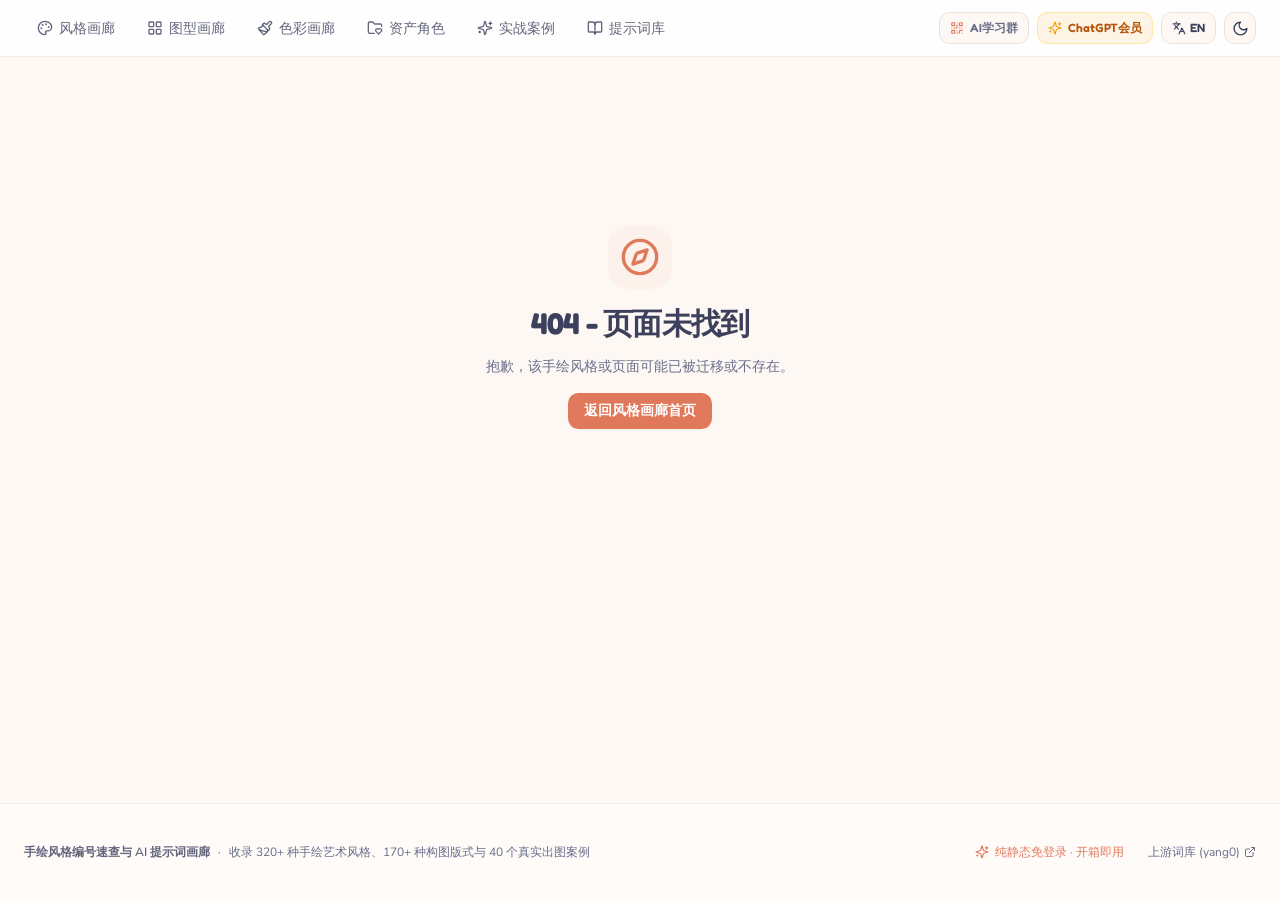
<file: 404/index.html>
<!DOCTYPE html><!--BzV_0UuFaINTMpuRF6rzm--><html lang="zh-CN"><head><meta charSet="utf-8"/><meta name="viewport" content="width=device-width, initial-scale=1"/><link rel="stylesheet" href="/_next/static/css/80470bcb0d909425.css" data-precedence="next"/><link rel="preload" as="script" fetchPriority="low" href="/_next/static/chunks/webpack-60785faceb2046e0.js"/><script src="/_next/static/chunks/4bd1b696-c023c6e3521b1417.js" async=""></script><script src="/_next/static/chunks/255-09fb0d129bb12f51.js" async=""></script><script src="/_next/static/chunks/main-app-30b45b6b07ead2e8.js" async=""></script><script src="/_next/static/chunks/137-3dc5d481a60df0d7.js" async=""></script><script src="/_next/static/chunks/619-ba102abea3e3d0e4.js" async=""></script><script src="/_next/static/chunks/141-52a8087c3ea4f1a8.js" async=""></script><script src="/_next/static/chunks/app/layout-4315e9d33d9eefcd.js" async=""></script><script src="/_next/static/chunks/app/not-found-9512807663727926.js" async=""></script><link rel="icon" href="/favicon.svg" type="image/svg+xml"/><link rel="preconnect" href="https://fonts.googleapis.com"/><link rel="preconnect" href="https://fonts.gstatic.com" crossorigin="anonymous"/><meta name="robots" content="noindex"/><title>手绘风格编号速查与 AI 提示词画廊</title><meta name="description" content="320+ 种手绘艺术风格速查，170+ 种小红书构图版式，36 种经典配色方案，40 个真实出图案例与交互式提示词拼装工坊。"/><meta property="og:title" content="手绘风格编号速查与 AI 提示词画廊"/><meta property="og:description" content="320+ 种手绘风格编号速查，点击即看高清细节，一键复制提示词与参考拼图。"/><meta property="og:image" content="https://inshub.github.io/handraw-style-site/og-banner.jpg"/><meta name="twitter:card" content="summary_large_image"/><meta name="twitter:title" content="手绘风格编号速查与 AI 提示词画廊"/><meta name="twitter:description" content="320+ 种手绘风格编号速查，点击即看高清细节，一键复制提示词与参考拼图。"/><meta name="twitter:image" content="https://inshub.github.io/handraw-style-site/og-banner.jpg"/><link rel="icon" href="/favicon.svg"/><link href="https://fonts.googleapis.com/css2?family=Fredoka:wght@500;600;700&amp;family=Nunito+Sans:ital,opsz,wght@0,6..12,400..700;1,6..12,400..700&amp;display=swap" rel="stylesheet"/><script src="/_next/static/chunks/polyfills-42372ed130431b0a.js" noModule=""></script></head><body class="min-h-screen bg-background text-foreground antialiased selection:bg-terracotta-soft selection:text-primary"><div hidden=""><!--$--><!--/$--></div><script>((a,b,c,d,e,f,g,h)=>{let i=document.documentElement,j=["light","dark"];function k(b){var c;(Array.isArray(a)?a:[a]).forEach(a=>{let c="class"===a,d=c&&f?e.map(a=>f[a]||a):e;c?(i.classList.remove(...d),i.classList.add(f&&f[b]?f[b]:b)):i.setAttribute(a,b)}),c=b,h&&j.includes(c)&&(i.style.colorScheme=c)}if(d)k(d);else try{let a=localStorage.getItem(b)||c,d=g&&"system"===a?window.matchMedia("(prefers-color-scheme: dark)").matches?"dark":"light":a;k(d)}catch(a){}})("class","theme","system",null,["light","dark"],null,true,true)</script><div class="flex min-h-screen flex-col"><header class="sticky top-0 z-40 w-full border-b border-border/70 bg-card/85 backdrop-blur-md transition-colors"><div class="max-w-[1440px] mx-auto flex h-14 items-center justify-between px-4 sm:px-6"><nav class="flex items-center gap-1 sm:gap-1.5 overflow-x-auto no-scrollbar py-1"><a class="inline-flex items-center gap-1.5 px-3 py-1.5 text-xs sm:text-sm font-semibold rounded-lg transition-all whitespace-nowrap active:scale-[0.98] text-foreground/80 hover:text-primary hover:bg-terracotta-soft border border-transparent hover:border-terracotta/20" href="/"><svg xmlns="http://www.w3.org/2000/svg" width="24" height="24" viewBox="0 0 24 24" fill="none" stroke="currentColor" stroke-width="2" stroke-linecap="round" stroke-linejoin="round" class="lucide lucide-palette h-3.5 w-3.5 sm:h-4 sm:w-4"><circle cx="13.5" cy="6.5" r=".5" fill="currentColor"></circle><circle cx="17.5" cy="10.5" r=".5" fill="currentColor"></circle><circle cx="8.5" cy="7.5" r=".5" fill="currentColor"></circle><circle cx="6.5" cy="12.5" r=".5" fill="currentColor"></circle><path d="M12 2C6.5 2 2 6.5 2 12s4.5 10 10 10c.926 0 1.648-.746 1.648-1.688 0-.437-.18-.835-.437-1.125-.29-.289-.438-.652-.438-1.125a1.64 1.64 0 0 1 1.668-1.668h1.996c3.051 0 5.555-2.503 5.555-5.554C21.965 6.012 17.461 2 12 2z"></path></svg><span class="font-heading font-medium">风格画廊</span></a><a class="inline-flex items-center gap-1.5 px-3 py-1.5 text-xs sm:text-sm font-semibold rounded-lg transition-all whitespace-nowrap active:scale-[0.98] text-foreground/80 hover:text-primary hover:bg-terracotta-soft border border-transparent hover:border-terracotta/20" href="/layouts/"><svg xmlns="http://www.w3.org/2000/svg" width="24" height="24" viewBox="0 0 24 24" fill="none" stroke="currentColor" stroke-width="2" stroke-linecap="round" stroke-linejoin="round" class="lucide lucide-layout-grid h-3.5 w-3.5 sm:h-4 sm:w-4"><rect width="7" height="7" x="3" y="3" rx="1"></rect><rect width="7" height="7" x="14" y="3" rx="1"></rect><rect width="7" height="7" x="14" y="14" rx="1"></rect><rect width="7" height="7" x="3" y="14" rx="1"></rect></svg><span class="font-heading font-medium">图型画廊</span></a><a class="inline-flex items-center gap-1.5 px-3 py-1.5 text-xs sm:text-sm font-semibold rounded-lg transition-all whitespace-nowrap active:scale-[0.98] text-foreground/80 hover:text-primary hover:bg-terracotta-soft border border-transparent hover:border-terracotta/20" href="/colors/"><svg xmlns="http://www.w3.org/2000/svg" width="24" height="24" viewBox="0 0 24 24" fill="none" stroke="currentColor" stroke-width="2" stroke-linecap="round" stroke-linejoin="round" class="lucide lucide-paintbrush h-3.5 w-3.5 sm:h-4 sm:w-4"><path d="m14.622 17.897-10.68-2.913"></path><path d="M18.376 2.622a1 1 0 1 1 3.002 3.002L17.36 9.643a.5.5 0 0 0 0 .707l.944.944a2.41 2.41 0 0 1 0 3.408l-.944.944a.5.5 0 0 1-.707 0L8.354 7.348a.5.5 0 0 1 0-.707l.944-.944a2.41 2.41 0 0 1 3.408 0l.944.944a.5.5 0 0 0 .707 0z"></path><path d="M9 8c-1.804 2.71-3.97 3.46-6.583 3.948a.507.507 0 0 0-.302.819l7.32 8.883a1 1 0 0 0 1.185.204C12.735 20.405 16 16.792 16 15"></path></svg><span class="font-heading font-medium">色彩画廊</span></a><a class="inline-flex items-center gap-1.5 px-3 py-1.5 text-xs sm:text-sm font-semibold rounded-lg transition-all whitespace-nowrap active:scale-[0.98] text-foreground/80 hover:text-primary hover:bg-terracotta-soft border border-transparent hover:border-terracotta/20" href="/assets/"><svg xmlns="http://www.w3.org/2000/svg" width="24" height="24" viewBox="0 0 24 24" fill="none" stroke="currentColor" stroke-width="2" stroke-linecap="round" stroke-linejoin="round" class="lucide lucide-folder-heart h-3.5 w-3.5 sm:h-4 sm:w-4"><path d="M11 20H4a2 2 0 0 1-2-2V5a2 2 0 0 1 2-2h3.9a2 2 0 0 1 1.69.9l.81 1.2a2 2 0 0 0 1.67.9H20a2 2 0 0 1 2 2v1.5"></path><path d="M13.9 17.45c-1.2-1.2-1.14-2.8-.2-3.73a2.43 2.43 0 0 1 3.44 0l.36.34.34-.34a2.43 2.43 0 0 1 3.45-.01c.95.95 1 2.53-.2 3.74L17.5 21Z"></path></svg><span class="font-heading font-medium">资产角色</span></a><a class="inline-flex items-center gap-1.5 px-3 py-1.5 text-xs sm:text-sm font-semibold rounded-lg transition-all whitespace-nowrap active:scale-[0.98] text-foreground/80 hover:text-primary hover:bg-terracotta-soft border border-transparent hover:border-terracotta/20" href="/cases/"><svg xmlns="http://www.w3.org/2000/svg" width="24" height="24" viewBox="0 0 24 24" fill="none" stroke="currentColor" stroke-width="2" stroke-linecap="round" stroke-linejoin="round" class="lucide lucide-sparkles h-3.5 w-3.5 sm:h-4 sm:w-4"><path d="M9.937 15.5A2 2 0 0 0 8.5 14.063l-6.135-1.582a.5.5 0 0 1 0-.962L8.5 9.936A2 2 0 0 0 9.937 8.5l1.582-6.135a.5.5 0 0 1 .963 0L14.063 8.5A2 2 0 0 0 15.5 9.937l6.135 1.581a.5.5 0 0 1 0 .964L15.5 14.063a2 2 0 0 0-1.437 1.437l-1.582 6.135a.5.5 0 0 1-.963 0z"></path><path d="M20 3v4"></path><path d="M22 5h-4"></path><path d="M4 17v2"></path><path d="M5 18H3"></path></svg><span class="font-heading font-medium">实战案例</span></a><a class="inline-flex items-center gap-1.5 px-3 py-1.5 text-xs sm:text-sm font-semibold rounded-lg transition-all whitespace-nowrap active:scale-[0.98] text-foreground/80 hover:text-primary hover:bg-terracotta-soft border border-transparent hover:border-terracotta/20" href="/tutorials/"><svg xmlns="http://www.w3.org/2000/svg" width="24" height="24" viewBox="0 0 24 24" fill="none" stroke="currentColor" stroke-width="2" stroke-linecap="round" stroke-linejoin="round" class="lucide lucide-book-open h-3.5 w-3.5 sm:h-4 sm:w-4"><path d="M12 7v14"></path><path d="M3 18a1 1 0 0 1-1-1V4a1 1 0 0 1 1-1h5a4 4 0 0 1 4 4 4 4 0 0 1 4-4h5a1 1 0 0 1 1 1v13a1 1 0 0 1-1 1h-6a3 3 0 0 0-3 3 3 3 0 0 0-3-3z"></path></svg><span class="font-heading font-medium">提示词库</span></a></nav><div class="flex items-center gap-1.5 sm:gap-2 ml-2 shrink-0"><button class="justify-center whitespace-nowrap ring-offset-background focus-visible:outline-none focus-visible:ring-2 focus-visible:ring-ring focus-visible:ring-offset-2 disabled:pointer-events-none disabled:opacity-50 select-none border bg-background hover:bg-accent hidden md:inline-flex items-center gap-1.5 px-2.5 h-8 text-xs font-semibold rounded-lg border-border hover:border-terracotta hover:text-primary transition-all text-muted-foreground active:scale-[0.98]" title="查看 AI 学习共进群二维码" type="button" aria-haspopup="dialog" aria-expanded="false" data-state="closed"><svg xmlns="http://www.w3.org/2000/svg" width="24" height="24" viewBox="0 0 24 24" fill="none" stroke="currentColor" stroke-width="2" stroke-linecap="round" stroke-linejoin="round" class="lucide lucide-qr-code h-3.5 w-3.5 text-terracotta"><rect width="5" height="5" x="3" y="3" rx="1"></rect><rect width="5" height="5" x="16" y="3" rx="1"></rect><rect width="5" height="5" x="3" y="16" rx="1"></rect><path d="M21 16h-3a2 2 0 0 0-2 2v3"></path><path d="M21 21v.01"></path><path d="M12 7v3a2 2 0 0 1-2 2H7"></path><path d="M3 12h.01"></path><path d="M12 3h.01"></path><path d="M12 16v.01"></path><path d="M16 12h1"></path><path d="M21 12v.01"></path><path d="M12 21v-1"></path></svg><span class="font-heading">AI学习群</span></button><a href="https://www.cchub.top/" target="_blank" rel="noopener noreferrer" class="group hidden lg:inline-flex items-center justify-center gap-1.5 px-2.5 h-8 text-xs font-semibold rounded-lg border border-amber-300/40 bg-amber-500/10 text-amber-700 dark:text-amber-400 hover:bg-amber-500/20 transition-all active:scale-[0.98]" title="访问 ChatGPT 会员专区"><div class="inline-flex items-center justify-center select-none cursor-pointer text-amber-500 group-hover:scale-110 transition-transform"><svg fill="none" height="14" stroke="currentColor" stroke-linecap="round" stroke-linejoin="round" stroke-width="2" viewBox="0 0 24 24" width="14" xmlns="http://www.w3.org/2000/svg"><path d="M9.937 15.5A2 2 0 0 0 8.5 14.063l-6.135-1.582a.5.5 0 0 1 0-.962L8.5 9.936A2 2 0 0 0 9.937 8.5l1.582-6.135a.5.5 0 0 1 .963 0L14.063 8.5A2 2 0 0 0 15.5 9.937l6.135 1.581a.5.5 0 0 1 0 .964L15.5 14.063a2 2 0 0 0-1.437 1.437l-1.582 6.135a.5.5 0 0 1-.963 0z"></path><path d="M20 3v4"></path><path d="M22 5h-4"></path><path d="M4 17v2"></path><path d="M5 18H3"></path></svg></div><span class="font-heading">ChatGPT会员</span></a><button class="inline-flex items-center justify-center whitespace-nowrap ring-offset-background focus-visible:outline-none focus-visible:ring-2 focus-visible:ring-ring focus-visible:ring-offset-2 disabled:pointer-events-none disabled:opacity-50 select-none border border-input bg-background hover:bg-accent h-8 px-2.5 text-xs font-semibold gap-1 rounded-lg hover:border-terracotta hover:text-primary transition-all active:scale-[0.98]" aria-label="Switch Language"><svg xmlns="http://www.w3.org/2000/svg" width="24" height="24" viewBox="0 0 24 24" fill="none" stroke="currentColor" stroke-width="2" stroke-linecap="round" stroke-linejoin="round" class="lucide lucide-languages h-3.5 w-3.5"><path d="m5 8 6 6"></path><path d="m4 14 6-6 2-3"></path><path d="M2 5h12"></path><path d="M7 2h1"></path><path d="m22 22-5-10-5 10"></path><path d="M14 18h6"></path></svg><span class="font-heading">EN</span></button><button class="inline-flex items-center justify-center whitespace-nowrap text-sm font-medium ring-offset-background focus-visible:outline-none focus-visible:ring-2 focus-visible:ring-ring focus-visible:ring-offset-2 disabled:pointer-events-none disabled:opacity-50 select-none border border-input bg-background hover:bg-accent h-8 w-8 rounded-lg hover:border-terracotta hover:text-primary transition-all active:scale-[0.98]" aria-label="Toggle theme"><div class="inline-flex items-center justify-center select-none cursor-pointer text-slate-700 dark:text-slate-200"><svg fill="none" height="17" stroke="currentColor" stroke-linecap="round" stroke-linejoin="round" stroke-width="2" viewBox="0 0 24 24" width="17" xmlns="http://www.w3.org/2000/svg"><path d="M12 3a6 6 0 0 0 9 9 9 9 0 1 1-9-9Z"></path></svg></div></button></div></div></header><main class="flex-1"><div class="flex min-h-[60vh] flex-col items-center justify-center text-center px-4 space-y-4"><div class="p-3 bg-terracotta-soft rounded-2xl text-primary"><svg xmlns="http://www.w3.org/2000/svg" width="24" height="24" viewBox="0 0 24 24" fill="none" stroke="currentColor" stroke-width="2" stroke-linecap="round" stroke-linejoin="round" class="lucide lucide-compass h-10 w-10 animate-spin"><path d="m16.24 7.76-1.804 5.411a2 2 0 0 1-1.265 1.265L7.76 16.24l1.804-5.411a2 2 0 0 1 1.265-1.265z"></path><circle cx="12" cy="12" r="10"></circle></svg></div><h1 class="text-3xl font-extrabold text-foreground">404 - 页面未找到</h1><p class="text-sm text-muted-foreground max-w-md">抱歉，该手绘风格或页面可能已被迁移或不存在。</p><a class="inline-flex items-center justify-center whitespace-nowrap rounded-lg text-sm ring-offset-background transition-all active:scale-[0.98] focus-visible:outline-none focus-visible:ring-2 focus-visible:ring-ring focus-visible:ring-offset-2 disabled:pointer-events-none disabled:opacity-50 select-none bg-primary text-primary-foreground hover:bg-terracotta-light shadow-sm h-9 px-4 py-2 font-bold" href="/">返回风格画廊首页</a></div><!--$--><!--/$--></main><footer class="w-full border-t border-border/60 bg-card/50 py-10 text-xs text-muted-foreground transition-colors mt-20"><div class="max-w-[1440px] mx-auto px-4 sm:px-6 flex flex-col md:flex-row items-center justify-between gap-4"><div class="flex flex-col sm:flex-row items-center gap-2 text-center sm:text-left"><span class="font-semibold text-foreground/80">手绘风格编号速查与 AI 提示词画廊</span><span class="hidden sm:inline">·</span><span>收录 320+ 种手绘艺术风格、170+ 种构图版式与 40 个真实出图案例</span></div><div class="flex items-center gap-6"><div class="flex items-center gap-1.5 text-primary"><svg xmlns="http://www.w3.org/2000/svg" width="24" height="24" viewBox="0 0 24 24" fill="none" stroke="currentColor" stroke-width="2" stroke-linecap="round" stroke-linejoin="round" class="lucide lucide-sparkles h-3.5 w-3.5"><path d="M9.937 15.5A2 2 0 0 0 8.5 14.063l-6.135-1.582a.5.5 0 0 1 0-.962L8.5 9.936A2 2 0 0 0 9.937 8.5l1.582-6.135a.5.5 0 0 1 .963 0L14.063 8.5A2 2 0 0 0 15.5 9.937l6.135 1.581a.5.5 0 0 1 0 .964L15.5 14.063a2 2 0 0 0-1.437 1.437l-1.582 6.135a.5.5 0 0 1-.963 0z"></path><path d="M20 3v4"></path><path d="M22 5h-4"></path><path d="M4 17v2"></path><path d="M5 18H3"></path></svg><span>纯静态免登录 · 开箱即用</span></div><a href="https://github.com/yang0/handraw-style" target="_blank" rel="noopener noreferrer" class="flex items-center gap-1 hover:text-primary transition-colors"><span>上游词库 (yang0)</span><svg xmlns="http://www.w3.org/2000/svg" width="24" height="24" viewBox="0 0 24 24" fill="none" stroke="currentColor" stroke-width="2" stroke-linecap="round" stroke-linejoin="round" class="lucide lucide-external-link h-3 w-3"><path d="M15 3h6v6"></path><path d="M10 14 21 3"></path><path d="M18 13v6a2 2 0 0 1-2 2H5a2 2 0 0 1-2-2V8a2 2 0 0 1 2-2h6"></path></svg></a></div></div></footer><button class="inline-flex items-center justify-center whitespace-nowrap text-sm font-medium ring-offset-background active:scale-[0.98] focus-visible:outline-none focus-visible:ring-2 focus-visible:ring-ring focus-visible:ring-offset-2 disabled:pointer-events-none disabled:opacity-50 select-none group fixed bottom-6 right-6 z-50 h-11 w-11 rounded-full shadow-lg transition-all duration-300 bg-primary hover:bg-terracotta-light text-white translate-y-4 opacity-0 pointer-events-none" aria-label="Scroll to top"><div class="inline-flex items-center justify-center select-none cursor-pointer group-hover:-translate-y-0.5 transition-transform"><svg fill="none" height="20" stroke="currentColor" stroke-linecap="round" stroke-linejoin="round" stroke-width="2" viewBox="0 0 24 24" width="20" xmlns="http://www.w3.org/2000/svg"><path d="m5 12 7-7 7 7"></path><path d="M12 19V5"></path></svg></div></button></div><script src="/_next/static/chunks/webpack-60785faceb2046e0.js" id="_R_" async=""></script><script>(self.__next_f=self.__next_f||[]).push([0])</script><script>self.__next_f.push([1,"1:\"$Sreact.fragment\"\n2:I[6579,[\"137\",\"static/chunks/137-3dc5d481a60df0d7.js\",\"619\",\"static/chunks/619-ba102abea3e3d0e4.js\",\"141\",\"static/chunks/141-52a8087c3ea4f1a8.js\",\"177\",\"static/chunks/app/layout-4315e9d33d9eefcd.js\"],\"ThemeProvider\"]\n3:I[979,[\"137\",\"static/chunks/137-3dc5d481a60df0d7.js\",\"619\",\"static/chunks/619-ba102abea3e3d0e4.js\",\"141\",\"static/chunks/141-52a8087c3ea4f1a8.js\",\"177\",\"static/chunks/app/layout-4315e9d33d9eefcd.js\"],\"LayoutClientWrapper\"]\n4:I[9766,[],\"\"]\n5:I[8924,[],\"\"]\n6:I[2619,[\"619\",\"static/chunks/619-ba102abea3e3d0e4.js\",\"345\",\"static/chunks/app/not-found-9512807663727926.js\"],\"\"]\n9:I[7150,[],\"\"]\n:HL[\"/_next/static/css/80470bcb0d909425.css\",\"style\"]\n"])</script><script>self.__next_f.push([1,"0:{\"P\":null,\"b\":\"BzV-0UuFaINTMpuRF6rzm\",\"p\":\"\",\"c\":[\"\",\"_not-found\",\"\"],\"i\":false,\"f\":[[[\"\",{\"children\":[\"/_not-found\",{\"children\":[\"__PAGE__\",{}]}]},\"$undefined\",\"$undefined\",true],[\"\",[\"$\",\"$1\",\"c\",{\"children\":[[[\"$\",\"link\",\"0\",{\"rel\":\"stylesheet\",\"href\":\"/_next/static/css/80470bcb0d909425.css\",\"precedence\":\"next\",\"crossOrigin\":\"$undefined\",\"nonce\":\"$undefined\"}]],[\"$\",\"html\",null,{\"lang\":\"zh-CN\",\"suppressHydrationWarning\":true,\"children\":[[\"$\",\"head\",null,{\"children\":[[\"$\",\"link\",null,{\"rel\":\"icon\",\"href\":\"/favicon.svg\",\"type\":\"image/svg+xml\"}],[\"$\",\"link\",null,{\"rel\":\"preconnect\",\"href\":\"https://fonts.googleapis.com\"}],[\"$\",\"link\",null,{\"rel\":\"preconnect\",\"href\":\"https://fonts.gstatic.com\",\"crossOrigin\":\"anonymous\"}],[\"$\",\"link\",null,{\"href\":\"https://fonts.googleapis.com/css2?family=Fredoka:wght@500;600;700\u0026family=Nunito+Sans:ital,opsz,wght@0,6..12,400..700;1,6..12,400..700\u0026display=swap\",\"rel\":\"stylesheet\"}]]}],[\"$\",\"body\",null,{\"className\":\"min-h-screen bg-background text-foreground antialiased selection:bg-terracotta-soft selection:text-primary\",\"children\":[\"$\",\"$L2\",null,{\"attribute\":\"class\",\"defaultTheme\":\"system\",\"enableSystem\":true,\"disableTransitionOnChange\":true,\"children\":[\"$\",\"$L3\",null,{\"children\":[\"$\",\"$L4\",null,{\"parallelRouterKey\":\"children\",\"error\":\"$undefined\",\"errorStyles\":\"$undefined\",\"errorScripts\":\"$undefined\",\"template\":[\"$\",\"$L5\",null,{}],\"templateStyles\":\"$undefined\",\"templateScripts\":\"$undefined\",\"notFound\":[[\"$\",\"div\",null,{\"className\":\"flex min-h-[60vh] flex-col items-center justify-center text-center px-4 space-y-4\",\"children\":[[\"$\",\"div\",null,{\"className\":\"p-3 bg-terracotta-soft rounded-2xl text-primary\",\"children\":[\"$\",\"svg\",null,{\"ref\":\"$undefined\",\"xmlns\":\"http://www.w3.org/2000/svg\",\"width\":24,\"height\":24,\"viewBox\":\"0 0 24 24\",\"fill\":\"none\",\"stroke\":\"currentColor\",\"strokeWidth\":2,\"strokeLinecap\":\"round\",\"strokeLinejoin\":\"round\",\"className\":\"lucide lucide-compass h-10 w-10 animate-spin\",\"children\":[[\"$\",\"path\",\"9ktpf1\",{\"d\":\"m16.24 7.76-1.804 5.411a2 2 0 0 1-1.265 1.265L7.76 16.24l1.804-5.411a2 2 0 0 1 1.265-1.265z\"}],[\"$\",\"circle\",\"1mglay\",{\"cx\":\"12\",\"cy\":\"12\",\"r\":\"10\"}],\"$undefined\"]}]}],[\"$\",\"h1\",null,{\"className\":\"text-3xl font-extrabold text-foreground\",\"children\":\"404 - 页面未找到\"}],[\"$\",\"p\",null,{\"className\":\"text-sm text-muted-foreground max-w-md\",\"children\":\"抱歉，该手绘风格或页面可能已被迁移或不存在。\"}],[\"$\",\"$L6\",null,{\"href\":\"/\",\"children\":\"返回风格画廊首页\",\"className\":\"inline-flex items-center justify-center whitespace-nowrap rounded-lg text-sm ring-offset-background transition-all active:scale-[0.98] focus-visible:outline-none focus-visible:ring-2 focus-visible:ring-ring focus-visible:ring-offset-2 disabled:pointer-events-none disabled:opacity-50 select-none bg-primary text-primary-foreground hover:bg-terracotta-light shadow-sm h-9 px-4 py-2 font-bold\",\"ref\":null}]]}],[]],\"forbidden\":\"$undefined\",\"unauthorized\":\"$undefined\"}]}]}]}]]}]]}],{\"children\":[\"/_not-found\",[\"$\",\"$1\",\"c\",{\"children\":[null,[\"$\",\"$L4\",null,{\"parallelRouterKey\":\"children\",\"error\":\"$undefined\",\"errorStyles\":\"$undefined\",\"errorScripts\":\"$undefined\",\"template\":[\"$\",\"$L5\",null,{}],\"templateStyles\":\"$undefined\",\"templateScripts\":\"$undefined\",\"notFound\":\"$undefined\",\"forbidden\":\"$undefined\",\"unauthorized\":\"$undefined\"}]]}],{\"children\":[\"__PAGE__\",[\"$\",\"$1\",\"c\",{\"children\":[[\"$\",\"div\",null,{\"className\":\"flex min-h-[60vh] flex-col items-center justify-center text-center px-4 space-y-4\",\"children\":[[\"$\",\"div\",null,{\"className\":\"p-3 bg-terracotta-soft rounded-2xl text-primary\",\"children\":[\"$\",\"svg\",null,{\"ref\":\"$undefined\",\"xmlns\":\"http://www.w3.org/2000/svg\",\"width\":24,\"height\":24,\"viewBox\":\"0 0 24 24\",\"fill\":\"none\",\"stroke\":\"currentColor\",\"strokeWidth\":2,\"strokeLinecap\":\"round\",\"strokeLinejoin\":\"round\",\"className\":\"lucide lucide-compass h-10 w-10 animate-spin\",\"children\":[[\"$\",\"path\",\"9ktpf1\",{\"d\":\"m16.24 7.76-1.804 5.411a2 2 0 0 1-1.265 1.265L7.76 16.24l1.804-5.411a2 2 0 0 1 1.265-1.265z\"}],[\"$\",\"circle\",\"1mglay\",{\"cx\":\"12\",\"cy\":\"12\",\"r\":\"10\"}],\"$undefined\"]}]}],[\"$\",\"h1\",null,{\"className\":\"text-3xl font-extrabold text-foreground\",\"children\":\"404 - 页面未找到\"}],[\"$\",\"p\",null,{\"className\":\"text-sm text-muted-foreground max-w-md\",\"children\":\"抱歉，该手绘风格或页面可能已被迁移或不存在。\"}],[\"$\",\"$L6\",null,{\"href\":\"/\",\"children\":\"返回风格画廊首页\",\"className\":\"inline-flex items-center justify-center whitespace-nowrap rounded-lg text-sm ring-offset-background transition-all active:scale-[0.98] focus-visible:outline-none focus-visible:ring-2 focus-visible:ring-ring focus-visible:ring-offset-2 disabled:pointer-events-none disabled:opacity-50 select-none bg-primary text-primary-foreground hover:bg-terracotta-light shadow-sm h-9 px-4 py-2 font-bold\",\"ref\":null}]]}],null,\"$L7\"]}],{},null,false]},null,false]},null,false],\"$L8\",false]],\"m\":\"$undefined\",\"G\":[\"$9\",[]],\"s\":false,\"S\":true}\n"])</script><script>self.__next_f.push([1,"a:I[4431,[],\"OutletBoundary\"]\nc:I[5278,[],\"AsyncMetadataOutlet\"]\ne:I[4431,[],\"ViewportBoundary\"]\n10:I[4431,[],\"MetadataBoundary\"]\n11:\"$Sreact.suspense\"\n7:[\"$\",\"$La\",null,{\"children\":[\"$Lb\",[\"$\",\"$Lc\",null,{\"promise\":\"$@d\"}]]}]\n8:[\"$\",\"$1\",\"h\",{\"children\":[[\"$\",\"meta\",null,{\"name\":\"robots\",\"content\":\"noindex\"}],[[\"$\",\"$Le\",null,{\"children\":\"$Lf\"}],null],[\"$\",\"$L10\",null,{\"children\":[\"$\",\"div\",null,{\"hidden\":true,\"children\":[\"$\",\"$11\",null,{\"fallback\":null,\"children\":\"$L12\"}]}]}]]}]\n"])</script><script>self.__next_f.push([1,"f:[[\"$\",\"meta\",\"0\",{\"charSet\":\"utf-8\"}],[\"$\",\"meta\",\"1\",{\"name\":\"viewport\",\"content\":\"width=device-width, initial-scale=1\"}]]\nb:null\n"])</script><script>self.__next_f.push([1,"13:I[622,[],\"IconMark\"]\n"])</script><script>self.__next_f.push([1,"d:{\"metadata\":[[\"$\",\"title\",\"0\",{\"children\":\"手绘风格编号速查与 AI 提示词画廊\"}],[\"$\",\"meta\",\"1\",{\"name\":\"description\",\"content\":\"320+ 种手绘艺术风格速查，170+ 种小红书构图版式，36 种经典配色方案，40 个真实出图案例与交互式提示词拼装工坊。\"}],[\"$\",\"meta\",\"2\",{\"property\":\"og:title\",\"content\":\"手绘风格编号速查与 AI 提示词画廊\"}],[\"$\",\"meta\",\"3\",{\"property\":\"og:description\",\"content\":\"320+ 种手绘风格编号速查，点击即看高清细节，一键复制提示词与参考拼图。\"}],[\"$\",\"meta\",\"4\",{\"property\":\"og:image\",\"content\":\"https://inshub.github.io/handraw-style-site/og-banner.jpg\"}],[\"$\",\"meta\",\"5\",{\"name\":\"twitter:card\",\"content\":\"summary_large_image\"}],[\"$\",\"meta\",\"6\",{\"name\":\"twitter:title\",\"content\":\"手绘风格编号速查与 AI 提示词画廊\"}],[\"$\",\"meta\",\"7\",{\"name\":\"twitter:description\",\"content\":\"320+ 种手绘风格编号速查，点击即看高清细节，一键复制提示词与参考拼图。\"}],[\"$\",\"meta\",\"8\",{\"name\":\"twitter:image\",\"content\":\"https://inshub.github.io/handraw-style-site/og-banner.jpg\"}],[\"$\",\"link\",\"9\",{\"rel\":\"icon\",\"href\":\"/favicon.svg\"}],[\"$\",\"$L13\",\"10\",{}]],\"error\":null,\"digest\":\"$undefined\"}\n"])</script><script>self.__next_f.push([1,"12:\"$d:metadata\"\n"])</script></body></html>
</file>
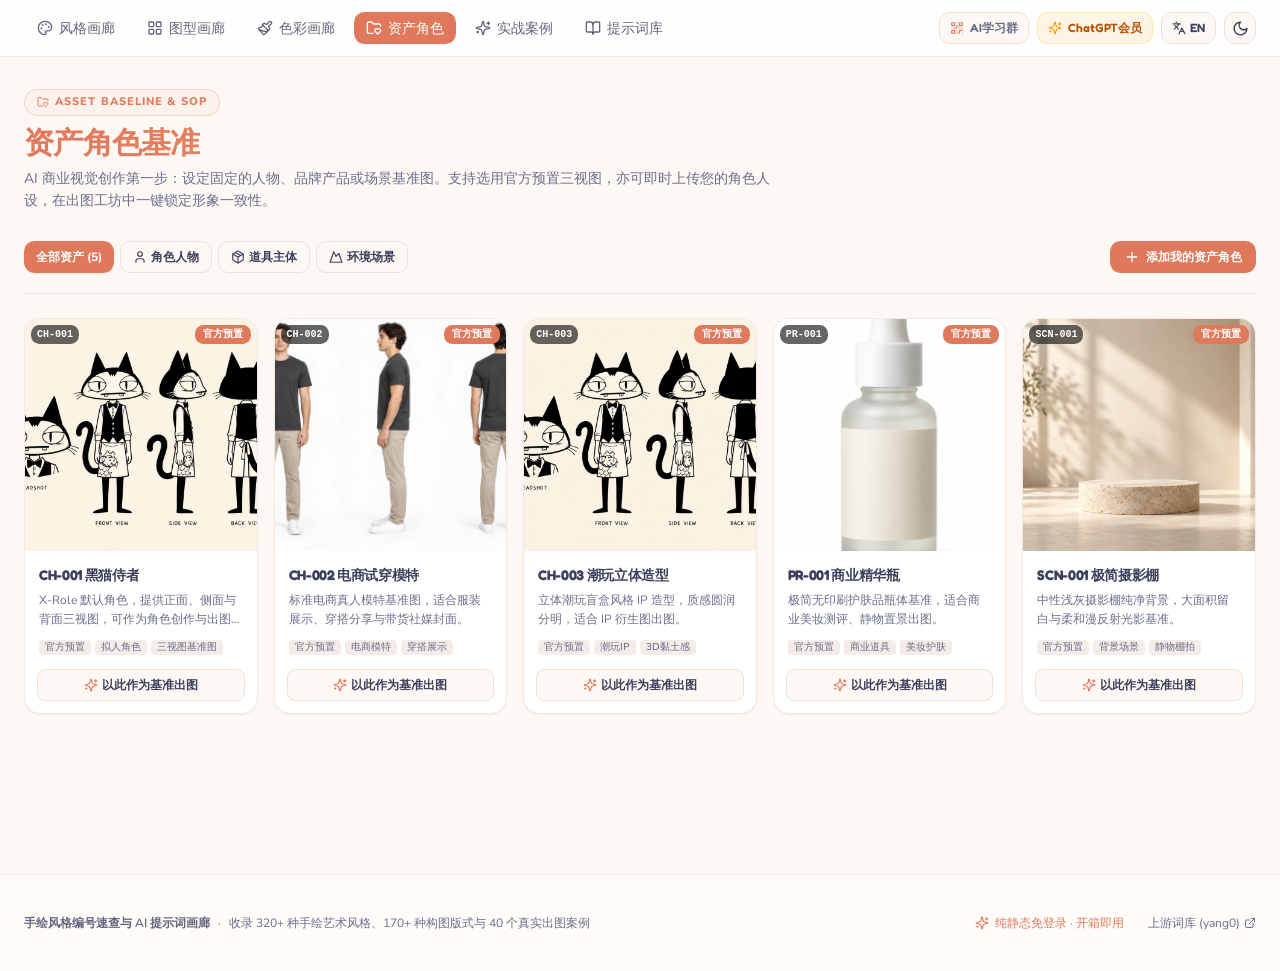
<file: assets/index.html>
<!DOCTYPE html><!--BzV_0UuFaINTMpuRF6rzm--><html lang="zh-CN"><head><meta charSet="utf-8"/><meta name="viewport" content="width=device-width, initial-scale=1"/><link rel="stylesheet" href="/_next/static/css/80470bcb0d909425.css" data-precedence="next"/><link rel="preload" as="script" fetchPriority="low" href="/_next/static/chunks/webpack-60785faceb2046e0.js"/><script src="/_next/static/chunks/4bd1b696-c023c6e3521b1417.js" async=""></script><script src="/_next/static/chunks/255-09fb0d129bb12f51.js" async=""></script><script src="/_next/static/chunks/main-app-30b45b6b07ead2e8.js" async=""></script><script src="/_next/static/chunks/137-3dc5d481a60df0d7.js" async=""></script><script src="/_next/static/chunks/619-ba102abea3e3d0e4.js" async=""></script><script src="/_next/static/chunks/141-52a8087c3ea4f1a8.js" async=""></script><script src="/_next/static/chunks/app/layout-4315e9d33d9eefcd.js" async=""></script><script src="/_next/static/chunks/app/not-found-9512807663727926.js" async=""></script><script src="/_next/static/chunks/app/assets/page-10d3ee8f644beebf.js" async=""></script><link rel="icon" href="/favicon.svg" type="image/svg+xml"/><link rel="preconnect" href="https://fonts.googleapis.com"/><link rel="preconnect" href="https://fonts.gstatic.com" crossorigin="anonymous"/><title>手绘风格编号速查与 AI 提示词画廊</title><meta name="description" content="320+ 种手绘艺术风格速查，170+ 种小红书构图版式，36 种经典配色方案，40 个真实出图案例与交互式提示词拼装工坊。"/><meta property="og:title" content="手绘风格编号速查与 AI 提示词画廊"/><meta property="og:description" content="320+ 种手绘风格编号速查，点击即看高清细节，一键复制提示词与参考拼图。"/><meta property="og:image" content="https://inshub.github.io/handraw-style-site/og-banner.jpg"/><meta name="twitter:card" content="summary_large_image"/><meta name="twitter:title" content="手绘风格编号速查与 AI 提示词画廊"/><meta name="twitter:description" content="320+ 种手绘风格编号速查，点击即看高清细节，一键复制提示词与参考拼图。"/><meta name="twitter:image" content="https://inshub.github.io/handraw-style-site/og-banner.jpg"/><link rel="icon" href="/favicon.svg"/><link href="https://fonts.googleapis.com/css2?family=Fredoka:wght@500;600;700&amp;family=Nunito+Sans:ital,opsz,wght@0,6..12,400..700;1,6..12,400..700&amp;display=swap" rel="stylesheet"/><script src="/_next/static/chunks/polyfills-42372ed130431b0a.js" noModule=""></script></head><body class="min-h-screen bg-background text-foreground antialiased selection:bg-terracotta-soft selection:text-primary"><div hidden=""><!--$--><!--/$--></div><script>((a,b,c,d,e,f,g,h)=>{let i=document.documentElement,j=["light","dark"];function k(b){var c;(Array.isArray(a)?a:[a]).forEach(a=>{let c="class"===a,d=c&&f?e.map(a=>f[a]||a):e;c?(i.classList.remove(...d),i.classList.add(f&&f[b]?f[b]:b)):i.setAttribute(a,b)}),c=b,h&&j.includes(c)&&(i.style.colorScheme=c)}if(d)k(d);else try{let a=localStorage.getItem(b)||c,d=g&&"system"===a?window.matchMedia("(prefers-color-scheme: dark)").matches?"dark":"light":a;k(d)}catch(a){}})("class","theme","system",null,["light","dark"],null,true,true)</script><div class="flex min-h-screen flex-col"><header class="sticky top-0 z-40 w-full border-b border-border/70 bg-card/85 backdrop-blur-md transition-colors"><div class="max-w-[1440px] mx-auto flex h-14 items-center justify-between px-4 sm:px-6"><nav class="flex items-center gap-1 sm:gap-1.5 overflow-x-auto no-scrollbar py-1"><a class="inline-flex items-center gap-1.5 px-3 py-1.5 text-xs sm:text-sm font-semibold rounded-lg transition-all whitespace-nowrap active:scale-[0.98] text-foreground/80 hover:text-primary hover:bg-terracotta-soft border border-transparent hover:border-terracotta/20" href="/"><svg xmlns="http://www.w3.org/2000/svg" width="24" height="24" viewBox="0 0 24 24" fill="none" stroke="currentColor" stroke-width="2" stroke-linecap="round" stroke-linejoin="round" class="lucide lucide-palette h-3.5 w-3.5 sm:h-4 sm:w-4"><circle cx="13.5" cy="6.5" r=".5" fill="currentColor"></circle><circle cx="17.5" cy="10.5" r=".5" fill="currentColor"></circle><circle cx="8.5" cy="7.5" r=".5" fill="currentColor"></circle><circle cx="6.5" cy="12.5" r=".5" fill="currentColor"></circle><path d="M12 2C6.5 2 2 6.5 2 12s4.5 10 10 10c.926 0 1.648-.746 1.648-1.688 0-.437-.18-.835-.437-1.125-.29-.289-.438-.652-.438-1.125a1.64 1.64 0 0 1 1.668-1.668h1.996c3.051 0 5.555-2.503 5.555-5.554C21.965 6.012 17.461 2 12 2z"></path></svg><span class="font-heading font-medium">风格画廊</span></a><a class="inline-flex items-center gap-1.5 px-3 py-1.5 text-xs sm:text-sm font-semibold rounded-lg transition-all whitespace-nowrap active:scale-[0.98] text-foreground/80 hover:text-primary hover:bg-terracotta-soft border border-transparent hover:border-terracotta/20" href="/layouts/"><svg xmlns="http://www.w3.org/2000/svg" width="24" height="24" viewBox="0 0 24 24" fill="none" stroke="currentColor" stroke-width="2" stroke-linecap="round" stroke-linejoin="round" class="lucide lucide-layout-grid h-3.5 w-3.5 sm:h-4 sm:w-4"><rect width="7" height="7" x="3" y="3" rx="1"></rect><rect width="7" height="7" x="14" y="3" rx="1"></rect><rect width="7" height="7" x="14" y="14" rx="1"></rect><rect width="7" height="7" x="3" y="14" rx="1"></rect></svg><span class="font-heading font-medium">图型画廊</span></a><a class="inline-flex items-center gap-1.5 px-3 py-1.5 text-xs sm:text-sm font-semibold rounded-lg transition-all whitespace-nowrap active:scale-[0.98] text-foreground/80 hover:text-primary hover:bg-terracotta-soft border border-transparent hover:border-terracotta/20" href="/colors/"><svg xmlns="http://www.w3.org/2000/svg" width="24" height="24" viewBox="0 0 24 24" fill="none" stroke="currentColor" stroke-width="2" stroke-linecap="round" stroke-linejoin="round" class="lucide lucide-paintbrush h-3.5 w-3.5 sm:h-4 sm:w-4"><path d="m14.622 17.897-10.68-2.913"></path><path d="M18.376 2.622a1 1 0 1 1 3.002 3.002L17.36 9.643a.5.5 0 0 0 0 .707l.944.944a2.41 2.41 0 0 1 0 3.408l-.944.944a.5.5 0 0 1-.707 0L8.354 7.348a.5.5 0 0 1 0-.707l.944-.944a2.41 2.41 0 0 1 3.408 0l.944.944a.5.5 0 0 0 .707 0z"></path><path d="M9 8c-1.804 2.71-3.97 3.46-6.583 3.948a.507.507 0 0 0-.302.819l7.32 8.883a1 1 0 0 0 1.185.204C12.735 20.405 16 16.792 16 15"></path></svg><span class="font-heading font-medium">色彩画廊</span></a><a class="inline-flex items-center gap-1.5 px-3 py-1.5 text-xs sm:text-sm font-semibold rounded-lg transition-all whitespace-nowrap active:scale-[0.98] bg-primary text-primary-foreground shadow-sm hover:bg-terracotta-light" href="/assets/"><svg xmlns="http://www.w3.org/2000/svg" width="24" height="24" viewBox="0 0 24 24" fill="none" stroke="currentColor" stroke-width="2" stroke-linecap="round" stroke-linejoin="round" class="lucide lucide-folder-heart h-3.5 w-3.5 sm:h-4 sm:w-4"><path d="M11 20H4a2 2 0 0 1-2-2V5a2 2 0 0 1 2-2h3.9a2 2 0 0 1 1.69.9l.81 1.2a2 2 0 0 0 1.67.9H20a2 2 0 0 1 2 2v1.5"></path><path d="M13.9 17.45c-1.2-1.2-1.14-2.8-.2-3.73a2.43 2.43 0 0 1 3.44 0l.36.34.34-.34a2.43 2.43 0 0 1 3.45-.01c.95.95 1 2.53-.2 3.74L17.5 21Z"></path></svg><span class="font-heading font-medium">资产角色</span></a><a class="inline-flex items-center gap-1.5 px-3 py-1.5 text-xs sm:text-sm font-semibold rounded-lg transition-all whitespace-nowrap active:scale-[0.98] text-foreground/80 hover:text-primary hover:bg-terracotta-soft border border-transparent hover:border-terracotta/20" href="/cases/"><svg xmlns="http://www.w3.org/2000/svg" width="24" height="24" viewBox="0 0 24 24" fill="none" stroke="currentColor" stroke-width="2" stroke-linecap="round" stroke-linejoin="round" class="lucide lucide-sparkles h-3.5 w-3.5 sm:h-4 sm:w-4"><path d="M9.937 15.5A2 2 0 0 0 8.5 14.063l-6.135-1.582a.5.5 0 0 1 0-.962L8.5 9.936A2 2 0 0 0 9.937 8.5l1.582-6.135a.5.5 0 0 1 .963 0L14.063 8.5A2 2 0 0 0 15.5 9.937l6.135 1.581a.5.5 0 0 1 0 .964L15.5 14.063a2 2 0 0 0-1.437 1.437l-1.582 6.135a.5.5 0 0 1-.963 0z"></path><path d="M20 3v4"></path><path d="M22 5h-4"></path><path d="M4 17v2"></path><path d="M5 18H3"></path></svg><span class="font-heading font-medium">实战案例</span></a><a class="inline-flex items-center gap-1.5 px-3 py-1.5 text-xs sm:text-sm font-semibold rounded-lg transition-all whitespace-nowrap active:scale-[0.98] text-foreground/80 hover:text-primary hover:bg-terracotta-soft border border-transparent hover:border-terracotta/20" href="/tutorials/"><svg xmlns="http://www.w3.org/2000/svg" width="24" height="24" viewBox="0 0 24 24" fill="none" stroke="currentColor" stroke-width="2" stroke-linecap="round" stroke-linejoin="round" class="lucide lucide-book-open h-3.5 w-3.5 sm:h-4 sm:w-4"><path d="M12 7v14"></path><path d="M3 18a1 1 0 0 1-1-1V4a1 1 0 0 1 1-1h5a4 4 0 0 1 4 4 4 4 0 0 1 4-4h5a1 1 0 0 1 1 1v13a1 1 0 0 1-1 1h-6a3 3 0 0 0-3 3 3 3 0 0 0-3-3z"></path></svg><span class="font-heading font-medium">提示词库</span></a></nav><div class="flex items-center gap-1.5 sm:gap-2 ml-2 shrink-0"><button class="justify-center whitespace-nowrap ring-offset-background focus-visible:outline-none focus-visible:ring-2 focus-visible:ring-ring focus-visible:ring-offset-2 disabled:pointer-events-none disabled:opacity-50 select-none border bg-background hover:bg-accent hidden md:inline-flex items-center gap-1.5 px-2.5 h-8 text-xs font-semibold rounded-lg border-border hover:border-terracotta hover:text-primary transition-all text-muted-foreground active:scale-[0.98]" title="查看 AI 学习共进群二维码" type="button" aria-haspopup="dialog" aria-expanded="false" data-state="closed"><svg xmlns="http://www.w3.org/2000/svg" width="24" height="24" viewBox="0 0 24 24" fill="none" stroke="currentColor" stroke-width="2" stroke-linecap="round" stroke-linejoin="round" class="lucide lucide-qr-code h-3.5 w-3.5 text-terracotta"><rect width="5" height="5" x="3" y="3" rx="1"></rect><rect width="5" height="5" x="16" y="3" rx="1"></rect><rect width="5" height="5" x="3" y="16" rx="1"></rect><path d="M21 16h-3a2 2 0 0 0-2 2v3"></path><path d="M21 21v.01"></path><path d="M12 7v3a2 2 0 0 1-2 2H7"></path><path d="M3 12h.01"></path><path d="M12 3h.01"></path><path d="M12 16v.01"></path><path d="M16 12h1"></path><path d="M21 12v.01"></path><path d="M12 21v-1"></path></svg><span class="font-heading">AI学习群</span></button><a href="https://www.cchub.top/" target="_blank" rel="noopener noreferrer" class="group hidden lg:inline-flex items-center justify-center gap-1.5 px-2.5 h-8 text-xs font-semibold rounded-lg border border-amber-300/40 bg-amber-500/10 text-amber-700 dark:text-amber-400 hover:bg-amber-500/20 transition-all active:scale-[0.98]" title="访问 ChatGPT 会员专区"><div class="inline-flex items-center justify-center select-none cursor-pointer text-amber-500 group-hover:scale-110 transition-transform"><svg fill="none" height="14" stroke="currentColor" stroke-linecap="round" stroke-linejoin="round" stroke-width="2" viewBox="0 0 24 24" width="14" xmlns="http://www.w3.org/2000/svg"><path d="M9.937 15.5A2 2 0 0 0 8.5 14.063l-6.135-1.582a.5.5 0 0 1 0-.962L8.5 9.936A2 2 0 0 0 9.937 8.5l1.582-6.135a.5.5 0 0 1 .963 0L14.063 8.5A2 2 0 0 0 15.5 9.937l6.135 1.581a.5.5 0 0 1 0 .964L15.5 14.063a2 2 0 0 0-1.437 1.437l-1.582 6.135a.5.5 0 0 1-.963 0z"></path><path d="M20 3v4"></path><path d="M22 5h-4"></path><path d="M4 17v2"></path><path d="M5 18H3"></path></svg></div><span class="font-heading">ChatGPT会员</span></a><button class="inline-flex items-center justify-center whitespace-nowrap ring-offset-background focus-visible:outline-none focus-visible:ring-2 focus-visible:ring-ring focus-visible:ring-offset-2 disabled:pointer-events-none disabled:opacity-50 select-none border border-input bg-background hover:bg-accent h-8 px-2.5 text-xs font-semibold gap-1 rounded-lg hover:border-terracotta hover:text-primary transition-all active:scale-[0.98]" aria-label="Switch Language"><svg xmlns="http://www.w3.org/2000/svg" width="24" height="24" viewBox="0 0 24 24" fill="none" stroke="currentColor" stroke-width="2" stroke-linecap="round" stroke-linejoin="round" class="lucide lucide-languages h-3.5 w-3.5"><path d="m5 8 6 6"></path><path d="m4 14 6-6 2-3"></path><path d="M2 5h12"></path><path d="M7 2h1"></path><path d="m22 22-5-10-5 10"></path><path d="M14 18h6"></path></svg><span class="font-heading">EN</span></button><button class="inline-flex items-center justify-center whitespace-nowrap text-sm font-medium ring-offset-background focus-visible:outline-none focus-visible:ring-2 focus-visible:ring-ring focus-visible:ring-offset-2 disabled:pointer-events-none disabled:opacity-50 select-none border border-input bg-background hover:bg-accent h-8 w-8 rounded-lg hover:border-terracotta hover:text-primary transition-all active:scale-[0.98]" aria-label="Toggle theme"><div class="inline-flex items-center justify-center select-none cursor-pointer text-slate-700 dark:text-slate-200"><svg fill="none" height="17" stroke="currentColor" stroke-linecap="round" stroke-linejoin="round" stroke-width="2" viewBox="0 0 24 24" width="17" xmlns="http://www.w3.org/2000/svg"><path d="M12 3a6 6 0 0 0 9 9 9 9 0 1 1-9-9Z"></path></svg></div></button></div></div></header><main class="flex-1"><div class="max-w-[1440px] mx-auto px-4 sm:px-6 py-8 pb-20 space-y-6"><div class="space-y-2"><div class="inline-flex items-center gap-1.5 px-3 py-1 rounded-full text-[11px] font-extrabold uppercase tracking-widest text-primary bg-terracotta-soft border border-terracotta/25 shadow-2xs"><svg xmlns="http://www.w3.org/2000/svg" width="24" height="24" viewBox="0 0 24 24" fill="none" stroke="currentColor" stroke-width="2" stroke-linecap="round" stroke-linejoin="round" class="lucide lucide-folder-heart h-3 w-3"><path d="M11 20H4a2 2 0 0 1-2-2V5a2 2 0 0 1 2-2h3.9a2 2 0 0 1 1.69.9l.81 1.2a2 2 0 0 0 1.67.9H20a2 2 0 0 1 2 2v1.5"></path><path d="M13.9 17.45c-1.2-1.2-1.14-2.8-.2-3.73a2.43 2.43 0 0 1 3.44 0l.36.34.34-.34a2.43 2.43 0 0 1 3.45-.01c.95.95 1 2.53-.2 3.74L17.5 21Z"></path></svg><span>ASSET BASELINE &amp; SOP</span></div><h1 class="text-2xl sm:text-3xl font-extrabold gradient-warm-text">资产角色基准</h1><p class="text-sm text-muted-foreground max-w-3xl leading-relaxed">AI 商业视觉创作第一步：设定固定的人物、品牌产品或场景基准图。支持选用官方预置三视图，亦可即时上传您的角色人设，在出图工坊中一键锁定形象一致性。</p></div><div class="space-y-6"><div class="flex flex-col sm:flex-row items-stretch sm:items-center justify-between gap-4 border-b border-border/80 pb-4"><div class="flex items-center gap-1.5 overflow-x-auto no-scrollbar py-1"><button class="inline-flex items-center justify-center whitespace-nowrap ring-offset-background transition-all focus-visible:outline-none focus-visible:ring-2 focus-visible:ring-ring focus-visible:ring-offset-2 disabled:pointer-events-none disabled:opacity-50 select-none bg-primary text-primary-foreground hover:bg-terracotta-light shadow-sm text-xs font-bold h-8 rounded-lg px-3 active:scale-[0.98]"><span>全部资产 (<!-- -->5<!-- -->)</span></button><button class="inline-flex items-center justify-center whitespace-nowrap ring-offset-background transition-all focus-visible:outline-none focus-visible:ring-2 focus-visible:ring-ring focus-visible:ring-offset-2 disabled:pointer-events-none disabled:opacity-50 select-none border border-input bg-background hover:bg-accent hover:text-accent-foreground text-xs font-bold h-8 rounded-lg px-3 gap-1 active:scale-[0.98]"><svg xmlns="http://www.w3.org/2000/svg" width="24" height="24" viewBox="0 0 24 24" fill="none" stroke="currentColor" stroke-width="2" stroke-linecap="round" stroke-linejoin="round" class="lucide lucide-user h-3.5 w-3.5"><path d="M19 21v-2a4 4 0 0 0-4-4H9a4 4 0 0 0-4 4v2"></path><circle cx="12" cy="7" r="4"></circle></svg><span>角色人物</span></button><button class="inline-flex items-center justify-center whitespace-nowrap ring-offset-background transition-all focus-visible:outline-none focus-visible:ring-2 focus-visible:ring-ring focus-visible:ring-offset-2 disabled:pointer-events-none disabled:opacity-50 select-none border border-input bg-background hover:bg-accent hover:text-accent-foreground text-xs font-bold h-8 rounded-lg px-3 gap-1 active:scale-[0.98]"><svg xmlns="http://www.w3.org/2000/svg" width="24" height="24" viewBox="0 0 24 24" fill="none" stroke="currentColor" stroke-width="2" stroke-linecap="round" stroke-linejoin="round" class="lucide lucide-package h-3.5 w-3.5"><path d="M11 21.73a2 2 0 0 0 2 0l7-4A2 2 0 0 0 21 16V8a2 2 0 0 0-1-1.73l-7-4a2 2 0 0 0-2 0l-7 4A2 2 0 0 0 3 8v8a2 2 0 0 0 1 1.73z"></path><path d="M12 22V12"></path><path d="m3.3 7 7.703 4.734a2 2 0 0 0 1.994 0L20.7 7"></path><path d="m7.5 4.27 9 5.15"></path></svg><span>道具主体</span></button><button class="inline-flex items-center justify-center whitespace-nowrap ring-offset-background transition-all focus-visible:outline-none focus-visible:ring-2 focus-visible:ring-ring focus-visible:ring-offset-2 disabled:pointer-events-none disabled:opacity-50 select-none border border-input bg-background hover:bg-accent hover:text-accent-foreground text-xs font-bold h-8 rounded-lg px-3 gap-1 active:scale-[0.98]"><svg xmlns="http://www.w3.org/2000/svg" width="24" height="24" viewBox="0 0 24 24" fill="none" stroke="currentColor" stroke-width="2" stroke-linecap="round" stroke-linejoin="round" class="lucide lucide-mountain h-3.5 w-3.5"><path d="m8 3 4 8 5-5 5 15H2L8 3z"></path></svg><span>环境场景</span></button></div><button class="inline-flex items-center justify-center whitespace-nowrap ring-offset-background transition-all focus-visible:outline-none focus-visible:ring-2 focus-visible:ring-ring focus-visible:ring-offset-2 disabled:pointer-events-none disabled:opacity-50 select-none bg-primary text-primary-foreground hover:bg-terracotta-light text-xs gap-1.5 font-bold h-8 rounded-lg px-3.5 shrink-0 shadow-xs active:scale-[0.98]" type="button" aria-haspopup="dialog" aria-expanded="false" data-state="closed"><svg xmlns="http://www.w3.org/2000/svg" width="24" height="24" viewBox="0 0 24 24" fill="none" stroke="currentColor" stroke-width="2" stroke-linecap="round" stroke-linejoin="round" class="lucide lucide-plus h-4 w-4"><path d="M5 12h14"></path><path d="M12 5v14"></path></svg><span>添加我的资产角色</span></button></div><div class="grid grid-cols-1 sm:grid-cols-2 md:grid-cols-3 lg:grid-cols-4 xl:grid-cols-5 gap-4"><div class="border text-card-foreground shadow-sm overflow-hidden rounded-xl border-border/70 bg-card group flex flex-col justify-between hover:border-terracotta/60 hover:-translate-y-1.5 hover:shadow-warm-glow transition-all duration-300 select-none"><div><div class="relative aspect-square w-full bg-muted/60 overflow-hidden"><img src="/assets/images/characters/CH-001.webp" alt="CH-001 黑猫侍者" loading="lazy" class="w-full h-full object-cover group-hover:scale-105 transition-transform duration-500"/><span class="absolute top-1.5 left-1.5 px-1.5 py-0.5 rounded-md text-[10px] font-mono font-bold bg-black/60 text-white backdrop-blur-md shadow-2xs">CH-001</span><span class="absolute top-1.5 right-1.5 px-2 py-0.5 rounded-md text-[10px] font-bold bg-primary text-white shadow-2xs">官方预置</span></div><div class="p-3.5 space-y-1.5"><div class="flex items-center justify-between"><h3 class="font-bold text-sm text-foreground truncate block">CH-001 黑猫侍者</h3></div><p class="text-xs text-muted-foreground line-clamp-2 leading-relaxed">X-Role 默认角色，提供正面、侧面与背面三视图，可作为角色创作与出图的形象参考。</p><div class="flex flex-wrap gap-1 pt-1"><span class="text-[10px] px-1.5 py-0.2 rounded font-medium bg-secondary text-muted-foreground">官方预置</span><span class="text-[10px] px-1.5 py-0.2 rounded font-medium bg-secondary text-muted-foreground">拟人角色</span><span class="text-[10px] px-1.5 py-0.2 rounded font-medium bg-secondary text-muted-foreground">三视图基准图</span></div></div></div><div class="p-3 pt-0"><a class="inline-flex items-center justify-center whitespace-nowrap ring-offset-background transition-all active:scale-[0.98] focus-visible:outline-none focus-visible:ring-2 focus-visible:ring-ring focus-visible:ring-offset-2 disabled:pointer-events-none disabled:opacity-50 select-none border border-input bg-background hover:bg-accent h-8 rounded-md px-3 w-full text-xs font-bold hover:border-terracotta hover:text-primary gap-1" href="/tutorials/?asset=CH-001"><svg xmlns="http://www.w3.org/2000/svg" width="24" height="24" viewBox="0 0 24 24" fill="none" stroke="currentColor" stroke-width="2" stroke-linecap="round" stroke-linejoin="round" class="lucide lucide-sparkles h-3.5 w-3.5 text-terracotta"><path d="M9.937 15.5A2 2 0 0 0 8.5 14.063l-6.135-1.582a.5.5 0 0 1 0-.962L8.5 9.936A2 2 0 0 0 9.937 8.5l1.582-6.135a.5.5 0 0 1 .963 0L14.063 8.5A2 2 0 0 0 15.5 9.937l6.135 1.581a.5.5 0 0 1 0 .964L15.5 14.063a2 2 0 0 0-1.437 1.437l-1.582 6.135a.5.5 0 0 1-.963 0z"></path><path d="M20 3v4"></path><path d="M22 5h-4"></path><path d="M4 17v2"></path><path d="M5 18H3"></path></svg><span>以此作为基准出图</span></a></div></div><div class="border text-card-foreground shadow-sm overflow-hidden rounded-xl border-border/70 bg-card group flex flex-col justify-between hover:border-terracotta/60 hover:-translate-y-1.5 hover:shadow-warm-glow transition-all duration-300 select-none"><div><div class="relative aspect-square w-full bg-muted/60 overflow-hidden"><img src="/assets/images/characters/CH-002.webp" alt="CH-002 电商试穿模特" loading="lazy" class="w-full h-full object-cover group-hover:scale-105 transition-transform duration-500"/><span class="absolute top-1.5 left-1.5 px-1.5 py-0.5 rounded-md text-[10px] font-mono font-bold bg-black/60 text-white backdrop-blur-md shadow-2xs">CH-002</span><span class="absolute top-1.5 right-1.5 px-2 py-0.5 rounded-md text-[10px] font-bold bg-primary text-white shadow-2xs">官方预置</span></div><div class="p-3.5 space-y-1.5"><div class="flex items-center justify-between"><h3 class="font-bold text-sm text-foreground truncate block">CH-002 电商试穿模特</h3></div><p class="text-xs text-muted-foreground line-clamp-2 leading-relaxed">标准电商真人模特基准图，适合服装展示、穿搭分享与带货社媒封面。</p><div class="flex flex-wrap gap-1 pt-1"><span class="text-[10px] px-1.5 py-0.2 rounded font-medium bg-secondary text-muted-foreground">官方预置</span><span class="text-[10px] px-1.5 py-0.2 rounded font-medium bg-secondary text-muted-foreground">电商模特</span><span class="text-[10px] px-1.5 py-0.2 rounded font-medium bg-secondary text-muted-foreground">穿搭展示</span></div></div></div><div class="p-3 pt-0"><a class="inline-flex items-center justify-center whitespace-nowrap ring-offset-background transition-all active:scale-[0.98] focus-visible:outline-none focus-visible:ring-2 focus-visible:ring-ring focus-visible:ring-offset-2 disabled:pointer-events-none disabled:opacity-50 select-none border border-input bg-background hover:bg-accent h-8 rounded-md px-3 w-full text-xs font-bold hover:border-terracotta hover:text-primary gap-1" href="/tutorials/?asset=CH-002"><svg xmlns="http://www.w3.org/2000/svg" width="24" height="24" viewBox="0 0 24 24" fill="none" stroke="currentColor" stroke-width="2" stroke-linecap="round" stroke-linejoin="round" class="lucide lucide-sparkles h-3.5 w-3.5 text-terracotta"><path d="M9.937 15.5A2 2 0 0 0 8.5 14.063l-6.135-1.582a.5.5 0 0 1 0-.962L8.5 9.936A2 2 0 0 0 9.937 8.5l1.582-6.135a.5.5 0 0 1 .963 0L14.063 8.5A2 2 0 0 0 15.5 9.937l6.135 1.581a.5.5 0 0 1 0 .964L15.5 14.063a2 2 0 0 0-1.437 1.437l-1.582 6.135a.5.5 0 0 1-.963 0z"></path><path d="M20 3v4"></path><path d="M22 5h-4"></path><path d="M4 17v2"></path><path d="M5 18H3"></path></svg><span>以此作为基准出图</span></a></div></div><div class="border text-card-foreground shadow-sm overflow-hidden rounded-xl border-border/70 bg-card group flex flex-col justify-between hover:border-terracotta/60 hover:-translate-y-1.5 hover:shadow-warm-glow transition-all duration-300 select-none"><div><div class="relative aspect-square w-full bg-muted/60 overflow-hidden"><img src="/assets/images/characters/CH-003.webp" alt="CH-003 潮玩立体造型" loading="lazy" class="w-full h-full object-cover group-hover:scale-105 transition-transform duration-500"/><span class="absolute top-1.5 left-1.5 px-1.5 py-0.5 rounded-md text-[10px] font-mono font-bold bg-black/60 text-white backdrop-blur-md shadow-2xs">CH-003</span><span class="absolute top-1.5 right-1.5 px-2 py-0.5 rounded-md text-[10px] font-bold bg-primary text-white shadow-2xs">官方预置</span></div><div class="p-3.5 space-y-1.5"><div class="flex items-center justify-between"><h3 class="font-bold text-sm text-foreground truncate block">CH-003 潮玩立体造型</h3></div><p class="text-xs text-muted-foreground line-clamp-2 leading-relaxed">立体潮玩盲盒风格 IP 造型，质感圆润分明，适合 IP 衍生图出图。</p><div class="flex flex-wrap gap-1 pt-1"><span class="text-[10px] px-1.5 py-0.2 rounded font-medium bg-secondary text-muted-foreground">官方预置</span><span class="text-[10px] px-1.5 py-0.2 rounded font-medium bg-secondary text-muted-foreground">潮玩IP</span><span class="text-[10px] px-1.5 py-0.2 rounded font-medium bg-secondary text-muted-foreground">3D黏土感</span></div></div></div><div class="p-3 pt-0"><a class="inline-flex items-center justify-center whitespace-nowrap ring-offset-background transition-all active:scale-[0.98] focus-visible:outline-none focus-visible:ring-2 focus-visible:ring-ring focus-visible:ring-offset-2 disabled:pointer-events-none disabled:opacity-50 select-none border border-input bg-background hover:bg-accent h-8 rounded-md px-3 w-full text-xs font-bold hover:border-terracotta hover:text-primary gap-1" href="/tutorials/?asset=CH-003"><svg xmlns="http://www.w3.org/2000/svg" width="24" height="24" viewBox="0 0 24 24" fill="none" stroke="currentColor" stroke-width="2" stroke-linecap="round" stroke-linejoin="round" class="lucide lucide-sparkles h-3.5 w-3.5 text-terracotta"><path d="M9.937 15.5A2 2 0 0 0 8.5 14.063l-6.135-1.582a.5.5 0 0 1 0-.962L8.5 9.936A2 2 0 0 0 9.937 8.5l1.582-6.135a.5.5 0 0 1 .963 0L14.063 8.5A2 2 0 0 0 15.5 9.937l6.135 1.581a.5.5 0 0 1 0 .964L15.5 14.063a2 2 0 0 0-1.437 1.437l-1.582 6.135a.5.5 0 0 1-.963 0z"></path><path d="M20 3v4"></path><path d="M22 5h-4"></path><path d="M4 17v2"></path><path d="M5 18H3"></path></svg><span>以此作为基准出图</span></a></div></div><div class="border text-card-foreground shadow-sm overflow-hidden rounded-xl border-border/70 bg-card group flex flex-col justify-between hover:border-terracotta/60 hover:-translate-y-1.5 hover:shadow-warm-glow transition-all duration-300 select-none"><div><div class="relative aspect-square w-full bg-muted/60 overflow-hidden"><img src="/assets/images/props/PR-001.webp" alt="PR-001 商业精华瓶" loading="lazy" class="w-full h-full object-cover group-hover:scale-105 transition-transform duration-500"/><span class="absolute top-1.5 left-1.5 px-1.5 py-0.5 rounded-md text-[10px] font-mono font-bold bg-black/60 text-white backdrop-blur-md shadow-2xs">PR-001</span><span class="absolute top-1.5 right-1.5 px-2 py-0.5 rounded-md text-[10px] font-bold bg-primary text-white shadow-2xs">官方预置</span></div><div class="p-3.5 space-y-1.5"><div class="flex items-center justify-between"><h3 class="font-bold text-sm text-foreground truncate block">PR-001 商业精华瓶</h3></div><p class="text-xs text-muted-foreground line-clamp-2 leading-relaxed">极简无印刷护肤品瓶体基准，适合商业美妆测评、静物置景出图。</p><div class="flex flex-wrap gap-1 pt-1"><span class="text-[10px] px-1.5 py-0.2 rounded font-medium bg-secondary text-muted-foreground">官方预置</span><span class="text-[10px] px-1.5 py-0.2 rounded font-medium bg-secondary text-muted-foreground">商业道具</span><span class="text-[10px] px-1.5 py-0.2 rounded font-medium bg-secondary text-muted-foreground">美妆护肤</span></div></div></div><div class="p-3 pt-0"><a class="inline-flex items-center justify-center whitespace-nowrap ring-offset-background transition-all active:scale-[0.98] focus-visible:outline-none focus-visible:ring-2 focus-visible:ring-ring focus-visible:ring-offset-2 disabled:pointer-events-none disabled:opacity-50 select-none border border-input bg-background hover:bg-accent h-8 rounded-md px-3 w-full text-xs font-bold hover:border-terracotta hover:text-primary gap-1" href="/tutorials/?asset=PR-001"><svg xmlns="http://www.w3.org/2000/svg" width="24" height="24" viewBox="0 0 24 24" fill="none" stroke="currentColor" stroke-width="2" stroke-linecap="round" stroke-linejoin="round" class="lucide lucide-sparkles h-3.5 w-3.5 text-terracotta"><path d="M9.937 15.5A2 2 0 0 0 8.5 14.063l-6.135-1.582a.5.5 0 0 1 0-.962L8.5 9.936A2 2 0 0 0 9.937 8.5l1.582-6.135a.5.5 0 0 1 .963 0L14.063 8.5A2 2 0 0 0 15.5 9.937l6.135 1.581a.5.5 0 0 1 0 .964L15.5 14.063a2 2 0 0 0-1.437 1.437l-1.582 6.135a.5.5 0 0 1-.963 0z"></path><path d="M20 3v4"></path><path d="M22 5h-4"></path><path d="M4 17v2"></path><path d="M5 18H3"></path></svg><span>以此作为基准出图</span></a></div></div><div class="border text-card-foreground shadow-sm overflow-hidden rounded-xl border-border/70 bg-card group flex flex-col justify-between hover:border-terracotta/60 hover:-translate-y-1.5 hover:shadow-warm-glow transition-all duration-300 select-none"><div><div class="relative aspect-square w-full bg-muted/60 overflow-hidden"><img src="/assets/images/scenes/SCN-001.webp" alt="SCN-001 极简摄影棚" loading="lazy" class="w-full h-full object-cover group-hover:scale-105 transition-transform duration-500"/><span class="absolute top-1.5 left-1.5 px-1.5 py-0.5 rounded-md text-[10px] font-mono font-bold bg-black/60 text-white backdrop-blur-md shadow-2xs">SCN-001</span><span class="absolute top-1.5 right-1.5 px-2 py-0.5 rounded-md text-[10px] font-bold bg-primary text-white shadow-2xs">官方预置</span></div><div class="p-3.5 space-y-1.5"><div class="flex items-center justify-between"><h3 class="font-bold text-sm text-foreground truncate block">SCN-001 极简摄影棚</h3></div><p class="text-xs text-muted-foreground line-clamp-2 leading-relaxed">中性浅灰摄影棚纯净背景，大面积留白与柔和漫反射光影基准。</p><div class="flex flex-wrap gap-1 pt-1"><span class="text-[10px] px-1.5 py-0.2 rounded font-medium bg-secondary text-muted-foreground">官方预置</span><span class="text-[10px] px-1.5 py-0.2 rounded font-medium bg-secondary text-muted-foreground">背景场景</span><span class="text-[10px] px-1.5 py-0.2 rounded font-medium bg-secondary text-muted-foreground">静物棚拍</span></div></div></div><div class="p-3 pt-0"><a class="inline-flex items-center justify-center whitespace-nowrap ring-offset-background transition-all active:scale-[0.98] focus-visible:outline-none focus-visible:ring-2 focus-visible:ring-ring focus-visible:ring-offset-2 disabled:pointer-events-none disabled:opacity-50 select-none border border-input bg-background hover:bg-accent h-8 rounded-md px-3 w-full text-xs font-bold hover:border-terracotta hover:text-primary gap-1" href="/tutorials/?asset=SCN-001"><svg xmlns="http://www.w3.org/2000/svg" width="24" height="24" viewBox="0 0 24 24" fill="none" stroke="currentColor" stroke-width="2" stroke-linecap="round" stroke-linejoin="round" class="lucide lucide-sparkles h-3.5 w-3.5 text-terracotta"><path d="M9.937 15.5A2 2 0 0 0 8.5 14.063l-6.135-1.582a.5.5 0 0 1 0-.962L8.5 9.936A2 2 0 0 0 9.937 8.5l1.582-6.135a.5.5 0 0 1 .963 0L14.063 8.5A2 2 0 0 0 15.5 9.937l6.135 1.581a.5.5 0 0 1 0 .964L15.5 14.063a2 2 0 0 0-1.437 1.437l-1.582 6.135a.5.5 0 0 1-.963 0z"></path><path d="M20 3v4"></path><path d="M22 5h-4"></path><path d="M4 17v2"></path><path d="M5 18H3"></path></svg><span>以此作为基准出图</span></a></div></div></div></div></div><!--$--><!--/$--></main><footer class="w-full border-t border-border/60 bg-card/50 py-10 text-xs text-muted-foreground transition-colors mt-20"><div class="max-w-[1440px] mx-auto px-4 sm:px-6 flex flex-col md:flex-row items-center justify-between gap-4"><div class="flex flex-col sm:flex-row items-center gap-2 text-center sm:text-left"><span class="font-semibold text-foreground/80">手绘风格编号速查与 AI 提示词画廊</span><span class="hidden sm:inline">·</span><span>收录 320+ 种手绘艺术风格、170+ 种构图版式与 40 个真实出图案例</span></div><div class="flex items-center gap-6"><div class="flex items-center gap-1.5 text-primary"><svg xmlns="http://www.w3.org/2000/svg" width="24" height="24" viewBox="0 0 24 24" fill="none" stroke="currentColor" stroke-width="2" stroke-linecap="round" stroke-linejoin="round" class="lucide lucide-sparkles h-3.5 w-3.5"><path d="M9.937 15.5A2 2 0 0 0 8.5 14.063l-6.135-1.582a.5.5 0 0 1 0-.962L8.5 9.936A2 2 0 0 0 9.937 8.5l1.582-6.135a.5.5 0 0 1 .963 0L14.063 8.5A2 2 0 0 0 15.5 9.937l6.135 1.581a.5.5 0 0 1 0 .964L15.5 14.063a2 2 0 0 0-1.437 1.437l-1.582 6.135a.5.5 0 0 1-.963 0z"></path><path d="M20 3v4"></path><path d="M22 5h-4"></path><path d="M4 17v2"></path><path d="M5 18H3"></path></svg><span>纯静态免登录 · 开箱即用</span></div><a href="https://github.com/yang0/handraw-style" target="_blank" rel="noopener noreferrer" class="flex items-center gap-1 hover:text-primary transition-colors"><span>上游词库 (yang0)</span><svg xmlns="http://www.w3.org/2000/svg" width="24" height="24" viewBox="0 0 24 24" fill="none" stroke="currentColor" stroke-width="2" stroke-linecap="round" stroke-linejoin="round" class="lucide lucide-external-link h-3 w-3"><path d="M15 3h6v6"></path><path d="M10 14 21 3"></path><path d="M18 13v6a2 2 0 0 1-2 2H5a2 2 0 0 1-2-2V8a2 2 0 0 1 2-2h6"></path></svg></a></div></div></footer><button class="inline-flex items-center justify-center whitespace-nowrap text-sm font-medium ring-offset-background active:scale-[0.98] focus-visible:outline-none focus-visible:ring-2 focus-visible:ring-ring focus-visible:ring-offset-2 disabled:pointer-events-none disabled:opacity-50 select-none group fixed bottom-6 right-6 z-50 h-11 w-11 rounded-full shadow-lg transition-all duration-300 bg-primary hover:bg-terracotta-light text-white translate-y-4 opacity-0 pointer-events-none" aria-label="Scroll to top"><div class="inline-flex items-center justify-center select-none cursor-pointer group-hover:-translate-y-0.5 transition-transform"><svg fill="none" height="20" stroke="currentColor" stroke-linecap="round" stroke-linejoin="round" stroke-width="2" viewBox="0 0 24 24" width="20" xmlns="http://www.w3.org/2000/svg"><path d="m5 12 7-7 7 7"></path><path d="M12 19V5"></path></svg></div></button></div><script src="/_next/static/chunks/webpack-60785faceb2046e0.js" id="_R_" async=""></script><script>(self.__next_f=self.__next_f||[]).push([0])</script><script>self.__next_f.push([1,"1:\"$Sreact.fragment\"\n2:I[6579,[\"137\",\"static/chunks/137-3dc5d481a60df0d7.js\",\"619\",\"static/chunks/619-ba102abea3e3d0e4.js\",\"141\",\"static/chunks/141-52a8087c3ea4f1a8.js\",\"177\",\"static/chunks/app/layout-4315e9d33d9eefcd.js\"],\"ThemeProvider\"]\n3:I[979,[\"137\",\"static/chunks/137-3dc5d481a60df0d7.js\",\"619\",\"static/chunks/619-ba102abea3e3d0e4.js\",\"141\",\"static/chunks/141-52a8087c3ea4f1a8.js\",\"177\",\"static/chunks/app/layout-4315e9d33d9eefcd.js\"],\"LayoutClientWrapper\"]\n4:I[9766,[],\"\"]\n5:I[8924,[],\"\"]\n6:I[2619,[\"619\",\"static/chunks/619-ba102abea3e3d0e4.js\",\"345\",\"static/chunks/app/not-found-9512807663727926.js\"],\"\"]\n7:I[1959,[],\"ClientPageRoot\"]\n8:I[2067,[\"137\",\"static/chunks/137-3dc5d481a60df0d7.js\",\"619\",\"static/chunks/619-ba102abea3e3d0e4.js\",\"830\",\"static/chunks/app/assets/page-10d3ee8f644beebf.js\"],\"default\"]\nb:I[4431,[],\"OutletBoundary\"]\nd:I[5278,[],\"AsyncMetadataOutlet\"]\nf:I[4431,[],\"ViewportBoundary\"]\n11:I[4431,[],\"MetadataBoundary\"]\n12:\"$Sreact.suspense\"\n14:I[7150,[],\"\"]\n:HL[\"/_next/static/css/80470bcb0d909425.css\",\"style\"]\n"])</script><script>self.__next_f.push([1,"0:{\"P\":null,\"b\":\"BzV-0UuFaINTMpuRF6rzm\",\"p\":\"\",\"c\":[\"\",\"assets\",\"\"],\"i\":false,\"f\":[[[\"\",{\"children\":[\"assets\",{\"children\":[\"__PAGE__\",{}]}]},\"$undefined\",\"$undefined\",true],[\"\",[\"$\",\"$1\",\"c\",{\"children\":[[[\"$\",\"link\",\"0\",{\"rel\":\"stylesheet\",\"href\":\"/_next/static/css/80470bcb0d909425.css\",\"precedence\":\"next\",\"crossOrigin\":\"$undefined\",\"nonce\":\"$undefined\"}]],[\"$\",\"html\",null,{\"lang\":\"zh-CN\",\"suppressHydrationWarning\":true,\"children\":[[\"$\",\"head\",null,{\"children\":[[\"$\",\"link\",null,{\"rel\":\"icon\",\"href\":\"/favicon.svg\",\"type\":\"image/svg+xml\"}],[\"$\",\"link\",null,{\"rel\":\"preconnect\",\"href\":\"https://fonts.googleapis.com\"}],[\"$\",\"link\",null,{\"rel\":\"preconnect\",\"href\":\"https://fonts.gstatic.com\",\"crossOrigin\":\"anonymous\"}],[\"$\",\"link\",null,{\"href\":\"https://fonts.googleapis.com/css2?family=Fredoka:wght@500;600;700\u0026family=Nunito+Sans:ital,opsz,wght@0,6..12,400..700;1,6..12,400..700\u0026display=swap\",\"rel\":\"stylesheet\"}]]}],[\"$\",\"body\",null,{\"className\":\"min-h-screen bg-background text-foreground antialiased selection:bg-terracotta-soft selection:text-primary\",\"children\":[\"$\",\"$L2\",null,{\"attribute\":\"class\",\"defaultTheme\":\"system\",\"enableSystem\":true,\"disableTransitionOnChange\":true,\"children\":[\"$\",\"$L3\",null,{\"children\":[\"$\",\"$L4\",null,{\"parallelRouterKey\":\"children\",\"error\":\"$undefined\",\"errorStyles\":\"$undefined\",\"errorScripts\":\"$undefined\",\"template\":[\"$\",\"$L5\",null,{}],\"templateStyles\":\"$undefined\",\"templateScripts\":\"$undefined\",\"notFound\":[[\"$\",\"div\",null,{\"className\":\"flex min-h-[60vh] flex-col items-center justify-center text-center px-4 space-y-4\",\"children\":[[\"$\",\"div\",null,{\"className\":\"p-3 bg-terracotta-soft rounded-2xl text-primary\",\"children\":[\"$\",\"svg\",null,{\"ref\":\"$undefined\",\"xmlns\":\"http://www.w3.org/2000/svg\",\"width\":24,\"height\":24,\"viewBox\":\"0 0 24 24\",\"fill\":\"none\",\"stroke\":\"currentColor\",\"strokeWidth\":2,\"strokeLinecap\":\"round\",\"strokeLinejoin\":\"round\",\"className\":\"lucide lucide-compass h-10 w-10 animate-spin\",\"children\":[[\"$\",\"path\",\"9ktpf1\",{\"d\":\"m16.24 7.76-1.804 5.411a2 2 0 0 1-1.265 1.265L7.76 16.24l1.804-5.411a2 2 0 0 1 1.265-1.265z\"}],[\"$\",\"circle\",\"1mglay\",{\"cx\":\"12\",\"cy\":\"12\",\"r\":\"10\"}],\"$undefined\"]}]}],[\"$\",\"h1\",null,{\"className\":\"text-3xl font-extrabold text-foreground\",\"children\":\"404 - 页面未找到\"}],[\"$\",\"p\",null,{\"className\":\"text-sm text-muted-foreground max-w-md\",\"children\":\"抱歉，该手绘风格或页面可能已被迁移或不存在。\"}],[\"$\",\"$L6\",null,{\"href\":\"/\",\"children\":\"返回风格画廊首页\",\"className\":\"inline-flex items-center justify-center whitespace-nowrap rounded-lg text-sm ring-offset-background transition-all active:scale-[0.98] focus-visible:outline-none focus-visible:ring-2 focus-visible:ring-ring focus-visible:ring-offset-2 disabled:pointer-events-none disabled:opacity-50 select-none bg-primary text-primary-foreground hover:bg-terracotta-light shadow-sm h-9 px-4 py-2 font-bold\",\"ref\":null}]]}],[]],\"forbidden\":\"$undefined\",\"unauthorized\":\"$undefined\"}]}]}]}]]}]]}],{\"children\":[\"assets\",[\"$\",\"$1\",\"c\",{\"children\":[null,[\"$\",\"$L4\",null,{\"parallelRouterKey\":\"children\",\"error\":\"$undefined\",\"errorStyles\":\"$undefined\",\"errorScripts\":\"$undefined\",\"template\":[\"$\",\"$L5\",null,{}],\"templateStyles\":\"$undefined\",\"templateScripts\":\"$undefined\",\"notFound\":\"$undefined\",\"forbidden\":\"$undefined\",\"unauthorized\":\"$undefined\"}]]}],{\"children\":[\"__PAGE__\",[\"$\",\"$1\",\"c\",{\"children\":[[\"$\",\"$L7\",null,{\"Component\":\"$8\",\"searchParams\":{},\"params\":{},\"promises\":[\"$@9\",\"$@a\"]}],null,[\"$\",\"$Lb\",null,{\"children\":[\"$Lc\",[\"$\",\"$Ld\",null,{\"promise\":\"$@e\"}]]}]]}],{},null,false]},null,false]},null,false],[\"$\",\"$1\",\"h\",{\"children\":[null,[[\"$\",\"$Lf\",null,{\"children\":\"$L10\"}],null],[\"$\",\"$L11\",null,{\"children\":[\"$\",\"div\",null,{\"hidden\":true,\"children\":[\"$\",\"$12\",null,{\"fallback\":null,\"children\":\"$L13\"}]}]}]]}],false]],\"m\":\"$undefined\",\"G\":[\"$14\",[]],\"s\":false,\"S\":true}\n"])</script><script>self.__next_f.push([1,"9:{}\na:\"$0:f:0:1:2:children:2:children:1:props:children:0:props:params\"\n"])</script><script>self.__next_f.push([1,"10:[[\"$\",\"meta\",\"0\",{\"charSet\":\"utf-8\"}],[\"$\",\"meta\",\"1\",{\"name\":\"viewport\",\"content\":\"width=device-width, initial-scale=1\"}]]\nc:null\n"])</script><script>self.__next_f.push([1,"15:I[622,[],\"IconMark\"]\n"])</script><script>self.__next_f.push([1,"e:{\"metadata\":[[\"$\",\"title\",\"0\",{\"children\":\"手绘风格编号速查与 AI 提示词画廊\"}],[\"$\",\"meta\",\"1\",{\"name\":\"description\",\"content\":\"320+ 种手绘艺术风格速查，170+ 种小红书构图版式，36 种经典配色方案，40 个真实出图案例与交互式提示词拼装工坊。\"}],[\"$\",\"meta\",\"2\",{\"property\":\"og:title\",\"content\":\"手绘风格编号速查与 AI 提示词画廊\"}],[\"$\",\"meta\",\"3\",{\"property\":\"og:description\",\"content\":\"320+ 种手绘风格编号速查，点击即看高清细节，一键复制提示词与参考拼图。\"}],[\"$\",\"meta\",\"4\",{\"property\":\"og:image\",\"content\":\"https://inshub.github.io/handraw-style-site/og-banner.jpg\"}],[\"$\",\"meta\",\"5\",{\"name\":\"twitter:card\",\"content\":\"summary_large_image\"}],[\"$\",\"meta\",\"6\",{\"name\":\"twitter:title\",\"content\":\"手绘风格编号速查与 AI 提示词画廊\"}],[\"$\",\"meta\",\"7\",{\"name\":\"twitter:description\",\"content\":\"320+ 种手绘风格编号速查，点击即看高清细节，一键复制提示词与参考拼图。\"}],[\"$\",\"meta\",\"8\",{\"name\":\"twitter:image\",\"content\":\"https://inshub.github.io/handraw-style-site/og-banner.jpg\"}],[\"$\",\"link\",\"9\",{\"rel\":\"icon\",\"href\":\"/favicon.svg\"}],[\"$\",\"$L15\",\"10\",{}]],\"error\":null,\"digest\":\"$undefined\"}\n"])</script><script>self.__next_f.push([1,"13:\"$e:metadata\"\n"])</script></body></html>
</file>
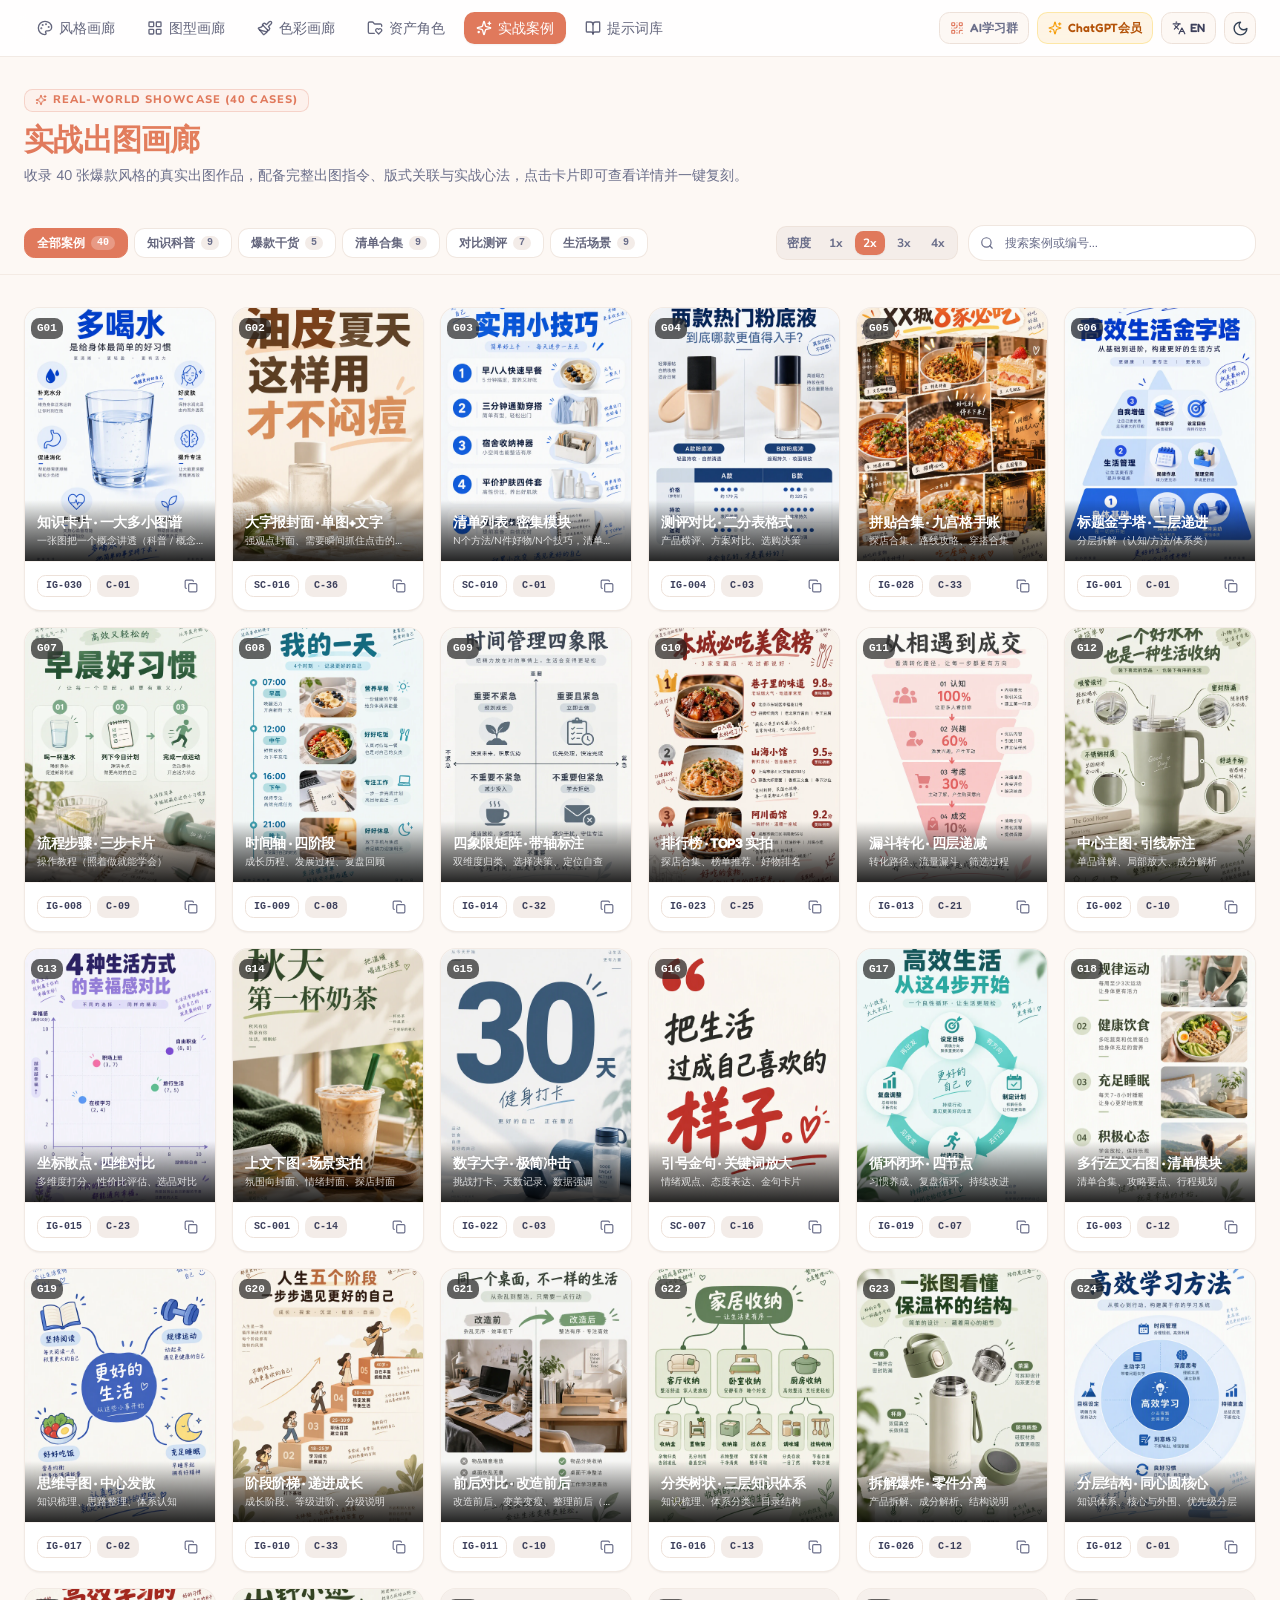
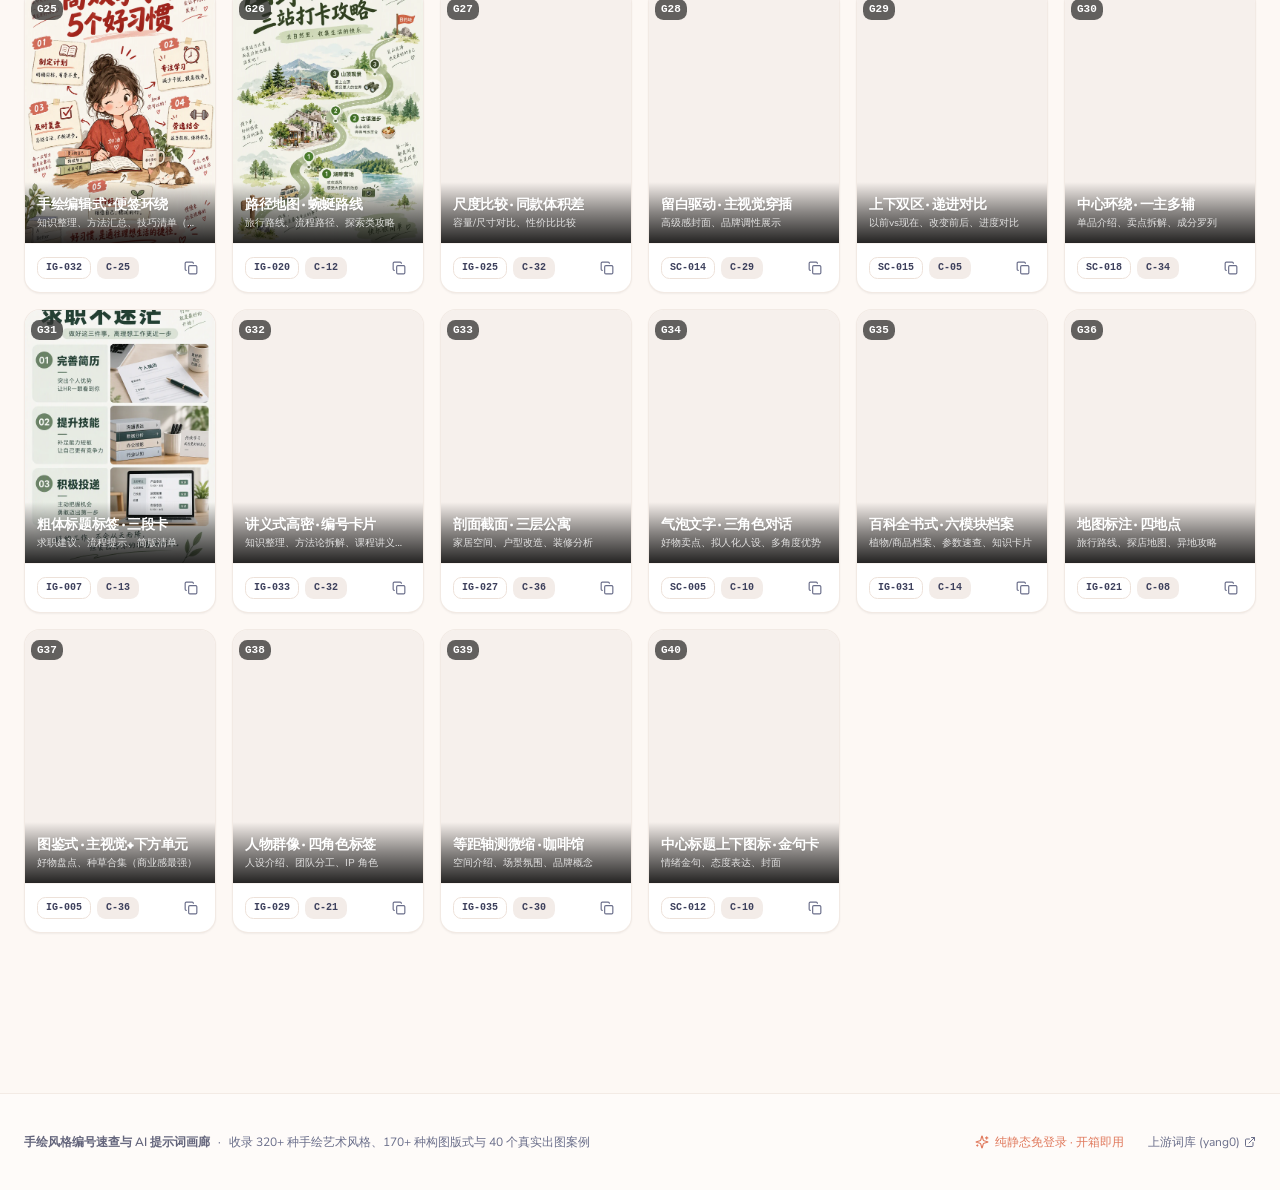
<file: cases/index.html>
<!DOCTYPE html><!--BzV_0UuFaINTMpuRF6rzm--><html lang="zh-CN"><head><meta charSet="utf-8"/><meta name="viewport" content="width=device-width, initial-scale=1"/><link rel="stylesheet" href="/_next/static/css/80470bcb0d909425.css" data-precedence="next"/><link rel="preload" as="script" fetchPriority="low" href="/_next/static/chunks/webpack-60785faceb2046e0.js"/><script src="/_next/static/chunks/4bd1b696-c023c6e3521b1417.js" async=""></script><script src="/_next/static/chunks/255-09fb0d129bb12f51.js" async=""></script><script src="/_next/static/chunks/main-app-30b45b6b07ead2e8.js" async=""></script><script src="/_next/static/chunks/137-3dc5d481a60df0d7.js" async=""></script><script src="/_next/static/chunks/619-ba102abea3e3d0e4.js" async=""></script><script src="/_next/static/chunks/141-52a8087c3ea4f1a8.js" async=""></script><script src="/_next/static/chunks/app/layout-4315e9d33d9eefcd.js" async=""></script><script src="/_next/static/chunks/app/not-found-9512807663727926.js" async=""></script><script src="/_next/static/chunks/573-473f1dffe7832a3b.js" async=""></script><script src="/_next/static/chunks/app/cases/page-77cbcfd08345a743.js" async=""></script><link rel="icon" href="/favicon.svg" type="image/svg+xml"/><link rel="preconnect" href="https://fonts.googleapis.com"/><link rel="preconnect" href="https://fonts.gstatic.com" crossorigin="anonymous"/><title>手绘风格编号速查与 AI 提示词画廊</title><meta name="description" content="320+ 种手绘艺术风格速查，170+ 种小红书构图版式，36 种经典配色方案，40 个真实出图案例与交互式提示词拼装工坊。"/><meta property="og:title" content="手绘风格编号速查与 AI 提示词画廊"/><meta property="og:description" content="320+ 种手绘风格编号速查，点击即看高清细节，一键复制提示词与参考拼图。"/><meta property="og:image" content="https://inshub.github.io/handraw-style-site/og-banner.jpg"/><meta name="twitter:card" content="summary_large_image"/><meta name="twitter:title" content="手绘风格编号速查与 AI 提示词画廊"/><meta name="twitter:description" content="320+ 种手绘风格编号速查，点击即看高清细节，一键复制提示词与参考拼图。"/><meta name="twitter:image" content="https://inshub.github.io/handraw-style-site/og-banner.jpg"/><link rel="icon" href="/favicon.svg"/><link href="https://fonts.googleapis.com/css2?family=Fredoka:wght@500;600;700&amp;family=Nunito+Sans:ital,opsz,wght@0,6..12,400..700;1,6..12,400..700&amp;display=swap" rel="stylesheet"/><script src="/_next/static/chunks/polyfills-42372ed130431b0a.js" noModule=""></script></head><body class="min-h-screen bg-background text-foreground antialiased selection:bg-terracotta-soft selection:text-primary"><div hidden=""><!--$--><!--/$--></div><script>((a,b,c,d,e,f,g,h)=>{let i=document.documentElement,j=["light","dark"];function k(b){var c;(Array.isArray(a)?a:[a]).forEach(a=>{let c="class"===a,d=c&&f?e.map(a=>f[a]||a):e;c?(i.classList.remove(...d),i.classList.add(f&&f[b]?f[b]:b)):i.setAttribute(a,b)}),c=b,h&&j.includes(c)&&(i.style.colorScheme=c)}if(d)k(d);else try{let a=localStorage.getItem(b)||c,d=g&&"system"===a?window.matchMedia("(prefers-color-scheme: dark)").matches?"dark":"light":a;k(d)}catch(a){}})("class","theme","system",null,["light","dark"],null,true,true)</script><div class="flex min-h-screen flex-col"><header class="sticky top-0 z-40 w-full border-b border-border/70 bg-card/85 backdrop-blur-md transition-colors"><div class="max-w-[1440px] mx-auto flex h-14 items-center justify-between px-4 sm:px-6"><nav class="flex items-center gap-1 sm:gap-1.5 overflow-x-auto no-scrollbar py-1"><a class="inline-flex items-center gap-1.5 px-3 py-1.5 text-xs sm:text-sm font-semibold rounded-lg transition-all whitespace-nowrap active:scale-[0.98] text-foreground/80 hover:text-primary hover:bg-terracotta-soft border border-transparent hover:border-terracotta/20" href="/"><svg xmlns="http://www.w3.org/2000/svg" width="24" height="24" viewBox="0 0 24 24" fill="none" stroke="currentColor" stroke-width="2" stroke-linecap="round" stroke-linejoin="round" class="lucide lucide-palette h-3.5 w-3.5 sm:h-4 sm:w-4"><circle cx="13.5" cy="6.5" r=".5" fill="currentColor"></circle><circle cx="17.5" cy="10.5" r=".5" fill="currentColor"></circle><circle cx="8.5" cy="7.5" r=".5" fill="currentColor"></circle><circle cx="6.5" cy="12.5" r=".5" fill="currentColor"></circle><path d="M12 2C6.5 2 2 6.5 2 12s4.5 10 10 10c.926 0 1.648-.746 1.648-1.688 0-.437-.18-.835-.437-1.125-.29-.289-.438-.652-.438-1.125a1.64 1.64 0 0 1 1.668-1.668h1.996c3.051 0 5.555-2.503 5.555-5.554C21.965 6.012 17.461 2 12 2z"></path></svg><span class="font-heading font-medium">风格画廊</span></a><a class="inline-flex items-center gap-1.5 px-3 py-1.5 text-xs sm:text-sm font-semibold rounded-lg transition-all whitespace-nowrap active:scale-[0.98] text-foreground/80 hover:text-primary hover:bg-terracotta-soft border border-transparent hover:border-terracotta/20" href="/layouts/"><svg xmlns="http://www.w3.org/2000/svg" width="24" height="24" viewBox="0 0 24 24" fill="none" stroke="currentColor" stroke-width="2" stroke-linecap="round" stroke-linejoin="round" class="lucide lucide-layout-grid h-3.5 w-3.5 sm:h-4 sm:w-4"><rect width="7" height="7" x="3" y="3" rx="1"></rect><rect width="7" height="7" x="14" y="3" rx="1"></rect><rect width="7" height="7" x="14" y="14" rx="1"></rect><rect width="7" height="7" x="3" y="14" rx="1"></rect></svg><span class="font-heading font-medium">图型画廊</span></a><a class="inline-flex items-center gap-1.5 px-3 py-1.5 text-xs sm:text-sm font-semibold rounded-lg transition-all whitespace-nowrap active:scale-[0.98] text-foreground/80 hover:text-primary hover:bg-terracotta-soft border border-transparent hover:border-terracotta/20" href="/colors/"><svg xmlns="http://www.w3.org/2000/svg" width="24" height="24" viewBox="0 0 24 24" fill="none" stroke="currentColor" stroke-width="2" stroke-linecap="round" stroke-linejoin="round" class="lucide lucide-paintbrush h-3.5 w-3.5 sm:h-4 sm:w-4"><path d="m14.622 17.897-10.68-2.913"></path><path d="M18.376 2.622a1 1 0 1 1 3.002 3.002L17.36 9.643a.5.5 0 0 0 0 .707l.944.944a2.41 2.41 0 0 1 0 3.408l-.944.944a.5.5 0 0 1-.707 0L8.354 7.348a.5.5 0 0 1 0-.707l.944-.944a2.41 2.41 0 0 1 3.408 0l.944.944a.5.5 0 0 0 .707 0z"></path><path d="M9 8c-1.804 2.71-3.97 3.46-6.583 3.948a.507.507 0 0 0-.302.819l7.32 8.883a1 1 0 0 0 1.185.204C12.735 20.405 16 16.792 16 15"></path></svg><span class="font-heading font-medium">色彩画廊</span></a><a class="inline-flex items-center gap-1.5 px-3 py-1.5 text-xs sm:text-sm font-semibold rounded-lg transition-all whitespace-nowrap active:scale-[0.98] text-foreground/80 hover:text-primary hover:bg-terracotta-soft border border-transparent hover:border-terracotta/20" href="/assets/"><svg xmlns="http://www.w3.org/2000/svg" width="24" height="24" viewBox="0 0 24 24" fill="none" stroke="currentColor" stroke-width="2" stroke-linecap="round" stroke-linejoin="round" class="lucide lucide-folder-heart h-3.5 w-3.5 sm:h-4 sm:w-4"><path d="M11 20H4a2 2 0 0 1-2-2V5a2 2 0 0 1 2-2h3.9a2 2 0 0 1 1.69.9l.81 1.2a2 2 0 0 0 1.67.9H20a2 2 0 0 1 2 2v1.5"></path><path d="M13.9 17.45c-1.2-1.2-1.14-2.8-.2-3.73a2.43 2.43 0 0 1 3.44 0l.36.34.34-.34a2.43 2.43 0 0 1 3.45-.01c.95.95 1 2.53-.2 3.74L17.5 21Z"></path></svg><span class="font-heading font-medium">资产角色</span></a><a class="inline-flex items-center gap-1.5 px-3 py-1.5 text-xs sm:text-sm font-semibold rounded-lg transition-all whitespace-nowrap active:scale-[0.98] bg-primary text-primary-foreground shadow-sm hover:bg-terracotta-light" href="/cases/"><svg xmlns="http://www.w3.org/2000/svg" width="24" height="24" viewBox="0 0 24 24" fill="none" stroke="currentColor" stroke-width="2" stroke-linecap="round" stroke-linejoin="round" class="lucide lucide-sparkles h-3.5 w-3.5 sm:h-4 sm:w-4"><path d="M9.937 15.5A2 2 0 0 0 8.5 14.063l-6.135-1.582a.5.5 0 0 1 0-.962L8.5 9.936A2 2 0 0 0 9.937 8.5l1.582-6.135a.5.5 0 0 1 .963 0L14.063 8.5A2 2 0 0 0 15.5 9.937l6.135 1.581a.5.5 0 0 1 0 .964L15.5 14.063a2 2 0 0 0-1.437 1.437l-1.582 6.135a.5.5 0 0 1-.963 0z"></path><path d="M20 3v4"></path><path d="M22 5h-4"></path><path d="M4 17v2"></path><path d="M5 18H3"></path></svg><span class="font-heading font-medium">实战案例</span></a><a class="inline-flex items-center gap-1.5 px-3 py-1.5 text-xs sm:text-sm font-semibold rounded-lg transition-all whitespace-nowrap active:scale-[0.98] text-foreground/80 hover:text-primary hover:bg-terracotta-soft border border-transparent hover:border-terracotta/20" href="/tutorials/"><svg xmlns="http://www.w3.org/2000/svg" width="24" height="24" viewBox="0 0 24 24" fill="none" stroke="currentColor" stroke-width="2" stroke-linecap="round" stroke-linejoin="round" class="lucide lucide-book-open h-3.5 w-3.5 sm:h-4 sm:w-4"><path d="M12 7v14"></path><path d="M3 18a1 1 0 0 1-1-1V4a1 1 0 0 1 1-1h5a4 4 0 0 1 4 4 4 4 0 0 1 4-4h5a1 1 0 0 1 1 1v13a1 1 0 0 1-1 1h-6a3 3 0 0 0-3 3 3 3 0 0 0-3-3z"></path></svg><span class="font-heading font-medium">提示词库</span></a></nav><div class="flex items-center gap-1.5 sm:gap-2 ml-2 shrink-0"><button class="justify-center whitespace-nowrap ring-offset-background focus-visible:outline-none focus-visible:ring-2 focus-visible:ring-ring focus-visible:ring-offset-2 disabled:pointer-events-none disabled:opacity-50 select-none border bg-background hover:bg-accent hidden md:inline-flex items-center gap-1.5 px-2.5 h-8 text-xs font-semibold rounded-lg border-border hover:border-terracotta hover:text-primary transition-all text-muted-foreground active:scale-[0.98]" title="查看 AI 学习共进群二维码" type="button" aria-haspopup="dialog" aria-expanded="false" data-state="closed"><svg xmlns="http://www.w3.org/2000/svg" width="24" height="24" viewBox="0 0 24 24" fill="none" stroke="currentColor" stroke-width="2" stroke-linecap="round" stroke-linejoin="round" class="lucide lucide-qr-code h-3.5 w-3.5 text-terracotta"><rect width="5" height="5" x="3" y="3" rx="1"></rect><rect width="5" height="5" x="16" y="3" rx="1"></rect><rect width="5" height="5" x="3" y="16" rx="1"></rect><path d="M21 16h-3a2 2 0 0 0-2 2v3"></path><path d="M21 21v.01"></path><path d="M12 7v3a2 2 0 0 1-2 2H7"></path><path d="M3 12h.01"></path><path d="M12 3h.01"></path><path d="M12 16v.01"></path><path d="M16 12h1"></path><path d="M21 12v.01"></path><path d="M12 21v-1"></path></svg><span class="font-heading">AI学习群</span></button><a href="https://www.cchub.top/" target="_blank" rel="noopener noreferrer" class="group hidden lg:inline-flex items-center justify-center gap-1.5 px-2.5 h-8 text-xs font-semibold rounded-lg border border-amber-300/40 bg-amber-500/10 text-amber-700 dark:text-amber-400 hover:bg-amber-500/20 transition-all active:scale-[0.98]" title="访问 ChatGPT 会员专区"><div class="inline-flex items-center justify-center select-none cursor-pointer text-amber-500 group-hover:scale-110 transition-transform"><svg fill="none" height="14" stroke="currentColor" stroke-linecap="round" stroke-linejoin="round" stroke-width="2" viewBox="0 0 24 24" width="14" xmlns="http://www.w3.org/2000/svg"><path d="M9.937 15.5A2 2 0 0 0 8.5 14.063l-6.135-1.582a.5.5 0 0 1 0-.962L8.5 9.936A2 2 0 0 0 9.937 8.5l1.582-6.135a.5.5 0 0 1 .963 0L14.063 8.5A2 2 0 0 0 15.5 9.937l6.135 1.581a.5.5 0 0 1 0 .964L15.5 14.063a2 2 0 0 0-1.437 1.437l-1.582 6.135a.5.5 0 0 1-.963 0z"></path><path d="M20 3v4"></path><path d="M22 5h-4"></path><path d="M4 17v2"></path><path d="M5 18H3"></path></svg></div><span class="font-heading">ChatGPT会员</span></a><button class="inline-flex items-center justify-center whitespace-nowrap ring-offset-background focus-visible:outline-none focus-visible:ring-2 focus-visible:ring-ring focus-visible:ring-offset-2 disabled:pointer-events-none disabled:opacity-50 select-none border border-input bg-background hover:bg-accent h-8 px-2.5 text-xs font-semibold gap-1 rounded-lg hover:border-terracotta hover:text-primary transition-all active:scale-[0.98]" aria-label="Switch Language"><svg xmlns="http://www.w3.org/2000/svg" width="24" height="24" viewBox="0 0 24 24" fill="none" stroke="currentColor" stroke-width="2" stroke-linecap="round" stroke-linejoin="round" class="lucide lucide-languages h-3.5 w-3.5"><path d="m5 8 6 6"></path><path d="m4 14 6-6 2-3"></path><path d="M2 5h12"></path><path d="M7 2h1"></path><path d="m22 22-5-10-5 10"></path><path d="M14 18h6"></path></svg><span class="font-heading">EN</span></button><button class="inline-flex items-center justify-center whitespace-nowrap text-sm font-medium ring-offset-background focus-visible:outline-none focus-visible:ring-2 focus-visible:ring-ring focus-visible:ring-offset-2 disabled:pointer-events-none disabled:opacity-50 select-none border border-input bg-background hover:bg-accent h-8 w-8 rounded-lg hover:border-terracotta hover:text-primary transition-all active:scale-[0.98]" aria-label="Toggle theme"><div class="inline-flex items-center justify-center select-none cursor-pointer text-slate-700 dark:text-slate-200"><svg fill="none" height="17" stroke="currentColor" stroke-linecap="round" stroke-linejoin="round" stroke-width="2" viewBox="0 0 24 24" width="17" xmlns="http://www.w3.org/2000/svg"><path d="M12 3a6 6 0 0 0 9 9 9 9 0 1 1-9-9Z"></path></svg></div></button></div></div></header><main class="flex-1"><div class="max-w-[1440px] mx-auto px-4 sm:px-6 py-8 pb-20"><div class="mb-6 space-y-2"><div class="inline-flex items-center gap-1.5 px-2.5 py-0.5 rounded-md text-[11px] font-extrabold uppercase tracking-widest text-primary bg-terracotta-soft border border-terracotta/25"><svg xmlns="http://www.w3.org/2000/svg" width="24" height="24" viewBox="0 0 24 24" fill="none" stroke="currentColor" stroke-width="2" stroke-linecap="round" stroke-linejoin="round" class="lucide lucide-sparkles h-3 w-3"><path d="M9.937 15.5A2 2 0 0 0 8.5 14.063l-6.135-1.582a.5.5 0 0 1 0-.962L8.5 9.936A2 2 0 0 0 9.937 8.5l1.582-6.135a.5.5 0 0 1 .963 0L14.063 8.5A2 2 0 0 0 15.5 9.937l6.135 1.581a.5.5 0 0 1 0 .964L15.5 14.063a2 2 0 0 0-1.437 1.437l-1.582 6.135a.5.5 0 0 1-.963 0z"></path><path d="M20 3v4"></path><path d="M22 5h-4"></path><path d="M4 17v2"></path><path d="M5 18H3"></path></svg><span>REAL-WORLD SHOWCASE (40 CASES)</span></div><h1 class="text-2xl sm:text-3xl font-extrabold gradient-warm-text font-heading">实战出图画廊</h1><p class="text-sm text-muted-foreground max-w-3xl leading-relaxed">收录 40 张爆款风格的真实出图作品，配备完整出图指令、版式关联与实战心法，点击卡片即可查看详情并一键复刻。</p></div><div class="sticky top-14 z-30 py-3 bg-background/95 backdrop-blur-md border-b border-border/60 -mx-4 sm:-mx-6 px-4 sm:px-6 transition-colors"><div class="flex flex-col sm:flex-row items-stretch sm:items-center justify-between gap-3"><div class="flex items-center gap-1.5 overflow-x-auto no-scrollbar py-1"><button type="button" class="inline-flex items-center gap-1.5 px-3 py-1.5 rounded-lg text-xs font-bold transition-all whitespace-nowrap border active:scale-[0.98] bg-primary text-primary-foreground border-primary shadow-xs"><span>全部案例</span><span class="px-1.5 py-0.5 rounded-md text-[10px] font-mono leading-none bg-white/25 text-white">40</span></button><button type="button" class="inline-flex items-center gap-1.5 px-3 py-1.5 rounded-lg text-xs font-bold transition-all whitespace-nowrap border shadow-2xs active:scale-[0.98] bg-card text-foreground/80 border-border/80 hover:border-terracotta/40 hover:text-primary hover:bg-terracotta-soft"><span>知识科普</span><span class="px-1.5 py-0.5 rounded-md text-[10px] font-mono leading-none bg-secondary text-muted-foreground">9</span></button><button type="button" class="inline-flex items-center gap-1.5 px-3 py-1.5 rounded-lg text-xs font-bold transition-all whitespace-nowrap border shadow-2xs active:scale-[0.98] bg-card text-foreground/80 border-border/80 hover:border-terracotta/40 hover:text-primary hover:bg-terracotta-soft"><span>爆款干货</span><span class="px-1.5 py-0.5 rounded-md text-[10px] font-mono leading-none bg-secondary text-muted-foreground">5</span></button><button type="button" class="inline-flex items-center gap-1.5 px-3 py-1.5 rounded-lg text-xs font-bold transition-all whitespace-nowrap border shadow-2xs active:scale-[0.98] bg-card text-foreground/80 border-border/80 hover:border-terracotta/40 hover:text-primary hover:bg-terracotta-soft"><span>清单合集</span><span class="px-1.5 py-0.5 rounded-md text-[10px] font-mono leading-none bg-secondary text-muted-foreground">9</span></button><button type="button" class="inline-flex items-center gap-1.5 px-3 py-1.5 rounded-lg text-xs font-bold transition-all whitespace-nowrap border shadow-2xs active:scale-[0.98] bg-card text-foreground/80 border-border/80 hover:border-terracotta/40 hover:text-primary hover:bg-terracotta-soft"><span>对比测评</span><span class="px-1.5 py-0.5 rounded-md text-[10px] font-mono leading-none bg-secondary text-muted-foreground">7</span></button><button type="button" class="inline-flex items-center gap-1.5 px-3 py-1.5 rounded-lg text-xs font-bold transition-all whitespace-nowrap border shadow-2xs active:scale-[0.98] bg-card text-foreground/80 border-border/80 hover:border-terracotta/40 hover:text-primary hover:bg-terracotta-soft"><span>生活场景</span><span class="px-1.5 py-0.5 rounded-md text-[10px] font-mono leading-none bg-secondary text-muted-foreground">9</span></button></div><div class="flex items-center gap-2.5 w-full sm:w-auto shrink-0 justify-between sm:justify-end"><div class="inline-flex items-center gap-1 p-1 bg-secondary/80 border border-border/80 rounded-lg text-xs font-semibold"><span class="text-muted-foreground px-1.5 hidden sm:inline">密度</span><div class="flex items-center gap-1"><button class="inline-flex items-center justify-center whitespace-nowrap ring-offset-background active:scale-[0.98] focus-visible:outline-none focus-visible:ring-2 focus-visible:ring-ring focus-visible:ring-offset-2 disabled:pointer-events-none disabled:opacity-50 select-none h-6 px-2 text-xs font-bold rounded-md transition-all text-muted-foreground hover:text-foreground hover:bg-card">1x</button><button class="inline-flex items-center justify-center whitespace-nowrap ring-offset-background active:scale-[0.98] focus-visible:outline-none focus-visible:ring-2 focus-visible:ring-ring focus-visible:ring-offset-2 disabled:pointer-events-none disabled:opacity-50 select-none hover:bg-terracotta-light h-6 px-2 text-xs font-bold rounded-md transition-all bg-primary text-white shadow-sm">2x</button><button class="inline-flex items-center justify-center whitespace-nowrap ring-offset-background active:scale-[0.98] focus-visible:outline-none focus-visible:ring-2 focus-visible:ring-ring focus-visible:ring-offset-2 disabled:pointer-events-none disabled:opacity-50 select-none h-6 px-2 text-xs font-bold rounded-md transition-all text-muted-foreground hover:text-foreground hover:bg-card">3x</button><button class="inline-flex items-center justify-center whitespace-nowrap ring-offset-background active:scale-[0.98] focus-visible:outline-none focus-visible:ring-2 focus-visible:ring-ring focus-visible:ring-offset-2 disabled:pointer-events-none disabled:opacity-50 select-none h-6 px-2 text-xs font-bold rounded-md transition-all text-muted-foreground hover:text-foreground hover:bg-card">4x</button></div></div><div class="relative w-full sm:w-64 md:w-72 shrink-0"><svg xmlns="http://www.w3.org/2000/svg" width="24" height="24" viewBox="0 0 24 24" fill="none" stroke="currentColor" stroke-width="2" stroke-linecap="round" stroke-linejoin="round" class="lucide lucide-search absolute left-3 top-1/2 -translate-y-1/2 h-3.5 w-3.5 text-muted-foreground pointer-events-none"><circle cx="11" cy="11" r="8"></circle><path d="m21 21-4.3-4.3"></path></svg><input type="search" class="flex w-full border px-3 py-1 transition-colors file:border-0 file:bg-transparent file:text-sm file:font-medium placeholder:text-muted-foreground focus-visible:outline-none disabled:cursor-not-allowed disabled:opacity-50 pl-9 pr-8 h-9 rounded-xl text-xs bg-card border-border/80 shadow-2xs focus-visible:ring-1 focus-visible:ring-terracotta focus-visible:border-terracotta" placeholder="搜索案例或编号..." value=""/></div></div></div></div><div class="mt-8"><div class="grid transition-all grid-cols-2 sm:grid-cols-3 md:grid-cols-4 lg:grid-cols-5 xl:grid-cols-6 gap-3.5 sm:gap-4"><div class="border text-card-foreground shadow-sm group cursor-zoom-in overflow-hidden rounded-xl border-border/70 bg-card hover:border-terracotta/60 hover:-translate-y-1.5 hover:shadow-warm-glow transition-all duration-300 ease-out select-none flex flex-col" type="button" aria-haspopup="dialog" aria-expanded="false" data-state="closed"><div class="relative aspect-[3/4] w-full bg-muted/60 overflow-hidden"><img src="/assets/images/cases/G01.webp" alt="知识卡片 · 一大多小图谱" loading="lazy" decoding="async" class="h-full w-full object-cover transition-transform duration-500 ease-out group-hover:scale-105"/><div class="absolute top-1.5 left-1.5"><span class="inline-flex items-center px-1.5 py-0.5 rounded-md text-[11px] font-extrabold font-mono bg-black/60 backdrop-blur-md text-white group-hover:bg-primary transition-all shadow-2xs">G01</span></div><div class="absolute inset-x-0 bottom-0 p-3 bg-gradient-to-t from-black/85 via-black/45 to-transparent text-white"><h3 class="font-bold text-xs sm:text-sm truncate drop-shadow-sm font-heading">知识卡片 · 一大多小图谱</h3><p class="text-[10px] text-white/80 truncate mt-0.5">一张图把一个概念讲透（科普 / 概念解释）</p></div></div><div class="p-3 flex items-center justify-between gap-2 border-t border-border/40 text-xs"><div class="flex items-center gap-1.5 overflow-hidden"><div class="inline-flex items-center rounded-md border px-2 py-0.5 font-semibold transition-colors focus:outline-none focus:ring-2 focus:ring-ring focus:ring-offset-2 text-foreground text-[10px] font-mono shrink-0">IG-030</div><div class="inline-flex items-center rounded-md border px-2 py-0.5 font-semibold transition-colors focus:outline-none focus:ring-2 focus:ring-ring focus:ring-offset-2 border-transparent bg-secondary text-secondary-foreground hover:bg-secondary/80 text-[10px] font-mono shrink-0">C-01</div></div><button class="inline-flex items-center justify-center whitespace-nowrap rounded-lg text-sm font-medium ring-offset-background transition-all active:scale-[0.98] focus-visible:outline-none focus-visible:ring-2 focus-visible:ring-ring focus-visible:ring-offset-2 disabled:pointer-events-none disabled:opacity-50 select-none hover:bg-accent group/btn h-6 w-6 text-muted-foreground hover:text-primary shrink-0" title="一键复制出图指令"><div class="inline-flex items-center justify-center select-none cursor-pointer group-hover/btn:scale-110"><svg fill="none" height="14" stroke="currentColor" stroke-linecap="round" stroke-linejoin="round" stroke-width="2" viewBox="0 0 24 24" width="14" xmlns="http://www.w3.org/2000/svg"><rect height="14" rx="2" ry="2" width="14" x="8" y="8"></rect><path d="M4 16c-1.1 0-2-.9-2-2V4c0-1.1.9-2 2-2h10c1.1 0 2 .9 2 2"></path></svg></div></button></div></div><div class="border text-card-foreground shadow-sm group cursor-zoom-in overflow-hidden rounded-xl border-border/70 bg-card hover:border-terracotta/60 hover:-translate-y-1.5 hover:shadow-warm-glow transition-all duration-300 ease-out select-none flex flex-col" type="button" aria-haspopup="dialog" aria-expanded="false" data-state="closed"><div class="relative aspect-[3/4] w-full bg-muted/60 overflow-hidden"><img src="/assets/images/cases/G02.webp" alt="大字报封面 · 单图+文字" loading="lazy" decoding="async" class="h-full w-full object-cover transition-transform duration-500 ease-out group-hover:scale-105"/><div class="absolute top-1.5 left-1.5"><span class="inline-flex items-center px-1.5 py-0.5 rounded-md text-[11px] font-extrabold font-mono bg-black/60 backdrop-blur-md text-white group-hover:bg-primary transition-all shadow-2xs">G02</span></div><div class="absolute inset-x-0 bottom-0 p-3 bg-gradient-to-t from-black/85 via-black/45 to-transparent text-white"><h3 class="font-bold text-xs sm:text-sm truncate drop-shadow-sm font-heading">大字报封面 · 单图+文字</h3><p class="text-[10px] text-white/80 truncate mt-0.5">强观点封面、需要瞬间抓住点击的干货/避坑</p></div></div><div class="p-3 flex items-center justify-between gap-2 border-t border-border/40 text-xs"><div class="flex items-center gap-1.5 overflow-hidden"><div class="inline-flex items-center rounded-md border px-2 py-0.5 font-semibold transition-colors focus:outline-none focus:ring-2 focus:ring-ring focus:ring-offset-2 text-foreground text-[10px] font-mono shrink-0">SC-016</div><div class="inline-flex items-center rounded-md border px-2 py-0.5 font-semibold transition-colors focus:outline-none focus:ring-2 focus:ring-ring focus:ring-offset-2 border-transparent bg-secondary text-secondary-foreground hover:bg-secondary/80 text-[10px] font-mono shrink-0">C-36</div></div><button class="inline-flex items-center justify-center whitespace-nowrap rounded-lg text-sm font-medium ring-offset-background transition-all active:scale-[0.98] focus-visible:outline-none focus-visible:ring-2 focus-visible:ring-ring focus-visible:ring-offset-2 disabled:pointer-events-none disabled:opacity-50 select-none hover:bg-accent group/btn h-6 w-6 text-muted-foreground hover:text-primary shrink-0" title="一键复制出图指令"><div class="inline-flex items-center justify-center select-none cursor-pointer group-hover/btn:scale-110"><svg fill="none" height="14" stroke="currentColor" stroke-linecap="round" stroke-linejoin="round" stroke-width="2" viewBox="0 0 24 24" width="14" xmlns="http://www.w3.org/2000/svg"><rect height="14" rx="2" ry="2" width="14" x="8" y="8"></rect><path d="M4 16c-1.1 0-2-.9-2-2V4c0-1.1.9-2 2-2h10c1.1 0 2 .9 2 2"></path></svg></div></button></div></div><div class="border text-card-foreground shadow-sm group cursor-zoom-in overflow-hidden rounded-xl border-border/70 bg-card hover:border-terracotta/60 hover:-translate-y-1.5 hover:shadow-warm-glow transition-all duration-300 ease-out select-none flex flex-col" type="button" aria-haspopup="dialog" aria-expanded="false" data-state="closed"><div class="relative aspect-[3/4] w-full bg-muted/60 overflow-hidden"><img src="/assets/images/cases/G03.webp" alt="清单列表 · 密集模块" loading="lazy" decoding="async" class="h-full w-full object-cover transition-transform duration-500 ease-out group-hover:scale-105"/><div class="absolute top-1.5 left-1.5"><span class="inline-flex items-center px-1.5 py-0.5 rounded-md text-[11px] font-extrabold font-mono bg-black/60 backdrop-blur-md text-white group-hover:bg-primary transition-all shadow-2xs">G03</span></div><div class="absolute inset-x-0 bottom-0 p-3 bg-gradient-to-t from-black/85 via-black/45 to-transparent text-white"><h3 class="font-bold text-xs sm:text-sm truncate drop-shadow-sm font-heading">清单列表 · 密集模块</h3><p class="text-[10px] text-white/80 truncate mt-0.5">N个方法/N件好物/N个技巧，清单合集型</p></div></div><div class="p-3 flex items-center justify-between gap-2 border-t border-border/40 text-xs"><div class="flex items-center gap-1.5 overflow-hidden"><div class="inline-flex items-center rounded-md border px-2 py-0.5 font-semibold transition-colors focus:outline-none focus:ring-2 focus:ring-ring focus:ring-offset-2 text-foreground text-[10px] font-mono shrink-0">SC-010</div><div class="inline-flex items-center rounded-md border px-2 py-0.5 font-semibold transition-colors focus:outline-none focus:ring-2 focus:ring-ring focus:ring-offset-2 border-transparent bg-secondary text-secondary-foreground hover:bg-secondary/80 text-[10px] font-mono shrink-0">C-01</div></div><button class="inline-flex items-center justify-center whitespace-nowrap rounded-lg text-sm font-medium ring-offset-background transition-all active:scale-[0.98] focus-visible:outline-none focus-visible:ring-2 focus-visible:ring-ring focus-visible:ring-offset-2 disabled:pointer-events-none disabled:opacity-50 select-none hover:bg-accent group/btn h-6 w-6 text-muted-foreground hover:text-primary shrink-0" title="一键复制出图指令"><div class="inline-flex items-center justify-center select-none cursor-pointer group-hover/btn:scale-110"><svg fill="none" height="14" stroke="currentColor" stroke-linecap="round" stroke-linejoin="round" stroke-width="2" viewBox="0 0 24 24" width="14" xmlns="http://www.w3.org/2000/svg"><rect height="14" rx="2" ry="2" width="14" x="8" y="8"></rect><path d="M4 16c-1.1 0-2-.9-2-2V4c0-1.1.9-2 2-2h10c1.1 0 2 .9 2 2"></path></svg></div></button></div></div><div class="border text-card-foreground shadow-sm group cursor-zoom-in overflow-hidden rounded-xl border-border/70 bg-card hover:border-terracotta/60 hover:-translate-y-1.5 hover:shadow-warm-glow transition-all duration-300 ease-out select-none flex flex-col" type="button" aria-haspopup="dialog" aria-expanded="false" data-state="closed"><div class="relative aspect-[3/4] w-full bg-muted/60 overflow-hidden"><img src="/assets/images/cases/G04.webp" alt="测评对比 · 二分表格式" loading="lazy" decoding="async" class="h-full w-full object-cover transition-transform duration-500 ease-out group-hover:scale-105"/><div class="absolute top-1.5 left-1.5"><span class="inline-flex items-center px-1.5 py-0.5 rounded-md text-[11px] font-extrabold font-mono bg-black/60 backdrop-blur-md text-white group-hover:bg-primary transition-all shadow-2xs">G04</span></div><div class="absolute inset-x-0 bottom-0 p-3 bg-gradient-to-t from-black/85 via-black/45 to-transparent text-white"><h3 class="font-bold text-xs sm:text-sm truncate drop-shadow-sm font-heading">测评对比 · 二分表格式</h3><p class="text-[10px] text-white/80 truncate mt-0.5">产品横评、方案对比、选购决策</p></div></div><div class="p-3 flex items-center justify-between gap-2 border-t border-border/40 text-xs"><div class="flex items-center gap-1.5 overflow-hidden"><div class="inline-flex items-center rounded-md border px-2 py-0.5 font-semibold transition-colors focus:outline-none focus:ring-2 focus:ring-ring focus:ring-offset-2 text-foreground text-[10px] font-mono shrink-0">IG-004</div><div class="inline-flex items-center rounded-md border px-2 py-0.5 font-semibold transition-colors focus:outline-none focus:ring-2 focus:ring-ring focus:ring-offset-2 border-transparent bg-secondary text-secondary-foreground hover:bg-secondary/80 text-[10px] font-mono shrink-0">C-03</div></div><button class="inline-flex items-center justify-center whitespace-nowrap rounded-lg text-sm font-medium ring-offset-background transition-all active:scale-[0.98] focus-visible:outline-none focus-visible:ring-2 focus-visible:ring-ring focus-visible:ring-offset-2 disabled:pointer-events-none disabled:opacity-50 select-none hover:bg-accent group/btn h-6 w-6 text-muted-foreground hover:text-primary shrink-0" title="一键复制出图指令"><div class="inline-flex items-center justify-center select-none cursor-pointer group-hover/btn:scale-110"><svg fill="none" height="14" stroke="currentColor" stroke-linecap="round" stroke-linejoin="round" stroke-width="2" viewBox="0 0 24 24" width="14" xmlns="http://www.w3.org/2000/svg"><rect height="14" rx="2" ry="2" width="14" x="8" y="8"></rect><path d="M4 16c-1.1 0-2-.9-2-2V4c0-1.1.9-2 2-2h10c1.1 0 2 .9 2 2"></path></svg></div></button></div></div><div class="border text-card-foreground shadow-sm group cursor-zoom-in overflow-hidden rounded-xl border-border/70 bg-card hover:border-terracotta/60 hover:-translate-y-1.5 hover:shadow-warm-glow transition-all duration-300 ease-out select-none flex flex-col" type="button" aria-haspopup="dialog" aria-expanded="false" data-state="closed"><div class="relative aspect-[3/4] w-full bg-muted/60 overflow-hidden"><img src="/assets/images/cases/G05.webp" alt="拼贴合集 · 九宫格手账" loading="lazy" decoding="async" class="h-full w-full object-cover transition-transform duration-500 ease-out group-hover:scale-105"/><div class="absolute top-1.5 left-1.5"><span class="inline-flex items-center px-1.5 py-0.5 rounded-md text-[11px] font-extrabold font-mono bg-black/60 backdrop-blur-md text-white group-hover:bg-primary transition-all shadow-2xs">G05</span></div><div class="absolute inset-x-0 bottom-0 p-3 bg-gradient-to-t from-black/85 via-black/45 to-transparent text-white"><h3 class="font-bold text-xs sm:text-sm truncate drop-shadow-sm font-heading">拼贴合集 · 九宫格手账</h3><p class="text-[10px] text-white/80 truncate mt-0.5">探店合集、路线攻略、穿搭合集</p></div></div><div class="p-3 flex items-center justify-between gap-2 border-t border-border/40 text-xs"><div class="flex items-center gap-1.5 overflow-hidden"><div class="inline-flex items-center rounded-md border px-2 py-0.5 font-semibold transition-colors focus:outline-none focus:ring-2 focus:ring-ring focus:ring-offset-2 text-foreground text-[10px] font-mono shrink-0">IG-028</div><div class="inline-flex items-center rounded-md border px-2 py-0.5 font-semibold transition-colors focus:outline-none focus:ring-2 focus:ring-ring focus:ring-offset-2 border-transparent bg-secondary text-secondary-foreground hover:bg-secondary/80 text-[10px] font-mono shrink-0">C-33</div></div><button class="inline-flex items-center justify-center whitespace-nowrap rounded-lg text-sm font-medium ring-offset-background transition-all active:scale-[0.98] focus-visible:outline-none focus-visible:ring-2 focus-visible:ring-ring focus-visible:ring-offset-2 disabled:pointer-events-none disabled:opacity-50 select-none hover:bg-accent group/btn h-6 w-6 text-muted-foreground hover:text-primary shrink-0" title="一键复制出图指令"><div class="inline-flex items-center justify-center select-none cursor-pointer group-hover/btn:scale-110"><svg fill="none" height="14" stroke="currentColor" stroke-linecap="round" stroke-linejoin="round" stroke-width="2" viewBox="0 0 24 24" width="14" xmlns="http://www.w3.org/2000/svg"><rect height="14" rx="2" ry="2" width="14" x="8" y="8"></rect><path d="M4 16c-1.1 0-2-.9-2-2V4c0-1.1.9-2 2-2h10c1.1 0 2 .9 2 2"></path></svg></div></button></div></div><div class="border text-card-foreground shadow-sm group cursor-zoom-in overflow-hidden rounded-xl border-border/70 bg-card hover:border-terracotta/60 hover:-translate-y-1.5 hover:shadow-warm-glow transition-all duration-300 ease-out select-none flex flex-col" type="button" aria-haspopup="dialog" aria-expanded="false" data-state="closed"><div class="relative aspect-[3/4] w-full bg-muted/60 overflow-hidden"><img src="/assets/images/cases/G06.webp" alt="标题金字塔 · 三层递进" loading="lazy" decoding="async" class="h-full w-full object-cover transition-transform duration-500 ease-out group-hover:scale-105"/><div class="absolute top-1.5 left-1.5"><span class="inline-flex items-center px-1.5 py-0.5 rounded-md text-[11px] font-extrabold font-mono bg-black/60 backdrop-blur-md text-white group-hover:bg-primary transition-all shadow-2xs">G06</span></div><div class="absolute inset-x-0 bottom-0 p-3 bg-gradient-to-t from-black/85 via-black/45 to-transparent text-white"><h3 class="font-bold text-xs sm:text-sm truncate drop-shadow-sm font-heading">标题金字塔 · 三层递进</h3><p class="text-[10px] text-white/80 truncate mt-0.5">分层拆解（认知/方法/体系类）</p></div></div><div class="p-3 flex items-center justify-between gap-2 border-t border-border/40 text-xs"><div class="flex items-center gap-1.5 overflow-hidden"><div class="inline-flex items-center rounded-md border px-2 py-0.5 font-semibold transition-colors focus:outline-none focus:ring-2 focus:ring-ring focus:ring-offset-2 text-foreground text-[10px] font-mono shrink-0">IG-001</div><div class="inline-flex items-center rounded-md border px-2 py-0.5 font-semibold transition-colors focus:outline-none focus:ring-2 focus:ring-ring focus:ring-offset-2 border-transparent bg-secondary text-secondary-foreground hover:bg-secondary/80 text-[10px] font-mono shrink-0">C-01</div></div><button class="inline-flex items-center justify-center whitespace-nowrap rounded-lg text-sm font-medium ring-offset-background transition-all active:scale-[0.98] focus-visible:outline-none focus-visible:ring-2 focus-visible:ring-ring focus-visible:ring-offset-2 disabled:pointer-events-none disabled:opacity-50 select-none hover:bg-accent group/btn h-6 w-6 text-muted-foreground hover:text-primary shrink-0" title="一键复制出图指令"><div class="inline-flex items-center justify-center select-none cursor-pointer group-hover/btn:scale-110"><svg fill="none" height="14" stroke="currentColor" stroke-linecap="round" stroke-linejoin="round" stroke-width="2" viewBox="0 0 24 24" width="14" xmlns="http://www.w3.org/2000/svg"><rect height="14" rx="2" ry="2" width="14" x="8" y="8"></rect><path d="M4 16c-1.1 0-2-.9-2-2V4c0-1.1.9-2 2-2h10c1.1 0 2 .9 2 2"></path></svg></div></button></div></div><div class="border text-card-foreground shadow-sm group cursor-zoom-in overflow-hidden rounded-xl border-border/70 bg-card hover:border-terracotta/60 hover:-translate-y-1.5 hover:shadow-warm-glow transition-all duration-300 ease-out select-none flex flex-col" type="button" aria-haspopup="dialog" aria-expanded="false" data-state="closed"><div class="relative aspect-[3/4] w-full bg-muted/60 overflow-hidden"><img src="/assets/images/cases/G07.webp" alt="流程步骤 · 三步卡片" loading="lazy" decoding="async" class="h-full w-full object-cover transition-transform duration-500 ease-out group-hover:scale-105"/><div class="absolute top-1.5 left-1.5"><span class="inline-flex items-center px-1.5 py-0.5 rounded-md text-[11px] font-extrabold font-mono bg-black/60 backdrop-blur-md text-white group-hover:bg-primary transition-all shadow-2xs">G07</span></div><div class="absolute inset-x-0 bottom-0 p-3 bg-gradient-to-t from-black/85 via-black/45 to-transparent text-white"><h3 class="font-bold text-xs sm:text-sm truncate drop-shadow-sm font-heading">流程步骤 · 三步卡片</h3><p class="text-[10px] text-white/80 truncate mt-0.5">操作教程（照着做就能学会）</p></div></div><div class="p-3 flex items-center justify-between gap-2 border-t border-border/40 text-xs"><div class="flex items-center gap-1.5 overflow-hidden"><div class="inline-flex items-center rounded-md border px-2 py-0.5 font-semibold transition-colors focus:outline-none focus:ring-2 focus:ring-ring focus:ring-offset-2 text-foreground text-[10px] font-mono shrink-0">IG-008</div><div class="inline-flex items-center rounded-md border px-2 py-0.5 font-semibold transition-colors focus:outline-none focus:ring-2 focus:ring-ring focus:ring-offset-2 border-transparent bg-secondary text-secondary-foreground hover:bg-secondary/80 text-[10px] font-mono shrink-0">C-09</div></div><button class="inline-flex items-center justify-center whitespace-nowrap rounded-lg text-sm font-medium ring-offset-background transition-all active:scale-[0.98] focus-visible:outline-none focus-visible:ring-2 focus-visible:ring-ring focus-visible:ring-offset-2 disabled:pointer-events-none disabled:opacity-50 select-none hover:bg-accent group/btn h-6 w-6 text-muted-foreground hover:text-primary shrink-0" title="一键复制出图指令"><div class="inline-flex items-center justify-center select-none cursor-pointer group-hover/btn:scale-110"><svg fill="none" height="14" stroke="currentColor" stroke-linecap="round" stroke-linejoin="round" stroke-width="2" viewBox="0 0 24 24" width="14" xmlns="http://www.w3.org/2000/svg"><rect height="14" rx="2" ry="2" width="14" x="8" y="8"></rect><path d="M4 16c-1.1 0-2-.9-2-2V4c0-1.1.9-2 2-2h10c1.1 0 2 .9 2 2"></path></svg></div></button></div></div><div class="border text-card-foreground shadow-sm group cursor-zoom-in overflow-hidden rounded-xl border-border/70 bg-card hover:border-terracotta/60 hover:-translate-y-1.5 hover:shadow-warm-glow transition-all duration-300 ease-out select-none flex flex-col" type="button" aria-haspopup="dialog" aria-expanded="false" data-state="closed"><div class="relative aspect-[3/4] w-full bg-muted/60 overflow-hidden"><img src="/assets/images/cases/G08.webp" alt="时间轴 · 四阶段" loading="lazy" decoding="async" class="h-full w-full object-cover transition-transform duration-500 ease-out group-hover:scale-105"/><div class="absolute top-1.5 left-1.5"><span class="inline-flex items-center px-1.5 py-0.5 rounded-md text-[11px] font-extrabold font-mono bg-black/60 backdrop-blur-md text-white group-hover:bg-primary transition-all shadow-2xs">G08</span></div><div class="absolute inset-x-0 bottom-0 p-3 bg-gradient-to-t from-black/85 via-black/45 to-transparent text-white"><h3 class="font-bold text-xs sm:text-sm truncate drop-shadow-sm font-heading">时间轴 · 四阶段</h3><p class="text-[10px] text-white/80 truncate mt-0.5">成长历程、发展过程、复盘回顾</p></div></div><div class="p-3 flex items-center justify-between gap-2 border-t border-border/40 text-xs"><div class="flex items-center gap-1.5 overflow-hidden"><div class="inline-flex items-center rounded-md border px-2 py-0.5 font-semibold transition-colors focus:outline-none focus:ring-2 focus:ring-ring focus:ring-offset-2 text-foreground text-[10px] font-mono shrink-0">IG-009</div><div class="inline-flex items-center rounded-md border px-2 py-0.5 font-semibold transition-colors focus:outline-none focus:ring-2 focus:ring-ring focus:ring-offset-2 border-transparent bg-secondary text-secondary-foreground hover:bg-secondary/80 text-[10px] font-mono shrink-0">C-08</div></div><button class="inline-flex items-center justify-center whitespace-nowrap rounded-lg text-sm font-medium ring-offset-background transition-all active:scale-[0.98] focus-visible:outline-none focus-visible:ring-2 focus-visible:ring-ring focus-visible:ring-offset-2 disabled:pointer-events-none disabled:opacity-50 select-none hover:bg-accent group/btn h-6 w-6 text-muted-foreground hover:text-primary shrink-0" title="一键复制出图指令"><div class="inline-flex items-center justify-center select-none cursor-pointer group-hover/btn:scale-110"><svg fill="none" height="14" stroke="currentColor" stroke-linecap="round" stroke-linejoin="round" stroke-width="2" viewBox="0 0 24 24" width="14" xmlns="http://www.w3.org/2000/svg"><rect height="14" rx="2" ry="2" width="14" x="8" y="8"></rect><path d="M4 16c-1.1 0-2-.9-2-2V4c0-1.1.9-2 2-2h10c1.1 0 2 .9 2 2"></path></svg></div></button></div></div><div class="border text-card-foreground shadow-sm group cursor-zoom-in overflow-hidden rounded-xl border-border/70 bg-card hover:border-terracotta/60 hover:-translate-y-1.5 hover:shadow-warm-glow transition-all duration-300 ease-out select-none flex flex-col" type="button" aria-haspopup="dialog" aria-expanded="false" data-state="closed"><div class="relative aspect-[3/4] w-full bg-muted/60 overflow-hidden"><img src="/assets/images/cases/G09.webp" alt="四象限矩阵 · 带轴标注" loading="lazy" decoding="async" class="h-full w-full object-cover transition-transform duration-500 ease-out group-hover:scale-105"/><div class="absolute top-1.5 left-1.5"><span class="inline-flex items-center px-1.5 py-0.5 rounded-md text-[11px] font-extrabold font-mono bg-black/60 backdrop-blur-md text-white group-hover:bg-primary transition-all shadow-2xs">G09</span></div><div class="absolute inset-x-0 bottom-0 p-3 bg-gradient-to-t from-black/85 via-black/45 to-transparent text-white"><h3 class="font-bold text-xs sm:text-sm truncate drop-shadow-sm font-heading">四象限矩阵 · 带轴标注</h3><p class="text-[10px] text-white/80 truncate mt-0.5">双维度归类、选择决策、定位自查</p></div></div><div class="p-3 flex items-center justify-between gap-2 border-t border-border/40 text-xs"><div class="flex items-center gap-1.5 overflow-hidden"><div class="inline-flex items-center rounded-md border px-2 py-0.5 font-semibold transition-colors focus:outline-none focus:ring-2 focus:ring-ring focus:ring-offset-2 text-foreground text-[10px] font-mono shrink-0">IG-014</div><div class="inline-flex items-center rounded-md border px-2 py-0.5 font-semibold transition-colors focus:outline-none focus:ring-2 focus:ring-ring focus:ring-offset-2 border-transparent bg-secondary text-secondary-foreground hover:bg-secondary/80 text-[10px] font-mono shrink-0">C-32</div></div><button class="inline-flex items-center justify-center whitespace-nowrap rounded-lg text-sm font-medium ring-offset-background transition-all active:scale-[0.98] focus-visible:outline-none focus-visible:ring-2 focus-visible:ring-ring focus-visible:ring-offset-2 disabled:pointer-events-none disabled:opacity-50 select-none hover:bg-accent group/btn h-6 w-6 text-muted-foreground hover:text-primary shrink-0" title="一键复制出图指令"><div class="inline-flex items-center justify-center select-none cursor-pointer group-hover/btn:scale-110"><svg fill="none" height="14" stroke="currentColor" stroke-linecap="round" stroke-linejoin="round" stroke-width="2" viewBox="0 0 24 24" width="14" xmlns="http://www.w3.org/2000/svg"><rect height="14" rx="2" ry="2" width="14" x="8" y="8"></rect><path d="M4 16c-1.1 0-2-.9-2-2V4c0-1.1.9-2 2-2h10c1.1 0 2 .9 2 2"></path></svg></div></button></div></div><div class="border text-card-foreground shadow-sm group cursor-zoom-in overflow-hidden rounded-xl border-border/70 bg-card hover:border-terracotta/60 hover:-translate-y-1.5 hover:shadow-warm-glow transition-all duration-300 ease-out select-none flex flex-col" type="button" aria-haspopup="dialog" aria-expanded="false" data-state="closed"><div class="relative aspect-[3/4] w-full bg-muted/60 overflow-hidden"><img src="/assets/images/cases/G10.webp" alt="排行榜 · TOP3 实拍" loading="lazy" decoding="async" class="h-full w-full object-cover transition-transform duration-500 ease-out group-hover:scale-105"/><div class="absolute top-1.5 left-1.5"><span class="inline-flex items-center px-1.5 py-0.5 rounded-md text-[11px] font-extrabold font-mono bg-black/60 backdrop-blur-md text-white group-hover:bg-primary transition-all shadow-2xs">G10</span></div><div class="absolute inset-x-0 bottom-0 p-3 bg-gradient-to-t from-black/85 via-black/45 to-transparent text-white"><h3 class="font-bold text-xs sm:text-sm truncate drop-shadow-sm font-heading">排行榜 · TOP3 实拍</h3><p class="text-[10px] text-white/80 truncate mt-0.5">探店合集、榜单推荐、好物排名</p></div></div><div class="p-3 flex items-center justify-between gap-2 border-t border-border/40 text-xs"><div class="flex items-center gap-1.5 overflow-hidden"><div class="inline-flex items-center rounded-md border px-2 py-0.5 font-semibold transition-colors focus:outline-none focus:ring-2 focus:ring-ring focus:ring-offset-2 text-foreground text-[10px] font-mono shrink-0">IG-023</div><div class="inline-flex items-center rounded-md border px-2 py-0.5 font-semibold transition-colors focus:outline-none focus:ring-2 focus:ring-ring focus:ring-offset-2 border-transparent bg-secondary text-secondary-foreground hover:bg-secondary/80 text-[10px] font-mono shrink-0">C-25</div></div><button class="inline-flex items-center justify-center whitespace-nowrap rounded-lg text-sm font-medium ring-offset-background transition-all active:scale-[0.98] focus-visible:outline-none focus-visible:ring-2 focus-visible:ring-ring focus-visible:ring-offset-2 disabled:pointer-events-none disabled:opacity-50 select-none hover:bg-accent group/btn h-6 w-6 text-muted-foreground hover:text-primary shrink-0" title="一键复制出图指令"><div class="inline-flex items-center justify-center select-none cursor-pointer group-hover/btn:scale-110"><svg fill="none" height="14" stroke="currentColor" stroke-linecap="round" stroke-linejoin="round" stroke-width="2" viewBox="0 0 24 24" width="14" xmlns="http://www.w3.org/2000/svg"><rect height="14" rx="2" ry="2" width="14" x="8" y="8"></rect><path d="M4 16c-1.1 0-2-.9-2-2V4c0-1.1.9-2 2-2h10c1.1 0 2 .9 2 2"></path></svg></div></button></div></div><div class="border text-card-foreground shadow-sm group cursor-zoom-in overflow-hidden rounded-xl border-border/70 bg-card hover:border-terracotta/60 hover:-translate-y-1.5 hover:shadow-warm-glow transition-all duration-300 ease-out select-none flex flex-col" type="button" aria-haspopup="dialog" aria-expanded="false" data-state="closed"><div class="relative aspect-[3/4] w-full bg-muted/60 overflow-hidden"><img src="/assets/images/cases/G11.webp" alt="漏斗转化 · 四层递减" loading="lazy" decoding="async" class="h-full w-full object-cover transition-transform duration-500 ease-out group-hover:scale-105"/><div class="absolute top-1.5 left-1.5"><span class="inline-flex items-center px-1.5 py-0.5 rounded-md text-[11px] font-extrabold font-mono bg-black/60 backdrop-blur-md text-white group-hover:bg-primary transition-all shadow-2xs">G11</span></div><div class="absolute inset-x-0 bottom-0 p-3 bg-gradient-to-t from-black/85 via-black/45 to-transparent text-white"><h3 class="font-bold text-xs sm:text-sm truncate drop-shadow-sm font-heading">漏斗转化 · 四层递减</h3><p class="text-[10px] text-white/80 truncate mt-0.5">转化路径、流量漏斗、筛选过程</p></div></div><div class="p-3 flex items-center justify-between gap-2 border-t border-border/40 text-xs"><div class="flex items-center gap-1.5 overflow-hidden"><div class="inline-flex items-center rounded-md border px-2 py-0.5 font-semibold transition-colors focus:outline-none focus:ring-2 focus:ring-ring focus:ring-offset-2 text-foreground text-[10px] font-mono shrink-0">IG-013</div><div class="inline-flex items-center rounded-md border px-2 py-0.5 font-semibold transition-colors focus:outline-none focus:ring-2 focus:ring-ring focus:ring-offset-2 border-transparent bg-secondary text-secondary-foreground hover:bg-secondary/80 text-[10px] font-mono shrink-0">C-21</div></div><button class="inline-flex items-center justify-center whitespace-nowrap rounded-lg text-sm font-medium ring-offset-background transition-all active:scale-[0.98] focus-visible:outline-none focus-visible:ring-2 focus-visible:ring-ring focus-visible:ring-offset-2 disabled:pointer-events-none disabled:opacity-50 select-none hover:bg-accent group/btn h-6 w-6 text-muted-foreground hover:text-primary shrink-0" title="一键复制出图指令"><div class="inline-flex items-center justify-center select-none cursor-pointer group-hover/btn:scale-110"><svg fill="none" height="14" stroke="currentColor" stroke-linecap="round" stroke-linejoin="round" stroke-width="2" viewBox="0 0 24 24" width="14" xmlns="http://www.w3.org/2000/svg"><rect height="14" rx="2" ry="2" width="14" x="8" y="8"></rect><path d="M4 16c-1.1 0-2-.9-2-2V4c0-1.1.9-2 2-2h10c1.1 0 2 .9 2 2"></path></svg></div></button></div></div><div class="border text-card-foreground shadow-sm group cursor-zoom-in overflow-hidden rounded-xl border-border/70 bg-card hover:border-terracotta/60 hover:-translate-y-1.5 hover:shadow-warm-glow transition-all duration-300 ease-out select-none flex flex-col" type="button" aria-haspopup="dialog" aria-expanded="false" data-state="closed"><div class="relative aspect-[3/4] w-full bg-muted/60 overflow-hidden"><img src="/assets/images/cases/G12.webp" alt="中心主图 · 引线标注" loading="lazy" decoding="async" class="h-full w-full object-cover transition-transform duration-500 ease-out group-hover:scale-105"/><div class="absolute top-1.5 left-1.5"><span class="inline-flex items-center px-1.5 py-0.5 rounded-md text-[11px] font-extrabold font-mono bg-black/60 backdrop-blur-md text-white group-hover:bg-primary transition-all shadow-2xs">G12</span></div><div class="absolute inset-x-0 bottom-0 p-3 bg-gradient-to-t from-black/85 via-black/45 to-transparent text-white"><h3 class="font-bold text-xs sm:text-sm truncate drop-shadow-sm font-heading">中心主图 · 引线标注</h3><p class="text-[10px] text-white/80 truncate mt-0.5">单品详解、局部放大、成分解析</p></div></div><div class="p-3 flex items-center justify-between gap-2 border-t border-border/40 text-xs"><div class="flex items-center gap-1.5 overflow-hidden"><div class="inline-flex items-center rounded-md border px-2 py-0.5 font-semibold transition-colors focus:outline-none focus:ring-2 focus:ring-ring focus:ring-offset-2 text-foreground text-[10px] font-mono shrink-0">IG-002</div><div class="inline-flex items-center rounded-md border px-2 py-0.5 font-semibold transition-colors focus:outline-none focus:ring-2 focus:ring-ring focus:ring-offset-2 border-transparent bg-secondary text-secondary-foreground hover:bg-secondary/80 text-[10px] font-mono shrink-0">C-10</div></div><button class="inline-flex items-center justify-center whitespace-nowrap rounded-lg text-sm font-medium ring-offset-background transition-all active:scale-[0.98] focus-visible:outline-none focus-visible:ring-2 focus-visible:ring-ring focus-visible:ring-offset-2 disabled:pointer-events-none disabled:opacity-50 select-none hover:bg-accent group/btn h-6 w-6 text-muted-foreground hover:text-primary shrink-0" title="一键复制出图指令"><div class="inline-flex items-center justify-center select-none cursor-pointer group-hover/btn:scale-110"><svg fill="none" height="14" stroke="currentColor" stroke-linecap="round" stroke-linejoin="round" stroke-width="2" viewBox="0 0 24 24" width="14" xmlns="http://www.w3.org/2000/svg"><rect height="14" rx="2" ry="2" width="14" x="8" y="8"></rect><path d="M4 16c-1.1 0-2-.9-2-2V4c0-1.1.9-2 2-2h10c1.1 0 2 .9 2 2"></path></svg></div></button></div></div><div class="border text-card-foreground shadow-sm group cursor-zoom-in overflow-hidden rounded-xl border-border/70 bg-card hover:border-terracotta/60 hover:-translate-y-1.5 hover:shadow-warm-glow transition-all duration-300 ease-out select-none flex flex-col" type="button" aria-haspopup="dialog" aria-expanded="false" data-state="closed"><div class="relative aspect-[3/4] w-full bg-muted/60 overflow-hidden"><img src="/assets/images/cases/G13.webp" alt="坐标散点 · 四维对比" loading="lazy" decoding="async" class="h-full w-full object-cover transition-transform duration-500 ease-out group-hover:scale-105"/><div class="absolute top-1.5 left-1.5"><span class="inline-flex items-center px-1.5 py-0.5 rounded-md text-[11px] font-extrabold font-mono bg-black/60 backdrop-blur-md text-white group-hover:bg-primary transition-all shadow-2xs">G13</span></div><div class="absolute inset-x-0 bottom-0 p-3 bg-gradient-to-t from-black/85 via-black/45 to-transparent text-white"><h3 class="font-bold text-xs sm:text-sm truncate drop-shadow-sm font-heading">坐标散点 · 四维对比</h3><p class="text-[10px] text-white/80 truncate mt-0.5">多维度打分、性价比评估、选品对比</p></div></div><div class="p-3 flex items-center justify-between gap-2 border-t border-border/40 text-xs"><div class="flex items-center gap-1.5 overflow-hidden"><div class="inline-flex items-center rounded-md border px-2 py-0.5 font-semibold transition-colors focus:outline-none focus:ring-2 focus:ring-ring focus:ring-offset-2 text-foreground text-[10px] font-mono shrink-0">IG-015</div><div class="inline-flex items-center rounded-md border px-2 py-0.5 font-semibold transition-colors focus:outline-none focus:ring-2 focus:ring-ring focus:ring-offset-2 border-transparent bg-secondary text-secondary-foreground hover:bg-secondary/80 text-[10px] font-mono shrink-0">C-23</div></div><button class="inline-flex items-center justify-center whitespace-nowrap rounded-lg text-sm font-medium ring-offset-background transition-all active:scale-[0.98] focus-visible:outline-none focus-visible:ring-2 focus-visible:ring-ring focus-visible:ring-offset-2 disabled:pointer-events-none disabled:opacity-50 select-none hover:bg-accent group/btn h-6 w-6 text-muted-foreground hover:text-primary shrink-0" title="一键复制出图指令"><div class="inline-flex items-center justify-center select-none cursor-pointer group-hover/btn:scale-110"><svg fill="none" height="14" stroke="currentColor" stroke-linecap="round" stroke-linejoin="round" stroke-width="2" viewBox="0 0 24 24" width="14" xmlns="http://www.w3.org/2000/svg"><rect height="14" rx="2" ry="2" width="14" x="8" y="8"></rect><path d="M4 16c-1.1 0-2-.9-2-2V4c0-1.1.9-2 2-2h10c1.1 0 2 .9 2 2"></path></svg></div></button></div></div><div class="border text-card-foreground shadow-sm group cursor-zoom-in overflow-hidden rounded-xl border-border/70 bg-card hover:border-terracotta/60 hover:-translate-y-1.5 hover:shadow-warm-glow transition-all duration-300 ease-out select-none flex flex-col" type="button" aria-haspopup="dialog" aria-expanded="false" data-state="closed"><div class="relative aspect-[3/4] w-full bg-muted/60 overflow-hidden"><img src="/assets/images/cases/G14.webp" alt="上文下图 · 场景实拍" loading="lazy" decoding="async" class="h-full w-full object-cover transition-transform duration-500 ease-out group-hover:scale-105"/><div class="absolute top-1.5 left-1.5"><span class="inline-flex items-center px-1.5 py-0.5 rounded-md text-[11px] font-extrabold font-mono bg-black/60 backdrop-blur-md text-white group-hover:bg-primary transition-all shadow-2xs">G14</span></div><div class="absolute inset-x-0 bottom-0 p-3 bg-gradient-to-t from-black/85 via-black/45 to-transparent text-white"><h3 class="font-bold text-xs sm:text-sm truncate drop-shadow-sm font-heading">上文下图 · 场景实拍</h3><p class="text-[10px] text-white/80 truncate mt-0.5">氛围向封面、情绪封面、探店封面</p></div></div><div class="p-3 flex items-center justify-between gap-2 border-t border-border/40 text-xs"><div class="flex items-center gap-1.5 overflow-hidden"><div class="inline-flex items-center rounded-md border px-2 py-0.5 font-semibold transition-colors focus:outline-none focus:ring-2 focus:ring-ring focus:ring-offset-2 text-foreground text-[10px] font-mono shrink-0">SC-001</div><div class="inline-flex items-center rounded-md border px-2 py-0.5 font-semibold transition-colors focus:outline-none focus:ring-2 focus:ring-ring focus:ring-offset-2 border-transparent bg-secondary text-secondary-foreground hover:bg-secondary/80 text-[10px] font-mono shrink-0">C-14</div></div><button class="inline-flex items-center justify-center whitespace-nowrap rounded-lg text-sm font-medium ring-offset-background transition-all active:scale-[0.98] focus-visible:outline-none focus-visible:ring-2 focus-visible:ring-ring focus-visible:ring-offset-2 disabled:pointer-events-none disabled:opacity-50 select-none hover:bg-accent group/btn h-6 w-6 text-muted-foreground hover:text-primary shrink-0" title="一键复制出图指令"><div class="inline-flex items-center justify-center select-none cursor-pointer group-hover/btn:scale-110"><svg fill="none" height="14" stroke="currentColor" stroke-linecap="round" stroke-linejoin="round" stroke-width="2" viewBox="0 0 24 24" width="14" xmlns="http://www.w3.org/2000/svg"><rect height="14" rx="2" ry="2" width="14" x="8" y="8"></rect><path d="M4 16c-1.1 0-2-.9-2-2V4c0-1.1.9-2 2-2h10c1.1 0 2 .9 2 2"></path></svg></div></button></div></div><div class="border text-card-foreground shadow-sm group cursor-zoom-in overflow-hidden rounded-xl border-border/70 bg-card hover:border-terracotta/60 hover:-translate-y-1.5 hover:shadow-warm-glow transition-all duration-300 ease-out select-none flex flex-col" type="button" aria-haspopup="dialog" aria-expanded="false" data-state="closed"><div class="relative aspect-[3/4] w-full bg-muted/60 overflow-hidden"><img src="/assets/images/cases/G15.webp" alt="数字大字 · 极简冲击" loading="lazy" decoding="async" class="h-full w-full object-cover transition-transform duration-500 ease-out group-hover:scale-105"/><div class="absolute top-1.5 left-1.5"><span class="inline-flex items-center px-1.5 py-0.5 rounded-md text-[11px] font-extrabold font-mono bg-black/60 backdrop-blur-md text-white group-hover:bg-primary transition-all shadow-2xs">G15</span></div><div class="absolute inset-x-0 bottom-0 p-3 bg-gradient-to-t from-black/85 via-black/45 to-transparent text-white"><h3 class="font-bold text-xs sm:text-sm truncate drop-shadow-sm font-heading">数字大字 · 极简冲击</h3><p class="text-[10px] text-white/80 truncate mt-0.5">挑战打卡、天数记录、数据强调</p></div></div><div class="p-3 flex items-center justify-between gap-2 border-t border-border/40 text-xs"><div class="flex items-center gap-1.5 overflow-hidden"><div class="inline-flex items-center rounded-md border px-2 py-0.5 font-semibold transition-colors focus:outline-none focus:ring-2 focus:ring-ring focus:ring-offset-2 text-foreground text-[10px] font-mono shrink-0">IG-022</div><div class="inline-flex items-center rounded-md border px-2 py-0.5 font-semibold transition-colors focus:outline-none focus:ring-2 focus:ring-ring focus:ring-offset-2 border-transparent bg-secondary text-secondary-foreground hover:bg-secondary/80 text-[10px] font-mono shrink-0">C-03</div></div><button class="inline-flex items-center justify-center whitespace-nowrap rounded-lg text-sm font-medium ring-offset-background transition-all active:scale-[0.98] focus-visible:outline-none focus-visible:ring-2 focus-visible:ring-ring focus-visible:ring-offset-2 disabled:pointer-events-none disabled:opacity-50 select-none hover:bg-accent group/btn h-6 w-6 text-muted-foreground hover:text-primary shrink-0" title="一键复制出图指令"><div class="inline-flex items-center justify-center select-none cursor-pointer group-hover/btn:scale-110"><svg fill="none" height="14" stroke="currentColor" stroke-linecap="round" stroke-linejoin="round" stroke-width="2" viewBox="0 0 24 24" width="14" xmlns="http://www.w3.org/2000/svg"><rect height="14" rx="2" ry="2" width="14" x="8" y="8"></rect><path d="M4 16c-1.1 0-2-.9-2-2V4c0-1.1.9-2 2-2h10c1.1 0 2 .9 2 2"></path></svg></div></button></div></div><div class="border text-card-foreground shadow-sm group cursor-zoom-in overflow-hidden rounded-xl border-border/70 bg-card hover:border-terracotta/60 hover:-translate-y-1.5 hover:shadow-warm-glow transition-all duration-300 ease-out select-none flex flex-col" type="button" aria-haspopup="dialog" aria-expanded="false" data-state="closed"><div class="relative aspect-[3/4] w-full bg-muted/60 overflow-hidden"><img src="/assets/images/cases/G16.webp" alt="引号金句 · 关键词放大" loading="lazy" decoding="async" class="h-full w-full object-cover transition-transform duration-500 ease-out group-hover:scale-105"/><div class="absolute top-1.5 left-1.5"><span class="inline-flex items-center px-1.5 py-0.5 rounded-md text-[11px] font-extrabold font-mono bg-black/60 backdrop-blur-md text-white group-hover:bg-primary transition-all shadow-2xs">G16</span></div><div class="absolute inset-x-0 bottom-0 p-3 bg-gradient-to-t from-black/85 via-black/45 to-transparent text-white"><h3 class="font-bold text-xs sm:text-sm truncate drop-shadow-sm font-heading">引号金句 · 关键词放大</h3><p class="text-[10px] text-white/80 truncate mt-0.5">情绪观点、态度表达、金句卡片</p></div></div><div class="p-3 flex items-center justify-between gap-2 border-t border-border/40 text-xs"><div class="flex items-center gap-1.5 overflow-hidden"><div class="inline-flex items-center rounded-md border px-2 py-0.5 font-semibold transition-colors focus:outline-none focus:ring-2 focus:ring-ring focus:ring-offset-2 text-foreground text-[10px] font-mono shrink-0">SC-007</div><div class="inline-flex items-center rounded-md border px-2 py-0.5 font-semibold transition-colors focus:outline-none focus:ring-2 focus:ring-ring focus:ring-offset-2 border-transparent bg-secondary text-secondary-foreground hover:bg-secondary/80 text-[10px] font-mono shrink-0">C-16</div></div><button class="inline-flex items-center justify-center whitespace-nowrap rounded-lg text-sm font-medium ring-offset-background transition-all active:scale-[0.98] focus-visible:outline-none focus-visible:ring-2 focus-visible:ring-ring focus-visible:ring-offset-2 disabled:pointer-events-none disabled:opacity-50 select-none hover:bg-accent group/btn h-6 w-6 text-muted-foreground hover:text-primary shrink-0" title="一键复制出图指令"><div class="inline-flex items-center justify-center select-none cursor-pointer group-hover/btn:scale-110"><svg fill="none" height="14" stroke="currentColor" stroke-linecap="round" stroke-linejoin="round" stroke-width="2" viewBox="0 0 24 24" width="14" xmlns="http://www.w3.org/2000/svg"><rect height="14" rx="2" ry="2" width="14" x="8" y="8"></rect><path d="M4 16c-1.1 0-2-.9-2-2V4c0-1.1.9-2 2-2h10c1.1 0 2 .9 2 2"></path></svg></div></button></div></div><div class="border text-card-foreground shadow-sm group cursor-zoom-in overflow-hidden rounded-xl border-border/70 bg-card hover:border-terracotta/60 hover:-translate-y-1.5 hover:shadow-warm-glow transition-all duration-300 ease-out select-none flex flex-col" type="button" aria-haspopup="dialog" aria-expanded="false" data-state="closed"><div class="relative aspect-[3/4] w-full bg-muted/60 overflow-hidden"><img src="/assets/images/cases/G17.webp" alt="循环闭环 · 四节点" loading="lazy" decoding="async" class="h-full w-full object-cover transition-transform duration-500 ease-out group-hover:scale-105"/><div class="absolute top-1.5 left-1.5"><span class="inline-flex items-center px-1.5 py-0.5 rounded-md text-[11px] font-extrabold font-mono bg-black/60 backdrop-blur-md text-white group-hover:bg-primary transition-all shadow-2xs">G17</span></div><div class="absolute inset-x-0 bottom-0 p-3 bg-gradient-to-t from-black/85 via-black/45 to-transparent text-white"><h3 class="font-bold text-xs sm:text-sm truncate drop-shadow-sm font-heading">循环闭环 · 四节点</h3><p class="text-[10px] text-white/80 truncate mt-0.5">习惯养成、复盘循环、持续改进</p></div></div><div class="p-3 flex items-center justify-between gap-2 border-t border-border/40 text-xs"><div class="flex items-center gap-1.5 overflow-hidden"><div class="inline-flex items-center rounded-md border px-2 py-0.5 font-semibold transition-colors focus:outline-none focus:ring-2 focus:ring-ring focus:ring-offset-2 text-foreground text-[10px] font-mono shrink-0">IG-019</div><div class="inline-flex items-center rounded-md border px-2 py-0.5 font-semibold transition-colors focus:outline-none focus:ring-2 focus:ring-ring focus:ring-offset-2 border-transparent bg-secondary text-secondary-foreground hover:bg-secondary/80 text-[10px] font-mono shrink-0">C-07</div></div><button class="inline-flex items-center justify-center whitespace-nowrap rounded-lg text-sm font-medium ring-offset-background transition-all active:scale-[0.98] focus-visible:outline-none focus-visible:ring-2 focus-visible:ring-ring focus-visible:ring-offset-2 disabled:pointer-events-none disabled:opacity-50 select-none hover:bg-accent group/btn h-6 w-6 text-muted-foreground hover:text-primary shrink-0" title="一键复制出图指令"><div class="inline-flex items-center justify-center select-none cursor-pointer group-hover/btn:scale-110"><svg fill="none" height="14" stroke="currentColor" stroke-linecap="round" stroke-linejoin="round" stroke-width="2" viewBox="0 0 24 24" width="14" xmlns="http://www.w3.org/2000/svg"><rect height="14" rx="2" ry="2" width="14" x="8" y="8"></rect><path d="M4 16c-1.1 0-2-.9-2-2V4c0-1.1.9-2 2-2h10c1.1 0 2 .9 2 2"></path></svg></div></button></div></div><div class="border text-card-foreground shadow-sm group cursor-zoom-in overflow-hidden rounded-xl border-border/70 bg-card hover:border-terracotta/60 hover:-translate-y-1.5 hover:shadow-warm-glow transition-all duration-300 ease-out select-none flex flex-col" type="button" aria-haspopup="dialog" aria-expanded="false" data-state="closed"><div class="relative aspect-[3/4] w-full bg-muted/60 overflow-hidden"><img src="/assets/images/cases/G18.webp" alt="多行左文右图 · 清单模块" loading="lazy" decoding="async" class="h-full w-full object-cover transition-transform duration-500 ease-out group-hover:scale-105"/><div class="absolute top-1.5 left-1.5"><span class="inline-flex items-center px-1.5 py-0.5 rounded-md text-[11px] font-extrabold font-mono bg-black/60 backdrop-blur-md text-white group-hover:bg-primary transition-all shadow-2xs">G18</span></div><div class="absolute inset-x-0 bottom-0 p-3 bg-gradient-to-t from-black/85 via-black/45 to-transparent text-white"><h3 class="font-bold text-xs sm:text-sm truncate drop-shadow-sm font-heading">多行左文右图 · 清单模块</h3><p class="text-[10px] text-white/80 truncate mt-0.5">清单合集、攻略要点、行程规划</p></div></div><div class="p-3 flex items-center justify-between gap-2 border-t border-border/40 text-xs"><div class="flex items-center gap-1.5 overflow-hidden"><div class="inline-flex items-center rounded-md border px-2 py-0.5 font-semibold transition-colors focus:outline-none focus:ring-2 focus:ring-ring focus:ring-offset-2 text-foreground text-[10px] font-mono shrink-0">IG-003</div><div class="inline-flex items-center rounded-md border px-2 py-0.5 font-semibold transition-colors focus:outline-none focus:ring-2 focus:ring-ring focus:ring-offset-2 border-transparent bg-secondary text-secondary-foreground hover:bg-secondary/80 text-[10px] font-mono shrink-0">C-12</div></div><button class="inline-flex items-center justify-center whitespace-nowrap rounded-lg text-sm font-medium ring-offset-background transition-all active:scale-[0.98] focus-visible:outline-none focus-visible:ring-2 focus-visible:ring-ring focus-visible:ring-offset-2 disabled:pointer-events-none disabled:opacity-50 select-none hover:bg-accent group/btn h-6 w-6 text-muted-foreground hover:text-primary shrink-0" title="一键复制出图指令"><div class="inline-flex items-center justify-center select-none cursor-pointer group-hover/btn:scale-110"><svg fill="none" height="14" stroke="currentColor" stroke-linecap="round" stroke-linejoin="round" stroke-width="2" viewBox="0 0 24 24" width="14" xmlns="http://www.w3.org/2000/svg"><rect height="14" rx="2" ry="2" width="14" x="8" y="8"></rect><path d="M4 16c-1.1 0-2-.9-2-2V4c0-1.1.9-2 2-2h10c1.1 0 2 .9 2 2"></path></svg></div></button></div></div><div class="border text-card-foreground shadow-sm group cursor-zoom-in overflow-hidden rounded-xl border-border/70 bg-card hover:border-terracotta/60 hover:-translate-y-1.5 hover:shadow-warm-glow transition-all duration-300 ease-out select-none flex flex-col" type="button" aria-haspopup="dialog" aria-expanded="false" data-state="closed"><div class="relative aspect-[3/4] w-full bg-muted/60 overflow-hidden"><img src="/assets/images/cases/G19.webp" alt="思维导图 · 中心发散" loading="lazy" decoding="async" class="h-full w-full object-cover transition-transform duration-500 ease-out group-hover:scale-105"/><div class="absolute top-1.5 left-1.5"><span class="inline-flex items-center px-1.5 py-0.5 rounded-md text-[11px] font-extrabold font-mono bg-black/60 backdrop-blur-md text-white group-hover:bg-primary transition-all shadow-2xs">G19</span></div><div class="absolute inset-x-0 bottom-0 p-3 bg-gradient-to-t from-black/85 via-black/45 to-transparent text-white"><h3 class="font-bold text-xs sm:text-sm truncate drop-shadow-sm font-heading">思维导图 · 中心发散</h3><p class="text-[10px] text-white/80 truncate mt-0.5">知识梳理、思路整理、体系认知</p></div></div><div class="p-3 flex items-center justify-between gap-2 border-t border-border/40 text-xs"><div class="flex items-center gap-1.5 overflow-hidden"><div class="inline-flex items-center rounded-md border px-2 py-0.5 font-semibold transition-colors focus:outline-none focus:ring-2 focus:ring-ring focus:ring-offset-2 text-foreground text-[10px] font-mono shrink-0">IG-017</div><div class="inline-flex items-center rounded-md border px-2 py-0.5 font-semibold transition-colors focus:outline-none focus:ring-2 focus:ring-ring focus:ring-offset-2 border-transparent bg-secondary text-secondary-foreground hover:bg-secondary/80 text-[10px] font-mono shrink-0">C-02</div></div><button class="inline-flex items-center justify-center whitespace-nowrap rounded-lg text-sm font-medium ring-offset-background transition-all active:scale-[0.98] focus-visible:outline-none focus-visible:ring-2 focus-visible:ring-ring focus-visible:ring-offset-2 disabled:pointer-events-none disabled:opacity-50 select-none hover:bg-accent group/btn h-6 w-6 text-muted-foreground hover:text-primary shrink-0" title="一键复制出图指令"><div class="inline-flex items-center justify-center select-none cursor-pointer group-hover/btn:scale-110"><svg fill="none" height="14" stroke="currentColor" stroke-linecap="round" stroke-linejoin="round" stroke-width="2" viewBox="0 0 24 24" width="14" xmlns="http://www.w3.org/2000/svg"><rect height="14" rx="2" ry="2" width="14" x="8" y="8"></rect><path d="M4 16c-1.1 0-2-.9-2-2V4c0-1.1.9-2 2-2h10c1.1 0 2 .9 2 2"></path></svg></div></button></div></div><div class="border text-card-foreground shadow-sm group cursor-zoom-in overflow-hidden rounded-xl border-border/70 bg-card hover:border-terracotta/60 hover:-translate-y-1.5 hover:shadow-warm-glow transition-all duration-300 ease-out select-none flex flex-col" type="button" aria-haspopup="dialog" aria-expanded="false" data-state="closed"><div class="relative aspect-[3/4] w-full bg-muted/60 overflow-hidden"><img src="/assets/images/cases/G20.webp" alt="阶段阶梯 · 递进成长" loading="lazy" decoding="async" class="h-full w-full object-cover transition-transform duration-500 ease-out group-hover:scale-105"/><div class="absolute top-1.5 left-1.5"><span class="inline-flex items-center px-1.5 py-0.5 rounded-md text-[11px] font-extrabold font-mono bg-black/60 backdrop-blur-md text-white group-hover:bg-primary transition-all shadow-2xs">G20</span></div><div class="absolute inset-x-0 bottom-0 p-3 bg-gradient-to-t from-black/85 via-black/45 to-transparent text-white"><h3 class="font-bold text-xs sm:text-sm truncate drop-shadow-sm font-heading">阶段阶梯 · 递进成长</h3><p class="text-[10px] text-white/80 truncate mt-0.5">成长阶段、等级进阶、分级说明</p></div></div><div class="p-3 flex items-center justify-between gap-2 border-t border-border/40 text-xs"><div class="flex items-center gap-1.5 overflow-hidden"><div class="inline-flex items-center rounded-md border px-2 py-0.5 font-semibold transition-colors focus:outline-none focus:ring-2 focus:ring-ring focus:ring-offset-2 text-foreground text-[10px] font-mono shrink-0">IG-010</div><div class="inline-flex items-center rounded-md border px-2 py-0.5 font-semibold transition-colors focus:outline-none focus:ring-2 focus:ring-ring focus:ring-offset-2 border-transparent bg-secondary text-secondary-foreground hover:bg-secondary/80 text-[10px] font-mono shrink-0">C-33</div></div><button class="inline-flex items-center justify-center whitespace-nowrap rounded-lg text-sm font-medium ring-offset-background transition-all active:scale-[0.98] focus-visible:outline-none focus-visible:ring-2 focus-visible:ring-ring focus-visible:ring-offset-2 disabled:pointer-events-none disabled:opacity-50 select-none hover:bg-accent group/btn h-6 w-6 text-muted-foreground hover:text-primary shrink-0" title="一键复制出图指令"><div class="inline-flex items-center justify-center select-none cursor-pointer group-hover/btn:scale-110"><svg fill="none" height="14" stroke="currentColor" stroke-linecap="round" stroke-linejoin="round" stroke-width="2" viewBox="0 0 24 24" width="14" xmlns="http://www.w3.org/2000/svg"><rect height="14" rx="2" ry="2" width="14" x="8" y="8"></rect><path d="M4 16c-1.1 0-2-.9-2-2V4c0-1.1.9-2 2-2h10c1.1 0 2 .9 2 2"></path></svg></div></button></div></div><div class="border text-card-foreground shadow-sm group cursor-zoom-in overflow-hidden rounded-xl border-border/70 bg-card hover:border-terracotta/60 hover:-translate-y-1.5 hover:shadow-warm-glow transition-all duration-300 ease-out select-none flex flex-col" type="button" aria-haspopup="dialog" aria-expanded="false" data-state="closed"><div class="relative aspect-[3/4] w-full bg-muted/60 overflow-hidden"><img src="/assets/images/cases/G21.webp" alt="前后对比 · 改造前后" loading="lazy" decoding="async" class="h-full w-full object-cover transition-transform duration-500 ease-out group-hover:scale-105"/><div class="absolute top-1.5 left-1.5"><span class="inline-flex items-center px-1.5 py-0.5 rounded-md text-[11px] font-extrabold font-mono bg-black/60 backdrop-blur-md text-white group-hover:bg-primary transition-all shadow-2xs">G21</span></div><div class="absolute inset-x-0 bottom-0 p-3 bg-gradient-to-t from-black/85 via-black/45 to-transparent text-white"><h3 class="font-bold text-xs sm:text-sm truncate drop-shadow-sm font-heading">前后对比 · 改造前后</h3><p class="text-[10px] text-white/80 truncate mt-0.5">改造前后、变美变瘦、整理前后（高收藏）</p></div></div><div class="p-3 flex items-center justify-between gap-2 border-t border-border/40 text-xs"><div class="flex items-center gap-1.5 overflow-hidden"><div class="inline-flex items-center rounded-md border px-2 py-0.5 font-semibold transition-colors focus:outline-none focus:ring-2 focus:ring-ring focus:ring-offset-2 text-foreground text-[10px] font-mono shrink-0">IG-011</div><div class="inline-flex items-center rounded-md border px-2 py-0.5 font-semibold transition-colors focus:outline-none focus:ring-2 focus:ring-ring focus:ring-offset-2 border-transparent bg-secondary text-secondary-foreground hover:bg-secondary/80 text-[10px] font-mono shrink-0">C-10</div></div><button class="inline-flex items-center justify-center whitespace-nowrap rounded-lg text-sm font-medium ring-offset-background transition-all active:scale-[0.98] focus-visible:outline-none focus-visible:ring-2 focus-visible:ring-ring focus-visible:ring-offset-2 disabled:pointer-events-none disabled:opacity-50 select-none hover:bg-accent group/btn h-6 w-6 text-muted-foreground hover:text-primary shrink-0" title="一键复制出图指令"><div class="inline-flex items-center justify-center select-none cursor-pointer group-hover/btn:scale-110"><svg fill="none" height="14" stroke="currentColor" stroke-linecap="round" stroke-linejoin="round" stroke-width="2" viewBox="0 0 24 24" width="14" xmlns="http://www.w3.org/2000/svg"><rect height="14" rx="2" ry="2" width="14" x="8" y="8"></rect><path d="M4 16c-1.1 0-2-.9-2-2V4c0-1.1.9-2 2-2h10c1.1 0 2 .9 2 2"></path></svg></div></button></div></div><div class="border text-card-foreground shadow-sm group cursor-zoom-in overflow-hidden rounded-xl border-border/70 bg-card hover:border-terracotta/60 hover:-translate-y-1.5 hover:shadow-warm-glow transition-all duration-300 ease-out select-none flex flex-col" type="button" aria-haspopup="dialog" aria-expanded="false" data-state="closed"><div class="relative aspect-[3/4] w-full bg-muted/60 overflow-hidden"><img src="/assets/images/cases/G22.webp" alt="分类树状 · 三层知识体系" loading="lazy" decoding="async" class="h-full w-full object-cover transition-transform duration-500 ease-out group-hover:scale-105"/><div class="absolute top-1.5 left-1.5"><span class="inline-flex items-center px-1.5 py-0.5 rounded-md text-[11px] font-extrabold font-mono bg-black/60 backdrop-blur-md text-white group-hover:bg-primary transition-all shadow-2xs">G22</span></div><div class="absolute inset-x-0 bottom-0 p-3 bg-gradient-to-t from-black/85 via-black/45 to-transparent text-white"><h3 class="font-bold text-xs sm:text-sm truncate drop-shadow-sm font-heading">分类树状 · 三层知识体系</h3><p class="text-[10px] text-white/80 truncate mt-0.5">知识梳理、体系分类、目录结构</p></div></div><div class="p-3 flex items-center justify-between gap-2 border-t border-border/40 text-xs"><div class="flex items-center gap-1.5 overflow-hidden"><div class="inline-flex items-center rounded-md border px-2 py-0.5 font-semibold transition-colors focus:outline-none focus:ring-2 focus:ring-ring focus:ring-offset-2 text-foreground text-[10px] font-mono shrink-0">IG-016</div><div class="inline-flex items-center rounded-md border px-2 py-0.5 font-semibold transition-colors focus:outline-none focus:ring-2 focus:ring-ring focus:ring-offset-2 border-transparent bg-secondary text-secondary-foreground hover:bg-secondary/80 text-[10px] font-mono shrink-0">C-13</div></div><button class="inline-flex items-center justify-center whitespace-nowrap rounded-lg text-sm font-medium ring-offset-background transition-all active:scale-[0.98] focus-visible:outline-none focus-visible:ring-2 focus-visible:ring-ring focus-visible:ring-offset-2 disabled:pointer-events-none disabled:opacity-50 select-none hover:bg-accent group/btn h-6 w-6 text-muted-foreground hover:text-primary shrink-0" title="一键复制出图指令"><div class="inline-flex items-center justify-center select-none cursor-pointer group-hover/btn:scale-110"><svg fill="none" height="14" stroke="currentColor" stroke-linecap="round" stroke-linejoin="round" stroke-width="2" viewBox="0 0 24 24" width="14" xmlns="http://www.w3.org/2000/svg"><rect height="14" rx="2" ry="2" width="14" x="8" y="8"></rect><path d="M4 16c-1.1 0-2-.9-2-2V4c0-1.1.9-2 2-2h10c1.1 0 2 .9 2 2"></path></svg></div></button></div></div><div class="border text-card-foreground shadow-sm group cursor-zoom-in overflow-hidden rounded-xl border-border/70 bg-card hover:border-terracotta/60 hover:-translate-y-1.5 hover:shadow-warm-glow transition-all duration-300 ease-out select-none flex flex-col" type="button" aria-haspopup="dialog" aria-expanded="false" data-state="closed"><div class="relative aspect-[3/4] w-full bg-muted/60 overflow-hidden"><img src="/assets/images/cases/G23.webp" alt="拆解爆炸 · 零件分离" loading="lazy" decoding="async" class="h-full w-full object-cover transition-transform duration-500 ease-out group-hover:scale-105"/><div class="absolute top-1.5 left-1.5"><span class="inline-flex items-center px-1.5 py-0.5 rounded-md text-[11px] font-extrabold font-mono bg-black/60 backdrop-blur-md text-white group-hover:bg-primary transition-all shadow-2xs">G23</span></div><div class="absolute inset-x-0 bottom-0 p-3 bg-gradient-to-t from-black/85 via-black/45 to-transparent text-white"><h3 class="font-bold text-xs sm:text-sm truncate drop-shadow-sm font-heading">拆解爆炸 · 零件分离</h3><p class="text-[10px] text-white/80 truncate mt-0.5">产品拆解、成分解析、结构说明</p></div></div><div class="p-3 flex items-center justify-between gap-2 border-t border-border/40 text-xs"><div class="flex items-center gap-1.5 overflow-hidden"><div class="inline-flex items-center rounded-md border px-2 py-0.5 font-semibold transition-colors focus:outline-none focus:ring-2 focus:ring-ring focus:ring-offset-2 text-foreground text-[10px] font-mono shrink-0">IG-026</div><div class="inline-flex items-center rounded-md border px-2 py-0.5 font-semibold transition-colors focus:outline-none focus:ring-2 focus:ring-ring focus:ring-offset-2 border-transparent bg-secondary text-secondary-foreground hover:bg-secondary/80 text-[10px] font-mono shrink-0">C-12</div></div><button class="inline-flex items-center justify-center whitespace-nowrap rounded-lg text-sm font-medium ring-offset-background transition-all active:scale-[0.98] focus-visible:outline-none focus-visible:ring-2 focus-visible:ring-ring focus-visible:ring-offset-2 disabled:pointer-events-none disabled:opacity-50 select-none hover:bg-accent group/btn h-6 w-6 text-muted-foreground hover:text-primary shrink-0" title="一键复制出图指令"><div class="inline-flex items-center justify-center select-none cursor-pointer group-hover/btn:scale-110"><svg fill="none" height="14" stroke="currentColor" stroke-linecap="round" stroke-linejoin="round" stroke-width="2" viewBox="0 0 24 24" width="14" xmlns="http://www.w3.org/2000/svg"><rect height="14" rx="2" ry="2" width="14" x="8" y="8"></rect><path d="M4 16c-1.1 0-2-.9-2-2V4c0-1.1.9-2 2-2h10c1.1 0 2 .9 2 2"></path></svg></div></button></div></div><div class="border text-card-foreground shadow-sm group cursor-zoom-in overflow-hidden rounded-xl border-border/70 bg-card hover:border-terracotta/60 hover:-translate-y-1.5 hover:shadow-warm-glow transition-all duration-300 ease-out select-none flex flex-col" type="button" aria-haspopup="dialog" aria-expanded="false" data-state="closed"><div class="relative aspect-[3/4] w-full bg-muted/60 overflow-hidden"><img src="/assets/images/cases/G24.webp" alt="分层结构 · 同心圆核心" loading="lazy" decoding="async" class="h-full w-full object-cover transition-transform duration-500 ease-out group-hover:scale-105"/><div class="absolute top-1.5 left-1.5"><span class="inline-flex items-center px-1.5 py-0.5 rounded-md text-[11px] font-extrabold font-mono bg-black/60 backdrop-blur-md text-white group-hover:bg-primary transition-all shadow-2xs">G24</span></div><div class="absolute inset-x-0 bottom-0 p-3 bg-gradient-to-t from-black/85 via-black/45 to-transparent text-white"><h3 class="font-bold text-xs sm:text-sm truncate drop-shadow-sm font-heading">分层结构 · 同心圆核心</h3><p class="text-[10px] text-white/80 truncate mt-0.5">知识体系、核心与外围、优先级分层</p></div></div><div class="p-3 flex items-center justify-between gap-2 border-t border-border/40 text-xs"><div class="flex items-center gap-1.5 overflow-hidden"><div class="inline-flex items-center rounded-md border px-2 py-0.5 font-semibold transition-colors focus:outline-none focus:ring-2 focus:ring-ring focus:ring-offset-2 text-foreground text-[10px] font-mono shrink-0">IG-012</div><div class="inline-flex items-center rounded-md border px-2 py-0.5 font-semibold transition-colors focus:outline-none focus:ring-2 focus:ring-ring focus:ring-offset-2 border-transparent bg-secondary text-secondary-foreground hover:bg-secondary/80 text-[10px] font-mono shrink-0">C-01</div></div><button class="inline-flex items-center justify-center whitespace-nowrap rounded-lg text-sm font-medium ring-offset-background transition-all active:scale-[0.98] focus-visible:outline-none focus-visible:ring-2 focus-visible:ring-ring focus-visible:ring-offset-2 disabled:pointer-events-none disabled:opacity-50 select-none hover:bg-accent group/btn h-6 w-6 text-muted-foreground hover:text-primary shrink-0" title="一键复制出图指令"><div class="inline-flex items-center justify-center select-none cursor-pointer group-hover/btn:scale-110"><svg fill="none" height="14" stroke="currentColor" stroke-linecap="round" stroke-linejoin="round" stroke-width="2" viewBox="0 0 24 24" width="14" xmlns="http://www.w3.org/2000/svg"><rect height="14" rx="2" ry="2" width="14" x="8" y="8"></rect><path d="M4 16c-1.1 0-2-.9-2-2V4c0-1.1.9-2 2-2h10c1.1 0 2 .9 2 2"></path></svg></div></button></div></div><div class="border text-card-foreground shadow-sm group cursor-zoom-in overflow-hidden rounded-xl border-border/70 bg-card hover:border-terracotta/60 hover:-translate-y-1.5 hover:shadow-warm-glow transition-all duration-300 ease-out select-none flex flex-col" type="button" aria-haspopup="dialog" aria-expanded="false" data-state="closed"><div class="relative aspect-[3/4] w-full bg-muted/60 overflow-hidden"><img src="/assets/images/cases/G25.webp" alt="手绘编辑式 · 便签环绕" loading="lazy" decoding="async" class="h-full w-full object-cover transition-transform duration-500 ease-out group-hover:scale-105"/><div class="absolute top-1.5 left-1.5"><span class="inline-flex items-center px-1.5 py-0.5 rounded-md text-[11px] font-extrabold font-mono bg-black/60 backdrop-blur-md text-white group-hover:bg-primary transition-all shadow-2xs">G25</span></div><div class="absolute inset-x-0 bottom-0 p-3 bg-gradient-to-t from-black/85 via-black/45 to-transparent text-white"><h3 class="font-bold text-xs sm:text-sm truncate drop-shadow-sm font-heading">手绘编辑式 · 便签环绕</h3><p class="text-[10px] text-white/80 truncate mt-0.5">知识整理、方法汇总、技巧清单（杂志感）</p></div></div><div class="p-3 flex items-center justify-between gap-2 border-t border-border/40 text-xs"><div class="flex items-center gap-1.5 overflow-hidden"><div class="inline-flex items-center rounded-md border px-2 py-0.5 font-semibold transition-colors focus:outline-none focus:ring-2 focus:ring-ring focus:ring-offset-2 text-foreground text-[10px] font-mono shrink-0">IG-032</div><div class="inline-flex items-center rounded-md border px-2 py-0.5 font-semibold transition-colors focus:outline-none focus:ring-2 focus:ring-ring focus:ring-offset-2 border-transparent bg-secondary text-secondary-foreground hover:bg-secondary/80 text-[10px] font-mono shrink-0">C-25</div></div><button class="inline-flex items-center justify-center whitespace-nowrap rounded-lg text-sm font-medium ring-offset-background transition-all active:scale-[0.98] focus-visible:outline-none focus-visible:ring-2 focus-visible:ring-ring focus-visible:ring-offset-2 disabled:pointer-events-none disabled:opacity-50 select-none hover:bg-accent group/btn h-6 w-6 text-muted-foreground hover:text-primary shrink-0" title="一键复制出图指令"><div class="inline-flex items-center justify-center select-none cursor-pointer group-hover/btn:scale-110"><svg fill="none" height="14" stroke="currentColor" stroke-linecap="round" stroke-linejoin="round" stroke-width="2" viewBox="0 0 24 24" width="14" xmlns="http://www.w3.org/2000/svg"><rect height="14" rx="2" ry="2" width="14" x="8" y="8"></rect><path d="M4 16c-1.1 0-2-.9-2-2V4c0-1.1.9-2 2-2h10c1.1 0 2 .9 2 2"></path></svg></div></button></div></div><div class="border text-card-foreground shadow-sm group cursor-zoom-in overflow-hidden rounded-xl border-border/70 bg-card hover:border-terracotta/60 hover:-translate-y-1.5 hover:shadow-warm-glow transition-all duration-300 ease-out select-none flex flex-col" type="button" aria-haspopup="dialog" aria-expanded="false" data-state="closed"><div class="relative aspect-[3/4] w-full bg-muted/60 overflow-hidden"><img src="/assets/images/cases/G26.webp" alt="路径地图 · 蜿蜒路线" loading="lazy" decoding="async" class="h-full w-full object-cover transition-transform duration-500 ease-out group-hover:scale-105"/><div class="absolute top-1.5 left-1.5"><span class="inline-flex items-center px-1.5 py-0.5 rounded-md text-[11px] font-extrabold font-mono bg-black/60 backdrop-blur-md text-white group-hover:bg-primary transition-all shadow-2xs">G26</span></div><div class="absolute inset-x-0 bottom-0 p-3 bg-gradient-to-t from-black/85 via-black/45 to-transparent text-white"><h3 class="font-bold text-xs sm:text-sm truncate drop-shadow-sm font-heading">路径地图 · 蜿蜒路线</h3><p class="text-[10px] text-white/80 truncate mt-0.5">旅行路线、流程路径、探索类攻略</p></div></div><div class="p-3 flex items-center justify-between gap-2 border-t border-border/40 text-xs"><div class="flex items-center gap-1.5 overflow-hidden"><div class="inline-flex items-center rounded-md border px-2 py-0.5 font-semibold transition-colors focus:outline-none focus:ring-2 focus:ring-ring focus:ring-offset-2 text-foreground text-[10px] font-mono shrink-0">IG-020</div><div class="inline-flex items-center rounded-md border px-2 py-0.5 font-semibold transition-colors focus:outline-none focus:ring-2 focus:ring-ring focus:ring-offset-2 border-transparent bg-secondary text-secondary-foreground hover:bg-secondary/80 text-[10px] font-mono shrink-0">C-12</div></div><button class="inline-flex items-center justify-center whitespace-nowrap rounded-lg text-sm font-medium ring-offset-background transition-all active:scale-[0.98] focus-visible:outline-none focus-visible:ring-2 focus-visible:ring-ring focus-visible:ring-offset-2 disabled:pointer-events-none disabled:opacity-50 select-none hover:bg-accent group/btn h-6 w-6 text-muted-foreground hover:text-primary shrink-0" title="一键复制出图指令"><div class="inline-flex items-center justify-center select-none cursor-pointer group-hover/btn:scale-110"><svg fill="none" height="14" stroke="currentColor" stroke-linecap="round" stroke-linejoin="round" stroke-width="2" viewBox="0 0 24 24" width="14" xmlns="http://www.w3.org/2000/svg"><rect height="14" rx="2" ry="2" width="14" x="8" y="8"></rect><path d="M4 16c-1.1 0-2-.9-2-2V4c0-1.1.9-2 2-2h10c1.1 0 2 .9 2 2"></path></svg></div></button></div></div><div class="border text-card-foreground shadow-sm group cursor-zoom-in overflow-hidden rounded-xl border-border/70 bg-card hover:border-terracotta/60 hover:-translate-y-1.5 hover:shadow-warm-glow transition-all duration-300 ease-out select-none flex flex-col" type="button" aria-haspopup="dialog" aria-expanded="false" data-state="closed"><div class="relative aspect-[3/4] w-full bg-muted/60 overflow-hidden"><img src="/assets/images/cases/G27.webp" alt="尺度比较 · 同款体积差" loading="lazy" decoding="async" class="h-full w-full object-cover transition-transform duration-500 ease-out group-hover:scale-105"/><div class="absolute top-1.5 left-1.5"><span class="inline-flex items-center px-1.5 py-0.5 rounded-md text-[11px] font-extrabold font-mono bg-black/60 backdrop-blur-md text-white group-hover:bg-primary transition-all shadow-2xs">G27</span></div><div class="absolute inset-x-0 bottom-0 p-3 bg-gradient-to-t from-black/85 via-black/45 to-transparent text-white"><h3 class="font-bold text-xs sm:text-sm truncate drop-shadow-sm font-heading">尺度比较 · 同款体积差</h3><p class="text-[10px] text-white/80 truncate mt-0.5">容量/尺寸对比、性价比比较</p></div></div><div class="p-3 flex items-center justify-between gap-2 border-t border-border/40 text-xs"><div class="flex items-center gap-1.5 overflow-hidden"><div class="inline-flex items-center rounded-md border px-2 py-0.5 font-semibold transition-colors focus:outline-none focus:ring-2 focus:ring-ring focus:ring-offset-2 text-foreground text-[10px] font-mono shrink-0">IG-025</div><div class="inline-flex items-center rounded-md border px-2 py-0.5 font-semibold transition-colors focus:outline-none focus:ring-2 focus:ring-ring focus:ring-offset-2 border-transparent bg-secondary text-secondary-foreground hover:bg-secondary/80 text-[10px] font-mono shrink-0">C-32</div></div><button class="inline-flex items-center justify-center whitespace-nowrap rounded-lg text-sm font-medium ring-offset-background transition-all active:scale-[0.98] focus-visible:outline-none focus-visible:ring-2 focus-visible:ring-ring focus-visible:ring-offset-2 disabled:pointer-events-none disabled:opacity-50 select-none hover:bg-accent group/btn h-6 w-6 text-muted-foreground hover:text-primary shrink-0" title="一键复制出图指令"><div class="inline-flex items-center justify-center select-none cursor-pointer group-hover/btn:scale-110"><svg fill="none" height="14" stroke="currentColor" stroke-linecap="round" stroke-linejoin="round" stroke-width="2" viewBox="0 0 24 24" width="14" xmlns="http://www.w3.org/2000/svg"><rect height="14" rx="2" ry="2" width="14" x="8" y="8"></rect><path d="M4 16c-1.1 0-2-.9-2-2V4c0-1.1.9-2 2-2h10c1.1 0 2 .9 2 2"></path></svg></div></button></div></div><div class="border text-card-foreground shadow-sm group cursor-zoom-in overflow-hidden rounded-xl border-border/70 bg-card hover:border-terracotta/60 hover:-translate-y-1.5 hover:shadow-warm-glow transition-all duration-300 ease-out select-none flex flex-col" type="button" aria-haspopup="dialog" aria-expanded="false" data-state="closed"><div class="relative aspect-[3/4] w-full bg-muted/60 overflow-hidden"><img src="/assets/images/cases/G28.webp" alt="留白驱动 · 主视觉穿插" loading="lazy" decoding="async" class="h-full w-full object-cover transition-transform duration-500 ease-out group-hover:scale-105"/><div class="absolute top-1.5 left-1.5"><span class="inline-flex items-center px-1.5 py-0.5 rounded-md text-[11px] font-extrabold font-mono bg-black/60 backdrop-blur-md text-white group-hover:bg-primary transition-all shadow-2xs">G28</span></div><div class="absolute inset-x-0 bottom-0 p-3 bg-gradient-to-t from-black/85 via-black/45 to-transparent text-white"><h3 class="font-bold text-xs sm:text-sm truncate drop-shadow-sm font-heading">留白驱动 · 主视觉穿插</h3><p class="text-[10px] text-white/80 truncate mt-0.5">高级感封面、品牌调性展示</p></div></div><div class="p-3 flex items-center justify-between gap-2 border-t border-border/40 text-xs"><div class="flex items-center gap-1.5 overflow-hidden"><div class="inline-flex items-center rounded-md border px-2 py-0.5 font-semibold transition-colors focus:outline-none focus:ring-2 focus:ring-ring focus:ring-offset-2 text-foreground text-[10px] font-mono shrink-0">SC-014</div><div class="inline-flex items-center rounded-md border px-2 py-0.5 font-semibold transition-colors focus:outline-none focus:ring-2 focus:ring-ring focus:ring-offset-2 border-transparent bg-secondary text-secondary-foreground hover:bg-secondary/80 text-[10px] font-mono shrink-0">C-29</div></div><button class="inline-flex items-center justify-center whitespace-nowrap rounded-lg text-sm font-medium ring-offset-background transition-all active:scale-[0.98] focus-visible:outline-none focus-visible:ring-2 focus-visible:ring-ring focus-visible:ring-offset-2 disabled:pointer-events-none disabled:opacity-50 select-none hover:bg-accent group/btn h-6 w-6 text-muted-foreground hover:text-primary shrink-0" title="一键复制出图指令"><div class="inline-flex items-center justify-center select-none cursor-pointer group-hover/btn:scale-110"><svg fill="none" height="14" stroke="currentColor" stroke-linecap="round" stroke-linejoin="round" stroke-width="2" viewBox="0 0 24 24" width="14" xmlns="http://www.w3.org/2000/svg"><rect height="14" rx="2" ry="2" width="14" x="8" y="8"></rect><path d="M4 16c-1.1 0-2-.9-2-2V4c0-1.1.9-2 2-2h10c1.1 0 2 .9 2 2"></path></svg></div></button></div></div><div class="border text-card-foreground shadow-sm group cursor-zoom-in overflow-hidden rounded-xl border-border/70 bg-card hover:border-terracotta/60 hover:-translate-y-1.5 hover:shadow-warm-glow transition-all duration-300 ease-out select-none flex flex-col" type="button" aria-haspopup="dialog" aria-expanded="false" data-state="closed"><div class="relative aspect-[3/4] w-full bg-muted/60 overflow-hidden"><img src="/assets/images/cases/G29.webp" alt="上下双区 · 递进对比" loading="lazy" decoding="async" class="h-full w-full object-cover transition-transform duration-500 ease-out group-hover:scale-105"/><div class="absolute top-1.5 left-1.5"><span class="inline-flex items-center px-1.5 py-0.5 rounded-md text-[11px] font-extrabold font-mono bg-black/60 backdrop-blur-md text-white group-hover:bg-primary transition-all shadow-2xs">G29</span></div><div class="absolute inset-x-0 bottom-0 p-3 bg-gradient-to-t from-black/85 via-black/45 to-transparent text-white"><h3 class="font-bold text-xs sm:text-sm truncate drop-shadow-sm font-heading">上下双区 · 递进对比</h3><p class="text-[10px] text-white/80 truncate mt-0.5">以前vs现在、改变前后、进度对比</p></div></div><div class="p-3 flex items-center justify-between gap-2 border-t border-border/40 text-xs"><div class="flex items-center gap-1.5 overflow-hidden"><div class="inline-flex items-center rounded-md border px-2 py-0.5 font-semibold transition-colors focus:outline-none focus:ring-2 focus:ring-ring focus:ring-offset-2 text-foreground text-[10px] font-mono shrink-0">SC-015</div><div class="inline-flex items-center rounded-md border px-2 py-0.5 font-semibold transition-colors focus:outline-none focus:ring-2 focus:ring-ring focus:ring-offset-2 border-transparent bg-secondary text-secondary-foreground hover:bg-secondary/80 text-[10px] font-mono shrink-0">C-05</div></div><button class="inline-flex items-center justify-center whitespace-nowrap rounded-lg text-sm font-medium ring-offset-background transition-all active:scale-[0.98] focus-visible:outline-none focus-visible:ring-2 focus-visible:ring-ring focus-visible:ring-offset-2 disabled:pointer-events-none disabled:opacity-50 select-none hover:bg-accent group/btn h-6 w-6 text-muted-foreground hover:text-primary shrink-0" title="一键复制出图指令"><div class="inline-flex items-center justify-center select-none cursor-pointer group-hover/btn:scale-110"><svg fill="none" height="14" stroke="currentColor" stroke-linecap="round" stroke-linejoin="round" stroke-width="2" viewBox="0 0 24 24" width="14" xmlns="http://www.w3.org/2000/svg"><rect height="14" rx="2" ry="2" width="14" x="8" y="8"></rect><path d="M4 16c-1.1 0-2-.9-2-2V4c0-1.1.9-2 2-2h10c1.1 0 2 .9 2 2"></path></svg></div></button></div></div><div class="border text-card-foreground shadow-sm group cursor-zoom-in overflow-hidden rounded-xl border-border/70 bg-card hover:border-terracotta/60 hover:-translate-y-1.5 hover:shadow-warm-glow transition-all duration-300 ease-out select-none flex flex-col" type="button" aria-haspopup="dialog" aria-expanded="false" data-state="closed"><div class="relative aspect-[3/4] w-full bg-muted/60 overflow-hidden"><img src="/assets/images/cases/G30.webp" alt="中心环绕 · 一主多辅" loading="lazy" decoding="async" class="h-full w-full object-cover transition-transform duration-500 ease-out group-hover:scale-105"/><div class="absolute top-1.5 left-1.5"><span class="inline-flex items-center px-1.5 py-0.5 rounded-md text-[11px] font-extrabold font-mono bg-black/60 backdrop-blur-md text-white group-hover:bg-primary transition-all shadow-2xs">G30</span></div><div class="absolute inset-x-0 bottom-0 p-3 bg-gradient-to-t from-black/85 via-black/45 to-transparent text-white"><h3 class="font-bold text-xs sm:text-sm truncate drop-shadow-sm font-heading">中心环绕 · 一主多辅</h3><p class="text-[10px] text-white/80 truncate mt-0.5">单品介绍、卖点拆解、成分罗列</p></div></div><div class="p-3 flex items-center justify-between gap-2 border-t border-border/40 text-xs"><div class="flex items-center gap-1.5 overflow-hidden"><div class="inline-flex items-center rounded-md border px-2 py-0.5 font-semibold transition-colors focus:outline-none focus:ring-2 focus:ring-ring focus:ring-offset-2 text-foreground text-[10px] font-mono shrink-0">SC-018</div><div class="inline-flex items-center rounded-md border px-2 py-0.5 font-semibold transition-colors focus:outline-none focus:ring-2 focus:ring-ring focus:ring-offset-2 border-transparent bg-secondary text-secondary-foreground hover:bg-secondary/80 text-[10px] font-mono shrink-0">C-34</div></div><button class="inline-flex items-center justify-center whitespace-nowrap rounded-lg text-sm font-medium ring-offset-background transition-all active:scale-[0.98] focus-visible:outline-none focus-visible:ring-2 focus-visible:ring-ring focus-visible:ring-offset-2 disabled:pointer-events-none disabled:opacity-50 select-none hover:bg-accent group/btn h-6 w-6 text-muted-foreground hover:text-primary shrink-0" title="一键复制出图指令"><div class="inline-flex items-center justify-center select-none cursor-pointer group-hover/btn:scale-110"><svg fill="none" height="14" stroke="currentColor" stroke-linecap="round" stroke-linejoin="round" stroke-width="2" viewBox="0 0 24 24" width="14" xmlns="http://www.w3.org/2000/svg"><rect height="14" rx="2" ry="2" width="14" x="8" y="8"></rect><path d="M4 16c-1.1 0-2-.9-2-2V4c0-1.1.9-2 2-2h10c1.1 0 2 .9 2 2"></path></svg></div></button></div></div><div class="border text-card-foreground shadow-sm group cursor-zoom-in overflow-hidden rounded-xl border-border/70 bg-card hover:border-terracotta/60 hover:-translate-y-1.5 hover:shadow-warm-glow transition-all duration-300 ease-out select-none flex flex-col" type="button" aria-haspopup="dialog" aria-expanded="false" data-state="closed"><div class="relative aspect-[3/4] w-full bg-muted/60 overflow-hidden"><img src="/assets/images/cases/G31.webp" alt="粗体标题标签 · 三段卡" loading="lazy" decoding="async" class="h-full w-full object-cover transition-transform duration-500 ease-out group-hover:scale-105"/><div class="absolute top-1.5 left-1.5"><span class="inline-flex items-center px-1.5 py-0.5 rounded-md text-[11px] font-extrabold font-mono bg-black/60 backdrop-blur-md text-white group-hover:bg-primary transition-all shadow-2xs">G31</span></div><div class="absolute inset-x-0 bottom-0 p-3 bg-gradient-to-t from-black/85 via-black/45 to-transparent text-white"><h3 class="font-bold text-xs sm:text-sm truncate drop-shadow-sm font-heading">粗体标题标签 · 三段卡</h3><p class="text-[10px] text-white/80 truncate mt-0.5">求职建议、流程提示、简版清单</p></div></div><div class="p-3 flex items-center justify-between gap-2 border-t border-border/40 text-xs"><div class="flex items-center gap-1.5 overflow-hidden"><div class="inline-flex items-center rounded-md border px-2 py-0.5 font-semibold transition-colors focus:outline-none focus:ring-2 focus:ring-ring focus:ring-offset-2 text-foreground text-[10px] font-mono shrink-0">IG-007</div><div class="inline-flex items-center rounded-md border px-2 py-0.5 font-semibold transition-colors focus:outline-none focus:ring-2 focus:ring-ring focus:ring-offset-2 border-transparent bg-secondary text-secondary-foreground hover:bg-secondary/80 text-[10px] font-mono shrink-0">C-13</div></div><button class="inline-flex items-center justify-center whitespace-nowrap rounded-lg text-sm font-medium ring-offset-background transition-all active:scale-[0.98] focus-visible:outline-none focus-visible:ring-2 focus-visible:ring-ring focus-visible:ring-offset-2 disabled:pointer-events-none disabled:opacity-50 select-none hover:bg-accent group/btn h-6 w-6 text-muted-foreground hover:text-primary shrink-0" title="一键复制出图指令"><div class="inline-flex items-center justify-center select-none cursor-pointer group-hover/btn:scale-110"><svg fill="none" height="14" stroke="currentColor" stroke-linecap="round" stroke-linejoin="round" stroke-width="2" viewBox="0 0 24 24" width="14" xmlns="http://www.w3.org/2000/svg"><rect height="14" rx="2" ry="2" width="14" x="8" y="8"></rect><path d="M4 16c-1.1 0-2-.9-2-2V4c0-1.1.9-2 2-2h10c1.1 0 2 .9 2 2"></path></svg></div></button></div></div><div class="border text-card-foreground shadow-sm group cursor-zoom-in overflow-hidden rounded-xl border-border/70 bg-card hover:border-terracotta/60 hover:-translate-y-1.5 hover:shadow-warm-glow transition-all duration-300 ease-out select-none flex flex-col" type="button" aria-haspopup="dialog" aria-expanded="false" data-state="closed"><div class="relative aspect-[3/4] w-full bg-muted/60 overflow-hidden"><img src="/assets/images/cases/G32.webp" alt="讲义式高密 · 编号卡片" loading="lazy" decoding="async" class="h-full w-full object-cover transition-transform duration-500 ease-out group-hover:scale-105"/><div class="absolute top-1.5 left-1.5"><span class="inline-flex items-center px-1.5 py-0.5 rounded-md text-[11px] font-extrabold font-mono bg-black/60 backdrop-blur-md text-white group-hover:bg-primary transition-all shadow-2xs">G32</span></div><div class="absolute inset-x-0 bottom-0 p-3 bg-gradient-to-t from-black/85 via-black/45 to-transparent text-white"><h3 class="font-bold text-xs sm:text-sm truncate drop-shadow-sm font-heading">讲义式高密 · 编号卡片</h3><p class="text-[10px] text-white/80 truncate mt-0.5">知识整理、方法论拆解、课程讲义（高收藏）</p></div></div><div class="p-3 flex items-center justify-between gap-2 border-t border-border/40 text-xs"><div class="flex items-center gap-1.5 overflow-hidden"><div class="inline-flex items-center rounded-md border px-2 py-0.5 font-semibold transition-colors focus:outline-none focus:ring-2 focus:ring-ring focus:ring-offset-2 text-foreground text-[10px] font-mono shrink-0">IG-033</div><div class="inline-flex items-center rounded-md border px-2 py-0.5 font-semibold transition-colors focus:outline-none focus:ring-2 focus:ring-ring focus:ring-offset-2 border-transparent bg-secondary text-secondary-foreground hover:bg-secondary/80 text-[10px] font-mono shrink-0">C-32</div></div><button class="inline-flex items-center justify-center whitespace-nowrap rounded-lg text-sm font-medium ring-offset-background transition-all active:scale-[0.98] focus-visible:outline-none focus-visible:ring-2 focus-visible:ring-ring focus-visible:ring-offset-2 disabled:pointer-events-none disabled:opacity-50 select-none hover:bg-accent group/btn h-6 w-6 text-muted-foreground hover:text-primary shrink-0" title="一键复制出图指令"><div class="inline-flex items-center justify-center select-none cursor-pointer group-hover/btn:scale-110"><svg fill="none" height="14" stroke="currentColor" stroke-linecap="round" stroke-linejoin="round" stroke-width="2" viewBox="0 0 24 24" width="14" xmlns="http://www.w3.org/2000/svg"><rect height="14" rx="2" ry="2" width="14" x="8" y="8"></rect><path d="M4 16c-1.1 0-2-.9-2-2V4c0-1.1.9-2 2-2h10c1.1 0 2 .9 2 2"></path></svg></div></button></div></div><div class="border text-card-foreground shadow-sm group cursor-zoom-in overflow-hidden rounded-xl border-border/70 bg-card hover:border-terracotta/60 hover:-translate-y-1.5 hover:shadow-warm-glow transition-all duration-300 ease-out select-none flex flex-col" type="button" aria-haspopup="dialog" aria-expanded="false" data-state="closed"><div class="relative aspect-[3/4] w-full bg-muted/60 overflow-hidden"><img src="/assets/images/cases/G33.webp" alt="剖面截面 · 三层公寓" loading="lazy" decoding="async" class="h-full w-full object-cover transition-transform duration-500 ease-out group-hover:scale-105"/><div class="absolute top-1.5 left-1.5"><span class="inline-flex items-center px-1.5 py-0.5 rounded-md text-[11px] font-extrabold font-mono bg-black/60 backdrop-blur-md text-white group-hover:bg-primary transition-all shadow-2xs">G33</span></div><div class="absolute inset-x-0 bottom-0 p-3 bg-gradient-to-t from-black/85 via-black/45 to-transparent text-white"><h3 class="font-bold text-xs sm:text-sm truncate drop-shadow-sm font-heading">剖面截面 · 三层公寓</h3><p class="text-[10px] text-white/80 truncate mt-0.5">家居空间、户型改造、装修分析</p></div></div><div class="p-3 flex items-center justify-between gap-2 border-t border-border/40 text-xs"><div class="flex items-center gap-1.5 overflow-hidden"><div class="inline-flex items-center rounded-md border px-2 py-0.5 font-semibold transition-colors focus:outline-none focus:ring-2 focus:ring-ring focus:ring-offset-2 text-foreground text-[10px] font-mono shrink-0">IG-027</div><div class="inline-flex items-center rounded-md border px-2 py-0.5 font-semibold transition-colors focus:outline-none focus:ring-2 focus:ring-ring focus:ring-offset-2 border-transparent bg-secondary text-secondary-foreground hover:bg-secondary/80 text-[10px] font-mono shrink-0">C-36</div></div><button class="inline-flex items-center justify-center whitespace-nowrap rounded-lg text-sm font-medium ring-offset-background transition-all active:scale-[0.98] focus-visible:outline-none focus-visible:ring-2 focus-visible:ring-ring focus-visible:ring-offset-2 disabled:pointer-events-none disabled:opacity-50 select-none hover:bg-accent group/btn h-6 w-6 text-muted-foreground hover:text-primary shrink-0" title="一键复制出图指令"><div class="inline-flex items-center justify-center select-none cursor-pointer group-hover/btn:scale-110"><svg fill="none" height="14" stroke="currentColor" stroke-linecap="round" stroke-linejoin="round" stroke-width="2" viewBox="0 0 24 24" width="14" xmlns="http://www.w3.org/2000/svg"><rect height="14" rx="2" ry="2" width="14" x="8" y="8"></rect><path d="M4 16c-1.1 0-2-.9-2-2V4c0-1.1.9-2 2-2h10c1.1 0 2 .9 2 2"></path></svg></div></button></div></div><div class="border text-card-foreground shadow-sm group cursor-zoom-in overflow-hidden rounded-xl border-border/70 bg-card hover:border-terracotta/60 hover:-translate-y-1.5 hover:shadow-warm-glow transition-all duration-300 ease-out select-none flex flex-col" type="button" aria-haspopup="dialog" aria-expanded="false" data-state="closed"><div class="relative aspect-[3/4] w-full bg-muted/60 overflow-hidden"><img src="/assets/images/cases/G34.webp" alt="气泡文字 · 三角色对话" loading="lazy" decoding="async" class="h-full w-full object-cover transition-transform duration-500 ease-out group-hover:scale-105"/><div class="absolute top-1.5 left-1.5"><span class="inline-flex items-center px-1.5 py-0.5 rounded-md text-[11px] font-extrabold font-mono bg-black/60 backdrop-blur-md text-white group-hover:bg-primary transition-all shadow-2xs">G34</span></div><div class="absolute inset-x-0 bottom-0 p-3 bg-gradient-to-t from-black/85 via-black/45 to-transparent text-white"><h3 class="font-bold text-xs sm:text-sm truncate drop-shadow-sm font-heading">气泡文字 · 三角色对话</h3><p class="text-[10px] text-white/80 truncate mt-0.5">好物卖点、拟人化人设、多角度优势</p></div></div><div class="p-3 flex items-center justify-between gap-2 border-t border-border/40 text-xs"><div class="flex items-center gap-1.5 overflow-hidden"><div class="inline-flex items-center rounded-md border px-2 py-0.5 font-semibold transition-colors focus:outline-none focus:ring-2 focus:ring-ring focus:ring-offset-2 text-foreground text-[10px] font-mono shrink-0">SC-005</div><div class="inline-flex items-center rounded-md border px-2 py-0.5 font-semibold transition-colors focus:outline-none focus:ring-2 focus:ring-ring focus:ring-offset-2 border-transparent bg-secondary text-secondary-foreground hover:bg-secondary/80 text-[10px] font-mono shrink-0">C-10</div></div><button class="inline-flex items-center justify-center whitespace-nowrap rounded-lg text-sm font-medium ring-offset-background transition-all active:scale-[0.98] focus-visible:outline-none focus-visible:ring-2 focus-visible:ring-ring focus-visible:ring-offset-2 disabled:pointer-events-none disabled:opacity-50 select-none hover:bg-accent group/btn h-6 w-6 text-muted-foreground hover:text-primary shrink-0" title="一键复制出图指令"><div class="inline-flex items-center justify-center select-none cursor-pointer group-hover/btn:scale-110"><svg fill="none" height="14" stroke="currentColor" stroke-linecap="round" stroke-linejoin="round" stroke-width="2" viewBox="0 0 24 24" width="14" xmlns="http://www.w3.org/2000/svg"><rect height="14" rx="2" ry="2" width="14" x="8" y="8"></rect><path d="M4 16c-1.1 0-2-.9-2-2V4c0-1.1.9-2 2-2h10c1.1 0 2 .9 2 2"></path></svg></div></button></div></div><div class="border text-card-foreground shadow-sm group cursor-zoom-in overflow-hidden rounded-xl border-border/70 bg-card hover:border-terracotta/60 hover:-translate-y-1.5 hover:shadow-warm-glow transition-all duration-300 ease-out select-none flex flex-col" type="button" aria-haspopup="dialog" aria-expanded="false" data-state="closed"><div class="relative aspect-[3/4] w-full bg-muted/60 overflow-hidden"><img src="/assets/images/cases/G35.webp" alt="百科全书式 · 六模块档案" loading="lazy" decoding="async" class="h-full w-full object-cover transition-transform duration-500 ease-out group-hover:scale-105"/><div class="absolute top-1.5 left-1.5"><span class="inline-flex items-center px-1.5 py-0.5 rounded-md text-[11px] font-extrabold font-mono bg-black/60 backdrop-blur-md text-white group-hover:bg-primary transition-all shadow-2xs">G35</span></div><div class="absolute inset-x-0 bottom-0 p-3 bg-gradient-to-t from-black/85 via-black/45 to-transparent text-white"><h3 class="font-bold text-xs sm:text-sm truncate drop-shadow-sm font-heading">百科全书式 · 六模块档案</h3><p class="text-[10px] text-white/80 truncate mt-0.5">植物/商品档案、参数速查、知识卡片</p></div></div><div class="p-3 flex items-center justify-between gap-2 border-t border-border/40 text-xs"><div class="flex items-center gap-1.5 overflow-hidden"><div class="inline-flex items-center rounded-md border px-2 py-0.5 font-semibold transition-colors focus:outline-none focus:ring-2 focus:ring-ring focus:ring-offset-2 text-foreground text-[10px] font-mono shrink-0">IG-031</div><div class="inline-flex items-center rounded-md border px-2 py-0.5 font-semibold transition-colors focus:outline-none focus:ring-2 focus:ring-ring focus:ring-offset-2 border-transparent bg-secondary text-secondary-foreground hover:bg-secondary/80 text-[10px] font-mono shrink-0">C-14</div></div><button class="inline-flex items-center justify-center whitespace-nowrap rounded-lg text-sm font-medium ring-offset-background transition-all active:scale-[0.98] focus-visible:outline-none focus-visible:ring-2 focus-visible:ring-ring focus-visible:ring-offset-2 disabled:pointer-events-none disabled:opacity-50 select-none hover:bg-accent group/btn h-6 w-6 text-muted-foreground hover:text-primary shrink-0" title="一键复制出图指令"><div class="inline-flex items-center justify-center select-none cursor-pointer group-hover/btn:scale-110"><svg fill="none" height="14" stroke="currentColor" stroke-linecap="round" stroke-linejoin="round" stroke-width="2" viewBox="0 0 24 24" width="14" xmlns="http://www.w3.org/2000/svg"><rect height="14" rx="2" ry="2" width="14" x="8" y="8"></rect><path d="M4 16c-1.1 0-2-.9-2-2V4c0-1.1.9-2 2-2h10c1.1 0 2 .9 2 2"></path></svg></div></button></div></div><div class="border text-card-foreground shadow-sm group cursor-zoom-in overflow-hidden rounded-xl border-border/70 bg-card hover:border-terracotta/60 hover:-translate-y-1.5 hover:shadow-warm-glow transition-all duration-300 ease-out select-none flex flex-col" type="button" aria-haspopup="dialog" aria-expanded="false" data-state="closed"><div class="relative aspect-[3/4] w-full bg-muted/60 overflow-hidden"><img src="/assets/images/cases/G36.webp" alt="地图标注 · 四地点" loading="lazy" decoding="async" class="h-full w-full object-cover transition-transform duration-500 ease-out group-hover:scale-105"/><div class="absolute top-1.5 left-1.5"><span class="inline-flex items-center px-1.5 py-0.5 rounded-md text-[11px] font-extrabold font-mono bg-black/60 backdrop-blur-md text-white group-hover:bg-primary transition-all shadow-2xs">G36</span></div><div class="absolute inset-x-0 bottom-0 p-3 bg-gradient-to-t from-black/85 via-black/45 to-transparent text-white"><h3 class="font-bold text-xs sm:text-sm truncate drop-shadow-sm font-heading">地图标注 · 四地点</h3><p class="text-[10px] text-white/80 truncate mt-0.5">旅行路线、探店地图、异地攻略</p></div></div><div class="p-3 flex items-center justify-between gap-2 border-t border-border/40 text-xs"><div class="flex items-center gap-1.5 overflow-hidden"><div class="inline-flex items-center rounded-md border px-2 py-0.5 font-semibold transition-colors focus:outline-none focus:ring-2 focus:ring-ring focus:ring-offset-2 text-foreground text-[10px] font-mono shrink-0">IG-021</div><div class="inline-flex items-center rounded-md border px-2 py-0.5 font-semibold transition-colors focus:outline-none focus:ring-2 focus:ring-ring focus:ring-offset-2 border-transparent bg-secondary text-secondary-foreground hover:bg-secondary/80 text-[10px] font-mono shrink-0">C-08</div></div><button class="inline-flex items-center justify-center whitespace-nowrap rounded-lg text-sm font-medium ring-offset-background transition-all active:scale-[0.98] focus-visible:outline-none focus-visible:ring-2 focus-visible:ring-ring focus-visible:ring-offset-2 disabled:pointer-events-none disabled:opacity-50 select-none hover:bg-accent group/btn h-6 w-6 text-muted-foreground hover:text-primary shrink-0" title="一键复制出图指令"><div class="inline-flex items-center justify-center select-none cursor-pointer group-hover/btn:scale-110"><svg fill="none" height="14" stroke="currentColor" stroke-linecap="round" stroke-linejoin="round" stroke-width="2" viewBox="0 0 24 24" width="14" xmlns="http://www.w3.org/2000/svg"><rect height="14" rx="2" ry="2" width="14" x="8" y="8"></rect><path d="M4 16c-1.1 0-2-.9-2-2V4c0-1.1.9-2 2-2h10c1.1 0 2 .9 2 2"></path></svg></div></button></div></div><div class="border text-card-foreground shadow-sm group cursor-zoom-in overflow-hidden rounded-xl border-border/70 bg-card hover:border-terracotta/60 hover:-translate-y-1.5 hover:shadow-warm-glow transition-all duration-300 ease-out select-none flex flex-col" type="button" aria-haspopup="dialog" aria-expanded="false" data-state="closed"><div class="relative aspect-[3/4] w-full bg-muted/60 overflow-hidden"><img src="/assets/images/cases/G37.webp" alt="图鉴式 · 主视觉+下方单元" loading="lazy" decoding="async" class="h-full w-full object-cover transition-transform duration-500 ease-out group-hover:scale-105"/><div class="absolute top-1.5 left-1.5"><span class="inline-flex items-center px-1.5 py-0.5 rounded-md text-[11px] font-extrabold font-mono bg-black/60 backdrop-blur-md text-white group-hover:bg-primary transition-all shadow-2xs">G37</span></div><div class="absolute inset-x-0 bottom-0 p-3 bg-gradient-to-t from-black/85 via-black/45 to-transparent text-white"><h3 class="font-bold text-xs sm:text-sm truncate drop-shadow-sm font-heading">图鉴式 · 主视觉+下方单元</h3><p class="text-[10px] text-white/80 truncate mt-0.5">好物盘点、种草合集（商业感最强）</p></div></div><div class="p-3 flex items-center justify-between gap-2 border-t border-border/40 text-xs"><div class="flex items-center gap-1.5 overflow-hidden"><div class="inline-flex items-center rounded-md border px-2 py-0.5 font-semibold transition-colors focus:outline-none focus:ring-2 focus:ring-ring focus:ring-offset-2 text-foreground text-[10px] font-mono shrink-0">IG-005</div><div class="inline-flex items-center rounded-md border px-2 py-0.5 font-semibold transition-colors focus:outline-none focus:ring-2 focus:ring-ring focus:ring-offset-2 border-transparent bg-secondary text-secondary-foreground hover:bg-secondary/80 text-[10px] font-mono shrink-0">C-36</div></div><button class="inline-flex items-center justify-center whitespace-nowrap rounded-lg text-sm font-medium ring-offset-background transition-all active:scale-[0.98] focus-visible:outline-none focus-visible:ring-2 focus-visible:ring-ring focus-visible:ring-offset-2 disabled:pointer-events-none disabled:opacity-50 select-none hover:bg-accent group/btn h-6 w-6 text-muted-foreground hover:text-primary shrink-0" title="一键复制出图指令"><div class="inline-flex items-center justify-center select-none cursor-pointer group-hover/btn:scale-110"><svg fill="none" height="14" stroke="currentColor" stroke-linecap="round" stroke-linejoin="round" stroke-width="2" viewBox="0 0 24 24" width="14" xmlns="http://www.w3.org/2000/svg"><rect height="14" rx="2" ry="2" width="14" x="8" y="8"></rect><path d="M4 16c-1.1 0-2-.9-2-2V4c0-1.1.9-2 2-2h10c1.1 0 2 .9 2 2"></path></svg></div></button></div></div><div class="border text-card-foreground shadow-sm group cursor-zoom-in overflow-hidden rounded-xl border-border/70 bg-card hover:border-terracotta/60 hover:-translate-y-1.5 hover:shadow-warm-glow transition-all duration-300 ease-out select-none flex flex-col" type="button" aria-haspopup="dialog" aria-expanded="false" data-state="closed"><div class="relative aspect-[3/4] w-full bg-muted/60 overflow-hidden"><img src="/assets/images/cases/G38.webp" alt="人物群像 · 四角色标签" loading="lazy" decoding="async" class="h-full w-full object-cover transition-transform duration-500 ease-out group-hover:scale-105"/><div class="absolute top-1.5 left-1.5"><span class="inline-flex items-center px-1.5 py-0.5 rounded-md text-[11px] font-extrabold font-mono bg-black/60 backdrop-blur-md text-white group-hover:bg-primary transition-all shadow-2xs">G38</span></div><div class="absolute inset-x-0 bottom-0 p-3 bg-gradient-to-t from-black/85 via-black/45 to-transparent text-white"><h3 class="font-bold text-xs sm:text-sm truncate drop-shadow-sm font-heading">人物群像 · 四角色标签</h3><p class="text-[10px] text-white/80 truncate mt-0.5">人设介绍、团队分工、IP 角色</p></div></div><div class="p-3 flex items-center justify-between gap-2 border-t border-border/40 text-xs"><div class="flex items-center gap-1.5 overflow-hidden"><div class="inline-flex items-center rounded-md border px-2 py-0.5 font-semibold transition-colors focus:outline-none focus:ring-2 focus:ring-ring focus:ring-offset-2 text-foreground text-[10px] font-mono shrink-0">IG-029</div><div class="inline-flex items-center rounded-md border px-2 py-0.5 font-semibold transition-colors focus:outline-none focus:ring-2 focus:ring-ring focus:ring-offset-2 border-transparent bg-secondary text-secondary-foreground hover:bg-secondary/80 text-[10px] font-mono shrink-0">C-21</div></div><button class="inline-flex items-center justify-center whitespace-nowrap rounded-lg text-sm font-medium ring-offset-background transition-all active:scale-[0.98] focus-visible:outline-none focus-visible:ring-2 focus-visible:ring-ring focus-visible:ring-offset-2 disabled:pointer-events-none disabled:opacity-50 select-none hover:bg-accent group/btn h-6 w-6 text-muted-foreground hover:text-primary shrink-0" title="一键复制出图指令"><div class="inline-flex items-center justify-center select-none cursor-pointer group-hover/btn:scale-110"><svg fill="none" height="14" stroke="currentColor" stroke-linecap="round" stroke-linejoin="round" stroke-width="2" viewBox="0 0 24 24" width="14" xmlns="http://www.w3.org/2000/svg"><rect height="14" rx="2" ry="2" width="14" x="8" y="8"></rect><path d="M4 16c-1.1 0-2-.9-2-2V4c0-1.1.9-2 2-2h10c1.1 0 2 .9 2 2"></path></svg></div></button></div></div><div class="border text-card-foreground shadow-sm group cursor-zoom-in overflow-hidden rounded-xl border-border/70 bg-card hover:border-terracotta/60 hover:-translate-y-1.5 hover:shadow-warm-glow transition-all duration-300 ease-out select-none flex flex-col" type="button" aria-haspopup="dialog" aria-expanded="false" data-state="closed"><div class="relative aspect-[3/4] w-full bg-muted/60 overflow-hidden"><img src="/assets/images/cases/G39.webp" alt="等距轴测微缩 · 咖啡馆" loading="lazy" decoding="async" class="h-full w-full object-cover transition-transform duration-500 ease-out group-hover:scale-105"/><div class="absolute top-1.5 left-1.5"><span class="inline-flex items-center px-1.5 py-0.5 rounded-md text-[11px] font-extrabold font-mono bg-black/60 backdrop-blur-md text-white group-hover:bg-primary transition-all shadow-2xs">G39</span></div><div class="absolute inset-x-0 bottom-0 p-3 bg-gradient-to-t from-black/85 via-black/45 to-transparent text-white"><h3 class="font-bold text-xs sm:text-sm truncate drop-shadow-sm font-heading">等距轴测微缩 · 咖啡馆</h3><p class="text-[10px] text-white/80 truncate mt-0.5">空间介绍、场景氛围、品牌概念</p></div></div><div class="p-3 flex items-center justify-between gap-2 border-t border-border/40 text-xs"><div class="flex items-center gap-1.5 overflow-hidden"><div class="inline-flex items-center rounded-md border px-2 py-0.5 font-semibold transition-colors focus:outline-none focus:ring-2 focus:ring-ring focus:ring-offset-2 text-foreground text-[10px] font-mono shrink-0">IG-035</div><div class="inline-flex items-center rounded-md border px-2 py-0.5 font-semibold transition-colors focus:outline-none focus:ring-2 focus:ring-ring focus:ring-offset-2 border-transparent bg-secondary text-secondary-foreground hover:bg-secondary/80 text-[10px] font-mono shrink-0">C-30</div></div><button class="inline-flex items-center justify-center whitespace-nowrap rounded-lg text-sm font-medium ring-offset-background transition-all active:scale-[0.98] focus-visible:outline-none focus-visible:ring-2 focus-visible:ring-ring focus-visible:ring-offset-2 disabled:pointer-events-none disabled:opacity-50 select-none hover:bg-accent group/btn h-6 w-6 text-muted-foreground hover:text-primary shrink-0" title="一键复制出图指令"><div class="inline-flex items-center justify-center select-none cursor-pointer group-hover/btn:scale-110"><svg fill="none" height="14" stroke="currentColor" stroke-linecap="round" stroke-linejoin="round" stroke-width="2" viewBox="0 0 24 24" width="14" xmlns="http://www.w3.org/2000/svg"><rect height="14" rx="2" ry="2" width="14" x="8" y="8"></rect><path d="M4 16c-1.1 0-2-.9-2-2V4c0-1.1.9-2 2-2h10c1.1 0 2 .9 2 2"></path></svg></div></button></div></div><div class="border text-card-foreground shadow-sm group cursor-zoom-in overflow-hidden rounded-xl border-border/70 bg-card hover:border-terracotta/60 hover:-translate-y-1.5 hover:shadow-warm-glow transition-all duration-300 ease-out select-none flex flex-col" type="button" aria-haspopup="dialog" aria-expanded="false" data-state="closed"><div class="relative aspect-[3/4] w-full bg-muted/60 overflow-hidden"><img src="/assets/images/cases/G40.webp" alt="中心标题上下图标 · 金句卡" loading="lazy" decoding="async" class="h-full w-full object-cover transition-transform duration-500 ease-out group-hover:scale-105"/><div class="absolute top-1.5 left-1.5"><span class="inline-flex items-center px-1.5 py-0.5 rounded-md text-[11px] font-extrabold font-mono bg-black/60 backdrop-blur-md text-white group-hover:bg-primary transition-all shadow-2xs">G40</span></div><div class="absolute inset-x-0 bottom-0 p-3 bg-gradient-to-t from-black/85 via-black/45 to-transparent text-white"><h3 class="font-bold text-xs sm:text-sm truncate drop-shadow-sm font-heading">中心标题上下图标 · 金句卡</h3><p class="text-[10px] text-white/80 truncate mt-0.5">情绪金句、态度表达、封面</p></div></div><div class="p-3 flex items-center justify-between gap-2 border-t border-border/40 text-xs"><div class="flex items-center gap-1.5 overflow-hidden"><div class="inline-flex items-center rounded-md border px-2 py-0.5 font-semibold transition-colors focus:outline-none focus:ring-2 focus:ring-ring focus:ring-offset-2 text-foreground text-[10px] font-mono shrink-0">SC-012</div><div class="inline-flex items-center rounded-md border px-2 py-0.5 font-semibold transition-colors focus:outline-none focus:ring-2 focus:ring-ring focus:ring-offset-2 border-transparent bg-secondary text-secondary-foreground hover:bg-secondary/80 text-[10px] font-mono shrink-0">C-10</div></div><button class="inline-flex items-center justify-center whitespace-nowrap rounded-lg text-sm font-medium ring-offset-background transition-all active:scale-[0.98] focus-visible:outline-none focus-visible:ring-2 focus-visible:ring-ring focus-visible:ring-offset-2 disabled:pointer-events-none disabled:opacity-50 select-none hover:bg-accent group/btn h-6 w-6 text-muted-foreground hover:text-primary shrink-0" title="一键复制出图指令"><div class="inline-flex items-center justify-center select-none cursor-pointer group-hover/btn:scale-110"><svg fill="none" height="14" stroke="currentColor" stroke-linecap="round" stroke-linejoin="round" stroke-width="2" viewBox="0 0 24 24" width="14" xmlns="http://www.w3.org/2000/svg"><rect height="14" rx="2" ry="2" width="14" x="8" y="8"></rect><path d="M4 16c-1.1 0-2-.9-2-2V4c0-1.1.9-2 2-2h10c1.1 0 2 .9 2 2"></path></svg></div></button></div></div></div></div></div><!--$--><!--/$--></main><footer class="w-full border-t border-border/60 bg-card/50 py-10 text-xs text-muted-foreground transition-colors mt-20"><div class="max-w-[1440px] mx-auto px-4 sm:px-6 flex flex-col md:flex-row items-center justify-between gap-4"><div class="flex flex-col sm:flex-row items-center gap-2 text-center sm:text-left"><span class="font-semibold text-foreground/80">手绘风格编号速查与 AI 提示词画廊</span><span class="hidden sm:inline">·</span><span>收录 320+ 种手绘艺术风格、170+ 种构图版式与 40 个真实出图案例</span></div><div class="flex items-center gap-6"><div class="flex items-center gap-1.5 text-primary"><svg xmlns="http://www.w3.org/2000/svg" width="24" height="24" viewBox="0 0 24 24" fill="none" stroke="currentColor" stroke-width="2" stroke-linecap="round" stroke-linejoin="round" class="lucide lucide-sparkles h-3.5 w-3.5"><path d="M9.937 15.5A2 2 0 0 0 8.5 14.063l-6.135-1.582a.5.5 0 0 1 0-.962L8.5 9.936A2 2 0 0 0 9.937 8.5l1.582-6.135a.5.5 0 0 1 .963 0L14.063 8.5A2 2 0 0 0 15.5 9.937l6.135 1.581a.5.5 0 0 1 0 .964L15.5 14.063a2 2 0 0 0-1.437 1.437l-1.582 6.135a.5.5 0 0 1-.963 0z"></path><path d="M20 3v4"></path><path d="M22 5h-4"></path><path d="M4 17v2"></path><path d="M5 18H3"></path></svg><span>纯静态免登录 · 开箱即用</span></div><a href="https://github.com/yang0/handraw-style" target="_blank" rel="noopener noreferrer" class="flex items-center gap-1 hover:text-primary transition-colors"><span>上游词库 (yang0)</span><svg xmlns="http://www.w3.org/2000/svg" width="24" height="24" viewBox="0 0 24 24" fill="none" stroke="currentColor" stroke-width="2" stroke-linecap="round" stroke-linejoin="round" class="lucide lucide-external-link h-3 w-3"><path d="M15 3h6v6"></path><path d="M10 14 21 3"></path><path d="M18 13v6a2 2 0 0 1-2 2H5a2 2 0 0 1-2-2V8a2 2 0 0 1 2-2h6"></path></svg></a></div></div></footer><button class="inline-flex items-center justify-center whitespace-nowrap text-sm font-medium ring-offset-background active:scale-[0.98] focus-visible:outline-none focus-visible:ring-2 focus-visible:ring-ring focus-visible:ring-offset-2 disabled:pointer-events-none disabled:opacity-50 select-none group fixed bottom-6 right-6 z-50 h-11 w-11 rounded-full shadow-lg transition-all duration-300 bg-primary hover:bg-terracotta-light text-white translate-y-4 opacity-0 pointer-events-none" aria-label="Scroll to top"><div class="inline-flex items-center justify-center select-none cursor-pointer group-hover:-translate-y-0.5 transition-transform"><svg fill="none" height="20" stroke="currentColor" stroke-linecap="round" stroke-linejoin="round" stroke-width="2" viewBox="0 0 24 24" width="20" xmlns="http://www.w3.org/2000/svg"><path d="m5 12 7-7 7 7"></path><path d="M12 19V5"></path></svg></div></button></div><script src="/_next/static/chunks/webpack-60785faceb2046e0.js" id="_R_" async=""></script><script>(self.__next_f=self.__next_f||[]).push([0])</script><script>self.__next_f.push([1,"1:\"$Sreact.fragment\"\n2:I[6579,[\"137\",\"static/chunks/137-3dc5d481a60df0d7.js\",\"619\",\"static/chunks/619-ba102abea3e3d0e4.js\",\"141\",\"static/chunks/141-52a8087c3ea4f1a8.js\",\"177\",\"static/chunks/app/layout-4315e9d33d9eefcd.js\"],\"ThemeProvider\"]\n3:I[979,[\"137\",\"static/chunks/137-3dc5d481a60df0d7.js\",\"619\",\"static/chunks/619-ba102abea3e3d0e4.js\",\"141\",\"static/chunks/141-52a8087c3ea4f1a8.js\",\"177\",\"static/chunks/app/layout-4315e9d33d9eefcd.js\"],\"LayoutClientWrapper\"]\n4:I[9766,[],\"\"]\n5:I[8924,[],\"\"]\n6:I[2619,[\"619\",\"static/chunks/619-ba102abea3e3d0e4.js\",\"345\",\"static/chunks/app/not-found-9512807663727926.js\"],\"\"]\n7:I[1959,[],\"ClientPageRoot\"]\n8:I[8684,[\"137\",\"static/chunks/137-3dc5d481a60df0d7.js\",\"619\",\"static/chunks/619-ba102abea3e3d0e4.js\",\"141\",\"static/chunks/141-52a8087c3ea4f1a8.js\",\"573\",\"static/chunks/573-473f1dffe7832a3b.js\",\"692\",\"static/chunks/app/cases/page-77cbcfd08345a743.js\"],\"default\"]\nb:I[4431,[],\"OutletBoundary\"]\nd:I[5278,[],\"AsyncMetadataOutlet\"]\nf:I[4431,[],\"ViewportBoundary\"]\n11:I[4431,[],\"MetadataBoundary\"]\n12:\"$Sreact.suspense\"\n14:I[7150,[],\"\"]\n:HL[\"/_next/static/css/80470bcb0d909425.css\",\"style\"]\n"])</script><script>self.__next_f.push([1,"0:{\"P\":null,\"b\":\"BzV-0UuFaINTMpuRF6rzm\",\"p\":\"\",\"c\":[\"\",\"cases\",\"\"],\"i\":false,\"f\":[[[\"\",{\"children\":[\"cases\",{\"children\":[\"__PAGE__\",{}]}]},\"$undefined\",\"$undefined\",true],[\"\",[\"$\",\"$1\",\"c\",{\"children\":[[[\"$\",\"link\",\"0\",{\"rel\":\"stylesheet\",\"href\":\"/_next/static/css/80470bcb0d909425.css\",\"precedence\":\"next\",\"crossOrigin\":\"$undefined\",\"nonce\":\"$undefined\"}]],[\"$\",\"html\",null,{\"lang\":\"zh-CN\",\"suppressHydrationWarning\":true,\"children\":[[\"$\",\"head\",null,{\"children\":[[\"$\",\"link\",null,{\"rel\":\"icon\",\"href\":\"/favicon.svg\",\"type\":\"image/svg+xml\"}],[\"$\",\"link\",null,{\"rel\":\"preconnect\",\"href\":\"https://fonts.googleapis.com\"}],[\"$\",\"link\",null,{\"rel\":\"preconnect\",\"href\":\"https://fonts.gstatic.com\",\"crossOrigin\":\"anonymous\"}],[\"$\",\"link\",null,{\"href\":\"https://fonts.googleapis.com/css2?family=Fredoka:wght@500;600;700\u0026family=Nunito+Sans:ital,opsz,wght@0,6..12,400..700;1,6..12,400..700\u0026display=swap\",\"rel\":\"stylesheet\"}]]}],[\"$\",\"body\",null,{\"className\":\"min-h-screen bg-background text-foreground antialiased selection:bg-terracotta-soft selection:text-primary\",\"children\":[\"$\",\"$L2\",null,{\"attribute\":\"class\",\"defaultTheme\":\"system\",\"enableSystem\":true,\"disableTransitionOnChange\":true,\"children\":[\"$\",\"$L3\",null,{\"children\":[\"$\",\"$L4\",null,{\"parallelRouterKey\":\"children\",\"error\":\"$undefined\",\"errorStyles\":\"$undefined\",\"errorScripts\":\"$undefined\",\"template\":[\"$\",\"$L5\",null,{}],\"templateStyles\":\"$undefined\",\"templateScripts\":\"$undefined\",\"notFound\":[[\"$\",\"div\",null,{\"className\":\"flex min-h-[60vh] flex-col items-center justify-center text-center px-4 space-y-4\",\"children\":[[\"$\",\"div\",null,{\"className\":\"p-3 bg-terracotta-soft rounded-2xl text-primary\",\"children\":[\"$\",\"svg\",null,{\"ref\":\"$undefined\",\"xmlns\":\"http://www.w3.org/2000/svg\",\"width\":24,\"height\":24,\"viewBox\":\"0 0 24 24\",\"fill\":\"none\",\"stroke\":\"currentColor\",\"strokeWidth\":2,\"strokeLinecap\":\"round\",\"strokeLinejoin\":\"round\",\"className\":\"lucide lucide-compass h-10 w-10 animate-spin\",\"children\":[[\"$\",\"path\",\"9ktpf1\",{\"d\":\"m16.24 7.76-1.804 5.411a2 2 0 0 1-1.265 1.265L7.76 16.24l1.804-5.411a2 2 0 0 1 1.265-1.265z\"}],[\"$\",\"circle\",\"1mglay\",{\"cx\":\"12\",\"cy\":\"12\",\"r\":\"10\"}],\"$undefined\"]}]}],[\"$\",\"h1\",null,{\"className\":\"text-3xl font-extrabold text-foreground\",\"children\":\"404 - 页面未找到\"}],[\"$\",\"p\",null,{\"className\":\"text-sm text-muted-foreground max-w-md\",\"children\":\"抱歉，该手绘风格或页面可能已被迁移或不存在。\"}],[\"$\",\"$L6\",null,{\"href\":\"/\",\"children\":\"返回风格画廊首页\",\"className\":\"inline-flex items-center justify-center whitespace-nowrap rounded-lg text-sm ring-offset-background transition-all active:scale-[0.98] focus-visible:outline-none focus-visible:ring-2 focus-visible:ring-ring focus-visible:ring-offset-2 disabled:pointer-events-none disabled:opacity-50 select-none bg-primary text-primary-foreground hover:bg-terracotta-light shadow-sm h-9 px-4 py-2 font-bold\",\"ref\":null}]]}],[]],\"forbidden\":\"$undefined\",\"unauthorized\":\"$undefined\"}]}]}]}]]}]]}],{\"children\":[\"cases\",[\"$\",\"$1\",\"c\",{\"children\":[null,[\"$\",\"$L4\",null,{\"parallelRouterKey\":\"children\",\"error\":\"$undefined\",\"errorStyles\":\"$undefined\",\"errorScripts\":\"$undefined\",\"template\":[\"$\",\"$L5\",null,{}],\"templateStyles\":\"$undefined\",\"templateScripts\":\"$undefined\",\"notFound\":\"$undefined\",\"forbidden\":\"$undefined\",\"unauthorized\":\"$undefined\"}]]}],{\"children\":[\"__PAGE__\",[\"$\",\"$1\",\"c\",{\"children\":[[\"$\",\"$L7\",null,{\"Component\":\"$8\",\"searchParams\":{},\"params\":{},\"promises\":[\"$@9\",\"$@a\"]}],null,[\"$\",\"$Lb\",null,{\"children\":[\"$Lc\",[\"$\",\"$Ld\",null,{\"promise\":\"$@e\"}]]}]]}],{},null,false]},null,false]},null,false],[\"$\",\"$1\",\"h\",{\"children\":[null,[[\"$\",\"$Lf\",null,{\"children\":\"$L10\"}],null],[\"$\",\"$L11\",null,{\"children\":[\"$\",\"div\",null,{\"hidden\":true,\"children\":[\"$\",\"$12\",null,{\"fallback\":null,\"children\":\"$L13\"}]}]}]]}],false]],\"m\":\"$undefined\",\"G\":[\"$14\",[]],\"s\":false,\"S\":true}\n"])</script><script>self.__next_f.push([1,"9:{}\na:\"$0:f:0:1:2:children:2:children:1:props:children:0:props:params\"\n"])</script><script>self.__next_f.push([1,"10:[[\"$\",\"meta\",\"0\",{\"charSet\":\"utf-8\"}],[\"$\",\"meta\",\"1\",{\"name\":\"viewport\",\"content\":\"width=device-width, initial-scale=1\"}]]\nc:null\n"])</script><script>self.__next_f.push([1,"15:I[622,[],\"IconMark\"]\n"])</script><script>self.__next_f.push([1,"e:{\"metadata\":[[\"$\",\"title\",\"0\",{\"children\":\"手绘风格编号速查与 AI 提示词画廊\"}],[\"$\",\"meta\",\"1\",{\"name\":\"description\",\"content\":\"320+ 种手绘艺术风格速查，170+ 种小红书构图版式，36 种经典配色方案，40 个真实出图案例与交互式提示词拼装工坊。\"}],[\"$\",\"meta\",\"2\",{\"property\":\"og:title\",\"content\":\"手绘风格编号速查与 AI 提示词画廊\"}],[\"$\",\"meta\",\"3\",{\"property\":\"og:description\",\"content\":\"320+ 种手绘风格编号速查，点击即看高清细节，一键复制提示词与参考拼图。\"}],[\"$\",\"meta\",\"4\",{\"property\":\"og:image\",\"content\":\"https://inshub.github.io/handraw-style-site/og-banner.jpg\"}],[\"$\",\"meta\",\"5\",{\"name\":\"twitter:card\",\"content\":\"summary_large_image\"}],[\"$\",\"meta\",\"6\",{\"name\":\"twitter:title\",\"content\":\"手绘风格编号速查与 AI 提示词画廊\"}],[\"$\",\"meta\",\"7\",{\"name\":\"twitter:description\",\"content\":\"320+ 种手绘风格编号速查，点击即看高清细节，一键复制提示词与参考拼图。\"}],[\"$\",\"meta\",\"8\",{\"name\":\"twitter:image\",\"content\":\"https://inshub.github.io/handraw-style-site/og-banner.jpg\"}],[\"$\",\"link\",\"9\",{\"rel\":\"icon\",\"href\":\"/favicon.svg\"}],[\"$\",\"$L15\",\"10\",{}]],\"error\":null,\"digest\":\"$undefined\"}\n"])</script><script>self.__next_f.push([1,"13:\"$e:metadata\"\n"])</script></body></html>
</file>
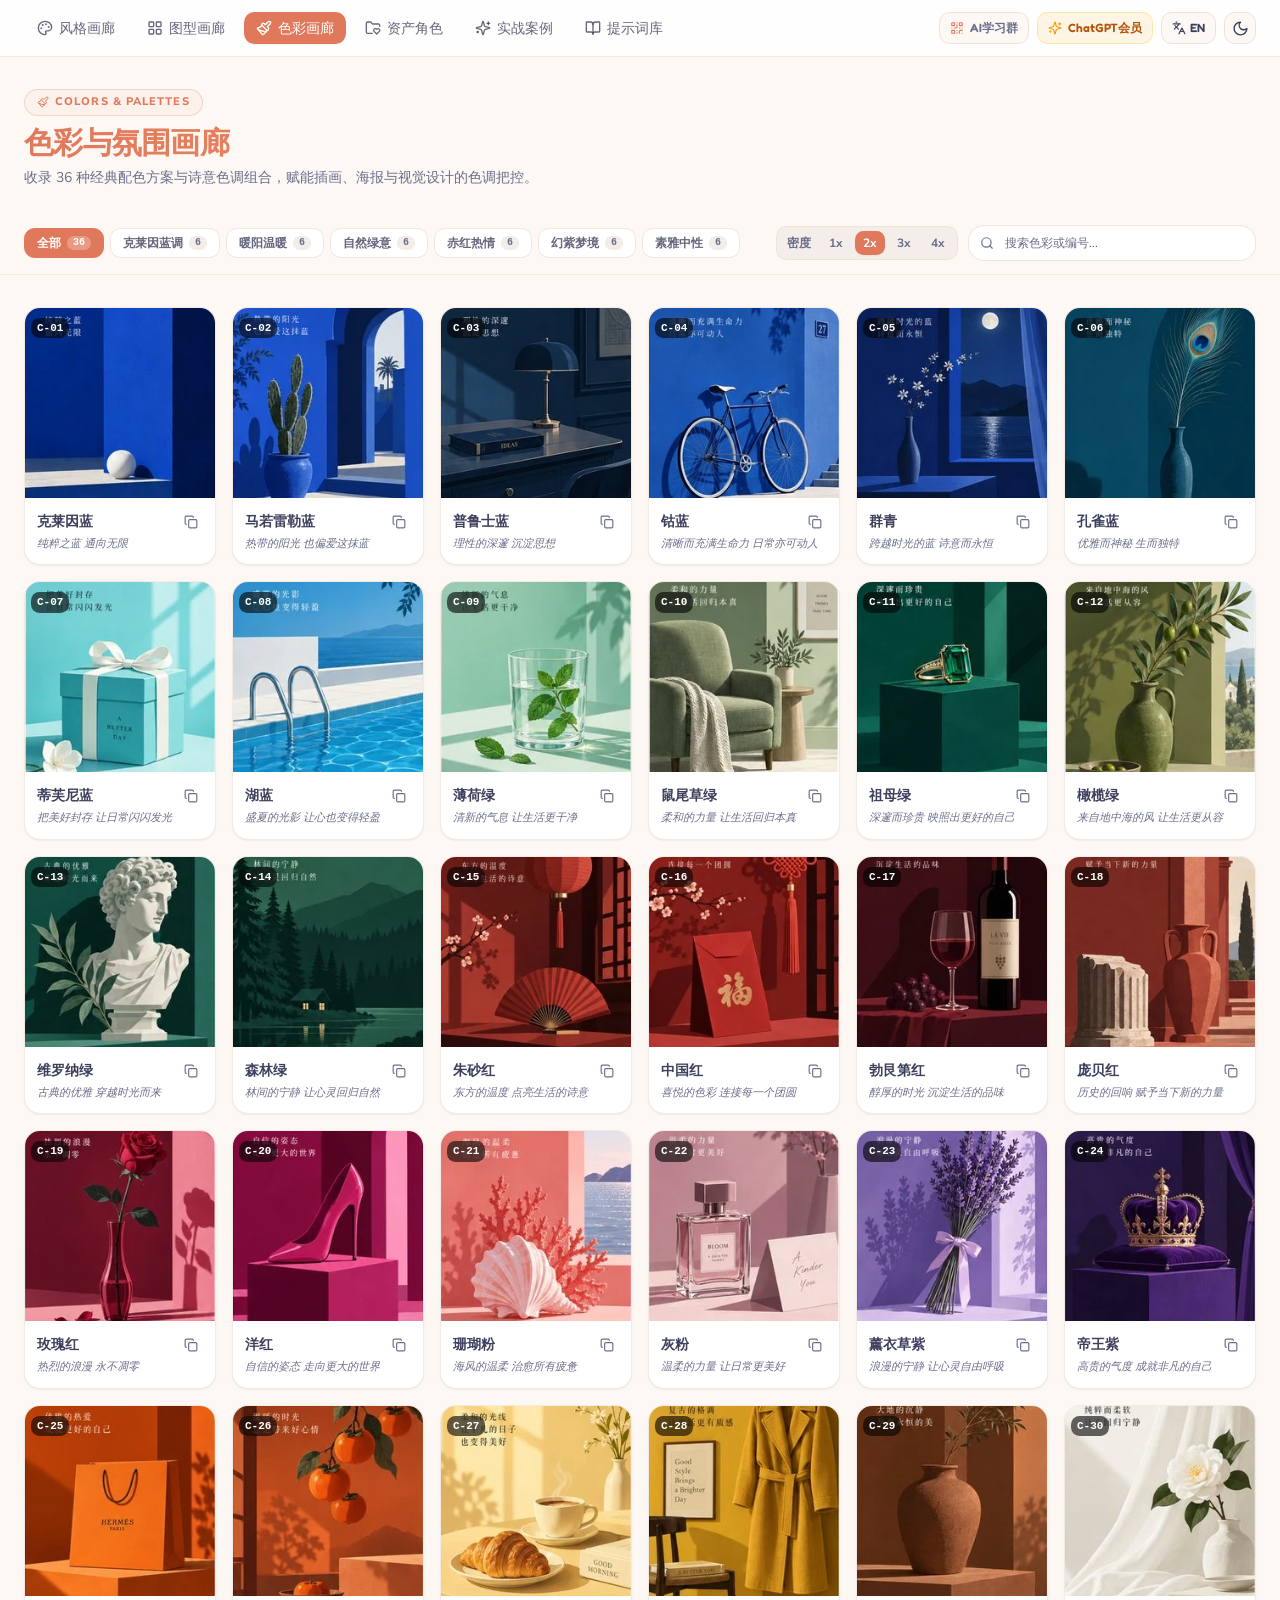
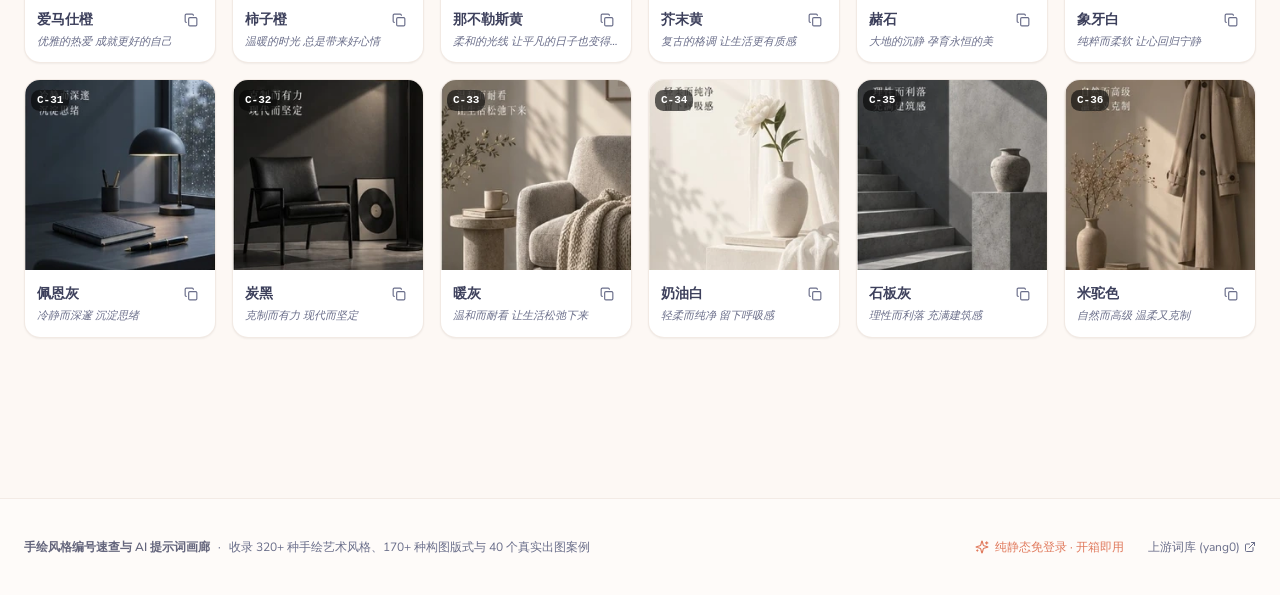
<file: colors/index.html>
<!DOCTYPE html><!--BzV_0UuFaINTMpuRF6rzm--><html lang="zh-CN"><head><meta charSet="utf-8"/><meta name="viewport" content="width=device-width, initial-scale=1"/><link rel="stylesheet" href="/_next/static/css/80470bcb0d909425.css" data-precedence="next"/><link rel="preload" as="script" fetchPriority="low" href="/_next/static/chunks/webpack-60785faceb2046e0.js"/><script src="/_next/static/chunks/4bd1b696-c023c6e3521b1417.js" async=""></script><script src="/_next/static/chunks/255-09fb0d129bb12f51.js" async=""></script><script src="/_next/static/chunks/main-app-30b45b6b07ead2e8.js" async=""></script><script src="/_next/static/chunks/137-3dc5d481a60df0d7.js" async=""></script><script src="/_next/static/chunks/619-ba102abea3e3d0e4.js" async=""></script><script src="/_next/static/chunks/141-52a8087c3ea4f1a8.js" async=""></script><script src="/_next/static/chunks/app/layout-4315e9d33d9eefcd.js" async=""></script><script src="/_next/static/chunks/app/not-found-9512807663727926.js" async=""></script><script src="/_next/static/chunks/app/colors/page-09a822232b081151.js" async=""></script><link rel="icon" href="/favicon.svg" type="image/svg+xml"/><link rel="preconnect" href="https://fonts.googleapis.com"/><link rel="preconnect" href="https://fonts.gstatic.com" crossorigin="anonymous"/><title>手绘风格编号速查与 AI 提示词画廊</title><meta name="description" content="320+ 种手绘艺术风格速查，170+ 种小红书构图版式，36 种经典配色方案，40 个真实出图案例与交互式提示词拼装工坊。"/><meta property="og:title" content="手绘风格编号速查与 AI 提示词画廊"/><meta property="og:description" content="320+ 种手绘风格编号速查，点击即看高清细节，一键复制提示词与参考拼图。"/><meta property="og:image" content="https://inshub.github.io/handraw-style-site/og-banner.jpg"/><meta name="twitter:card" content="summary_large_image"/><meta name="twitter:title" content="手绘风格编号速查与 AI 提示词画廊"/><meta name="twitter:description" content="320+ 种手绘风格编号速查，点击即看高清细节，一键复制提示词与参考拼图。"/><meta name="twitter:image" content="https://inshub.github.io/handraw-style-site/og-banner.jpg"/><link rel="icon" href="/favicon.svg"/><link href="https://fonts.googleapis.com/css2?family=Fredoka:wght@500;600;700&amp;family=Nunito+Sans:ital,opsz,wght@0,6..12,400..700;1,6..12,400..700&amp;display=swap" rel="stylesheet"/><script src="/_next/static/chunks/polyfills-42372ed130431b0a.js" noModule=""></script></head><body class="min-h-screen bg-background text-foreground antialiased selection:bg-terracotta-soft selection:text-primary"><div hidden=""><!--$--><!--/$--></div><script>((a,b,c,d,e,f,g,h)=>{let i=document.documentElement,j=["light","dark"];function k(b){var c;(Array.isArray(a)?a:[a]).forEach(a=>{let c="class"===a,d=c&&f?e.map(a=>f[a]||a):e;c?(i.classList.remove(...d),i.classList.add(f&&f[b]?f[b]:b)):i.setAttribute(a,b)}),c=b,h&&j.includes(c)&&(i.style.colorScheme=c)}if(d)k(d);else try{let a=localStorage.getItem(b)||c,d=g&&"system"===a?window.matchMedia("(prefers-color-scheme: dark)").matches?"dark":"light":a;k(d)}catch(a){}})("class","theme","system",null,["light","dark"],null,true,true)</script><div class="flex min-h-screen flex-col"><header class="sticky top-0 z-40 w-full border-b border-border/70 bg-card/85 backdrop-blur-md transition-colors"><div class="max-w-[1440px] mx-auto flex h-14 items-center justify-between px-4 sm:px-6"><nav class="flex items-center gap-1 sm:gap-1.5 overflow-x-auto no-scrollbar py-1"><a class="inline-flex items-center gap-1.5 px-3 py-1.5 text-xs sm:text-sm font-semibold rounded-lg transition-all whitespace-nowrap active:scale-[0.98] text-foreground/80 hover:text-primary hover:bg-terracotta-soft border border-transparent hover:border-terracotta/20" href="/"><svg xmlns="http://www.w3.org/2000/svg" width="24" height="24" viewBox="0 0 24 24" fill="none" stroke="currentColor" stroke-width="2" stroke-linecap="round" stroke-linejoin="round" class="lucide lucide-palette h-3.5 w-3.5 sm:h-4 sm:w-4"><circle cx="13.5" cy="6.5" r=".5" fill="currentColor"></circle><circle cx="17.5" cy="10.5" r=".5" fill="currentColor"></circle><circle cx="8.5" cy="7.5" r=".5" fill="currentColor"></circle><circle cx="6.5" cy="12.5" r=".5" fill="currentColor"></circle><path d="M12 2C6.5 2 2 6.5 2 12s4.5 10 10 10c.926 0 1.648-.746 1.648-1.688 0-.437-.18-.835-.437-1.125-.29-.289-.438-.652-.438-1.125a1.64 1.64 0 0 1 1.668-1.668h1.996c3.051 0 5.555-2.503 5.555-5.554C21.965 6.012 17.461 2 12 2z"></path></svg><span class="font-heading font-medium">风格画廊</span></a><a class="inline-flex items-center gap-1.5 px-3 py-1.5 text-xs sm:text-sm font-semibold rounded-lg transition-all whitespace-nowrap active:scale-[0.98] text-foreground/80 hover:text-primary hover:bg-terracotta-soft border border-transparent hover:border-terracotta/20" href="/layouts/"><svg xmlns="http://www.w3.org/2000/svg" width="24" height="24" viewBox="0 0 24 24" fill="none" stroke="currentColor" stroke-width="2" stroke-linecap="round" stroke-linejoin="round" class="lucide lucide-layout-grid h-3.5 w-3.5 sm:h-4 sm:w-4"><rect width="7" height="7" x="3" y="3" rx="1"></rect><rect width="7" height="7" x="14" y="3" rx="1"></rect><rect width="7" height="7" x="14" y="14" rx="1"></rect><rect width="7" height="7" x="3" y="14" rx="1"></rect></svg><span class="font-heading font-medium">图型画廊</span></a><a class="inline-flex items-center gap-1.5 px-3 py-1.5 text-xs sm:text-sm font-semibold rounded-lg transition-all whitespace-nowrap active:scale-[0.98] bg-primary text-primary-foreground shadow-sm hover:bg-terracotta-light" href="/colors/"><svg xmlns="http://www.w3.org/2000/svg" width="24" height="24" viewBox="0 0 24 24" fill="none" stroke="currentColor" stroke-width="2" stroke-linecap="round" stroke-linejoin="round" class="lucide lucide-paintbrush h-3.5 w-3.5 sm:h-4 sm:w-4"><path d="m14.622 17.897-10.68-2.913"></path><path d="M18.376 2.622a1 1 0 1 1 3.002 3.002L17.36 9.643a.5.5 0 0 0 0 .707l.944.944a2.41 2.41 0 0 1 0 3.408l-.944.944a.5.5 0 0 1-.707 0L8.354 7.348a.5.5 0 0 1 0-.707l.944-.944a2.41 2.41 0 0 1 3.408 0l.944.944a.5.5 0 0 0 .707 0z"></path><path d="M9 8c-1.804 2.71-3.97 3.46-6.583 3.948a.507.507 0 0 0-.302.819l7.32 8.883a1 1 0 0 0 1.185.204C12.735 20.405 16 16.792 16 15"></path></svg><span class="font-heading font-medium">色彩画廊</span></a><a class="inline-flex items-center gap-1.5 px-3 py-1.5 text-xs sm:text-sm font-semibold rounded-lg transition-all whitespace-nowrap active:scale-[0.98] text-foreground/80 hover:text-primary hover:bg-terracotta-soft border border-transparent hover:border-terracotta/20" href="/assets/"><svg xmlns="http://www.w3.org/2000/svg" width="24" height="24" viewBox="0 0 24 24" fill="none" stroke="currentColor" stroke-width="2" stroke-linecap="round" stroke-linejoin="round" class="lucide lucide-folder-heart h-3.5 w-3.5 sm:h-4 sm:w-4"><path d="M11 20H4a2 2 0 0 1-2-2V5a2 2 0 0 1 2-2h3.9a2 2 0 0 1 1.69.9l.81 1.2a2 2 0 0 0 1.67.9H20a2 2 0 0 1 2 2v1.5"></path><path d="M13.9 17.45c-1.2-1.2-1.14-2.8-.2-3.73a2.43 2.43 0 0 1 3.44 0l.36.34.34-.34a2.43 2.43 0 0 1 3.45-.01c.95.95 1 2.53-.2 3.74L17.5 21Z"></path></svg><span class="font-heading font-medium">资产角色</span></a><a class="inline-flex items-center gap-1.5 px-3 py-1.5 text-xs sm:text-sm font-semibold rounded-lg transition-all whitespace-nowrap active:scale-[0.98] text-foreground/80 hover:text-primary hover:bg-terracotta-soft border border-transparent hover:border-terracotta/20" href="/cases/"><svg xmlns="http://www.w3.org/2000/svg" width="24" height="24" viewBox="0 0 24 24" fill="none" stroke="currentColor" stroke-width="2" stroke-linecap="round" stroke-linejoin="round" class="lucide lucide-sparkles h-3.5 w-3.5 sm:h-4 sm:w-4"><path d="M9.937 15.5A2 2 0 0 0 8.5 14.063l-6.135-1.582a.5.5 0 0 1 0-.962L8.5 9.936A2 2 0 0 0 9.937 8.5l1.582-6.135a.5.5 0 0 1 .963 0L14.063 8.5A2 2 0 0 0 15.5 9.937l6.135 1.581a.5.5 0 0 1 0 .964L15.5 14.063a2 2 0 0 0-1.437 1.437l-1.582 6.135a.5.5 0 0 1-.963 0z"></path><path d="M20 3v4"></path><path d="M22 5h-4"></path><path d="M4 17v2"></path><path d="M5 18H3"></path></svg><span class="font-heading font-medium">实战案例</span></a><a class="inline-flex items-center gap-1.5 px-3 py-1.5 text-xs sm:text-sm font-semibold rounded-lg transition-all whitespace-nowrap active:scale-[0.98] text-foreground/80 hover:text-primary hover:bg-terracotta-soft border border-transparent hover:border-terracotta/20" href="/tutorials/"><svg xmlns="http://www.w3.org/2000/svg" width="24" height="24" viewBox="0 0 24 24" fill="none" stroke="currentColor" stroke-width="2" stroke-linecap="round" stroke-linejoin="round" class="lucide lucide-book-open h-3.5 w-3.5 sm:h-4 sm:w-4"><path d="M12 7v14"></path><path d="M3 18a1 1 0 0 1-1-1V4a1 1 0 0 1 1-1h5a4 4 0 0 1 4 4 4 4 0 0 1 4-4h5a1 1 0 0 1 1 1v13a1 1 0 0 1-1 1h-6a3 3 0 0 0-3 3 3 3 0 0 0-3-3z"></path></svg><span class="font-heading font-medium">提示词库</span></a></nav><div class="flex items-center gap-1.5 sm:gap-2 ml-2 shrink-0"><button class="justify-center whitespace-nowrap ring-offset-background focus-visible:outline-none focus-visible:ring-2 focus-visible:ring-ring focus-visible:ring-offset-2 disabled:pointer-events-none disabled:opacity-50 select-none border bg-background hover:bg-accent hidden md:inline-flex items-center gap-1.5 px-2.5 h-8 text-xs font-semibold rounded-lg border-border hover:border-terracotta hover:text-primary transition-all text-muted-foreground active:scale-[0.98]" title="查看 AI 学习共进群二维码" type="button" aria-haspopup="dialog" aria-expanded="false" data-state="closed"><svg xmlns="http://www.w3.org/2000/svg" width="24" height="24" viewBox="0 0 24 24" fill="none" stroke="currentColor" stroke-width="2" stroke-linecap="round" stroke-linejoin="round" class="lucide lucide-qr-code h-3.5 w-3.5 text-terracotta"><rect width="5" height="5" x="3" y="3" rx="1"></rect><rect width="5" height="5" x="16" y="3" rx="1"></rect><rect width="5" height="5" x="3" y="16" rx="1"></rect><path d="M21 16h-3a2 2 0 0 0-2 2v3"></path><path d="M21 21v.01"></path><path d="M12 7v3a2 2 0 0 1-2 2H7"></path><path d="M3 12h.01"></path><path d="M12 3h.01"></path><path d="M12 16v.01"></path><path d="M16 12h1"></path><path d="M21 12v.01"></path><path d="M12 21v-1"></path></svg><span class="font-heading">AI学习群</span></button><a href="https://www.cchub.top/" target="_blank" rel="noopener noreferrer" class="group hidden lg:inline-flex items-center justify-center gap-1.5 px-2.5 h-8 text-xs font-semibold rounded-lg border border-amber-300/40 bg-amber-500/10 text-amber-700 dark:text-amber-400 hover:bg-amber-500/20 transition-all active:scale-[0.98]" title="访问 ChatGPT 会员专区"><div class="inline-flex items-center justify-center select-none cursor-pointer text-amber-500 group-hover:scale-110 transition-transform"><svg fill="none" height="14" stroke="currentColor" stroke-linecap="round" stroke-linejoin="round" stroke-width="2" viewBox="0 0 24 24" width="14" xmlns="http://www.w3.org/2000/svg"><path d="M9.937 15.5A2 2 0 0 0 8.5 14.063l-6.135-1.582a.5.5 0 0 1 0-.962L8.5 9.936A2 2 0 0 0 9.937 8.5l1.582-6.135a.5.5 0 0 1 .963 0L14.063 8.5A2 2 0 0 0 15.5 9.937l6.135 1.581a.5.5 0 0 1 0 .964L15.5 14.063a2 2 0 0 0-1.437 1.437l-1.582 6.135a.5.5 0 0 1-.963 0z"></path><path d="M20 3v4"></path><path d="M22 5h-4"></path><path d="M4 17v2"></path><path d="M5 18H3"></path></svg></div><span class="font-heading">ChatGPT会员</span></a><button class="inline-flex items-center justify-center whitespace-nowrap ring-offset-background focus-visible:outline-none focus-visible:ring-2 focus-visible:ring-ring focus-visible:ring-offset-2 disabled:pointer-events-none disabled:opacity-50 select-none border border-input bg-background hover:bg-accent h-8 px-2.5 text-xs font-semibold gap-1 rounded-lg hover:border-terracotta hover:text-primary transition-all active:scale-[0.98]" aria-label="Switch Language"><svg xmlns="http://www.w3.org/2000/svg" width="24" height="24" viewBox="0 0 24 24" fill="none" stroke="currentColor" stroke-width="2" stroke-linecap="round" stroke-linejoin="round" class="lucide lucide-languages h-3.5 w-3.5"><path d="m5 8 6 6"></path><path d="m4 14 6-6 2-3"></path><path d="M2 5h12"></path><path d="M7 2h1"></path><path d="m22 22-5-10-5 10"></path><path d="M14 18h6"></path></svg><span class="font-heading">EN</span></button><button class="inline-flex items-center justify-center whitespace-nowrap text-sm font-medium ring-offset-background focus-visible:outline-none focus-visible:ring-2 focus-visible:ring-ring focus-visible:ring-offset-2 disabled:pointer-events-none disabled:opacity-50 select-none border border-input bg-background hover:bg-accent h-8 w-8 rounded-lg hover:border-terracotta hover:text-primary transition-all active:scale-[0.98]" aria-label="Toggle theme"><div class="inline-flex items-center justify-center select-none cursor-pointer text-slate-700 dark:text-slate-200"><svg fill="none" height="17" stroke="currentColor" stroke-linecap="round" stroke-linejoin="round" stroke-width="2" viewBox="0 0 24 24" width="17" xmlns="http://www.w3.org/2000/svg"><path d="M12 3a6 6 0 0 0 9 9 9 9 0 1 1-9-9Z"></path></svg></div></button></div></div></header><main class="flex-1"><div class="max-w-[1440px] mx-auto px-4 sm:px-6 py-8 pb-20"><div class="mb-6 space-y-2"><div class="inline-flex items-center gap-1.5 px-3 py-1 rounded-full text-[11px] font-extrabold uppercase tracking-widest text-primary bg-terracotta-soft border border-terracotta/25 shadow-2xs"><svg xmlns="http://www.w3.org/2000/svg" width="24" height="24" viewBox="0 0 24 24" fill="none" stroke="currentColor" stroke-width="2" stroke-linecap="round" stroke-linejoin="round" class="lucide lucide-paintbrush h-3 w-3"><path d="m14.622 17.897-10.68-2.913"></path><path d="M18.376 2.622a1 1 0 1 1 3.002 3.002L17.36 9.643a.5.5 0 0 0 0 .707l.944.944a2.41 2.41 0 0 1 0 3.408l-.944.944a.5.5 0 0 1-.707 0L8.354 7.348a.5.5 0 0 1 0-.707l.944-.944a2.41 2.41 0 0 1 3.408 0l.944.944a.5.5 0 0 0 .707 0z"></path><path d="M9 8c-1.804 2.71-3.97 3.46-6.583 3.948a.507.507 0 0 0-.302.819l7.32 8.883a1 1 0 0 0 1.185.204C12.735 20.405 16 16.792 16 15"></path></svg><span>COLORS &amp; PALETTES</span></div><h1 class="text-2xl sm:text-3xl font-extrabold gradient-warm-text">色彩与氛围画廊</h1><p class="text-sm text-muted-foreground">收录 36 种经典配色方案与诗意色调组合，赋能插画、海报与视觉设计的色调把控。</p></div><div class="sticky top-14 z-30 py-3 bg-background/95 backdrop-blur-md border-b border-border/60 -mx-4 sm:-mx-6 px-4 sm:px-6"><div class="flex flex-col sm:flex-row items-stretch sm:items-center justify-between gap-3"><div class="flex items-center gap-1.5 overflow-x-auto no-scrollbar py-1"><button type="button" class="inline-flex items-center gap-1.5 px-3 py-1.5 rounded-lg text-xs font-bold transition-all whitespace-nowrap border active:scale-[0.98] bg-primary text-primary-foreground border-primary shadow-xs"><span>全部</span><span class="px-1.5 py-0.5 rounded-md text-[10px] font-mono leading-none bg-white/25 text-white">36</span></button><button type="button" class="inline-flex items-center gap-1.5 px-3 py-1.5 rounded-lg text-xs font-bold transition-all whitespace-nowrap border shadow-2xs active:scale-[0.98] bg-card text-foreground/80 border-border/80 hover:border-terracotta/40 hover:text-primary hover:bg-terracotta-soft"><span>克莱因蓝调</span><span class="px-1.5 py-0.5 rounded-md text-[10px] font-mono leading-none bg-secondary text-muted-foreground">6</span></button><button type="button" class="inline-flex items-center gap-1.5 px-3 py-1.5 rounded-lg text-xs font-bold transition-all whitespace-nowrap border shadow-2xs active:scale-[0.98] bg-card text-foreground/80 border-border/80 hover:border-terracotta/40 hover:text-primary hover:bg-terracotta-soft"><span>暖阳温暖</span><span class="px-1.5 py-0.5 rounded-md text-[10px] font-mono leading-none bg-secondary text-muted-foreground">6</span></button><button type="button" class="inline-flex items-center gap-1.5 px-3 py-1.5 rounded-lg text-xs font-bold transition-all whitespace-nowrap border shadow-2xs active:scale-[0.98] bg-card text-foreground/80 border-border/80 hover:border-terracotta/40 hover:text-primary hover:bg-terracotta-soft"><span>自然绿意</span><span class="px-1.5 py-0.5 rounded-md text-[10px] font-mono leading-none bg-secondary text-muted-foreground">6</span></button><button type="button" class="inline-flex items-center gap-1.5 px-3 py-1.5 rounded-lg text-xs font-bold transition-all whitespace-nowrap border shadow-2xs active:scale-[0.98] bg-card text-foreground/80 border-border/80 hover:border-terracotta/40 hover:text-primary hover:bg-terracotta-soft"><span>赤红热情</span><span class="px-1.5 py-0.5 rounded-md text-[10px] font-mono leading-none bg-secondary text-muted-foreground">6</span></button><button type="button" class="inline-flex items-center gap-1.5 px-3 py-1.5 rounded-lg text-xs font-bold transition-all whitespace-nowrap border shadow-2xs active:scale-[0.98] bg-card text-foreground/80 border-border/80 hover:border-terracotta/40 hover:text-primary hover:bg-terracotta-soft"><span>幻紫梦境</span><span class="px-1.5 py-0.5 rounded-md text-[10px] font-mono leading-none bg-secondary text-muted-foreground">6</span></button><button type="button" class="inline-flex items-center gap-1.5 px-3 py-1.5 rounded-lg text-xs font-bold transition-all whitespace-nowrap border shadow-2xs active:scale-[0.98] bg-card text-foreground/80 border-border/80 hover:border-terracotta/40 hover:text-primary hover:bg-terracotta-soft"><span>素雅中性</span><span class="px-1.5 py-0.5 rounded-md text-[10px] font-mono leading-none bg-secondary text-muted-foreground">6</span></button></div><div class="flex items-center gap-2.5 w-full sm:w-auto shrink-0 justify-between sm:justify-end"><div class="inline-flex items-center gap-1 p-1 bg-secondary/80 border border-border/80 rounded-lg text-xs font-semibold"><span class="text-muted-foreground px-1.5 hidden sm:inline">密度</span><div class="flex items-center gap-1"><button class="inline-flex items-center justify-center whitespace-nowrap ring-offset-background active:scale-[0.98] focus-visible:outline-none focus-visible:ring-2 focus-visible:ring-ring focus-visible:ring-offset-2 disabled:pointer-events-none disabled:opacity-50 select-none h-6 px-2 text-xs font-bold rounded-md transition-all text-muted-foreground hover:text-foreground hover:bg-card">1x</button><button class="inline-flex items-center justify-center whitespace-nowrap ring-offset-background active:scale-[0.98] focus-visible:outline-none focus-visible:ring-2 focus-visible:ring-ring focus-visible:ring-offset-2 disabled:pointer-events-none disabled:opacity-50 select-none hover:bg-terracotta-light h-6 px-2 text-xs font-bold rounded-md transition-all bg-primary text-white shadow-sm">2x</button><button class="inline-flex items-center justify-center whitespace-nowrap ring-offset-background active:scale-[0.98] focus-visible:outline-none focus-visible:ring-2 focus-visible:ring-ring focus-visible:ring-offset-2 disabled:pointer-events-none disabled:opacity-50 select-none h-6 px-2 text-xs font-bold rounded-md transition-all text-muted-foreground hover:text-foreground hover:bg-card">3x</button><button class="inline-flex items-center justify-center whitespace-nowrap ring-offset-background active:scale-[0.98] focus-visible:outline-none focus-visible:ring-2 focus-visible:ring-ring focus-visible:ring-offset-2 disabled:pointer-events-none disabled:opacity-50 select-none h-6 px-2 text-xs font-bold rounded-md transition-all text-muted-foreground hover:text-foreground hover:bg-card">4x</button></div></div><div class="relative w-full sm:w-64 md:w-72 shrink-0"><svg xmlns="http://www.w3.org/2000/svg" width="24" height="24" viewBox="0 0 24 24" fill="none" stroke="currentColor" stroke-width="2" stroke-linecap="round" stroke-linejoin="round" class="lucide lucide-search absolute left-3 top-1/2 -translate-y-1/2 h-3.5 w-3.5 text-muted-foreground pointer-events-none"><circle cx="11" cy="11" r="8"></circle><path d="m21 21-4.3-4.3"></path></svg><input type="search" class="flex w-full border px-3 py-1 transition-colors file:border-0 file:bg-transparent file:text-sm file:font-medium placeholder:text-muted-foreground focus-visible:outline-none disabled:cursor-not-allowed disabled:opacity-50 pl-9 pr-8 h-9 rounded-xl text-xs bg-card border-border/80 shadow-2xs focus-visible:ring-1 focus-visible:ring-terracotta focus-visible:border-terracotta" placeholder="搜索色彩或编号..." value=""/></div></div></div></div><div class="mt-8"><div class="grid transition-all grid-cols-2 sm:grid-cols-3 md:grid-cols-4 lg:grid-cols-6 gap-3 sm:gap-4"><div class="border text-card-foreground shadow-sm group cursor-zoom-in overflow-hidden rounded-xl border-border/70 bg-card hover:border-terracotta/60 hover:-translate-y-1.5 hover:shadow-warm-glow transition-all duration-300 ease-out select-none" type="button" aria-haspopup="dialog" aria-expanded="false" data-state="closed"><div class="relative aspect-square w-full bg-muted/60 overflow-hidden"><img src="/assets/images/colors/C-01.webp" alt="克莱因蓝" loading="lazy" decoding="async" class="h-full w-full object-cover transition-transform duration-500 ease-out group-hover:scale-105"/><div class="absolute top-1.5 left-1.5"><span class="inline-flex items-center px-1.5 py-0.5 rounded-md text-[11px] font-extrabold font-mono bg-black/60 backdrop-blur-md text-white group-hover:bg-primary transition-all shadow-2xs">C-01</span></div></div><div class="p-3"><div class="flex items-center justify-between"><span class="font-bold text-xs sm:text-sm text-foreground truncate block">克莱因蓝</span><button class="inline-flex items-center justify-center whitespace-nowrap rounded-lg text-sm font-medium ring-offset-background transition-all active:scale-[0.98] focus-visible:outline-none focus-visible:ring-2 focus-visible:ring-ring focus-visible:ring-offset-2 disabled:pointer-events-none disabled:opacity-50 select-none hover:bg-accent group/btn h-6 w-6 text-muted-foreground hover:text-primary shrink-0" title="复制颜色提示词"><div class="inline-flex items-center justify-center select-none cursor-pointer group-hover/btn:scale-110"><svg fill="none" height="14" stroke="currentColor" stroke-linecap="round" stroke-linejoin="round" stroke-width="2" viewBox="0 0 24 24" width="14" xmlns="http://www.w3.org/2000/svg"><rect height="14" rx="2" ry="2" width="14" x="8" y="8"></rect><path d="M4 16c-1.1 0-2-.9-2-2V4c0-1.1.9-2 2-2h10c1.1 0 2 .9 2 2"></path></svg></div></button></div><span class="text-[11px] text-muted-foreground truncate block mt-0.5 italic">纯粹之蓝 通向无限</span></div></div><div class="border text-card-foreground shadow-sm group cursor-zoom-in overflow-hidden rounded-xl border-border/70 bg-card hover:border-terracotta/60 hover:-translate-y-1.5 hover:shadow-warm-glow transition-all duration-300 ease-out select-none" type="button" aria-haspopup="dialog" aria-expanded="false" data-state="closed"><div class="relative aspect-square w-full bg-muted/60 overflow-hidden"><img src="/assets/images/colors/C-02.webp" alt="马若雷勒蓝" loading="lazy" decoding="async" class="h-full w-full object-cover transition-transform duration-500 ease-out group-hover:scale-105"/><div class="absolute top-1.5 left-1.5"><span class="inline-flex items-center px-1.5 py-0.5 rounded-md text-[11px] font-extrabold font-mono bg-black/60 backdrop-blur-md text-white group-hover:bg-primary transition-all shadow-2xs">C-02</span></div></div><div class="p-3"><div class="flex items-center justify-between"><span class="font-bold text-xs sm:text-sm text-foreground truncate block">马若雷勒蓝</span><button class="inline-flex items-center justify-center whitespace-nowrap rounded-lg text-sm font-medium ring-offset-background transition-all active:scale-[0.98] focus-visible:outline-none focus-visible:ring-2 focus-visible:ring-ring focus-visible:ring-offset-2 disabled:pointer-events-none disabled:opacity-50 select-none hover:bg-accent group/btn h-6 w-6 text-muted-foreground hover:text-primary shrink-0" title="复制颜色提示词"><div class="inline-flex items-center justify-center select-none cursor-pointer group-hover/btn:scale-110"><svg fill="none" height="14" stroke="currentColor" stroke-linecap="round" stroke-linejoin="round" stroke-width="2" viewBox="0 0 24 24" width="14" xmlns="http://www.w3.org/2000/svg"><rect height="14" rx="2" ry="2" width="14" x="8" y="8"></rect><path d="M4 16c-1.1 0-2-.9-2-2V4c0-1.1.9-2 2-2h10c1.1 0 2 .9 2 2"></path></svg></div></button></div><span class="text-[11px] text-muted-foreground truncate block mt-0.5 italic">热带的阳光 也偏爱这抹蓝</span></div></div><div class="border text-card-foreground shadow-sm group cursor-zoom-in overflow-hidden rounded-xl border-border/70 bg-card hover:border-terracotta/60 hover:-translate-y-1.5 hover:shadow-warm-glow transition-all duration-300 ease-out select-none" type="button" aria-haspopup="dialog" aria-expanded="false" data-state="closed"><div class="relative aspect-square w-full bg-muted/60 overflow-hidden"><img src="/assets/images/colors/C-03.webp" alt="普鲁士蓝" loading="lazy" decoding="async" class="h-full w-full object-cover transition-transform duration-500 ease-out group-hover:scale-105"/><div class="absolute top-1.5 left-1.5"><span class="inline-flex items-center px-1.5 py-0.5 rounded-md text-[11px] font-extrabold font-mono bg-black/60 backdrop-blur-md text-white group-hover:bg-primary transition-all shadow-2xs">C-03</span></div></div><div class="p-3"><div class="flex items-center justify-between"><span class="font-bold text-xs sm:text-sm text-foreground truncate block">普鲁士蓝</span><button class="inline-flex items-center justify-center whitespace-nowrap rounded-lg text-sm font-medium ring-offset-background transition-all active:scale-[0.98] focus-visible:outline-none focus-visible:ring-2 focus-visible:ring-ring focus-visible:ring-offset-2 disabled:pointer-events-none disabled:opacity-50 select-none hover:bg-accent group/btn h-6 w-6 text-muted-foreground hover:text-primary shrink-0" title="复制颜色提示词"><div class="inline-flex items-center justify-center select-none cursor-pointer group-hover/btn:scale-110"><svg fill="none" height="14" stroke="currentColor" stroke-linecap="round" stroke-linejoin="round" stroke-width="2" viewBox="0 0 24 24" width="14" xmlns="http://www.w3.org/2000/svg"><rect height="14" rx="2" ry="2" width="14" x="8" y="8"></rect><path d="M4 16c-1.1 0-2-.9-2-2V4c0-1.1.9-2 2-2h10c1.1 0 2 .9 2 2"></path></svg></div></button></div><span class="text-[11px] text-muted-foreground truncate block mt-0.5 italic">理性的深邃 沉淀思想</span></div></div><div class="border text-card-foreground shadow-sm group cursor-zoom-in overflow-hidden rounded-xl border-border/70 bg-card hover:border-terracotta/60 hover:-translate-y-1.5 hover:shadow-warm-glow transition-all duration-300 ease-out select-none" type="button" aria-haspopup="dialog" aria-expanded="false" data-state="closed"><div class="relative aspect-square w-full bg-muted/60 overflow-hidden"><img src="/assets/images/colors/C-04.webp" alt="钴蓝" loading="lazy" decoding="async" class="h-full w-full object-cover transition-transform duration-500 ease-out group-hover:scale-105"/><div class="absolute top-1.5 left-1.5"><span class="inline-flex items-center px-1.5 py-0.5 rounded-md text-[11px] font-extrabold font-mono bg-black/60 backdrop-blur-md text-white group-hover:bg-primary transition-all shadow-2xs">C-04</span></div></div><div class="p-3"><div class="flex items-center justify-between"><span class="font-bold text-xs sm:text-sm text-foreground truncate block">钴蓝</span><button class="inline-flex items-center justify-center whitespace-nowrap rounded-lg text-sm font-medium ring-offset-background transition-all active:scale-[0.98] focus-visible:outline-none focus-visible:ring-2 focus-visible:ring-ring focus-visible:ring-offset-2 disabled:pointer-events-none disabled:opacity-50 select-none hover:bg-accent group/btn h-6 w-6 text-muted-foreground hover:text-primary shrink-0" title="复制颜色提示词"><div class="inline-flex items-center justify-center select-none cursor-pointer group-hover/btn:scale-110"><svg fill="none" height="14" stroke="currentColor" stroke-linecap="round" stroke-linejoin="round" stroke-width="2" viewBox="0 0 24 24" width="14" xmlns="http://www.w3.org/2000/svg"><rect height="14" rx="2" ry="2" width="14" x="8" y="8"></rect><path d="M4 16c-1.1 0-2-.9-2-2V4c0-1.1.9-2 2-2h10c1.1 0 2 .9 2 2"></path></svg></div></button></div><span class="text-[11px] text-muted-foreground truncate block mt-0.5 italic">清晰而充满生命力 日常亦可动人</span></div></div><div class="border text-card-foreground shadow-sm group cursor-zoom-in overflow-hidden rounded-xl border-border/70 bg-card hover:border-terracotta/60 hover:-translate-y-1.5 hover:shadow-warm-glow transition-all duration-300 ease-out select-none" type="button" aria-haspopup="dialog" aria-expanded="false" data-state="closed"><div class="relative aspect-square w-full bg-muted/60 overflow-hidden"><img src="/assets/images/colors/C-05.webp" alt="群青" loading="lazy" decoding="async" class="h-full w-full object-cover transition-transform duration-500 ease-out group-hover:scale-105"/><div class="absolute top-1.5 left-1.5"><span class="inline-flex items-center px-1.5 py-0.5 rounded-md text-[11px] font-extrabold font-mono bg-black/60 backdrop-blur-md text-white group-hover:bg-primary transition-all shadow-2xs">C-05</span></div></div><div class="p-3"><div class="flex items-center justify-between"><span class="font-bold text-xs sm:text-sm text-foreground truncate block">群青</span><button class="inline-flex items-center justify-center whitespace-nowrap rounded-lg text-sm font-medium ring-offset-background transition-all active:scale-[0.98] focus-visible:outline-none focus-visible:ring-2 focus-visible:ring-ring focus-visible:ring-offset-2 disabled:pointer-events-none disabled:opacity-50 select-none hover:bg-accent group/btn h-6 w-6 text-muted-foreground hover:text-primary shrink-0" title="复制颜色提示词"><div class="inline-flex items-center justify-center select-none cursor-pointer group-hover/btn:scale-110"><svg fill="none" height="14" stroke="currentColor" stroke-linecap="round" stroke-linejoin="round" stroke-width="2" viewBox="0 0 24 24" width="14" xmlns="http://www.w3.org/2000/svg"><rect height="14" rx="2" ry="2" width="14" x="8" y="8"></rect><path d="M4 16c-1.1 0-2-.9-2-2V4c0-1.1.9-2 2-2h10c1.1 0 2 .9 2 2"></path></svg></div></button></div><span class="text-[11px] text-muted-foreground truncate block mt-0.5 italic">跨越时光的蓝 诗意而永恒</span></div></div><div class="border text-card-foreground shadow-sm group cursor-zoom-in overflow-hidden rounded-xl border-border/70 bg-card hover:border-terracotta/60 hover:-translate-y-1.5 hover:shadow-warm-glow transition-all duration-300 ease-out select-none" type="button" aria-haspopup="dialog" aria-expanded="false" data-state="closed"><div class="relative aspect-square w-full bg-muted/60 overflow-hidden"><img src="/assets/images/colors/C-06.webp" alt="孔雀蓝" loading="lazy" decoding="async" class="h-full w-full object-cover transition-transform duration-500 ease-out group-hover:scale-105"/><div class="absolute top-1.5 left-1.5"><span class="inline-flex items-center px-1.5 py-0.5 rounded-md text-[11px] font-extrabold font-mono bg-black/60 backdrop-blur-md text-white group-hover:bg-primary transition-all shadow-2xs">C-06</span></div></div><div class="p-3"><div class="flex items-center justify-between"><span class="font-bold text-xs sm:text-sm text-foreground truncate block">孔雀蓝</span><button class="inline-flex items-center justify-center whitespace-nowrap rounded-lg text-sm font-medium ring-offset-background transition-all active:scale-[0.98] focus-visible:outline-none focus-visible:ring-2 focus-visible:ring-ring focus-visible:ring-offset-2 disabled:pointer-events-none disabled:opacity-50 select-none hover:bg-accent group/btn h-6 w-6 text-muted-foreground hover:text-primary shrink-0" title="复制颜色提示词"><div class="inline-flex items-center justify-center select-none cursor-pointer group-hover/btn:scale-110"><svg fill="none" height="14" stroke="currentColor" stroke-linecap="round" stroke-linejoin="round" stroke-width="2" viewBox="0 0 24 24" width="14" xmlns="http://www.w3.org/2000/svg"><rect height="14" rx="2" ry="2" width="14" x="8" y="8"></rect><path d="M4 16c-1.1 0-2-.9-2-2V4c0-1.1.9-2 2-2h10c1.1 0 2 .9 2 2"></path></svg></div></button></div><span class="text-[11px] text-muted-foreground truncate block mt-0.5 italic">优雅而神秘 生而独特</span></div></div><div class="border text-card-foreground shadow-sm group cursor-zoom-in overflow-hidden rounded-xl border-border/70 bg-card hover:border-terracotta/60 hover:-translate-y-1.5 hover:shadow-warm-glow transition-all duration-300 ease-out select-none" type="button" aria-haspopup="dialog" aria-expanded="false" data-state="closed"><div class="relative aspect-square w-full bg-muted/60 overflow-hidden"><img src="/assets/images/colors/C-07.webp" alt="蒂芙尼蓝" loading="lazy" decoding="async" class="h-full w-full object-cover transition-transform duration-500 ease-out group-hover:scale-105"/><div class="absolute top-1.5 left-1.5"><span class="inline-flex items-center px-1.5 py-0.5 rounded-md text-[11px] font-extrabold font-mono bg-black/60 backdrop-blur-md text-white group-hover:bg-primary transition-all shadow-2xs">C-07</span></div></div><div class="p-3"><div class="flex items-center justify-between"><span class="font-bold text-xs sm:text-sm text-foreground truncate block">蒂芙尼蓝</span><button class="inline-flex items-center justify-center whitespace-nowrap rounded-lg text-sm font-medium ring-offset-background transition-all active:scale-[0.98] focus-visible:outline-none focus-visible:ring-2 focus-visible:ring-ring focus-visible:ring-offset-2 disabled:pointer-events-none disabled:opacity-50 select-none hover:bg-accent group/btn h-6 w-6 text-muted-foreground hover:text-primary shrink-0" title="复制颜色提示词"><div class="inline-flex items-center justify-center select-none cursor-pointer group-hover/btn:scale-110"><svg fill="none" height="14" stroke="currentColor" stroke-linecap="round" stroke-linejoin="round" stroke-width="2" viewBox="0 0 24 24" width="14" xmlns="http://www.w3.org/2000/svg"><rect height="14" rx="2" ry="2" width="14" x="8" y="8"></rect><path d="M4 16c-1.1 0-2-.9-2-2V4c0-1.1.9-2 2-2h10c1.1 0 2 .9 2 2"></path></svg></div></button></div><span class="text-[11px] text-muted-foreground truncate block mt-0.5 italic">把美好封存 让日常闪闪发光</span></div></div><div class="border text-card-foreground shadow-sm group cursor-zoom-in overflow-hidden rounded-xl border-border/70 bg-card hover:border-terracotta/60 hover:-translate-y-1.5 hover:shadow-warm-glow transition-all duration-300 ease-out select-none" type="button" aria-haspopup="dialog" aria-expanded="false" data-state="closed"><div class="relative aspect-square w-full bg-muted/60 overflow-hidden"><img src="/assets/images/colors/C-08.webp" alt="湖蓝" loading="lazy" decoding="async" class="h-full w-full object-cover transition-transform duration-500 ease-out group-hover:scale-105"/><div class="absolute top-1.5 left-1.5"><span class="inline-flex items-center px-1.5 py-0.5 rounded-md text-[11px] font-extrabold font-mono bg-black/60 backdrop-blur-md text-white group-hover:bg-primary transition-all shadow-2xs">C-08</span></div></div><div class="p-3"><div class="flex items-center justify-between"><span class="font-bold text-xs sm:text-sm text-foreground truncate block">湖蓝</span><button class="inline-flex items-center justify-center whitespace-nowrap rounded-lg text-sm font-medium ring-offset-background transition-all active:scale-[0.98] focus-visible:outline-none focus-visible:ring-2 focus-visible:ring-ring focus-visible:ring-offset-2 disabled:pointer-events-none disabled:opacity-50 select-none hover:bg-accent group/btn h-6 w-6 text-muted-foreground hover:text-primary shrink-0" title="复制颜色提示词"><div class="inline-flex items-center justify-center select-none cursor-pointer group-hover/btn:scale-110"><svg fill="none" height="14" stroke="currentColor" stroke-linecap="round" stroke-linejoin="round" stroke-width="2" viewBox="0 0 24 24" width="14" xmlns="http://www.w3.org/2000/svg"><rect height="14" rx="2" ry="2" width="14" x="8" y="8"></rect><path d="M4 16c-1.1 0-2-.9-2-2V4c0-1.1.9-2 2-2h10c1.1 0 2 .9 2 2"></path></svg></div></button></div><span class="text-[11px] text-muted-foreground truncate block mt-0.5 italic">盛夏的光影 让心也变得轻盈</span></div></div><div class="border text-card-foreground shadow-sm group cursor-zoom-in overflow-hidden rounded-xl border-border/70 bg-card hover:border-terracotta/60 hover:-translate-y-1.5 hover:shadow-warm-glow transition-all duration-300 ease-out select-none" type="button" aria-haspopup="dialog" aria-expanded="false" data-state="closed"><div class="relative aspect-square w-full bg-muted/60 overflow-hidden"><img src="/assets/images/colors/C-09.webp" alt="薄荷绿" loading="lazy" decoding="async" class="h-full w-full object-cover transition-transform duration-500 ease-out group-hover:scale-105"/><div class="absolute top-1.5 left-1.5"><span class="inline-flex items-center px-1.5 py-0.5 rounded-md text-[11px] font-extrabold font-mono bg-black/60 backdrop-blur-md text-white group-hover:bg-primary transition-all shadow-2xs">C-09</span></div></div><div class="p-3"><div class="flex items-center justify-between"><span class="font-bold text-xs sm:text-sm text-foreground truncate block">薄荷绿</span><button class="inline-flex items-center justify-center whitespace-nowrap rounded-lg text-sm font-medium ring-offset-background transition-all active:scale-[0.98] focus-visible:outline-none focus-visible:ring-2 focus-visible:ring-ring focus-visible:ring-offset-2 disabled:pointer-events-none disabled:opacity-50 select-none hover:bg-accent group/btn h-6 w-6 text-muted-foreground hover:text-primary shrink-0" title="复制颜色提示词"><div class="inline-flex items-center justify-center select-none cursor-pointer group-hover/btn:scale-110"><svg fill="none" height="14" stroke="currentColor" stroke-linecap="round" stroke-linejoin="round" stroke-width="2" viewBox="0 0 24 24" width="14" xmlns="http://www.w3.org/2000/svg"><rect height="14" rx="2" ry="2" width="14" x="8" y="8"></rect><path d="M4 16c-1.1 0-2-.9-2-2V4c0-1.1.9-2 2-2h10c1.1 0 2 .9 2 2"></path></svg></div></button></div><span class="text-[11px] text-muted-foreground truncate block mt-0.5 italic">清新的气息 让生活更干净</span></div></div><div class="border text-card-foreground shadow-sm group cursor-zoom-in overflow-hidden rounded-xl border-border/70 bg-card hover:border-terracotta/60 hover:-translate-y-1.5 hover:shadow-warm-glow transition-all duration-300 ease-out select-none" type="button" aria-haspopup="dialog" aria-expanded="false" data-state="closed"><div class="relative aspect-square w-full bg-muted/60 overflow-hidden"><img src="/assets/images/colors/C-10.webp" alt="鼠尾草绿" loading="lazy" decoding="async" class="h-full w-full object-cover transition-transform duration-500 ease-out group-hover:scale-105"/><div class="absolute top-1.5 left-1.5"><span class="inline-flex items-center px-1.5 py-0.5 rounded-md text-[11px] font-extrabold font-mono bg-black/60 backdrop-blur-md text-white group-hover:bg-primary transition-all shadow-2xs">C-10</span></div></div><div class="p-3"><div class="flex items-center justify-between"><span class="font-bold text-xs sm:text-sm text-foreground truncate block">鼠尾草绿</span><button class="inline-flex items-center justify-center whitespace-nowrap rounded-lg text-sm font-medium ring-offset-background transition-all active:scale-[0.98] focus-visible:outline-none focus-visible:ring-2 focus-visible:ring-ring focus-visible:ring-offset-2 disabled:pointer-events-none disabled:opacity-50 select-none hover:bg-accent group/btn h-6 w-6 text-muted-foreground hover:text-primary shrink-0" title="复制颜色提示词"><div class="inline-flex items-center justify-center select-none cursor-pointer group-hover/btn:scale-110"><svg fill="none" height="14" stroke="currentColor" stroke-linecap="round" stroke-linejoin="round" stroke-width="2" viewBox="0 0 24 24" width="14" xmlns="http://www.w3.org/2000/svg"><rect height="14" rx="2" ry="2" width="14" x="8" y="8"></rect><path d="M4 16c-1.1 0-2-.9-2-2V4c0-1.1.9-2 2-2h10c1.1 0 2 .9 2 2"></path></svg></div></button></div><span class="text-[11px] text-muted-foreground truncate block mt-0.5 italic">柔和的力量 让生活回归本真</span></div></div><div class="border text-card-foreground shadow-sm group cursor-zoom-in overflow-hidden rounded-xl border-border/70 bg-card hover:border-terracotta/60 hover:-translate-y-1.5 hover:shadow-warm-glow transition-all duration-300 ease-out select-none" type="button" aria-haspopup="dialog" aria-expanded="false" data-state="closed"><div class="relative aspect-square w-full bg-muted/60 overflow-hidden"><img src="/assets/images/colors/C-11.webp" alt="祖母绿" loading="lazy" decoding="async" class="h-full w-full object-cover transition-transform duration-500 ease-out group-hover:scale-105"/><div class="absolute top-1.5 left-1.5"><span class="inline-flex items-center px-1.5 py-0.5 rounded-md text-[11px] font-extrabold font-mono bg-black/60 backdrop-blur-md text-white group-hover:bg-primary transition-all shadow-2xs">C-11</span></div></div><div class="p-3"><div class="flex items-center justify-between"><span class="font-bold text-xs sm:text-sm text-foreground truncate block">祖母绿</span><button class="inline-flex items-center justify-center whitespace-nowrap rounded-lg text-sm font-medium ring-offset-background transition-all active:scale-[0.98] focus-visible:outline-none focus-visible:ring-2 focus-visible:ring-ring focus-visible:ring-offset-2 disabled:pointer-events-none disabled:opacity-50 select-none hover:bg-accent group/btn h-6 w-6 text-muted-foreground hover:text-primary shrink-0" title="复制颜色提示词"><div class="inline-flex items-center justify-center select-none cursor-pointer group-hover/btn:scale-110"><svg fill="none" height="14" stroke="currentColor" stroke-linecap="round" stroke-linejoin="round" stroke-width="2" viewBox="0 0 24 24" width="14" xmlns="http://www.w3.org/2000/svg"><rect height="14" rx="2" ry="2" width="14" x="8" y="8"></rect><path d="M4 16c-1.1 0-2-.9-2-2V4c0-1.1.9-2 2-2h10c1.1 0 2 .9 2 2"></path></svg></div></button></div><span class="text-[11px] text-muted-foreground truncate block mt-0.5 italic">深邃而珍贵 映照出更好的自己</span></div></div><div class="border text-card-foreground shadow-sm group cursor-zoom-in overflow-hidden rounded-xl border-border/70 bg-card hover:border-terracotta/60 hover:-translate-y-1.5 hover:shadow-warm-glow transition-all duration-300 ease-out select-none" type="button" aria-haspopup="dialog" aria-expanded="false" data-state="closed"><div class="relative aspect-square w-full bg-muted/60 overflow-hidden"><img src="/assets/images/colors/C-12.webp" alt="橄榄绿" loading="lazy" decoding="async" class="h-full w-full object-cover transition-transform duration-500 ease-out group-hover:scale-105"/><div class="absolute top-1.5 left-1.5"><span class="inline-flex items-center px-1.5 py-0.5 rounded-md text-[11px] font-extrabold font-mono bg-black/60 backdrop-blur-md text-white group-hover:bg-primary transition-all shadow-2xs">C-12</span></div></div><div class="p-3"><div class="flex items-center justify-between"><span class="font-bold text-xs sm:text-sm text-foreground truncate block">橄榄绿</span><button class="inline-flex items-center justify-center whitespace-nowrap rounded-lg text-sm font-medium ring-offset-background transition-all active:scale-[0.98] focus-visible:outline-none focus-visible:ring-2 focus-visible:ring-ring focus-visible:ring-offset-2 disabled:pointer-events-none disabled:opacity-50 select-none hover:bg-accent group/btn h-6 w-6 text-muted-foreground hover:text-primary shrink-0" title="复制颜色提示词"><div class="inline-flex items-center justify-center select-none cursor-pointer group-hover/btn:scale-110"><svg fill="none" height="14" stroke="currentColor" stroke-linecap="round" stroke-linejoin="round" stroke-width="2" viewBox="0 0 24 24" width="14" xmlns="http://www.w3.org/2000/svg"><rect height="14" rx="2" ry="2" width="14" x="8" y="8"></rect><path d="M4 16c-1.1 0-2-.9-2-2V4c0-1.1.9-2 2-2h10c1.1 0 2 .9 2 2"></path></svg></div></button></div><span class="text-[11px] text-muted-foreground truncate block mt-0.5 italic">来自地中海的风 让生活更从容</span></div></div><div class="border text-card-foreground shadow-sm group cursor-zoom-in overflow-hidden rounded-xl border-border/70 bg-card hover:border-terracotta/60 hover:-translate-y-1.5 hover:shadow-warm-glow transition-all duration-300 ease-out select-none" type="button" aria-haspopup="dialog" aria-expanded="false" data-state="closed"><div class="relative aspect-square w-full bg-muted/60 overflow-hidden"><img src="/assets/images/colors/C-13.webp" alt="维罗纳绿" loading="lazy" decoding="async" class="h-full w-full object-cover transition-transform duration-500 ease-out group-hover:scale-105"/><div class="absolute top-1.5 left-1.5"><span class="inline-flex items-center px-1.5 py-0.5 rounded-md text-[11px] font-extrabold font-mono bg-black/60 backdrop-blur-md text-white group-hover:bg-primary transition-all shadow-2xs">C-13</span></div></div><div class="p-3"><div class="flex items-center justify-between"><span class="font-bold text-xs sm:text-sm text-foreground truncate block">维罗纳绿</span><button class="inline-flex items-center justify-center whitespace-nowrap rounded-lg text-sm font-medium ring-offset-background transition-all active:scale-[0.98] focus-visible:outline-none focus-visible:ring-2 focus-visible:ring-ring focus-visible:ring-offset-2 disabled:pointer-events-none disabled:opacity-50 select-none hover:bg-accent group/btn h-6 w-6 text-muted-foreground hover:text-primary shrink-0" title="复制颜色提示词"><div class="inline-flex items-center justify-center select-none cursor-pointer group-hover/btn:scale-110"><svg fill="none" height="14" stroke="currentColor" stroke-linecap="round" stroke-linejoin="round" stroke-width="2" viewBox="0 0 24 24" width="14" xmlns="http://www.w3.org/2000/svg"><rect height="14" rx="2" ry="2" width="14" x="8" y="8"></rect><path d="M4 16c-1.1 0-2-.9-2-2V4c0-1.1.9-2 2-2h10c1.1 0 2 .9 2 2"></path></svg></div></button></div><span class="text-[11px] text-muted-foreground truncate block mt-0.5 italic">古典的优雅 穿越时光而来</span></div></div><div class="border text-card-foreground shadow-sm group cursor-zoom-in overflow-hidden rounded-xl border-border/70 bg-card hover:border-terracotta/60 hover:-translate-y-1.5 hover:shadow-warm-glow transition-all duration-300 ease-out select-none" type="button" aria-haspopup="dialog" aria-expanded="false" data-state="closed"><div class="relative aspect-square w-full bg-muted/60 overflow-hidden"><img src="/assets/images/colors/C-14.webp" alt="森林绿" loading="lazy" decoding="async" class="h-full w-full object-cover transition-transform duration-500 ease-out group-hover:scale-105"/><div class="absolute top-1.5 left-1.5"><span class="inline-flex items-center px-1.5 py-0.5 rounded-md text-[11px] font-extrabold font-mono bg-black/60 backdrop-blur-md text-white group-hover:bg-primary transition-all shadow-2xs">C-14</span></div></div><div class="p-3"><div class="flex items-center justify-between"><span class="font-bold text-xs sm:text-sm text-foreground truncate block">森林绿</span><button class="inline-flex items-center justify-center whitespace-nowrap rounded-lg text-sm font-medium ring-offset-background transition-all active:scale-[0.98] focus-visible:outline-none focus-visible:ring-2 focus-visible:ring-ring focus-visible:ring-offset-2 disabled:pointer-events-none disabled:opacity-50 select-none hover:bg-accent group/btn h-6 w-6 text-muted-foreground hover:text-primary shrink-0" title="复制颜色提示词"><div class="inline-flex items-center justify-center select-none cursor-pointer group-hover/btn:scale-110"><svg fill="none" height="14" stroke="currentColor" stroke-linecap="round" stroke-linejoin="round" stroke-width="2" viewBox="0 0 24 24" width="14" xmlns="http://www.w3.org/2000/svg"><rect height="14" rx="2" ry="2" width="14" x="8" y="8"></rect><path d="M4 16c-1.1 0-2-.9-2-2V4c0-1.1.9-2 2-2h10c1.1 0 2 .9 2 2"></path></svg></div></button></div><span class="text-[11px] text-muted-foreground truncate block mt-0.5 italic">林间的宁静 让心灵回归自然</span></div></div><div class="border text-card-foreground shadow-sm group cursor-zoom-in overflow-hidden rounded-xl border-border/70 bg-card hover:border-terracotta/60 hover:-translate-y-1.5 hover:shadow-warm-glow transition-all duration-300 ease-out select-none" type="button" aria-haspopup="dialog" aria-expanded="false" data-state="closed"><div class="relative aspect-square w-full bg-muted/60 overflow-hidden"><img src="/assets/images/colors/C-15.webp" alt="朱砂红" loading="lazy" decoding="async" class="h-full w-full object-cover transition-transform duration-500 ease-out group-hover:scale-105"/><div class="absolute top-1.5 left-1.5"><span class="inline-flex items-center px-1.5 py-0.5 rounded-md text-[11px] font-extrabold font-mono bg-black/60 backdrop-blur-md text-white group-hover:bg-primary transition-all shadow-2xs">C-15</span></div></div><div class="p-3"><div class="flex items-center justify-between"><span class="font-bold text-xs sm:text-sm text-foreground truncate block">朱砂红</span><button class="inline-flex items-center justify-center whitespace-nowrap rounded-lg text-sm font-medium ring-offset-background transition-all active:scale-[0.98] focus-visible:outline-none focus-visible:ring-2 focus-visible:ring-ring focus-visible:ring-offset-2 disabled:pointer-events-none disabled:opacity-50 select-none hover:bg-accent group/btn h-6 w-6 text-muted-foreground hover:text-primary shrink-0" title="复制颜色提示词"><div class="inline-flex items-center justify-center select-none cursor-pointer group-hover/btn:scale-110"><svg fill="none" height="14" stroke="currentColor" stroke-linecap="round" stroke-linejoin="round" stroke-width="2" viewBox="0 0 24 24" width="14" xmlns="http://www.w3.org/2000/svg"><rect height="14" rx="2" ry="2" width="14" x="8" y="8"></rect><path d="M4 16c-1.1 0-2-.9-2-2V4c0-1.1.9-2 2-2h10c1.1 0 2 .9 2 2"></path></svg></div></button></div><span class="text-[11px] text-muted-foreground truncate block mt-0.5 italic">东方的温度 点亮生活的诗意</span></div></div><div class="border text-card-foreground shadow-sm group cursor-zoom-in overflow-hidden rounded-xl border-border/70 bg-card hover:border-terracotta/60 hover:-translate-y-1.5 hover:shadow-warm-glow transition-all duration-300 ease-out select-none" type="button" aria-haspopup="dialog" aria-expanded="false" data-state="closed"><div class="relative aspect-square w-full bg-muted/60 overflow-hidden"><img src="/assets/images/colors/C-16.webp" alt="中国红" loading="lazy" decoding="async" class="h-full w-full object-cover transition-transform duration-500 ease-out group-hover:scale-105"/><div class="absolute top-1.5 left-1.5"><span class="inline-flex items-center px-1.5 py-0.5 rounded-md text-[11px] font-extrabold font-mono bg-black/60 backdrop-blur-md text-white group-hover:bg-primary transition-all shadow-2xs">C-16</span></div></div><div class="p-3"><div class="flex items-center justify-between"><span class="font-bold text-xs sm:text-sm text-foreground truncate block">中国红</span><button class="inline-flex items-center justify-center whitespace-nowrap rounded-lg text-sm font-medium ring-offset-background transition-all active:scale-[0.98] focus-visible:outline-none focus-visible:ring-2 focus-visible:ring-ring focus-visible:ring-offset-2 disabled:pointer-events-none disabled:opacity-50 select-none hover:bg-accent group/btn h-6 w-6 text-muted-foreground hover:text-primary shrink-0" title="复制颜色提示词"><div class="inline-flex items-center justify-center select-none cursor-pointer group-hover/btn:scale-110"><svg fill="none" height="14" stroke="currentColor" stroke-linecap="round" stroke-linejoin="round" stroke-width="2" viewBox="0 0 24 24" width="14" xmlns="http://www.w3.org/2000/svg"><rect height="14" rx="2" ry="2" width="14" x="8" y="8"></rect><path d="M4 16c-1.1 0-2-.9-2-2V4c0-1.1.9-2 2-2h10c1.1 0 2 .9 2 2"></path></svg></div></button></div><span class="text-[11px] text-muted-foreground truncate block mt-0.5 italic">喜悦的色彩 连接每一个团圆</span></div></div><div class="border text-card-foreground shadow-sm group cursor-zoom-in overflow-hidden rounded-xl border-border/70 bg-card hover:border-terracotta/60 hover:-translate-y-1.5 hover:shadow-warm-glow transition-all duration-300 ease-out select-none" type="button" aria-haspopup="dialog" aria-expanded="false" data-state="closed"><div class="relative aspect-square w-full bg-muted/60 overflow-hidden"><img src="/assets/images/colors/C-17.webp" alt="勃艮第红" loading="lazy" decoding="async" class="h-full w-full object-cover transition-transform duration-500 ease-out group-hover:scale-105"/><div class="absolute top-1.5 left-1.5"><span class="inline-flex items-center px-1.5 py-0.5 rounded-md text-[11px] font-extrabold font-mono bg-black/60 backdrop-blur-md text-white group-hover:bg-primary transition-all shadow-2xs">C-17</span></div></div><div class="p-3"><div class="flex items-center justify-between"><span class="font-bold text-xs sm:text-sm text-foreground truncate block">勃艮第红</span><button class="inline-flex items-center justify-center whitespace-nowrap rounded-lg text-sm font-medium ring-offset-background transition-all active:scale-[0.98] focus-visible:outline-none focus-visible:ring-2 focus-visible:ring-ring focus-visible:ring-offset-2 disabled:pointer-events-none disabled:opacity-50 select-none hover:bg-accent group/btn h-6 w-6 text-muted-foreground hover:text-primary shrink-0" title="复制颜色提示词"><div class="inline-flex items-center justify-center select-none cursor-pointer group-hover/btn:scale-110"><svg fill="none" height="14" stroke="currentColor" stroke-linecap="round" stroke-linejoin="round" stroke-width="2" viewBox="0 0 24 24" width="14" xmlns="http://www.w3.org/2000/svg"><rect height="14" rx="2" ry="2" width="14" x="8" y="8"></rect><path d="M4 16c-1.1 0-2-.9-2-2V4c0-1.1.9-2 2-2h10c1.1 0 2 .9 2 2"></path></svg></div></button></div><span class="text-[11px] text-muted-foreground truncate block mt-0.5 italic">醇厚的时光 沉淀生活的品味</span></div></div><div class="border text-card-foreground shadow-sm group cursor-zoom-in overflow-hidden rounded-xl border-border/70 bg-card hover:border-terracotta/60 hover:-translate-y-1.5 hover:shadow-warm-glow transition-all duration-300 ease-out select-none" type="button" aria-haspopup="dialog" aria-expanded="false" data-state="closed"><div class="relative aspect-square w-full bg-muted/60 overflow-hidden"><img src="/assets/images/colors/C-18.webp" alt="庞贝红" loading="lazy" decoding="async" class="h-full w-full object-cover transition-transform duration-500 ease-out group-hover:scale-105"/><div class="absolute top-1.5 left-1.5"><span class="inline-flex items-center px-1.5 py-0.5 rounded-md text-[11px] font-extrabold font-mono bg-black/60 backdrop-blur-md text-white group-hover:bg-primary transition-all shadow-2xs">C-18</span></div></div><div class="p-3"><div class="flex items-center justify-between"><span class="font-bold text-xs sm:text-sm text-foreground truncate block">庞贝红</span><button class="inline-flex items-center justify-center whitespace-nowrap rounded-lg text-sm font-medium ring-offset-background transition-all active:scale-[0.98] focus-visible:outline-none focus-visible:ring-2 focus-visible:ring-ring focus-visible:ring-offset-2 disabled:pointer-events-none disabled:opacity-50 select-none hover:bg-accent group/btn h-6 w-6 text-muted-foreground hover:text-primary shrink-0" title="复制颜色提示词"><div class="inline-flex items-center justify-center select-none cursor-pointer group-hover/btn:scale-110"><svg fill="none" height="14" stroke="currentColor" stroke-linecap="round" stroke-linejoin="round" stroke-width="2" viewBox="0 0 24 24" width="14" xmlns="http://www.w3.org/2000/svg"><rect height="14" rx="2" ry="2" width="14" x="8" y="8"></rect><path d="M4 16c-1.1 0-2-.9-2-2V4c0-1.1.9-2 2-2h10c1.1 0 2 .9 2 2"></path></svg></div></button></div><span class="text-[11px] text-muted-foreground truncate block mt-0.5 italic">历史的回响 赋予当下新的力量</span></div></div><div class="border text-card-foreground shadow-sm group cursor-zoom-in overflow-hidden rounded-xl border-border/70 bg-card hover:border-terracotta/60 hover:-translate-y-1.5 hover:shadow-warm-glow transition-all duration-300 ease-out select-none" type="button" aria-haspopup="dialog" aria-expanded="false" data-state="closed"><div class="relative aspect-square w-full bg-muted/60 overflow-hidden"><img src="/assets/images/colors/C-19.webp" alt="玫瑰红" loading="lazy" decoding="async" class="h-full w-full object-cover transition-transform duration-500 ease-out group-hover:scale-105"/><div class="absolute top-1.5 left-1.5"><span class="inline-flex items-center px-1.5 py-0.5 rounded-md text-[11px] font-extrabold font-mono bg-black/60 backdrop-blur-md text-white group-hover:bg-primary transition-all shadow-2xs">C-19</span></div></div><div class="p-3"><div class="flex items-center justify-between"><span class="font-bold text-xs sm:text-sm text-foreground truncate block">玫瑰红</span><button class="inline-flex items-center justify-center whitespace-nowrap rounded-lg text-sm font-medium ring-offset-background transition-all active:scale-[0.98] focus-visible:outline-none focus-visible:ring-2 focus-visible:ring-ring focus-visible:ring-offset-2 disabled:pointer-events-none disabled:opacity-50 select-none hover:bg-accent group/btn h-6 w-6 text-muted-foreground hover:text-primary shrink-0" title="复制颜色提示词"><div class="inline-flex items-center justify-center select-none cursor-pointer group-hover/btn:scale-110"><svg fill="none" height="14" stroke="currentColor" stroke-linecap="round" stroke-linejoin="round" stroke-width="2" viewBox="0 0 24 24" width="14" xmlns="http://www.w3.org/2000/svg"><rect height="14" rx="2" ry="2" width="14" x="8" y="8"></rect><path d="M4 16c-1.1 0-2-.9-2-2V4c0-1.1.9-2 2-2h10c1.1 0 2 .9 2 2"></path></svg></div></button></div><span class="text-[11px] text-muted-foreground truncate block mt-0.5 italic">热烈的浪漫 永不凋零</span></div></div><div class="border text-card-foreground shadow-sm group cursor-zoom-in overflow-hidden rounded-xl border-border/70 bg-card hover:border-terracotta/60 hover:-translate-y-1.5 hover:shadow-warm-glow transition-all duration-300 ease-out select-none" type="button" aria-haspopup="dialog" aria-expanded="false" data-state="closed"><div class="relative aspect-square w-full bg-muted/60 overflow-hidden"><img src="/assets/images/colors/C-20.webp" alt="洋红" loading="lazy" decoding="async" class="h-full w-full object-cover transition-transform duration-500 ease-out group-hover:scale-105"/><div class="absolute top-1.5 left-1.5"><span class="inline-flex items-center px-1.5 py-0.5 rounded-md text-[11px] font-extrabold font-mono bg-black/60 backdrop-blur-md text-white group-hover:bg-primary transition-all shadow-2xs">C-20</span></div></div><div class="p-3"><div class="flex items-center justify-between"><span class="font-bold text-xs sm:text-sm text-foreground truncate block">洋红</span><button class="inline-flex items-center justify-center whitespace-nowrap rounded-lg text-sm font-medium ring-offset-background transition-all active:scale-[0.98] focus-visible:outline-none focus-visible:ring-2 focus-visible:ring-ring focus-visible:ring-offset-2 disabled:pointer-events-none disabled:opacity-50 select-none hover:bg-accent group/btn h-6 w-6 text-muted-foreground hover:text-primary shrink-0" title="复制颜色提示词"><div class="inline-flex items-center justify-center select-none cursor-pointer group-hover/btn:scale-110"><svg fill="none" height="14" stroke="currentColor" stroke-linecap="round" stroke-linejoin="round" stroke-width="2" viewBox="0 0 24 24" width="14" xmlns="http://www.w3.org/2000/svg"><rect height="14" rx="2" ry="2" width="14" x="8" y="8"></rect><path d="M4 16c-1.1 0-2-.9-2-2V4c0-1.1.9-2 2-2h10c1.1 0 2 .9 2 2"></path></svg></div></button></div><span class="text-[11px] text-muted-foreground truncate block mt-0.5 italic">自信的姿态 走向更大的世界</span></div></div><div class="border text-card-foreground shadow-sm group cursor-zoom-in overflow-hidden rounded-xl border-border/70 bg-card hover:border-terracotta/60 hover:-translate-y-1.5 hover:shadow-warm-glow transition-all duration-300 ease-out select-none" type="button" aria-haspopup="dialog" aria-expanded="false" data-state="closed"><div class="relative aspect-square w-full bg-muted/60 overflow-hidden"><img src="/assets/images/colors/C-21.webp" alt="珊瑚粉" loading="lazy" decoding="async" class="h-full w-full object-cover transition-transform duration-500 ease-out group-hover:scale-105"/><div class="absolute top-1.5 left-1.5"><span class="inline-flex items-center px-1.5 py-0.5 rounded-md text-[11px] font-extrabold font-mono bg-black/60 backdrop-blur-md text-white group-hover:bg-primary transition-all shadow-2xs">C-21</span></div></div><div class="p-3"><div class="flex items-center justify-between"><span class="font-bold text-xs sm:text-sm text-foreground truncate block">珊瑚粉</span><button class="inline-flex items-center justify-center whitespace-nowrap rounded-lg text-sm font-medium ring-offset-background transition-all active:scale-[0.98] focus-visible:outline-none focus-visible:ring-2 focus-visible:ring-ring focus-visible:ring-offset-2 disabled:pointer-events-none disabled:opacity-50 select-none hover:bg-accent group/btn h-6 w-6 text-muted-foreground hover:text-primary shrink-0" title="复制颜色提示词"><div class="inline-flex items-center justify-center select-none cursor-pointer group-hover/btn:scale-110"><svg fill="none" height="14" stroke="currentColor" stroke-linecap="round" stroke-linejoin="round" stroke-width="2" viewBox="0 0 24 24" width="14" xmlns="http://www.w3.org/2000/svg"><rect height="14" rx="2" ry="2" width="14" x="8" y="8"></rect><path d="M4 16c-1.1 0-2-.9-2-2V4c0-1.1.9-2 2-2h10c1.1 0 2 .9 2 2"></path></svg></div></button></div><span class="text-[11px] text-muted-foreground truncate block mt-0.5 italic">海风的温柔 治愈所有疲惫</span></div></div><div class="border text-card-foreground shadow-sm group cursor-zoom-in overflow-hidden rounded-xl border-border/70 bg-card hover:border-terracotta/60 hover:-translate-y-1.5 hover:shadow-warm-glow transition-all duration-300 ease-out select-none" type="button" aria-haspopup="dialog" aria-expanded="false" data-state="closed"><div class="relative aspect-square w-full bg-muted/60 overflow-hidden"><img src="/assets/images/colors/C-22.webp" alt="灰粉" loading="lazy" decoding="async" class="h-full w-full object-cover transition-transform duration-500 ease-out group-hover:scale-105"/><div class="absolute top-1.5 left-1.5"><span class="inline-flex items-center px-1.5 py-0.5 rounded-md text-[11px] font-extrabold font-mono bg-black/60 backdrop-blur-md text-white group-hover:bg-primary transition-all shadow-2xs">C-22</span></div></div><div class="p-3"><div class="flex items-center justify-between"><span class="font-bold text-xs sm:text-sm text-foreground truncate block">灰粉</span><button class="inline-flex items-center justify-center whitespace-nowrap rounded-lg text-sm font-medium ring-offset-background transition-all active:scale-[0.98] focus-visible:outline-none focus-visible:ring-2 focus-visible:ring-ring focus-visible:ring-offset-2 disabled:pointer-events-none disabled:opacity-50 select-none hover:bg-accent group/btn h-6 w-6 text-muted-foreground hover:text-primary shrink-0" title="复制颜色提示词"><div class="inline-flex items-center justify-center select-none cursor-pointer group-hover/btn:scale-110"><svg fill="none" height="14" stroke="currentColor" stroke-linecap="round" stroke-linejoin="round" stroke-width="2" viewBox="0 0 24 24" width="14" xmlns="http://www.w3.org/2000/svg"><rect height="14" rx="2" ry="2" width="14" x="8" y="8"></rect><path d="M4 16c-1.1 0-2-.9-2-2V4c0-1.1.9-2 2-2h10c1.1 0 2 .9 2 2"></path></svg></div></button></div><span class="text-[11px] text-muted-foreground truncate block mt-0.5 italic">温柔的力量 让日常更美好</span></div></div><div class="border text-card-foreground shadow-sm group cursor-zoom-in overflow-hidden rounded-xl border-border/70 bg-card hover:border-terracotta/60 hover:-translate-y-1.5 hover:shadow-warm-glow transition-all duration-300 ease-out select-none" type="button" aria-haspopup="dialog" aria-expanded="false" data-state="closed"><div class="relative aspect-square w-full bg-muted/60 overflow-hidden"><img src="/assets/images/colors/C-23.webp" alt="薰衣草紫" loading="lazy" decoding="async" class="h-full w-full object-cover transition-transform duration-500 ease-out group-hover:scale-105"/><div class="absolute top-1.5 left-1.5"><span class="inline-flex items-center px-1.5 py-0.5 rounded-md text-[11px] font-extrabold font-mono bg-black/60 backdrop-blur-md text-white group-hover:bg-primary transition-all shadow-2xs">C-23</span></div></div><div class="p-3"><div class="flex items-center justify-between"><span class="font-bold text-xs sm:text-sm text-foreground truncate block">薰衣草紫</span><button class="inline-flex items-center justify-center whitespace-nowrap rounded-lg text-sm font-medium ring-offset-background transition-all active:scale-[0.98] focus-visible:outline-none focus-visible:ring-2 focus-visible:ring-ring focus-visible:ring-offset-2 disabled:pointer-events-none disabled:opacity-50 select-none hover:bg-accent group/btn h-6 w-6 text-muted-foreground hover:text-primary shrink-0" title="复制颜色提示词"><div class="inline-flex items-center justify-center select-none cursor-pointer group-hover/btn:scale-110"><svg fill="none" height="14" stroke="currentColor" stroke-linecap="round" stroke-linejoin="round" stroke-width="2" viewBox="0 0 24 24" width="14" xmlns="http://www.w3.org/2000/svg"><rect height="14" rx="2" ry="2" width="14" x="8" y="8"></rect><path d="M4 16c-1.1 0-2-.9-2-2V4c0-1.1.9-2 2-2h10c1.1 0 2 .9 2 2"></path></svg></div></button></div><span class="text-[11px] text-muted-foreground truncate block mt-0.5 italic">浪漫的宁静 让心灵自由呼吸</span></div></div><div class="border text-card-foreground shadow-sm group cursor-zoom-in overflow-hidden rounded-xl border-border/70 bg-card hover:border-terracotta/60 hover:-translate-y-1.5 hover:shadow-warm-glow transition-all duration-300 ease-out select-none" type="button" aria-haspopup="dialog" aria-expanded="false" data-state="closed"><div class="relative aspect-square w-full bg-muted/60 overflow-hidden"><img src="/assets/images/colors/C-24.webp" alt="帝王紫" loading="lazy" decoding="async" class="h-full w-full object-cover transition-transform duration-500 ease-out group-hover:scale-105"/><div class="absolute top-1.5 left-1.5"><span class="inline-flex items-center px-1.5 py-0.5 rounded-md text-[11px] font-extrabold font-mono bg-black/60 backdrop-blur-md text-white group-hover:bg-primary transition-all shadow-2xs">C-24</span></div></div><div class="p-3"><div class="flex items-center justify-between"><span class="font-bold text-xs sm:text-sm text-foreground truncate block">帝王紫</span><button class="inline-flex items-center justify-center whitespace-nowrap rounded-lg text-sm font-medium ring-offset-background transition-all active:scale-[0.98] focus-visible:outline-none focus-visible:ring-2 focus-visible:ring-ring focus-visible:ring-offset-2 disabled:pointer-events-none disabled:opacity-50 select-none hover:bg-accent group/btn h-6 w-6 text-muted-foreground hover:text-primary shrink-0" title="复制颜色提示词"><div class="inline-flex items-center justify-center select-none cursor-pointer group-hover/btn:scale-110"><svg fill="none" height="14" stroke="currentColor" stroke-linecap="round" stroke-linejoin="round" stroke-width="2" viewBox="0 0 24 24" width="14" xmlns="http://www.w3.org/2000/svg"><rect height="14" rx="2" ry="2" width="14" x="8" y="8"></rect><path d="M4 16c-1.1 0-2-.9-2-2V4c0-1.1.9-2 2-2h10c1.1 0 2 .9 2 2"></path></svg></div></button></div><span class="text-[11px] text-muted-foreground truncate block mt-0.5 italic">高贵的气度 成就非凡的自己</span></div></div><div class="border text-card-foreground shadow-sm group cursor-zoom-in overflow-hidden rounded-xl border-border/70 bg-card hover:border-terracotta/60 hover:-translate-y-1.5 hover:shadow-warm-glow transition-all duration-300 ease-out select-none" type="button" aria-haspopup="dialog" aria-expanded="false" data-state="closed"><div class="relative aspect-square w-full bg-muted/60 overflow-hidden"><img src="/assets/images/colors/C-25.webp" alt="爱马仕橙" loading="lazy" decoding="async" class="h-full w-full object-cover transition-transform duration-500 ease-out group-hover:scale-105"/><div class="absolute top-1.5 left-1.5"><span class="inline-flex items-center px-1.5 py-0.5 rounded-md text-[11px] font-extrabold font-mono bg-black/60 backdrop-blur-md text-white group-hover:bg-primary transition-all shadow-2xs">C-25</span></div></div><div class="p-3"><div class="flex items-center justify-between"><span class="font-bold text-xs sm:text-sm text-foreground truncate block">爱马仕橙</span><button class="inline-flex items-center justify-center whitespace-nowrap rounded-lg text-sm font-medium ring-offset-background transition-all active:scale-[0.98] focus-visible:outline-none focus-visible:ring-2 focus-visible:ring-ring focus-visible:ring-offset-2 disabled:pointer-events-none disabled:opacity-50 select-none hover:bg-accent group/btn h-6 w-6 text-muted-foreground hover:text-primary shrink-0" title="复制颜色提示词"><div class="inline-flex items-center justify-center select-none cursor-pointer group-hover/btn:scale-110"><svg fill="none" height="14" stroke="currentColor" stroke-linecap="round" stroke-linejoin="round" stroke-width="2" viewBox="0 0 24 24" width="14" xmlns="http://www.w3.org/2000/svg"><rect height="14" rx="2" ry="2" width="14" x="8" y="8"></rect><path d="M4 16c-1.1 0-2-.9-2-2V4c0-1.1.9-2 2-2h10c1.1 0 2 .9 2 2"></path></svg></div></button></div><span class="text-[11px] text-muted-foreground truncate block mt-0.5 italic">优雅的热爱 成就更好的自己</span></div></div><div class="border text-card-foreground shadow-sm group cursor-zoom-in overflow-hidden rounded-xl border-border/70 bg-card hover:border-terracotta/60 hover:-translate-y-1.5 hover:shadow-warm-glow transition-all duration-300 ease-out select-none" type="button" aria-haspopup="dialog" aria-expanded="false" data-state="closed"><div class="relative aspect-square w-full bg-muted/60 overflow-hidden"><img src="/assets/images/colors/C-26.webp" alt="柿子橙" loading="lazy" decoding="async" class="h-full w-full object-cover transition-transform duration-500 ease-out group-hover:scale-105"/><div class="absolute top-1.5 left-1.5"><span class="inline-flex items-center px-1.5 py-0.5 rounded-md text-[11px] font-extrabold font-mono bg-black/60 backdrop-blur-md text-white group-hover:bg-primary transition-all shadow-2xs">C-26</span></div></div><div class="p-3"><div class="flex items-center justify-between"><span class="font-bold text-xs sm:text-sm text-foreground truncate block">柿子橙</span><button class="inline-flex items-center justify-center whitespace-nowrap rounded-lg text-sm font-medium ring-offset-background transition-all active:scale-[0.98] focus-visible:outline-none focus-visible:ring-2 focus-visible:ring-ring focus-visible:ring-offset-2 disabled:pointer-events-none disabled:opacity-50 select-none hover:bg-accent group/btn h-6 w-6 text-muted-foreground hover:text-primary shrink-0" title="复制颜色提示词"><div class="inline-flex items-center justify-center select-none cursor-pointer group-hover/btn:scale-110"><svg fill="none" height="14" stroke="currentColor" stroke-linecap="round" stroke-linejoin="round" stroke-width="2" viewBox="0 0 24 24" width="14" xmlns="http://www.w3.org/2000/svg"><rect height="14" rx="2" ry="2" width="14" x="8" y="8"></rect><path d="M4 16c-1.1 0-2-.9-2-2V4c0-1.1.9-2 2-2h10c1.1 0 2 .9 2 2"></path></svg></div></button></div><span class="text-[11px] text-muted-foreground truncate block mt-0.5 italic">温暖的时光 总是带来好心情</span></div></div><div class="border text-card-foreground shadow-sm group cursor-zoom-in overflow-hidden rounded-xl border-border/70 bg-card hover:border-terracotta/60 hover:-translate-y-1.5 hover:shadow-warm-glow transition-all duration-300 ease-out select-none" type="button" aria-haspopup="dialog" aria-expanded="false" data-state="closed"><div class="relative aspect-square w-full bg-muted/60 overflow-hidden"><img src="/assets/images/colors/C-27.webp" alt="那不勒斯黄" loading="lazy" decoding="async" class="h-full w-full object-cover transition-transform duration-500 ease-out group-hover:scale-105"/><div class="absolute top-1.5 left-1.5"><span class="inline-flex items-center px-1.5 py-0.5 rounded-md text-[11px] font-extrabold font-mono bg-black/60 backdrop-blur-md text-white group-hover:bg-primary transition-all shadow-2xs">C-27</span></div></div><div class="p-3"><div class="flex items-center justify-between"><span class="font-bold text-xs sm:text-sm text-foreground truncate block">那不勒斯黄</span><button class="inline-flex items-center justify-center whitespace-nowrap rounded-lg text-sm font-medium ring-offset-background transition-all active:scale-[0.98] focus-visible:outline-none focus-visible:ring-2 focus-visible:ring-ring focus-visible:ring-offset-2 disabled:pointer-events-none disabled:opacity-50 select-none hover:bg-accent group/btn h-6 w-6 text-muted-foreground hover:text-primary shrink-0" title="复制颜色提示词"><div class="inline-flex items-center justify-center select-none cursor-pointer group-hover/btn:scale-110"><svg fill="none" height="14" stroke="currentColor" stroke-linecap="round" stroke-linejoin="round" stroke-width="2" viewBox="0 0 24 24" width="14" xmlns="http://www.w3.org/2000/svg"><rect height="14" rx="2" ry="2" width="14" x="8" y="8"></rect><path d="M4 16c-1.1 0-2-.9-2-2V4c0-1.1.9-2 2-2h10c1.1 0 2 .9 2 2"></path></svg></div></button></div><span class="text-[11px] text-muted-foreground truncate block mt-0.5 italic">柔和的光线 让平凡的日子也变得美好</span></div></div><div class="border text-card-foreground shadow-sm group cursor-zoom-in overflow-hidden rounded-xl border-border/70 bg-card hover:border-terracotta/60 hover:-translate-y-1.5 hover:shadow-warm-glow transition-all duration-300 ease-out select-none" type="button" aria-haspopup="dialog" aria-expanded="false" data-state="closed"><div class="relative aspect-square w-full bg-muted/60 overflow-hidden"><img src="/assets/images/colors/C-28.webp" alt="芥末黄" loading="lazy" decoding="async" class="h-full w-full object-cover transition-transform duration-500 ease-out group-hover:scale-105"/><div class="absolute top-1.5 left-1.5"><span class="inline-flex items-center px-1.5 py-0.5 rounded-md text-[11px] font-extrabold font-mono bg-black/60 backdrop-blur-md text-white group-hover:bg-primary transition-all shadow-2xs">C-28</span></div></div><div class="p-3"><div class="flex items-center justify-between"><span class="font-bold text-xs sm:text-sm text-foreground truncate block">芥末黄</span><button class="inline-flex items-center justify-center whitespace-nowrap rounded-lg text-sm font-medium ring-offset-background transition-all active:scale-[0.98] focus-visible:outline-none focus-visible:ring-2 focus-visible:ring-ring focus-visible:ring-offset-2 disabled:pointer-events-none disabled:opacity-50 select-none hover:bg-accent group/btn h-6 w-6 text-muted-foreground hover:text-primary shrink-0" title="复制颜色提示词"><div class="inline-flex items-center justify-center select-none cursor-pointer group-hover/btn:scale-110"><svg fill="none" height="14" stroke="currentColor" stroke-linecap="round" stroke-linejoin="round" stroke-width="2" viewBox="0 0 24 24" width="14" xmlns="http://www.w3.org/2000/svg"><rect height="14" rx="2" ry="2" width="14" x="8" y="8"></rect><path d="M4 16c-1.1 0-2-.9-2-2V4c0-1.1.9-2 2-2h10c1.1 0 2 .9 2 2"></path></svg></div></button></div><span class="text-[11px] text-muted-foreground truncate block mt-0.5 italic">复古的格调 让生活更有质感</span></div></div><div class="border text-card-foreground shadow-sm group cursor-zoom-in overflow-hidden rounded-xl border-border/70 bg-card hover:border-terracotta/60 hover:-translate-y-1.5 hover:shadow-warm-glow transition-all duration-300 ease-out select-none" type="button" aria-haspopup="dialog" aria-expanded="false" data-state="closed"><div class="relative aspect-square w-full bg-muted/60 overflow-hidden"><img src="/assets/images/colors/C-29.webp" alt="赭石" loading="lazy" decoding="async" class="h-full w-full object-cover transition-transform duration-500 ease-out group-hover:scale-105"/><div class="absolute top-1.5 left-1.5"><span class="inline-flex items-center px-1.5 py-0.5 rounded-md text-[11px] font-extrabold font-mono bg-black/60 backdrop-blur-md text-white group-hover:bg-primary transition-all shadow-2xs">C-29</span></div></div><div class="p-3"><div class="flex items-center justify-between"><span class="font-bold text-xs sm:text-sm text-foreground truncate block">赭石</span><button class="inline-flex items-center justify-center whitespace-nowrap rounded-lg text-sm font-medium ring-offset-background transition-all active:scale-[0.98] focus-visible:outline-none focus-visible:ring-2 focus-visible:ring-ring focus-visible:ring-offset-2 disabled:pointer-events-none disabled:opacity-50 select-none hover:bg-accent group/btn h-6 w-6 text-muted-foreground hover:text-primary shrink-0" title="复制颜色提示词"><div class="inline-flex items-center justify-center select-none cursor-pointer group-hover/btn:scale-110"><svg fill="none" height="14" stroke="currentColor" stroke-linecap="round" stroke-linejoin="round" stroke-width="2" viewBox="0 0 24 24" width="14" xmlns="http://www.w3.org/2000/svg"><rect height="14" rx="2" ry="2" width="14" x="8" y="8"></rect><path d="M4 16c-1.1 0-2-.9-2-2V4c0-1.1.9-2 2-2h10c1.1 0 2 .9 2 2"></path></svg></div></button></div><span class="text-[11px] text-muted-foreground truncate block mt-0.5 italic">大地的沉静 孕育永恒的美</span></div></div><div class="border text-card-foreground shadow-sm group cursor-zoom-in overflow-hidden rounded-xl border-border/70 bg-card hover:border-terracotta/60 hover:-translate-y-1.5 hover:shadow-warm-glow transition-all duration-300 ease-out select-none" type="button" aria-haspopup="dialog" aria-expanded="false" data-state="closed"><div class="relative aspect-square w-full bg-muted/60 overflow-hidden"><img src="/assets/images/colors/C-30.webp" alt="象牙白" loading="lazy" decoding="async" class="h-full w-full object-cover transition-transform duration-500 ease-out group-hover:scale-105"/><div class="absolute top-1.5 left-1.5"><span class="inline-flex items-center px-1.5 py-0.5 rounded-md text-[11px] font-extrabold font-mono bg-black/60 backdrop-blur-md text-white group-hover:bg-primary transition-all shadow-2xs">C-30</span></div></div><div class="p-3"><div class="flex items-center justify-between"><span class="font-bold text-xs sm:text-sm text-foreground truncate block">象牙白</span><button class="inline-flex items-center justify-center whitespace-nowrap rounded-lg text-sm font-medium ring-offset-background transition-all active:scale-[0.98] focus-visible:outline-none focus-visible:ring-2 focus-visible:ring-ring focus-visible:ring-offset-2 disabled:pointer-events-none disabled:opacity-50 select-none hover:bg-accent group/btn h-6 w-6 text-muted-foreground hover:text-primary shrink-0" title="复制颜色提示词"><div class="inline-flex items-center justify-center select-none cursor-pointer group-hover/btn:scale-110"><svg fill="none" height="14" stroke="currentColor" stroke-linecap="round" stroke-linejoin="round" stroke-width="2" viewBox="0 0 24 24" width="14" xmlns="http://www.w3.org/2000/svg"><rect height="14" rx="2" ry="2" width="14" x="8" y="8"></rect><path d="M4 16c-1.1 0-2-.9-2-2V4c0-1.1.9-2 2-2h10c1.1 0 2 .9 2 2"></path></svg></div></button></div><span class="text-[11px] text-muted-foreground truncate block mt-0.5 italic">纯粹而柔软 让心回归宁静</span></div></div><div class="border text-card-foreground shadow-sm group cursor-zoom-in overflow-hidden rounded-xl border-border/70 bg-card hover:border-terracotta/60 hover:-translate-y-1.5 hover:shadow-warm-glow transition-all duration-300 ease-out select-none" type="button" aria-haspopup="dialog" aria-expanded="false" data-state="closed"><div class="relative aspect-square w-full bg-muted/60 overflow-hidden"><img src="/assets/images/colors/C-31.webp" alt="佩恩灰" loading="lazy" decoding="async" class="h-full w-full object-cover transition-transform duration-500 ease-out group-hover:scale-105"/><div class="absolute top-1.5 left-1.5"><span class="inline-flex items-center px-1.5 py-0.5 rounded-md text-[11px] font-extrabold font-mono bg-black/60 backdrop-blur-md text-white group-hover:bg-primary transition-all shadow-2xs">C-31</span></div></div><div class="p-3"><div class="flex items-center justify-between"><span class="font-bold text-xs sm:text-sm text-foreground truncate block">佩恩灰</span><button class="inline-flex items-center justify-center whitespace-nowrap rounded-lg text-sm font-medium ring-offset-background transition-all active:scale-[0.98] focus-visible:outline-none focus-visible:ring-2 focus-visible:ring-ring focus-visible:ring-offset-2 disabled:pointer-events-none disabled:opacity-50 select-none hover:bg-accent group/btn h-6 w-6 text-muted-foreground hover:text-primary shrink-0" title="复制颜色提示词"><div class="inline-flex items-center justify-center select-none cursor-pointer group-hover/btn:scale-110"><svg fill="none" height="14" stroke="currentColor" stroke-linecap="round" stroke-linejoin="round" stroke-width="2" viewBox="0 0 24 24" width="14" xmlns="http://www.w3.org/2000/svg"><rect height="14" rx="2" ry="2" width="14" x="8" y="8"></rect><path d="M4 16c-1.1 0-2-.9-2-2V4c0-1.1.9-2 2-2h10c1.1 0 2 .9 2 2"></path></svg></div></button></div><span class="text-[11px] text-muted-foreground truncate block mt-0.5 italic">冷静而深邃 沉淀思绪</span></div></div><div class="border text-card-foreground shadow-sm group cursor-zoom-in overflow-hidden rounded-xl border-border/70 bg-card hover:border-terracotta/60 hover:-translate-y-1.5 hover:shadow-warm-glow transition-all duration-300 ease-out select-none" type="button" aria-haspopup="dialog" aria-expanded="false" data-state="closed"><div class="relative aspect-square w-full bg-muted/60 overflow-hidden"><img src="/assets/images/colors/C-32.webp" alt="炭黑" loading="lazy" decoding="async" class="h-full w-full object-cover transition-transform duration-500 ease-out group-hover:scale-105"/><div class="absolute top-1.5 left-1.5"><span class="inline-flex items-center px-1.5 py-0.5 rounded-md text-[11px] font-extrabold font-mono bg-black/60 backdrop-blur-md text-white group-hover:bg-primary transition-all shadow-2xs">C-32</span></div></div><div class="p-3"><div class="flex items-center justify-between"><span class="font-bold text-xs sm:text-sm text-foreground truncate block">炭黑</span><button class="inline-flex items-center justify-center whitespace-nowrap rounded-lg text-sm font-medium ring-offset-background transition-all active:scale-[0.98] focus-visible:outline-none focus-visible:ring-2 focus-visible:ring-ring focus-visible:ring-offset-2 disabled:pointer-events-none disabled:opacity-50 select-none hover:bg-accent group/btn h-6 w-6 text-muted-foreground hover:text-primary shrink-0" title="复制颜色提示词"><div class="inline-flex items-center justify-center select-none cursor-pointer group-hover/btn:scale-110"><svg fill="none" height="14" stroke="currentColor" stroke-linecap="round" stroke-linejoin="round" stroke-width="2" viewBox="0 0 24 24" width="14" xmlns="http://www.w3.org/2000/svg"><rect height="14" rx="2" ry="2" width="14" x="8" y="8"></rect><path d="M4 16c-1.1 0-2-.9-2-2V4c0-1.1.9-2 2-2h10c1.1 0 2 .9 2 2"></path></svg></div></button></div><span class="text-[11px] text-muted-foreground truncate block mt-0.5 italic">克制而有力 现代而坚定</span></div></div><div class="border text-card-foreground shadow-sm group cursor-zoom-in overflow-hidden rounded-xl border-border/70 bg-card hover:border-terracotta/60 hover:-translate-y-1.5 hover:shadow-warm-glow transition-all duration-300 ease-out select-none" type="button" aria-haspopup="dialog" aria-expanded="false" data-state="closed"><div class="relative aspect-square w-full bg-muted/60 overflow-hidden"><img src="/assets/images/colors/C-33.webp" alt="暖灰" loading="lazy" decoding="async" class="h-full w-full object-cover transition-transform duration-500 ease-out group-hover:scale-105"/><div class="absolute top-1.5 left-1.5"><span class="inline-flex items-center px-1.5 py-0.5 rounded-md text-[11px] font-extrabold font-mono bg-black/60 backdrop-blur-md text-white group-hover:bg-primary transition-all shadow-2xs">C-33</span></div></div><div class="p-3"><div class="flex items-center justify-between"><span class="font-bold text-xs sm:text-sm text-foreground truncate block">暖灰</span><button class="inline-flex items-center justify-center whitespace-nowrap rounded-lg text-sm font-medium ring-offset-background transition-all active:scale-[0.98] focus-visible:outline-none focus-visible:ring-2 focus-visible:ring-ring focus-visible:ring-offset-2 disabled:pointer-events-none disabled:opacity-50 select-none hover:bg-accent group/btn h-6 w-6 text-muted-foreground hover:text-primary shrink-0" title="复制颜色提示词"><div class="inline-flex items-center justify-center select-none cursor-pointer group-hover/btn:scale-110"><svg fill="none" height="14" stroke="currentColor" stroke-linecap="round" stroke-linejoin="round" stroke-width="2" viewBox="0 0 24 24" width="14" xmlns="http://www.w3.org/2000/svg"><rect height="14" rx="2" ry="2" width="14" x="8" y="8"></rect><path d="M4 16c-1.1 0-2-.9-2-2V4c0-1.1.9-2 2-2h10c1.1 0 2 .9 2 2"></path></svg></div></button></div><span class="text-[11px] text-muted-foreground truncate block mt-0.5 italic">温和而耐看 让生活松弛下来</span></div></div><div class="border text-card-foreground shadow-sm group cursor-zoom-in overflow-hidden rounded-xl border-border/70 bg-card hover:border-terracotta/60 hover:-translate-y-1.5 hover:shadow-warm-glow transition-all duration-300 ease-out select-none" type="button" aria-haspopup="dialog" aria-expanded="false" data-state="closed"><div class="relative aspect-square w-full bg-muted/60 overflow-hidden"><img src="/assets/images/colors/C-34.webp" alt="奶油白" loading="lazy" decoding="async" class="h-full w-full object-cover transition-transform duration-500 ease-out group-hover:scale-105"/><div class="absolute top-1.5 left-1.5"><span class="inline-flex items-center px-1.5 py-0.5 rounded-md text-[11px] font-extrabold font-mono bg-black/60 backdrop-blur-md text-white group-hover:bg-primary transition-all shadow-2xs">C-34</span></div></div><div class="p-3"><div class="flex items-center justify-between"><span class="font-bold text-xs sm:text-sm text-foreground truncate block">奶油白</span><button class="inline-flex items-center justify-center whitespace-nowrap rounded-lg text-sm font-medium ring-offset-background transition-all active:scale-[0.98] focus-visible:outline-none focus-visible:ring-2 focus-visible:ring-ring focus-visible:ring-offset-2 disabled:pointer-events-none disabled:opacity-50 select-none hover:bg-accent group/btn h-6 w-6 text-muted-foreground hover:text-primary shrink-0" title="复制颜色提示词"><div class="inline-flex items-center justify-center select-none cursor-pointer group-hover/btn:scale-110"><svg fill="none" height="14" stroke="currentColor" stroke-linecap="round" stroke-linejoin="round" stroke-width="2" viewBox="0 0 24 24" width="14" xmlns="http://www.w3.org/2000/svg"><rect height="14" rx="2" ry="2" width="14" x="8" y="8"></rect><path d="M4 16c-1.1 0-2-.9-2-2V4c0-1.1.9-2 2-2h10c1.1 0 2 .9 2 2"></path></svg></div></button></div><span class="text-[11px] text-muted-foreground truncate block mt-0.5 italic">轻柔而纯净 留下呼吸感</span></div></div><div class="border text-card-foreground shadow-sm group cursor-zoom-in overflow-hidden rounded-xl border-border/70 bg-card hover:border-terracotta/60 hover:-translate-y-1.5 hover:shadow-warm-glow transition-all duration-300 ease-out select-none" type="button" aria-haspopup="dialog" aria-expanded="false" data-state="closed"><div class="relative aspect-square w-full bg-muted/60 overflow-hidden"><img src="/assets/images/colors/C-35.webp" alt="石板灰" loading="lazy" decoding="async" class="h-full w-full object-cover transition-transform duration-500 ease-out group-hover:scale-105"/><div class="absolute top-1.5 left-1.5"><span class="inline-flex items-center px-1.5 py-0.5 rounded-md text-[11px] font-extrabold font-mono bg-black/60 backdrop-blur-md text-white group-hover:bg-primary transition-all shadow-2xs">C-35</span></div></div><div class="p-3"><div class="flex items-center justify-between"><span class="font-bold text-xs sm:text-sm text-foreground truncate block">石板灰</span><button class="inline-flex items-center justify-center whitespace-nowrap rounded-lg text-sm font-medium ring-offset-background transition-all active:scale-[0.98] focus-visible:outline-none focus-visible:ring-2 focus-visible:ring-ring focus-visible:ring-offset-2 disabled:pointer-events-none disabled:opacity-50 select-none hover:bg-accent group/btn h-6 w-6 text-muted-foreground hover:text-primary shrink-0" title="复制颜色提示词"><div class="inline-flex items-center justify-center select-none cursor-pointer group-hover/btn:scale-110"><svg fill="none" height="14" stroke="currentColor" stroke-linecap="round" stroke-linejoin="round" stroke-width="2" viewBox="0 0 24 24" width="14" xmlns="http://www.w3.org/2000/svg"><rect height="14" rx="2" ry="2" width="14" x="8" y="8"></rect><path d="M4 16c-1.1 0-2-.9-2-2V4c0-1.1.9-2 2-2h10c1.1 0 2 .9 2 2"></path></svg></div></button></div><span class="text-[11px] text-muted-foreground truncate block mt-0.5 italic">理性而利落 充满建筑感</span></div></div><div class="border text-card-foreground shadow-sm group cursor-zoom-in overflow-hidden rounded-xl border-border/70 bg-card hover:border-terracotta/60 hover:-translate-y-1.5 hover:shadow-warm-glow transition-all duration-300 ease-out select-none" type="button" aria-haspopup="dialog" aria-expanded="false" data-state="closed"><div class="relative aspect-square w-full bg-muted/60 overflow-hidden"><img src="/assets/images/colors/C-36.webp" alt="米驼色" loading="lazy" decoding="async" class="h-full w-full object-cover transition-transform duration-500 ease-out group-hover:scale-105"/><div class="absolute top-1.5 left-1.5"><span class="inline-flex items-center px-1.5 py-0.5 rounded-md text-[11px] font-extrabold font-mono bg-black/60 backdrop-blur-md text-white group-hover:bg-primary transition-all shadow-2xs">C-36</span></div></div><div class="p-3"><div class="flex items-center justify-between"><span class="font-bold text-xs sm:text-sm text-foreground truncate block">米驼色</span><button class="inline-flex items-center justify-center whitespace-nowrap rounded-lg text-sm font-medium ring-offset-background transition-all active:scale-[0.98] focus-visible:outline-none focus-visible:ring-2 focus-visible:ring-ring focus-visible:ring-offset-2 disabled:pointer-events-none disabled:opacity-50 select-none hover:bg-accent group/btn h-6 w-6 text-muted-foreground hover:text-primary shrink-0" title="复制颜色提示词"><div class="inline-flex items-center justify-center select-none cursor-pointer group-hover/btn:scale-110"><svg fill="none" height="14" stroke="currentColor" stroke-linecap="round" stroke-linejoin="round" stroke-width="2" viewBox="0 0 24 24" width="14" xmlns="http://www.w3.org/2000/svg"><rect height="14" rx="2" ry="2" width="14" x="8" y="8"></rect><path d="M4 16c-1.1 0-2-.9-2-2V4c0-1.1.9-2 2-2h10c1.1 0 2 .9 2 2"></path></svg></div></button></div><span class="text-[11px] text-muted-foreground truncate block mt-0.5 italic">自然而高级 温柔又克制</span></div></div></div></div></div><!--$--><!--/$--></main><footer class="w-full border-t border-border/60 bg-card/50 py-10 text-xs text-muted-foreground transition-colors mt-20"><div class="max-w-[1440px] mx-auto px-4 sm:px-6 flex flex-col md:flex-row items-center justify-between gap-4"><div class="flex flex-col sm:flex-row items-center gap-2 text-center sm:text-left"><span class="font-semibold text-foreground/80">手绘风格编号速查与 AI 提示词画廊</span><span class="hidden sm:inline">·</span><span>收录 320+ 种手绘艺术风格、170+ 种构图版式与 40 个真实出图案例</span></div><div class="flex items-center gap-6"><div class="flex items-center gap-1.5 text-primary"><svg xmlns="http://www.w3.org/2000/svg" width="24" height="24" viewBox="0 0 24 24" fill="none" stroke="currentColor" stroke-width="2" stroke-linecap="round" stroke-linejoin="round" class="lucide lucide-sparkles h-3.5 w-3.5"><path d="M9.937 15.5A2 2 0 0 0 8.5 14.063l-6.135-1.582a.5.5 0 0 1 0-.962L8.5 9.936A2 2 0 0 0 9.937 8.5l1.582-6.135a.5.5 0 0 1 .963 0L14.063 8.5A2 2 0 0 0 15.5 9.937l6.135 1.581a.5.5 0 0 1 0 .964L15.5 14.063a2 2 0 0 0-1.437 1.437l-1.582 6.135a.5.5 0 0 1-.963 0z"></path><path d="M20 3v4"></path><path d="M22 5h-4"></path><path d="M4 17v2"></path><path d="M5 18H3"></path></svg><span>纯静态免登录 · 开箱即用</span></div><a href="https://github.com/yang0/handraw-style" target="_blank" rel="noopener noreferrer" class="flex items-center gap-1 hover:text-primary transition-colors"><span>上游词库 (yang0)</span><svg xmlns="http://www.w3.org/2000/svg" width="24" height="24" viewBox="0 0 24 24" fill="none" stroke="currentColor" stroke-width="2" stroke-linecap="round" stroke-linejoin="round" class="lucide lucide-external-link h-3 w-3"><path d="M15 3h6v6"></path><path d="M10 14 21 3"></path><path d="M18 13v6a2 2 0 0 1-2 2H5a2 2 0 0 1-2-2V8a2 2 0 0 1 2-2h6"></path></svg></a></div></div></footer><button class="inline-flex items-center justify-center whitespace-nowrap text-sm font-medium ring-offset-background active:scale-[0.98] focus-visible:outline-none focus-visible:ring-2 focus-visible:ring-ring focus-visible:ring-offset-2 disabled:pointer-events-none disabled:opacity-50 select-none group fixed bottom-6 right-6 z-50 h-11 w-11 rounded-full shadow-lg transition-all duration-300 bg-primary hover:bg-terracotta-light text-white translate-y-4 opacity-0 pointer-events-none" aria-label="Scroll to top"><div class="inline-flex items-center justify-center select-none cursor-pointer group-hover:-translate-y-0.5 transition-transform"><svg fill="none" height="20" stroke="currentColor" stroke-linecap="round" stroke-linejoin="round" stroke-width="2" viewBox="0 0 24 24" width="20" xmlns="http://www.w3.org/2000/svg"><path d="m5 12 7-7 7 7"></path><path d="M12 19V5"></path></svg></div></button></div><script src="/_next/static/chunks/webpack-60785faceb2046e0.js" id="_R_" async=""></script><script>(self.__next_f=self.__next_f||[]).push([0])</script><script>self.__next_f.push([1,"1:\"$Sreact.fragment\"\n2:I[6579,[\"137\",\"static/chunks/137-3dc5d481a60df0d7.js\",\"619\",\"static/chunks/619-ba102abea3e3d0e4.js\",\"141\",\"static/chunks/141-52a8087c3ea4f1a8.js\",\"177\",\"static/chunks/app/layout-4315e9d33d9eefcd.js\"],\"ThemeProvider\"]\n3:I[979,[\"137\",\"static/chunks/137-3dc5d481a60df0d7.js\",\"619\",\"static/chunks/619-ba102abea3e3d0e4.js\",\"141\",\"static/chunks/141-52a8087c3ea4f1a8.js\",\"177\",\"static/chunks/app/layout-4315e9d33d9eefcd.js\"],\"LayoutClientWrapper\"]\n4:I[9766,[],\"\"]\n5:I[8924,[],\"\"]\n6:I[2619,[\"619\",\"static/chunks/619-ba102abea3e3d0e4.js\",\"345\",\"static/chunks/app/not-found-9512807663727926.js\"],\"\"]\n7:I[1959,[],\"ClientPageRoot\"]\n8:I[6303,[\"137\",\"static/chunks/137-3dc5d481a60df0d7.js\",\"619\",\"static/chunks/619-ba102abea3e3d0e4.js\",\"141\",\"static/chunks/141-52a8087c3ea4f1a8.js\",\"135\",\"static/chunks/app/colors/page-09a822232b081151.js\"],\"default\"]\nb:I[4431,[],\"OutletBoundary\"]\nd:I[5278,[],\"AsyncMetadataOutlet\"]\nf:I[4431,[],\"ViewportBoundary\"]\n11:I[4431,[],\"MetadataBoundary\"]\n12:\"$Sreact.suspense\"\n14:I[7150,[],\"\"]\n:HL[\"/_next/static/css/80470bcb0d909425.css\",\"style\"]\n"])</script><script>self.__next_f.push([1,"0:{\"P\":null,\"b\":\"BzV-0UuFaINTMpuRF6rzm\",\"p\":\"\",\"c\":[\"\",\"colors\",\"\"],\"i\":false,\"f\":[[[\"\",{\"children\":[\"colors\",{\"children\":[\"__PAGE__\",{}]}]},\"$undefined\",\"$undefined\",true],[\"\",[\"$\",\"$1\",\"c\",{\"children\":[[[\"$\",\"link\",\"0\",{\"rel\":\"stylesheet\",\"href\":\"/_next/static/css/80470bcb0d909425.css\",\"precedence\":\"next\",\"crossOrigin\":\"$undefined\",\"nonce\":\"$undefined\"}]],[\"$\",\"html\",null,{\"lang\":\"zh-CN\",\"suppressHydrationWarning\":true,\"children\":[[\"$\",\"head\",null,{\"children\":[[\"$\",\"link\",null,{\"rel\":\"icon\",\"href\":\"/favicon.svg\",\"type\":\"image/svg+xml\"}],[\"$\",\"link\",null,{\"rel\":\"preconnect\",\"href\":\"https://fonts.googleapis.com\"}],[\"$\",\"link\",null,{\"rel\":\"preconnect\",\"href\":\"https://fonts.gstatic.com\",\"crossOrigin\":\"anonymous\"}],[\"$\",\"link\",null,{\"href\":\"https://fonts.googleapis.com/css2?family=Fredoka:wght@500;600;700\u0026family=Nunito+Sans:ital,opsz,wght@0,6..12,400..700;1,6..12,400..700\u0026display=swap\",\"rel\":\"stylesheet\"}]]}],[\"$\",\"body\",null,{\"className\":\"min-h-screen bg-background text-foreground antialiased selection:bg-terracotta-soft selection:text-primary\",\"children\":[\"$\",\"$L2\",null,{\"attribute\":\"class\",\"defaultTheme\":\"system\",\"enableSystem\":true,\"disableTransitionOnChange\":true,\"children\":[\"$\",\"$L3\",null,{\"children\":[\"$\",\"$L4\",null,{\"parallelRouterKey\":\"children\",\"error\":\"$undefined\",\"errorStyles\":\"$undefined\",\"errorScripts\":\"$undefined\",\"template\":[\"$\",\"$L5\",null,{}],\"templateStyles\":\"$undefined\",\"templateScripts\":\"$undefined\",\"notFound\":[[\"$\",\"div\",null,{\"className\":\"flex min-h-[60vh] flex-col items-center justify-center text-center px-4 space-y-4\",\"children\":[[\"$\",\"div\",null,{\"className\":\"p-3 bg-terracotta-soft rounded-2xl text-primary\",\"children\":[\"$\",\"svg\",null,{\"ref\":\"$undefined\",\"xmlns\":\"http://www.w3.org/2000/svg\",\"width\":24,\"height\":24,\"viewBox\":\"0 0 24 24\",\"fill\":\"none\",\"stroke\":\"currentColor\",\"strokeWidth\":2,\"strokeLinecap\":\"round\",\"strokeLinejoin\":\"round\",\"className\":\"lucide lucide-compass h-10 w-10 animate-spin\",\"children\":[[\"$\",\"path\",\"9ktpf1\",{\"d\":\"m16.24 7.76-1.804 5.411a2 2 0 0 1-1.265 1.265L7.76 16.24l1.804-5.411a2 2 0 0 1 1.265-1.265z\"}],[\"$\",\"circle\",\"1mglay\",{\"cx\":\"12\",\"cy\":\"12\",\"r\":\"10\"}],\"$undefined\"]}]}],[\"$\",\"h1\",null,{\"className\":\"text-3xl font-extrabold text-foreground\",\"children\":\"404 - 页面未找到\"}],[\"$\",\"p\",null,{\"className\":\"text-sm text-muted-foreground max-w-md\",\"children\":\"抱歉，该手绘风格或页面可能已被迁移或不存在。\"}],[\"$\",\"$L6\",null,{\"href\":\"/\",\"children\":\"返回风格画廊首页\",\"className\":\"inline-flex items-center justify-center whitespace-nowrap rounded-lg text-sm ring-offset-background transition-all active:scale-[0.98] focus-visible:outline-none focus-visible:ring-2 focus-visible:ring-ring focus-visible:ring-offset-2 disabled:pointer-events-none disabled:opacity-50 select-none bg-primary text-primary-foreground hover:bg-terracotta-light shadow-sm h-9 px-4 py-2 font-bold\",\"ref\":null}]]}],[]],\"forbidden\":\"$undefined\",\"unauthorized\":\"$undefined\"}]}]}]}]]}]]}],{\"children\":[\"colors\",[\"$\",\"$1\",\"c\",{\"children\":[null,[\"$\",\"$L4\",null,{\"parallelRouterKey\":\"children\",\"error\":\"$undefined\",\"errorStyles\":\"$undefined\",\"errorScripts\":\"$undefined\",\"template\":[\"$\",\"$L5\",null,{}],\"templateStyles\":\"$undefined\",\"templateScripts\":\"$undefined\",\"notFound\":\"$undefined\",\"forbidden\":\"$undefined\",\"unauthorized\":\"$undefined\"}]]}],{\"children\":[\"__PAGE__\",[\"$\",\"$1\",\"c\",{\"children\":[[\"$\",\"$L7\",null,{\"Component\":\"$8\",\"searchParams\":{},\"params\":{},\"promises\":[\"$@9\",\"$@a\"]}],null,[\"$\",\"$Lb\",null,{\"children\":[\"$Lc\",[\"$\",\"$Ld\",null,{\"promise\":\"$@e\"}]]}]]}],{},null,false]},null,false]},null,false],[\"$\",\"$1\",\"h\",{\"children\":[null,[[\"$\",\"$Lf\",null,{\"children\":\"$L10\"}],null],[\"$\",\"$L11\",null,{\"children\":[\"$\",\"div\",null,{\"hidden\":true,\"children\":[\"$\",\"$12\",null,{\"fallback\":null,\"children\":\"$L13\"}]}]}]]}],false]],\"m\":\"$undefined\",\"G\":[\"$14\",[]],\"s\":false,\"S\":true}\n"])</script><script>self.__next_f.push([1,"9:{}\na:\"$0:f:0:1:2:children:2:children:1:props:children:0:props:params\"\n"])</script><script>self.__next_f.push([1,"10:[[\"$\",\"meta\",\"0\",{\"charSet\":\"utf-8\"}],[\"$\",\"meta\",\"1\",{\"name\":\"viewport\",\"content\":\"width=device-width, initial-scale=1\"}]]\nc:null\n"])</script><script>self.__next_f.push([1,"15:I[622,[],\"IconMark\"]\n"])</script><script>self.__next_f.push([1,"e:{\"metadata\":[[\"$\",\"title\",\"0\",{\"children\":\"手绘风格编号速查与 AI 提示词画廊\"}],[\"$\",\"meta\",\"1\",{\"name\":\"description\",\"content\":\"320+ 种手绘艺术风格速查，170+ 种小红书构图版式，36 种经典配色方案，40 个真实出图案例与交互式提示词拼装工坊。\"}],[\"$\",\"meta\",\"2\",{\"property\":\"og:title\",\"content\":\"手绘风格编号速查与 AI 提示词画廊\"}],[\"$\",\"meta\",\"3\",{\"property\":\"og:description\",\"content\":\"320+ 种手绘风格编号速查，点击即看高清细节，一键复制提示词与参考拼图。\"}],[\"$\",\"meta\",\"4\",{\"property\":\"og:image\",\"content\":\"https://inshub.github.io/handraw-style-site/og-banner.jpg\"}],[\"$\",\"meta\",\"5\",{\"name\":\"twitter:card\",\"content\":\"summary_large_image\"}],[\"$\",\"meta\",\"6\",{\"name\":\"twitter:title\",\"content\":\"手绘风格编号速查与 AI 提示词画廊\"}],[\"$\",\"meta\",\"7\",{\"name\":\"twitter:description\",\"content\":\"320+ 种手绘风格编号速查，点击即看高清细节，一键复制提示词与参考拼图。\"}],[\"$\",\"meta\",\"8\",{\"name\":\"twitter:image\",\"content\":\"https://inshub.github.io/handraw-style-site/og-banner.jpg\"}],[\"$\",\"link\",\"9\",{\"rel\":\"icon\",\"href\":\"/favicon.svg\"}],[\"$\",\"$L15\",\"10\",{}]],\"error\":null,\"digest\":\"$undefined\"}\n"])</script><script>self.__next_f.push([1,"13:\"$e:metadata\"\n"])</script></body></html>
</file>
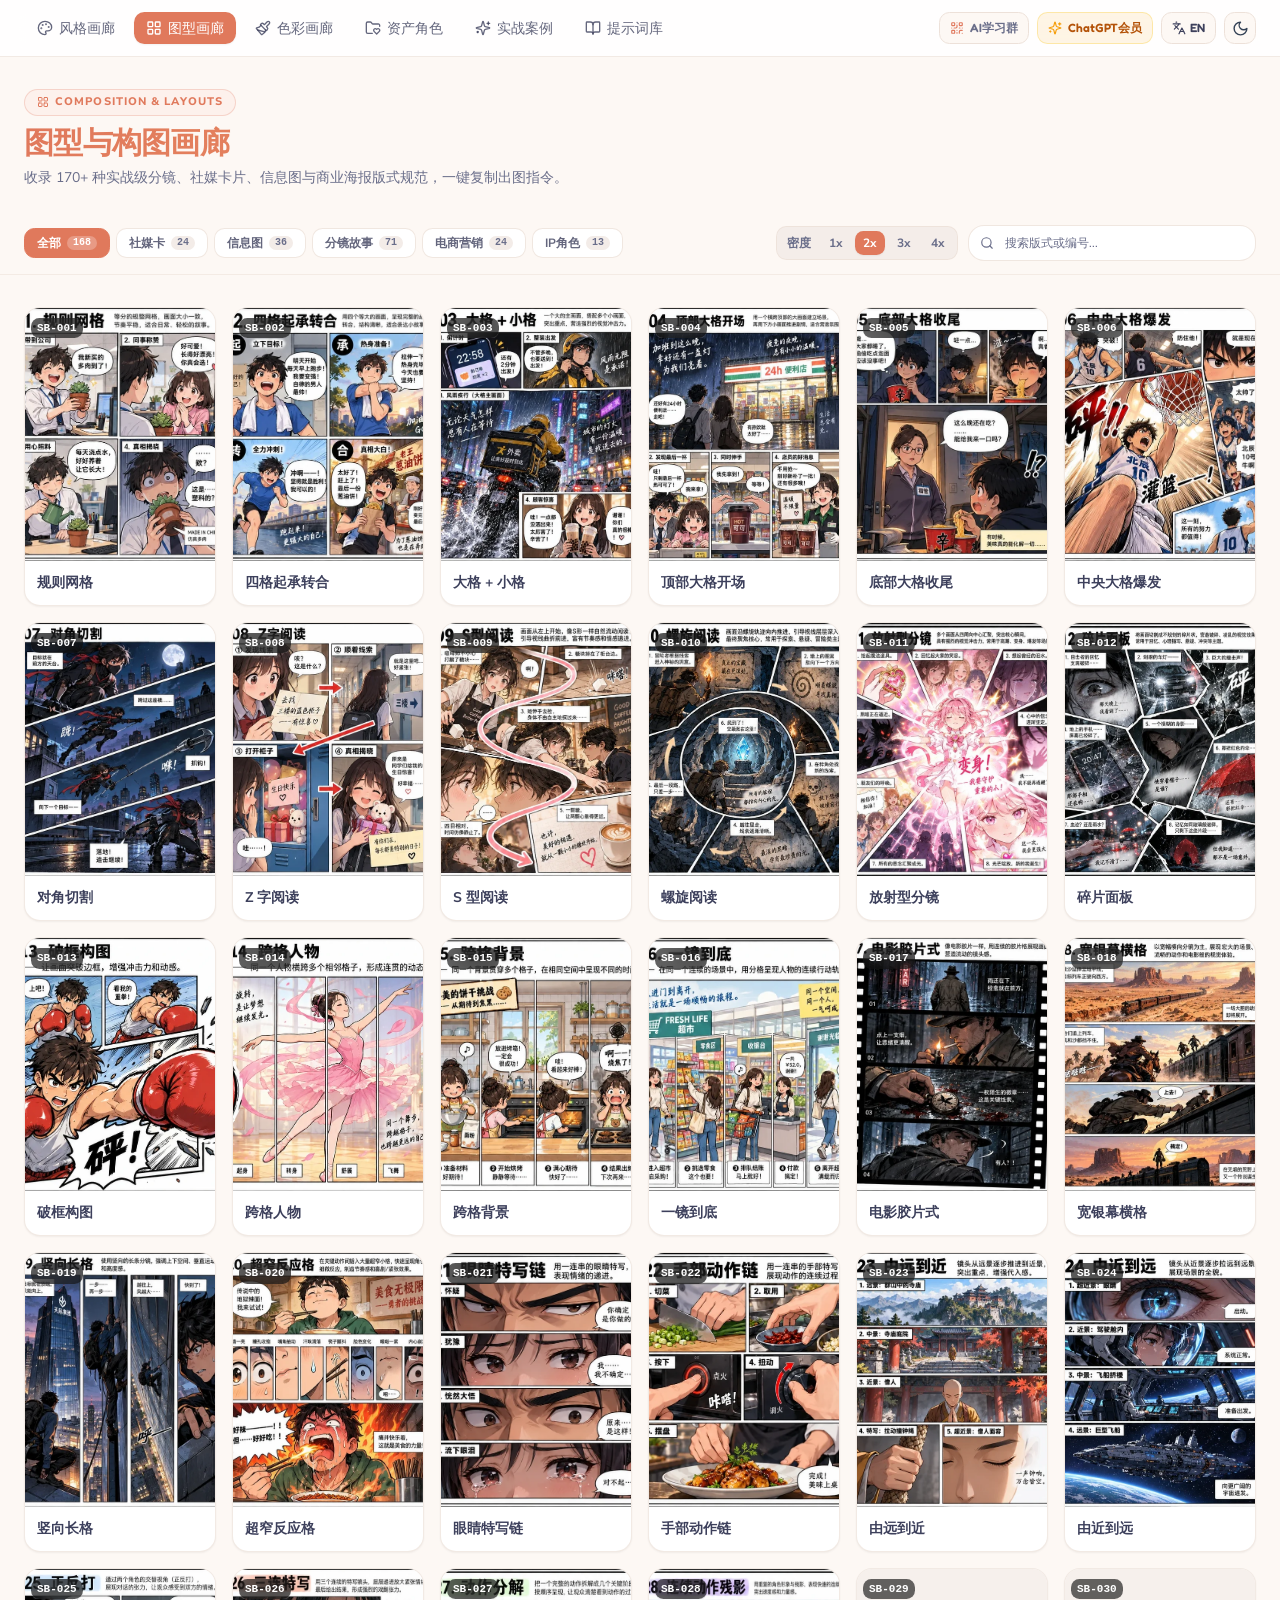
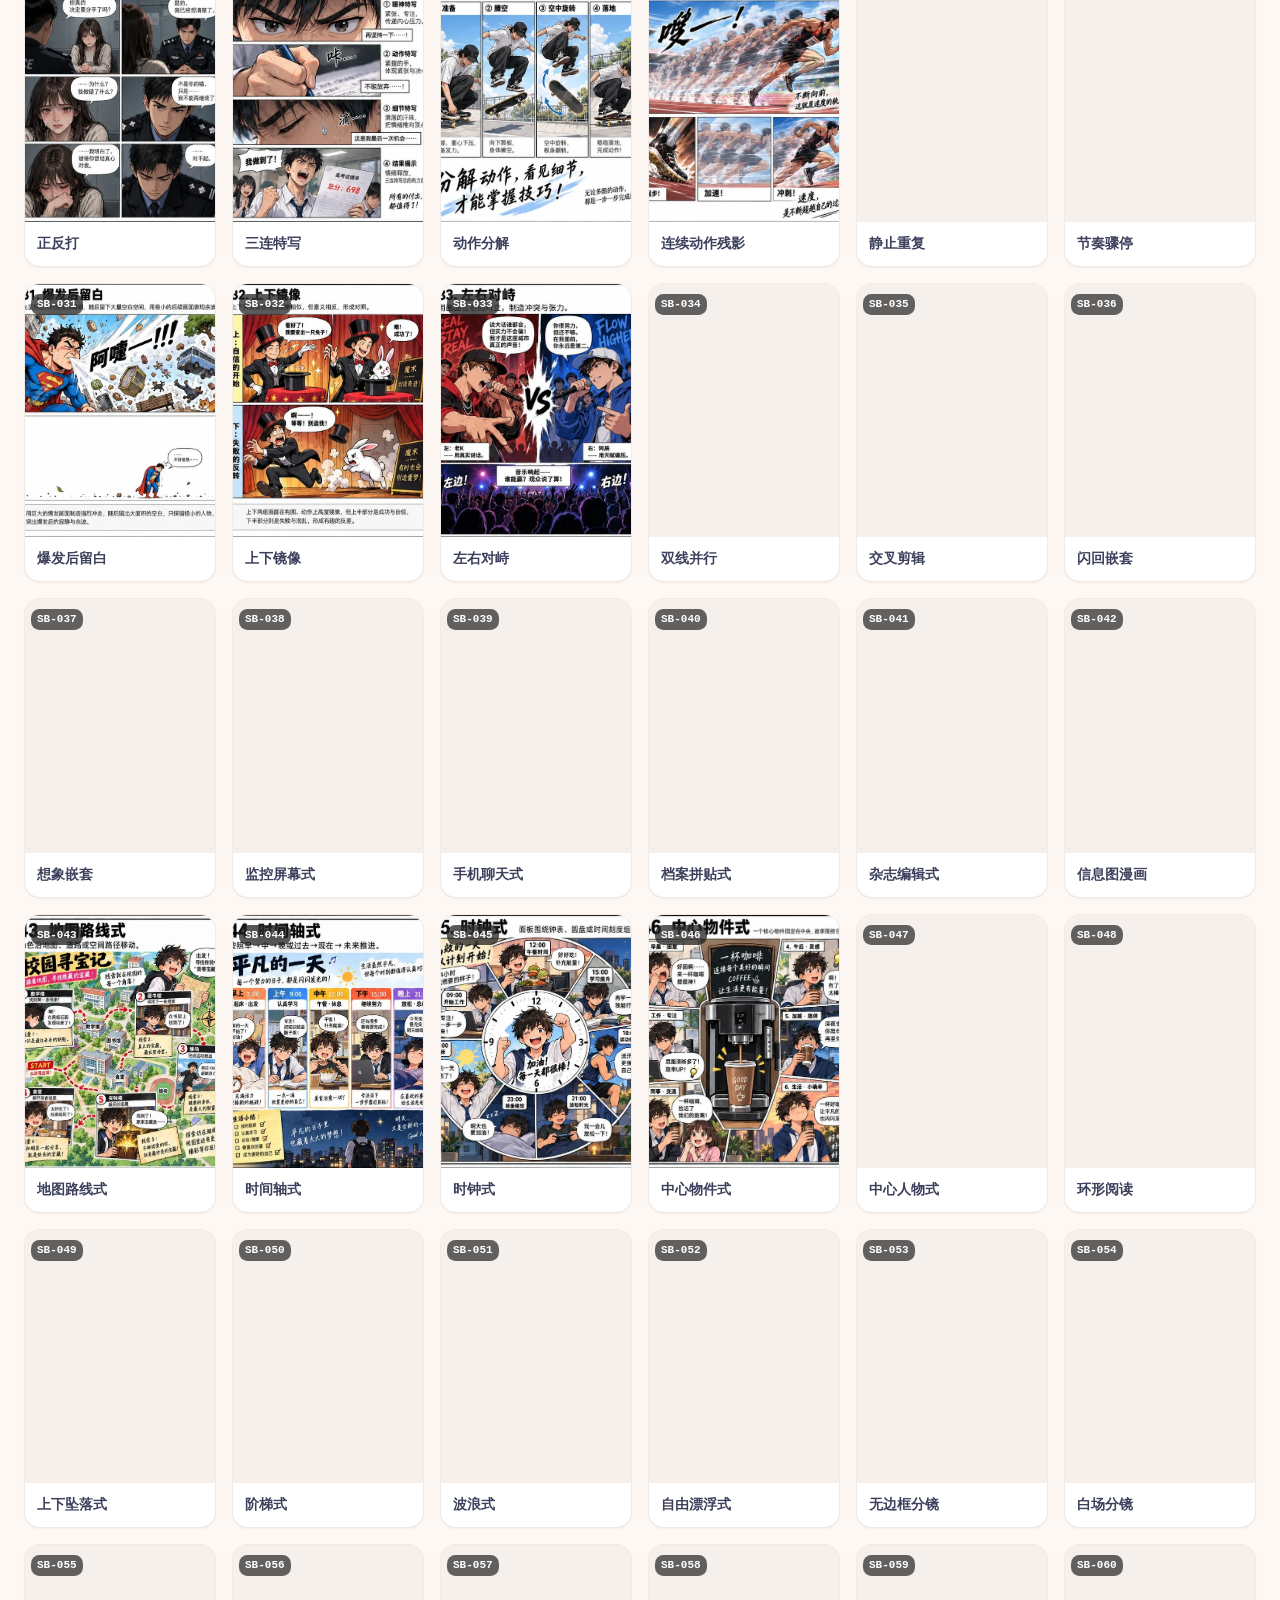
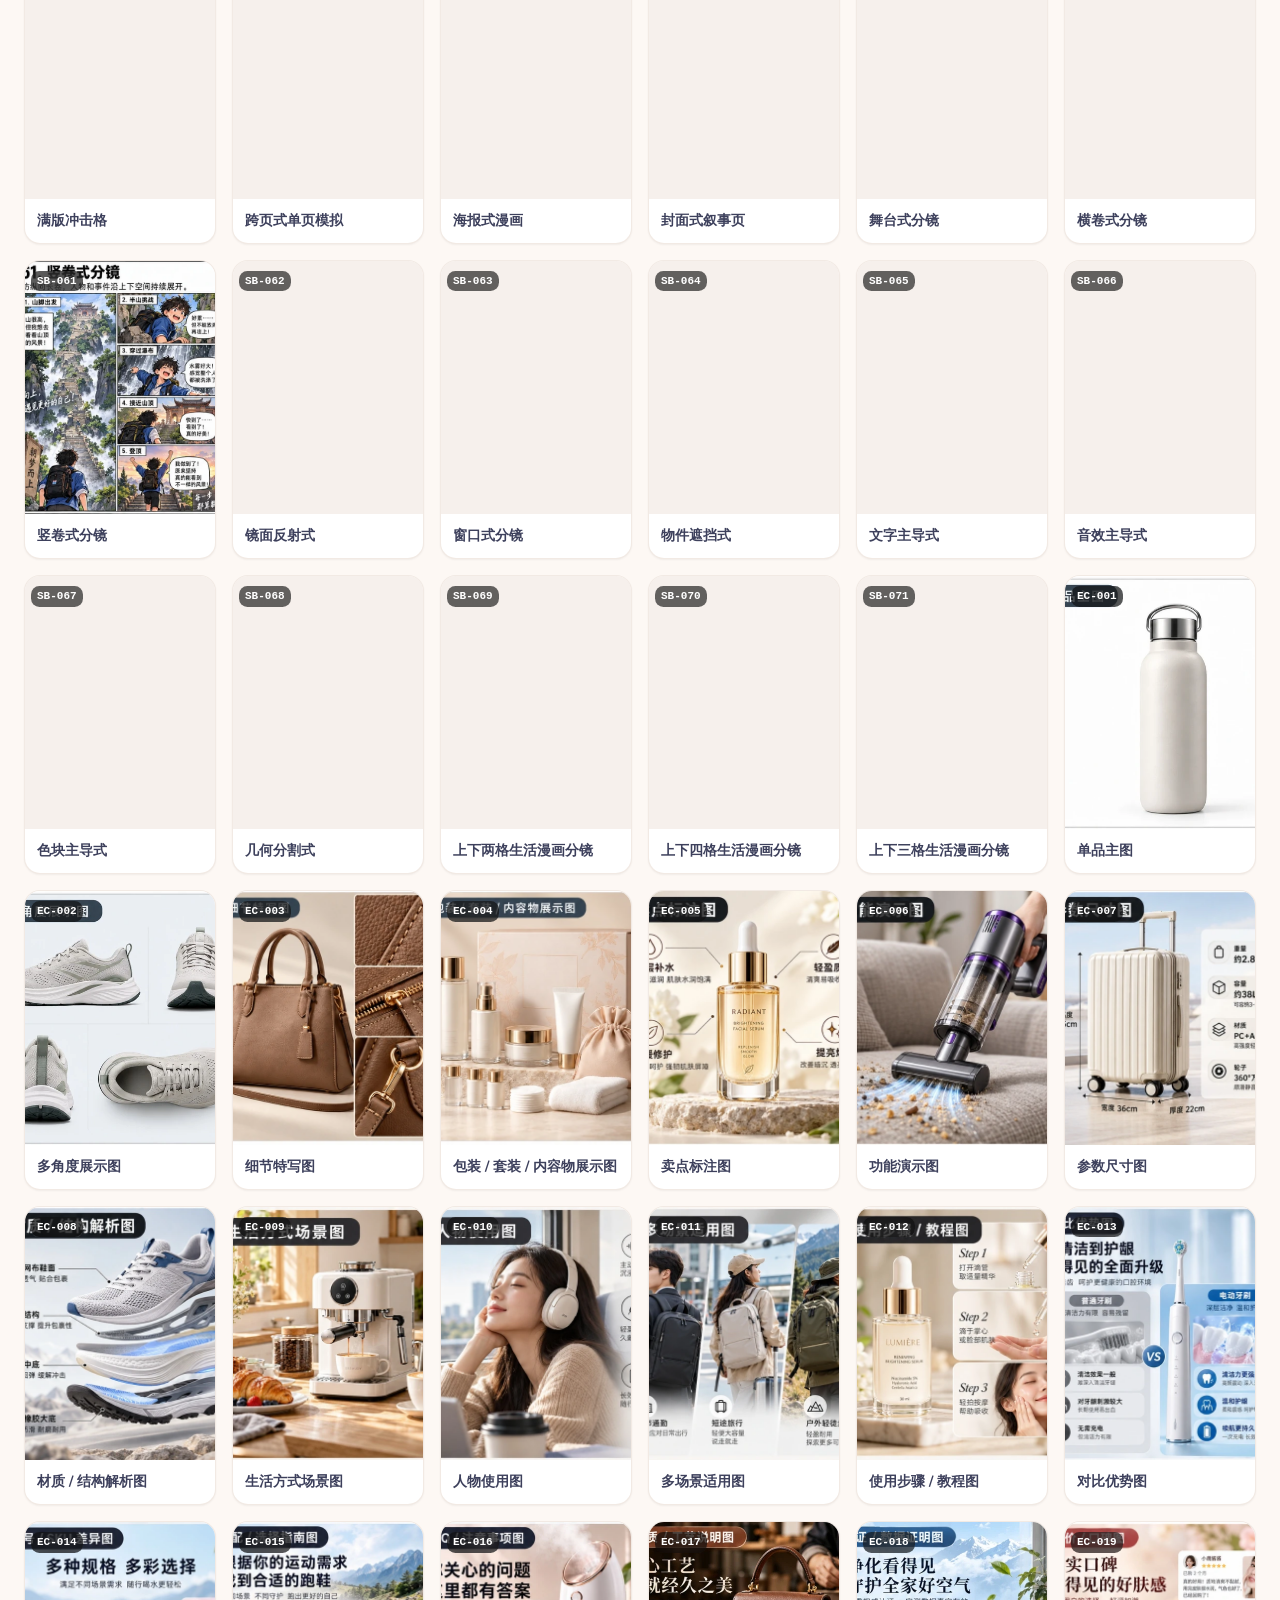
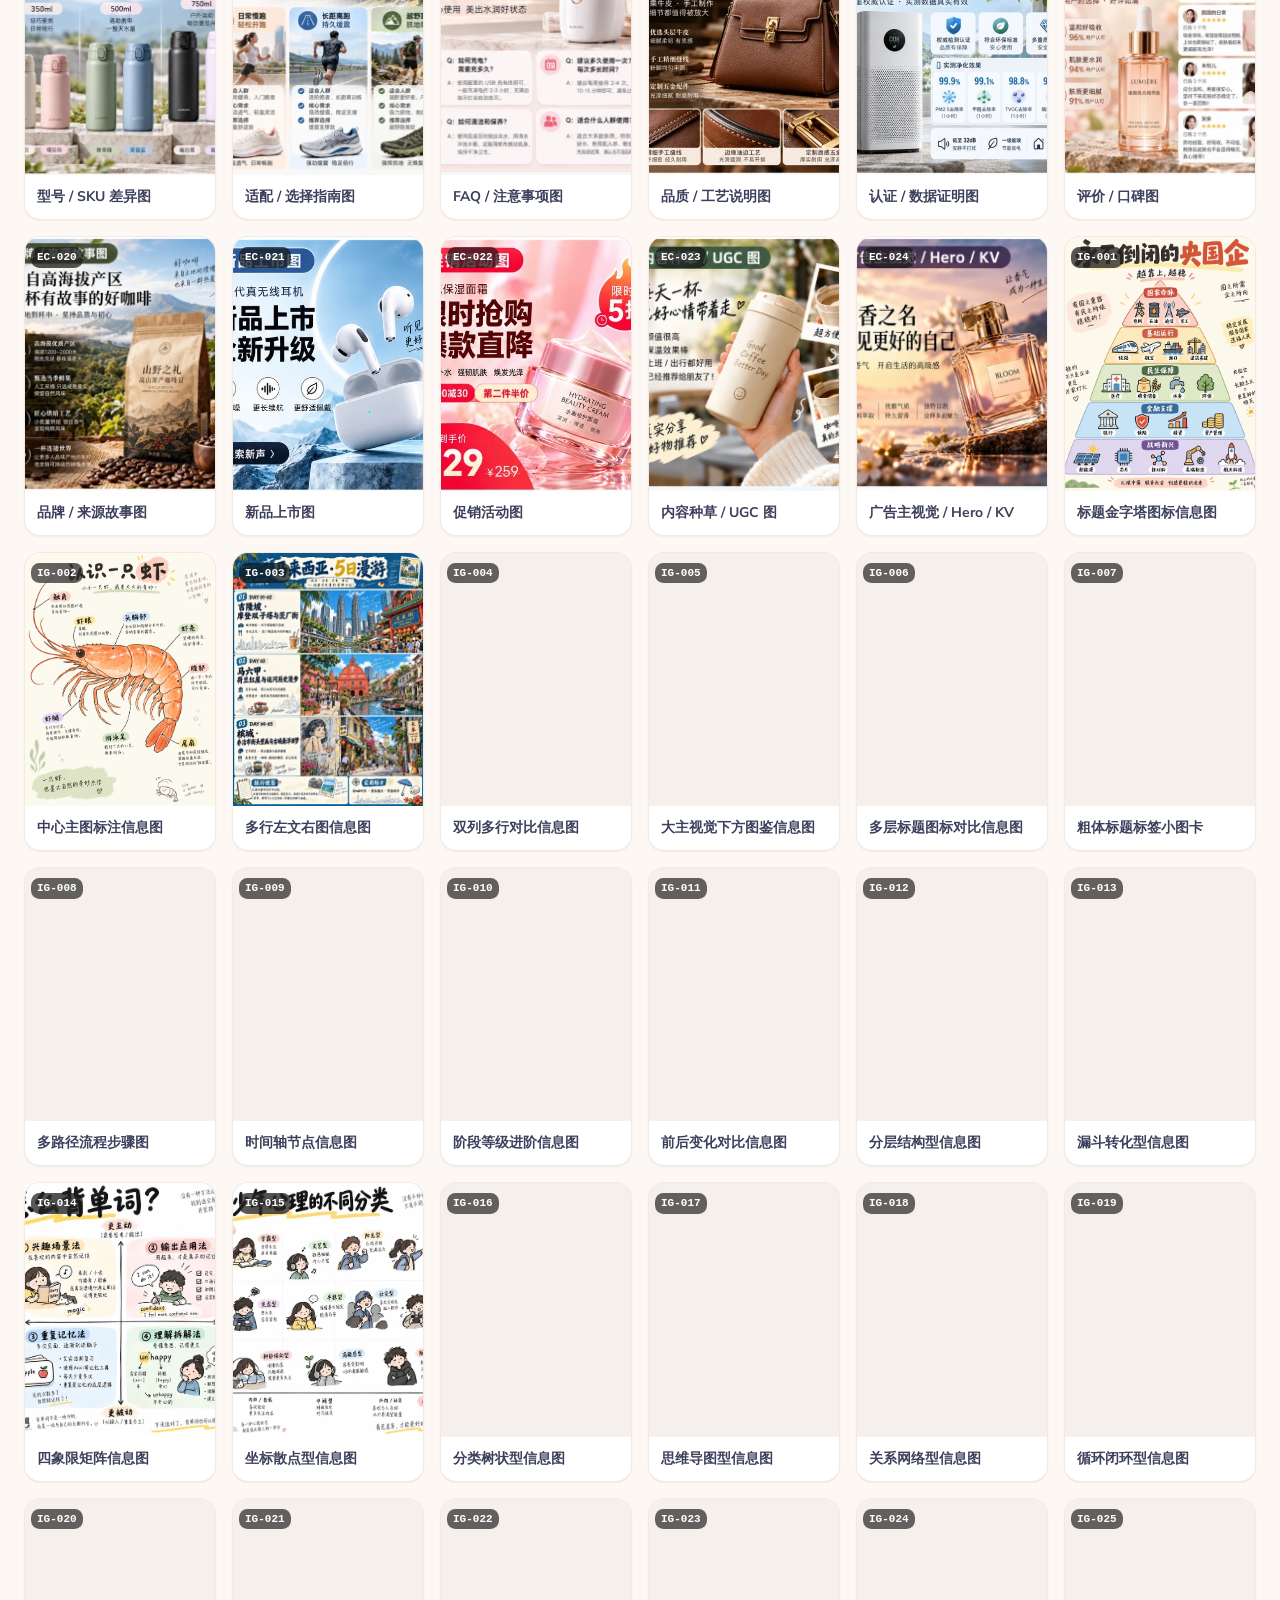
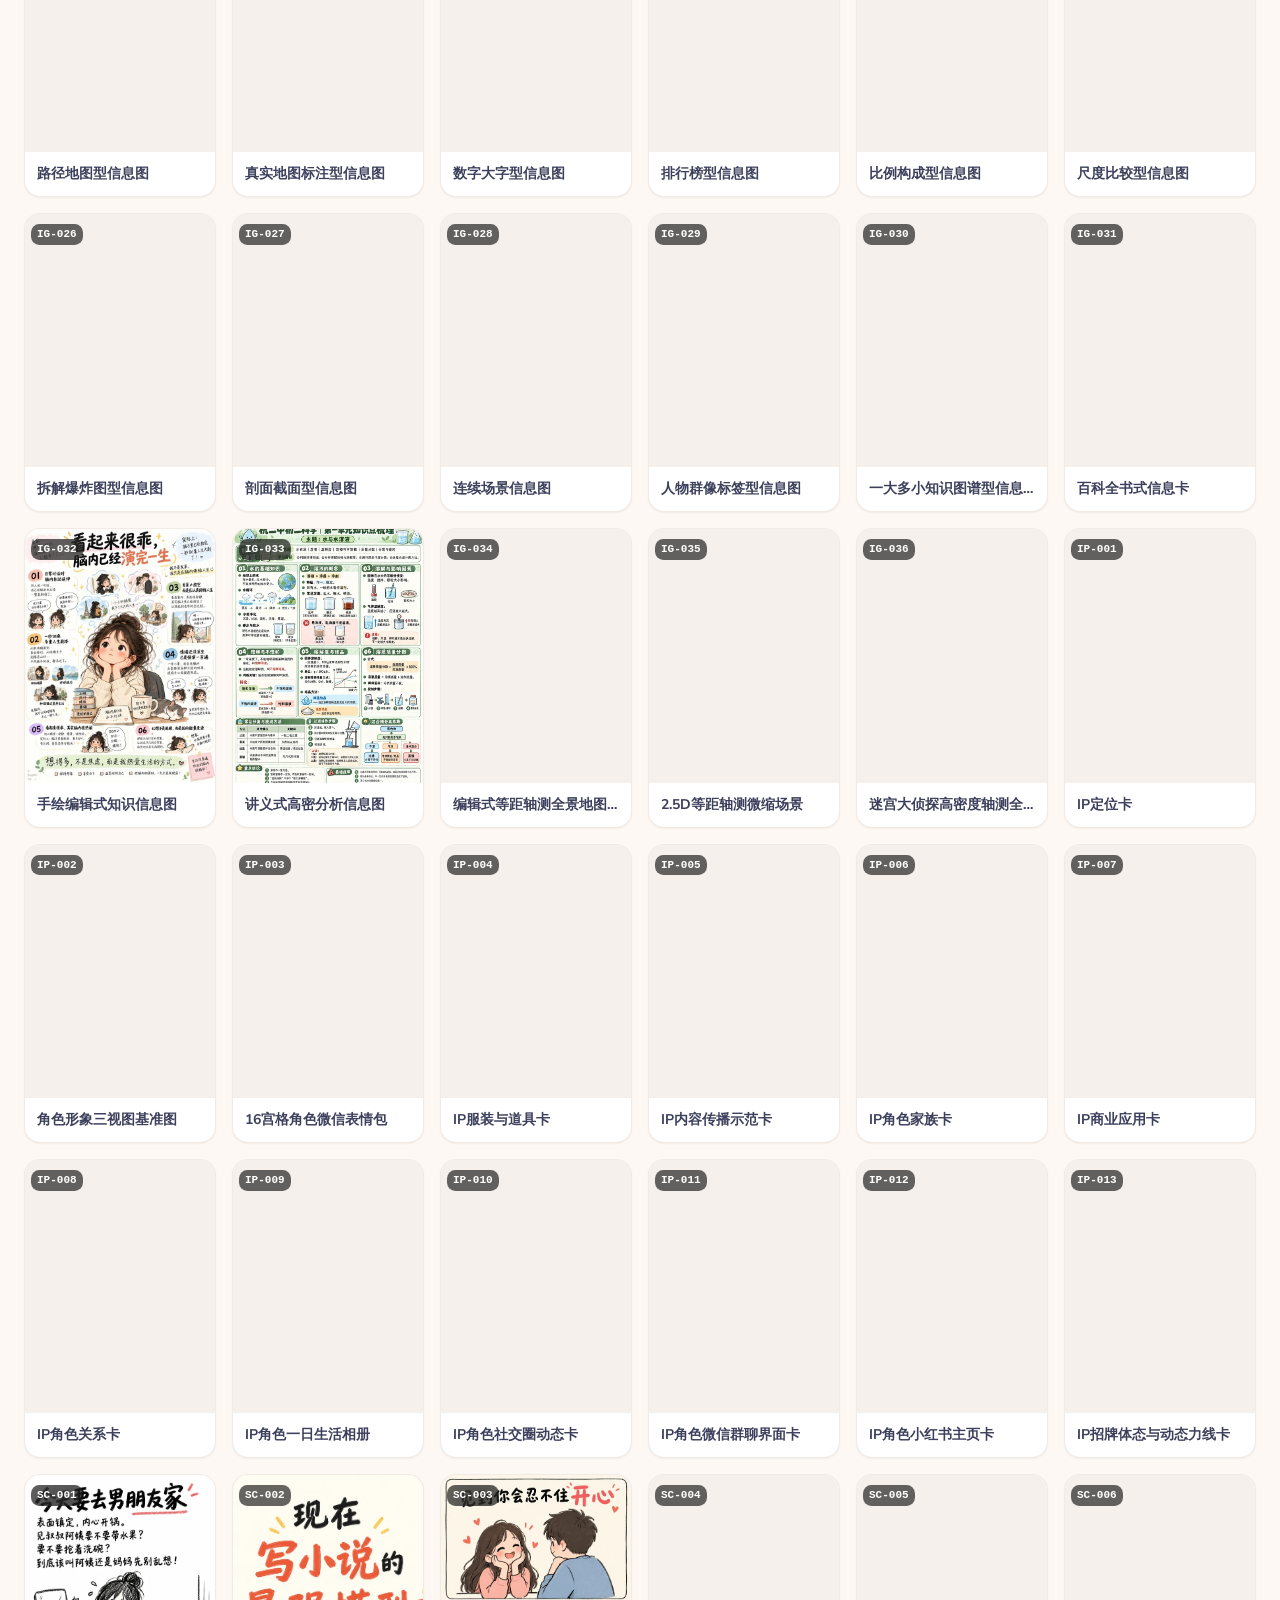
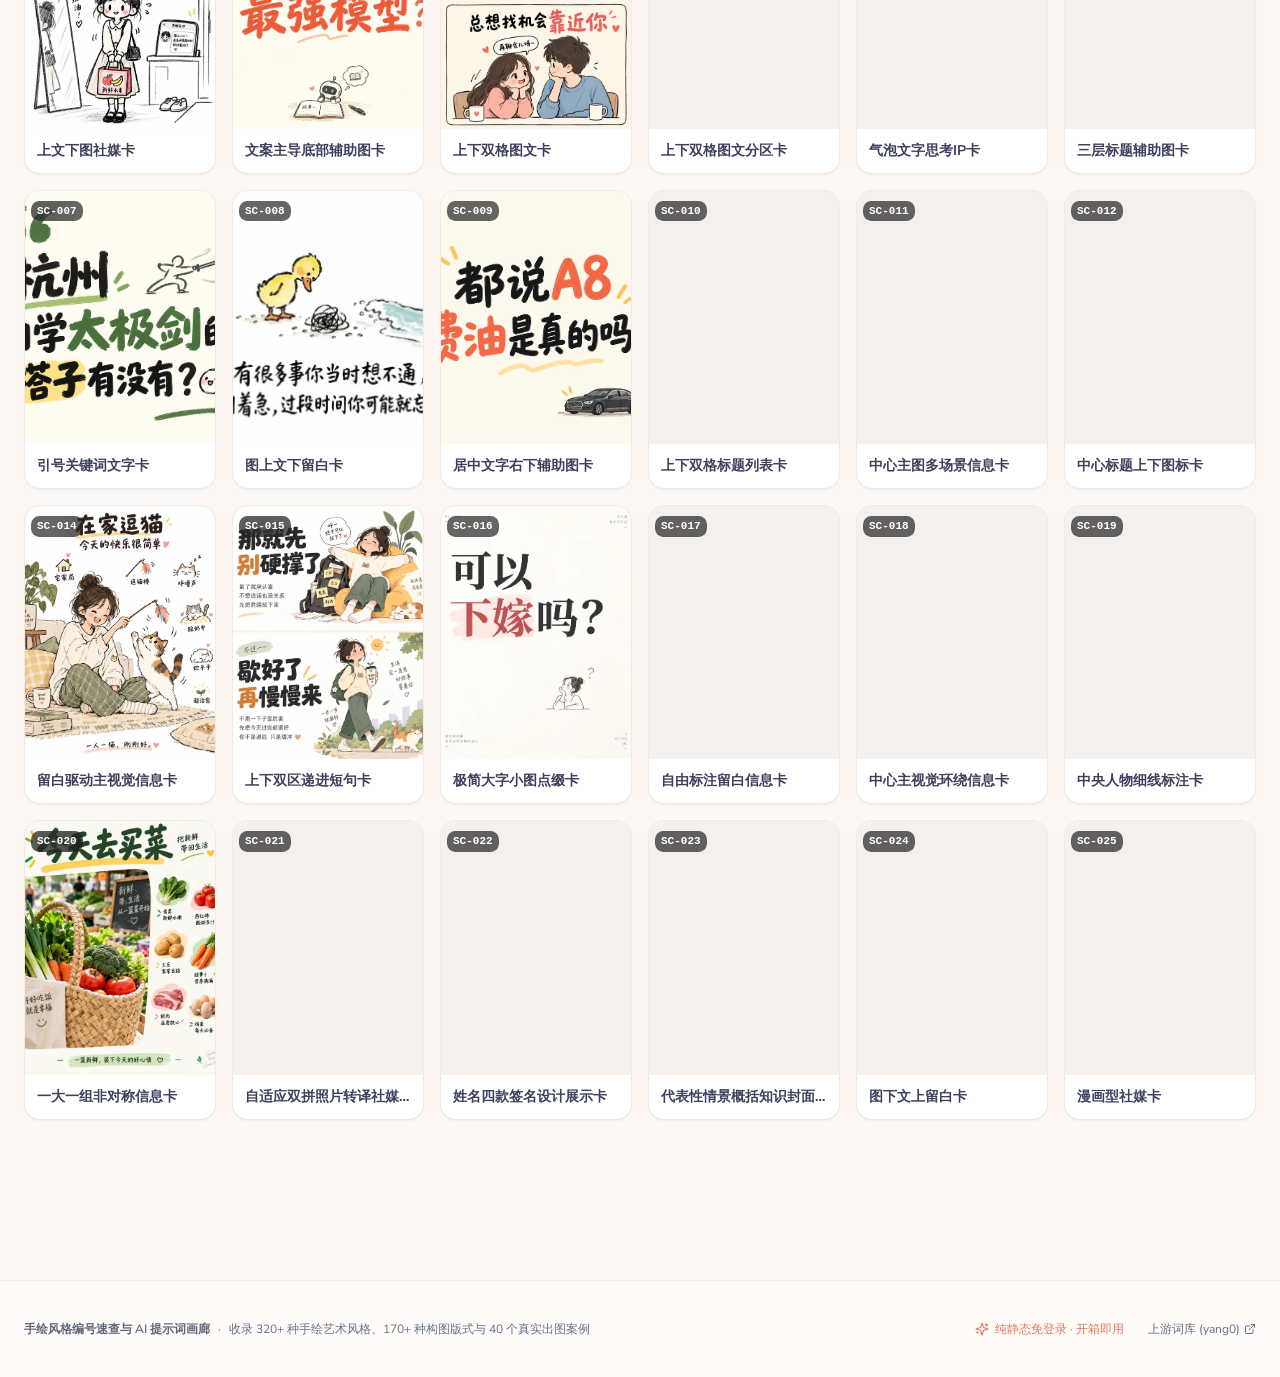
<file: layouts/index.html>
<!DOCTYPE html><!--BzV_0UuFaINTMpuRF6rzm--><html lang="zh-CN"><head><meta charSet="utf-8"/><meta name="viewport" content="width=device-width, initial-scale=1"/><link rel="stylesheet" href="/_next/static/css/80470bcb0d909425.css" data-precedence="next"/><link rel="preload" as="script" fetchPriority="low" href="/_next/static/chunks/webpack-60785faceb2046e0.js"/><script src="/_next/static/chunks/4bd1b696-c023c6e3521b1417.js" async=""></script><script src="/_next/static/chunks/255-09fb0d129bb12f51.js" async=""></script><script src="/_next/static/chunks/main-app-30b45b6b07ead2e8.js" async=""></script><script src="/_next/static/chunks/137-3dc5d481a60df0d7.js" async=""></script><script src="/_next/static/chunks/619-ba102abea3e3d0e4.js" async=""></script><script src="/_next/static/chunks/141-52a8087c3ea4f1a8.js" async=""></script><script src="/_next/static/chunks/app/layout-4315e9d33d9eefcd.js" async=""></script><script src="/_next/static/chunks/app/not-found-9512807663727926.js" async=""></script><script src="/_next/static/chunks/893-5a772594a79bbb15.js" async=""></script><script src="/_next/static/chunks/app/layouts/page-ca5dabcc6670a25b.js" async=""></script><link rel="icon" href="/favicon.svg" type="image/svg+xml"/><link rel="preconnect" href="https://fonts.googleapis.com"/><link rel="preconnect" href="https://fonts.gstatic.com" crossorigin="anonymous"/><title>手绘风格编号速查与 AI 提示词画廊</title><meta name="description" content="320+ 种手绘艺术风格速查，170+ 种小红书构图版式，36 种经典配色方案，40 个真实出图案例与交互式提示词拼装工坊。"/><meta property="og:title" content="手绘风格编号速查与 AI 提示词画廊"/><meta property="og:description" content="320+ 种手绘风格编号速查，点击即看高清细节，一键复制提示词与参考拼图。"/><meta property="og:image" content="https://inshub.github.io/handraw-style-site/og-banner.jpg"/><meta name="twitter:card" content="summary_large_image"/><meta name="twitter:title" content="手绘风格编号速查与 AI 提示词画廊"/><meta name="twitter:description" content="320+ 种手绘风格编号速查，点击即看高清细节，一键复制提示词与参考拼图。"/><meta name="twitter:image" content="https://inshub.github.io/handraw-style-site/og-banner.jpg"/><link rel="icon" href="/favicon.svg"/><link href="https://fonts.googleapis.com/css2?family=Fredoka:wght@500;600;700&amp;family=Nunito+Sans:ital,opsz,wght@0,6..12,400..700;1,6..12,400..700&amp;display=swap" rel="stylesheet"/><script src="/_next/static/chunks/polyfills-42372ed130431b0a.js" noModule=""></script></head><body class="min-h-screen bg-background text-foreground antialiased selection:bg-terracotta-soft selection:text-primary"><div hidden=""><!--$--><!--/$--></div><script>((a,b,c,d,e,f,g,h)=>{let i=document.documentElement,j=["light","dark"];function k(b){var c;(Array.isArray(a)?a:[a]).forEach(a=>{let c="class"===a,d=c&&f?e.map(a=>f[a]||a):e;c?(i.classList.remove(...d),i.classList.add(f&&f[b]?f[b]:b)):i.setAttribute(a,b)}),c=b,h&&j.includes(c)&&(i.style.colorScheme=c)}if(d)k(d);else try{let a=localStorage.getItem(b)||c,d=g&&"system"===a?window.matchMedia("(prefers-color-scheme: dark)").matches?"dark":"light":a;k(d)}catch(a){}})("class","theme","system",null,["light","dark"],null,true,true)</script><div class="flex min-h-screen flex-col"><header class="sticky top-0 z-40 w-full border-b border-border/70 bg-card/85 backdrop-blur-md transition-colors"><div class="max-w-[1440px] mx-auto flex h-14 items-center justify-between px-4 sm:px-6"><nav class="flex items-center gap-1 sm:gap-1.5 overflow-x-auto no-scrollbar py-1"><a class="inline-flex items-center gap-1.5 px-3 py-1.5 text-xs sm:text-sm font-semibold rounded-lg transition-all whitespace-nowrap active:scale-[0.98] text-foreground/80 hover:text-primary hover:bg-terracotta-soft border border-transparent hover:border-terracotta/20" href="/"><svg xmlns="http://www.w3.org/2000/svg" width="24" height="24" viewBox="0 0 24 24" fill="none" stroke="currentColor" stroke-width="2" stroke-linecap="round" stroke-linejoin="round" class="lucide lucide-palette h-3.5 w-3.5 sm:h-4 sm:w-4"><circle cx="13.5" cy="6.5" r=".5" fill="currentColor"></circle><circle cx="17.5" cy="10.5" r=".5" fill="currentColor"></circle><circle cx="8.5" cy="7.5" r=".5" fill="currentColor"></circle><circle cx="6.5" cy="12.5" r=".5" fill="currentColor"></circle><path d="M12 2C6.5 2 2 6.5 2 12s4.5 10 10 10c.926 0 1.648-.746 1.648-1.688 0-.437-.18-.835-.437-1.125-.29-.289-.438-.652-.438-1.125a1.64 1.64 0 0 1 1.668-1.668h1.996c3.051 0 5.555-2.503 5.555-5.554C21.965 6.012 17.461 2 12 2z"></path></svg><span class="font-heading font-medium">风格画廊</span></a><a class="inline-flex items-center gap-1.5 px-3 py-1.5 text-xs sm:text-sm font-semibold rounded-lg transition-all whitespace-nowrap active:scale-[0.98] bg-primary text-primary-foreground shadow-sm hover:bg-terracotta-light" href="/layouts/"><svg xmlns="http://www.w3.org/2000/svg" width="24" height="24" viewBox="0 0 24 24" fill="none" stroke="currentColor" stroke-width="2" stroke-linecap="round" stroke-linejoin="round" class="lucide lucide-layout-grid h-3.5 w-3.5 sm:h-4 sm:w-4"><rect width="7" height="7" x="3" y="3" rx="1"></rect><rect width="7" height="7" x="14" y="3" rx="1"></rect><rect width="7" height="7" x="14" y="14" rx="1"></rect><rect width="7" height="7" x="3" y="14" rx="1"></rect></svg><span class="font-heading font-medium">图型画廊</span></a><a class="inline-flex items-center gap-1.5 px-3 py-1.5 text-xs sm:text-sm font-semibold rounded-lg transition-all whitespace-nowrap active:scale-[0.98] text-foreground/80 hover:text-primary hover:bg-terracotta-soft border border-transparent hover:border-terracotta/20" href="/colors/"><svg xmlns="http://www.w3.org/2000/svg" width="24" height="24" viewBox="0 0 24 24" fill="none" stroke="currentColor" stroke-width="2" stroke-linecap="round" stroke-linejoin="round" class="lucide lucide-paintbrush h-3.5 w-3.5 sm:h-4 sm:w-4"><path d="m14.622 17.897-10.68-2.913"></path><path d="M18.376 2.622a1 1 0 1 1 3.002 3.002L17.36 9.643a.5.5 0 0 0 0 .707l.944.944a2.41 2.41 0 0 1 0 3.408l-.944.944a.5.5 0 0 1-.707 0L8.354 7.348a.5.5 0 0 1 0-.707l.944-.944a2.41 2.41 0 0 1 3.408 0l.944.944a.5.5 0 0 0 .707 0z"></path><path d="M9 8c-1.804 2.71-3.97 3.46-6.583 3.948a.507.507 0 0 0-.302.819l7.32 8.883a1 1 0 0 0 1.185.204C12.735 20.405 16 16.792 16 15"></path></svg><span class="font-heading font-medium">色彩画廊</span></a><a class="inline-flex items-center gap-1.5 px-3 py-1.5 text-xs sm:text-sm font-semibold rounded-lg transition-all whitespace-nowrap active:scale-[0.98] text-foreground/80 hover:text-primary hover:bg-terracotta-soft border border-transparent hover:border-terracotta/20" href="/assets/"><svg xmlns="http://www.w3.org/2000/svg" width="24" height="24" viewBox="0 0 24 24" fill="none" stroke="currentColor" stroke-width="2" stroke-linecap="round" stroke-linejoin="round" class="lucide lucide-folder-heart h-3.5 w-3.5 sm:h-4 sm:w-4"><path d="M11 20H4a2 2 0 0 1-2-2V5a2 2 0 0 1 2-2h3.9a2 2 0 0 1 1.69.9l.81 1.2a2 2 0 0 0 1.67.9H20a2 2 0 0 1 2 2v1.5"></path><path d="M13.9 17.45c-1.2-1.2-1.14-2.8-.2-3.73a2.43 2.43 0 0 1 3.44 0l.36.34.34-.34a2.43 2.43 0 0 1 3.45-.01c.95.95 1 2.53-.2 3.74L17.5 21Z"></path></svg><span class="font-heading font-medium">资产角色</span></a><a class="inline-flex items-center gap-1.5 px-3 py-1.5 text-xs sm:text-sm font-semibold rounded-lg transition-all whitespace-nowrap active:scale-[0.98] text-foreground/80 hover:text-primary hover:bg-terracotta-soft border border-transparent hover:border-terracotta/20" href="/cases/"><svg xmlns="http://www.w3.org/2000/svg" width="24" height="24" viewBox="0 0 24 24" fill="none" stroke="currentColor" stroke-width="2" stroke-linecap="round" stroke-linejoin="round" class="lucide lucide-sparkles h-3.5 w-3.5 sm:h-4 sm:w-4"><path d="M9.937 15.5A2 2 0 0 0 8.5 14.063l-6.135-1.582a.5.5 0 0 1 0-.962L8.5 9.936A2 2 0 0 0 9.937 8.5l1.582-6.135a.5.5 0 0 1 .963 0L14.063 8.5A2 2 0 0 0 15.5 9.937l6.135 1.581a.5.5 0 0 1 0 .964L15.5 14.063a2 2 0 0 0-1.437 1.437l-1.582 6.135a.5.5 0 0 1-.963 0z"></path><path d="M20 3v4"></path><path d="M22 5h-4"></path><path d="M4 17v2"></path><path d="M5 18H3"></path></svg><span class="font-heading font-medium">实战案例</span></a><a class="inline-flex items-center gap-1.5 px-3 py-1.5 text-xs sm:text-sm font-semibold rounded-lg transition-all whitespace-nowrap active:scale-[0.98] text-foreground/80 hover:text-primary hover:bg-terracotta-soft border border-transparent hover:border-terracotta/20" href="/tutorials/"><svg xmlns="http://www.w3.org/2000/svg" width="24" height="24" viewBox="0 0 24 24" fill="none" stroke="currentColor" stroke-width="2" stroke-linecap="round" stroke-linejoin="round" class="lucide lucide-book-open h-3.5 w-3.5 sm:h-4 sm:w-4"><path d="M12 7v14"></path><path d="M3 18a1 1 0 0 1-1-1V4a1 1 0 0 1 1-1h5a4 4 0 0 1 4 4 4 4 0 0 1 4-4h5a1 1 0 0 1 1 1v13a1 1 0 0 1-1 1h-6a3 3 0 0 0-3 3 3 3 0 0 0-3-3z"></path></svg><span class="font-heading font-medium">提示词库</span></a></nav><div class="flex items-center gap-1.5 sm:gap-2 ml-2 shrink-0"><button class="justify-center whitespace-nowrap ring-offset-background focus-visible:outline-none focus-visible:ring-2 focus-visible:ring-ring focus-visible:ring-offset-2 disabled:pointer-events-none disabled:opacity-50 select-none border bg-background hover:bg-accent hidden md:inline-flex items-center gap-1.5 px-2.5 h-8 text-xs font-semibold rounded-lg border-border hover:border-terracotta hover:text-primary transition-all text-muted-foreground active:scale-[0.98]" title="查看 AI 学习共进群二维码" type="button" aria-haspopup="dialog" aria-expanded="false" data-state="closed"><svg xmlns="http://www.w3.org/2000/svg" width="24" height="24" viewBox="0 0 24 24" fill="none" stroke="currentColor" stroke-width="2" stroke-linecap="round" stroke-linejoin="round" class="lucide lucide-qr-code h-3.5 w-3.5 text-terracotta"><rect width="5" height="5" x="3" y="3" rx="1"></rect><rect width="5" height="5" x="16" y="3" rx="1"></rect><rect width="5" height="5" x="3" y="16" rx="1"></rect><path d="M21 16h-3a2 2 0 0 0-2 2v3"></path><path d="M21 21v.01"></path><path d="M12 7v3a2 2 0 0 1-2 2H7"></path><path d="M3 12h.01"></path><path d="M12 3h.01"></path><path d="M12 16v.01"></path><path d="M16 12h1"></path><path d="M21 12v.01"></path><path d="M12 21v-1"></path></svg><span class="font-heading">AI学习群</span></button><a href="https://www.cchub.top/" target="_blank" rel="noopener noreferrer" class="group hidden lg:inline-flex items-center justify-center gap-1.5 px-2.5 h-8 text-xs font-semibold rounded-lg border border-amber-300/40 bg-amber-500/10 text-amber-700 dark:text-amber-400 hover:bg-amber-500/20 transition-all active:scale-[0.98]" title="访问 ChatGPT 会员专区"><div class="inline-flex items-center justify-center select-none cursor-pointer text-amber-500 group-hover:scale-110 transition-transform"><svg fill="none" height="14" stroke="currentColor" stroke-linecap="round" stroke-linejoin="round" stroke-width="2" viewBox="0 0 24 24" width="14" xmlns="http://www.w3.org/2000/svg"><path d="M9.937 15.5A2 2 0 0 0 8.5 14.063l-6.135-1.582a.5.5 0 0 1 0-.962L8.5 9.936A2 2 0 0 0 9.937 8.5l1.582-6.135a.5.5 0 0 1 .963 0L14.063 8.5A2 2 0 0 0 15.5 9.937l6.135 1.581a.5.5 0 0 1 0 .964L15.5 14.063a2 2 0 0 0-1.437 1.437l-1.582 6.135a.5.5 0 0 1-.963 0z"></path><path d="M20 3v4"></path><path d="M22 5h-4"></path><path d="M4 17v2"></path><path d="M5 18H3"></path></svg></div><span class="font-heading">ChatGPT会员</span></a><button class="inline-flex items-center justify-center whitespace-nowrap ring-offset-background focus-visible:outline-none focus-visible:ring-2 focus-visible:ring-ring focus-visible:ring-offset-2 disabled:pointer-events-none disabled:opacity-50 select-none border border-input bg-background hover:bg-accent h-8 px-2.5 text-xs font-semibold gap-1 rounded-lg hover:border-terracotta hover:text-primary transition-all active:scale-[0.98]" aria-label="Switch Language"><svg xmlns="http://www.w3.org/2000/svg" width="24" height="24" viewBox="0 0 24 24" fill="none" stroke="currentColor" stroke-width="2" stroke-linecap="round" stroke-linejoin="round" class="lucide lucide-languages h-3.5 w-3.5"><path d="m5 8 6 6"></path><path d="m4 14 6-6 2-3"></path><path d="M2 5h12"></path><path d="M7 2h1"></path><path d="m22 22-5-10-5 10"></path><path d="M14 18h6"></path></svg><span class="font-heading">EN</span></button><button class="inline-flex items-center justify-center whitespace-nowrap text-sm font-medium ring-offset-background focus-visible:outline-none focus-visible:ring-2 focus-visible:ring-ring focus-visible:ring-offset-2 disabled:pointer-events-none disabled:opacity-50 select-none border border-input bg-background hover:bg-accent h-8 w-8 rounded-lg hover:border-terracotta hover:text-primary transition-all active:scale-[0.98]" aria-label="Toggle theme"><div class="inline-flex items-center justify-center select-none cursor-pointer text-slate-700 dark:text-slate-200"><svg fill="none" height="17" stroke="currentColor" stroke-linecap="round" stroke-linejoin="round" stroke-width="2" viewBox="0 0 24 24" width="17" xmlns="http://www.w3.org/2000/svg"><path d="M12 3a6 6 0 0 0 9 9 9 9 0 1 1-9-9Z"></path></svg></div></button></div></div></header><main class="flex-1"><div class="max-w-[1440px] mx-auto px-4 sm:px-6 py-8 pb-20"><div class="mb-6 space-y-2"><div class="inline-flex items-center gap-1.5 px-3 py-1 rounded-full text-[11px] font-extrabold uppercase tracking-widest text-primary bg-terracotta-soft border border-terracotta/25 shadow-2xs"><svg xmlns="http://www.w3.org/2000/svg" width="24" height="24" viewBox="0 0 24 24" fill="none" stroke="currentColor" stroke-width="2" stroke-linecap="round" stroke-linejoin="round" class="lucide lucide-layout-grid h-3 w-3"><rect width="7" height="7" x="3" y="3" rx="1"></rect><rect width="7" height="7" x="14" y="3" rx="1"></rect><rect width="7" height="7" x="14" y="14" rx="1"></rect><rect width="7" height="7" x="3" y="14" rx="1"></rect></svg><span>COMPOSITION &amp; LAYOUTS</span></div><h1 class="text-2xl sm:text-3xl font-extrabold gradient-warm-text">图型与构图画廊</h1><p class="text-sm text-muted-foreground">收录 170+ 种实战级分镜、社媒卡片、信息图与商业海报版式规范，一键复制出图指令。</p></div><div class="sticky top-14 z-30 py-3 bg-background/95 backdrop-blur-md border-b border-border/60 -mx-4 sm:-mx-6 px-4 sm:px-6"><div class="flex flex-col sm:flex-row items-stretch sm:items-center justify-between gap-3"><div class="flex items-center gap-1.5 overflow-x-auto no-scrollbar py-1"><button type="button" class="inline-flex items-center gap-1.5 px-3 py-1.5 rounded-lg text-xs font-bold transition-all whitespace-nowrap border active:scale-[0.98] bg-primary text-primary-foreground border-primary shadow-xs"><span>全部</span><span class="px-1.5 py-0.5 rounded-md text-[10px] font-mono leading-none bg-white/25 text-white">168</span></button><button type="button" class="inline-flex items-center gap-1.5 px-3 py-1.5 rounded-lg text-xs font-bold transition-all whitespace-nowrap border shadow-2xs active:scale-[0.98] bg-card text-foreground/80 border-border/80 hover:border-terracotta/40 hover:text-primary hover:bg-terracotta-soft"><span>社媒卡</span><span class="px-1.5 py-0.5 rounded-md text-[10px] font-mono leading-none bg-secondary text-muted-foreground">24</span></button><button type="button" class="inline-flex items-center gap-1.5 px-3 py-1.5 rounded-lg text-xs font-bold transition-all whitespace-nowrap border shadow-2xs active:scale-[0.98] bg-card text-foreground/80 border-border/80 hover:border-terracotta/40 hover:text-primary hover:bg-terracotta-soft"><span>信息图</span><span class="px-1.5 py-0.5 rounded-md text-[10px] font-mono leading-none bg-secondary text-muted-foreground">36</span></button><button type="button" class="inline-flex items-center gap-1.5 px-3 py-1.5 rounded-lg text-xs font-bold transition-all whitespace-nowrap border shadow-2xs active:scale-[0.98] bg-card text-foreground/80 border-border/80 hover:border-terracotta/40 hover:text-primary hover:bg-terracotta-soft"><span>分镜故事</span><span class="px-1.5 py-0.5 rounded-md text-[10px] font-mono leading-none bg-secondary text-muted-foreground">71</span></button><button type="button" class="inline-flex items-center gap-1.5 px-3 py-1.5 rounded-lg text-xs font-bold transition-all whitespace-nowrap border shadow-2xs active:scale-[0.98] bg-card text-foreground/80 border-border/80 hover:border-terracotta/40 hover:text-primary hover:bg-terracotta-soft"><span>电商营销</span><span class="px-1.5 py-0.5 rounded-md text-[10px] font-mono leading-none bg-secondary text-muted-foreground">24</span></button><button type="button" class="inline-flex items-center gap-1.5 px-3 py-1.5 rounded-lg text-xs font-bold transition-all whitespace-nowrap border shadow-2xs active:scale-[0.98] bg-card text-foreground/80 border-border/80 hover:border-terracotta/40 hover:text-primary hover:bg-terracotta-soft"><span>IP角色</span><span class="px-1.5 py-0.5 rounded-md text-[10px] font-mono leading-none bg-secondary text-muted-foreground">13</span></button></div><div class="flex items-center gap-2.5 w-full sm:w-auto shrink-0 justify-between sm:justify-end"><div class="inline-flex items-center gap-1 p-1 bg-secondary/80 border border-border/80 rounded-lg text-xs font-semibold"><span class="text-muted-foreground px-1.5 hidden sm:inline">密度</span><div class="flex items-center gap-1"><button class="inline-flex items-center justify-center whitespace-nowrap ring-offset-background active:scale-[0.98] focus-visible:outline-none focus-visible:ring-2 focus-visible:ring-ring focus-visible:ring-offset-2 disabled:pointer-events-none disabled:opacity-50 select-none h-6 px-2 text-xs font-bold rounded-md transition-all text-muted-foreground hover:text-foreground hover:bg-card">1x</button><button class="inline-flex items-center justify-center whitespace-nowrap ring-offset-background active:scale-[0.98] focus-visible:outline-none focus-visible:ring-2 focus-visible:ring-ring focus-visible:ring-offset-2 disabled:pointer-events-none disabled:opacity-50 select-none hover:bg-terracotta-light h-6 px-2 text-xs font-bold rounded-md transition-all bg-primary text-white shadow-sm">2x</button><button class="inline-flex items-center justify-center whitespace-nowrap ring-offset-background active:scale-[0.98] focus-visible:outline-none focus-visible:ring-2 focus-visible:ring-ring focus-visible:ring-offset-2 disabled:pointer-events-none disabled:opacity-50 select-none h-6 px-2 text-xs font-bold rounded-md transition-all text-muted-foreground hover:text-foreground hover:bg-card">3x</button><button class="inline-flex items-center justify-center whitespace-nowrap ring-offset-background active:scale-[0.98] focus-visible:outline-none focus-visible:ring-2 focus-visible:ring-ring focus-visible:ring-offset-2 disabled:pointer-events-none disabled:opacity-50 select-none h-6 px-2 text-xs font-bold rounded-md transition-all text-muted-foreground hover:text-foreground hover:bg-card">4x</button></div></div><div class="relative w-full sm:w-64 md:w-72 shrink-0"><svg xmlns="http://www.w3.org/2000/svg" width="24" height="24" viewBox="0 0 24 24" fill="none" stroke="currentColor" stroke-width="2" stroke-linecap="round" stroke-linejoin="round" class="lucide lucide-search absolute left-3 top-1/2 -translate-y-1/2 h-3.5 w-3.5 text-muted-foreground pointer-events-none"><circle cx="11" cy="11" r="8"></circle><path d="m21 21-4.3-4.3"></path></svg><input type="search" class="flex w-full border px-3 py-1 transition-colors file:border-0 file:bg-transparent file:text-sm file:font-medium placeholder:text-muted-foreground focus-visible:outline-none disabled:cursor-not-allowed disabled:opacity-50 pl-9 pr-8 h-9 rounded-xl text-xs bg-card border-border/80 shadow-2xs focus-visible:ring-1 focus-visible:ring-terracotta focus-visible:border-terracotta" placeholder="搜索版式或编号..." value=""/></div></div></div></div><div class="mt-8"><div class="grid transition-all grid-cols-2 sm:grid-cols-3 md:grid-cols-4 lg:grid-cols-5 xl:grid-cols-6 gap-3 sm:gap-4"><div class="border text-card-foreground shadow-sm group cursor-zoom-in overflow-hidden rounded-xl border-border/70 bg-card hover:border-terracotta/60 hover:-translate-y-1.5 hover:shadow-warm-glow transition-all duration-300 ease-out select-none" type="button" aria-haspopup="dialog" aria-expanded="false" data-state="closed"><div class="relative aspect-[3/4] w-full bg-muted/60 overflow-hidden"><img src="/assets/images/layouts/comic-storyboards/SB-001.webp" alt="规则网格" loading="lazy" decoding="async" class="h-full w-full object-cover transition-transform duration-500 ease-out group-hover:scale-105"/><div class="absolute top-1.5 left-1.5"><span class="inline-flex items-center px-1.5 py-0.5 rounded-md text-[11px] font-extrabold font-mono bg-black/60 backdrop-blur-md text-white group-hover:bg-primary transition-all shadow-2xs">SB-001</span></div></div><div class="p-3"><span class="font-bold text-xs sm:text-sm text-foreground truncate block" title="规则网格">规则网格</span></div></div><div class="border text-card-foreground shadow-sm group cursor-zoom-in overflow-hidden rounded-xl border-border/70 bg-card hover:border-terracotta/60 hover:-translate-y-1.5 hover:shadow-warm-glow transition-all duration-300 ease-out select-none" type="button" aria-haspopup="dialog" aria-expanded="false" data-state="closed"><div class="relative aspect-[3/4] w-full bg-muted/60 overflow-hidden"><img src="/assets/images/layouts/comic-storyboards/SB-002.webp" alt="四格起承转合" loading="lazy" decoding="async" class="h-full w-full object-cover transition-transform duration-500 ease-out group-hover:scale-105"/><div class="absolute top-1.5 left-1.5"><span class="inline-flex items-center px-1.5 py-0.5 rounded-md text-[11px] font-extrabold font-mono bg-black/60 backdrop-blur-md text-white group-hover:bg-primary transition-all shadow-2xs">SB-002</span></div></div><div class="p-3"><span class="font-bold text-xs sm:text-sm text-foreground truncate block" title="四格起承转合">四格起承转合</span></div></div><div class="border text-card-foreground shadow-sm group cursor-zoom-in overflow-hidden rounded-xl border-border/70 bg-card hover:border-terracotta/60 hover:-translate-y-1.5 hover:shadow-warm-glow transition-all duration-300 ease-out select-none" type="button" aria-haspopup="dialog" aria-expanded="false" data-state="closed"><div class="relative aspect-[3/4] w-full bg-muted/60 overflow-hidden"><img src="/assets/images/layouts/comic-storyboards/SB-003.webp" alt="大格 + 小格" loading="lazy" decoding="async" class="h-full w-full object-cover transition-transform duration-500 ease-out group-hover:scale-105"/><div class="absolute top-1.5 left-1.5"><span class="inline-flex items-center px-1.5 py-0.5 rounded-md text-[11px] font-extrabold font-mono bg-black/60 backdrop-blur-md text-white group-hover:bg-primary transition-all shadow-2xs">SB-003</span></div></div><div class="p-3"><span class="font-bold text-xs sm:text-sm text-foreground truncate block" title="大格 + 小格">大格 + 小格</span></div></div><div class="border text-card-foreground shadow-sm group cursor-zoom-in overflow-hidden rounded-xl border-border/70 bg-card hover:border-terracotta/60 hover:-translate-y-1.5 hover:shadow-warm-glow transition-all duration-300 ease-out select-none" type="button" aria-haspopup="dialog" aria-expanded="false" data-state="closed"><div class="relative aspect-[3/4] w-full bg-muted/60 overflow-hidden"><img src="/assets/images/layouts/comic-storyboards/SB-004.webp" alt="顶部大格开场" loading="lazy" decoding="async" class="h-full w-full object-cover transition-transform duration-500 ease-out group-hover:scale-105"/><div class="absolute top-1.5 left-1.5"><span class="inline-flex items-center px-1.5 py-0.5 rounded-md text-[11px] font-extrabold font-mono bg-black/60 backdrop-blur-md text-white group-hover:bg-primary transition-all shadow-2xs">SB-004</span></div></div><div class="p-3"><span class="font-bold text-xs sm:text-sm text-foreground truncate block" title="顶部大格开场">顶部大格开场</span></div></div><div class="border text-card-foreground shadow-sm group cursor-zoom-in overflow-hidden rounded-xl border-border/70 bg-card hover:border-terracotta/60 hover:-translate-y-1.5 hover:shadow-warm-glow transition-all duration-300 ease-out select-none" type="button" aria-haspopup="dialog" aria-expanded="false" data-state="closed"><div class="relative aspect-[3/4] w-full bg-muted/60 overflow-hidden"><img src="/assets/images/layouts/comic-storyboards/SB-005.webp" alt="底部大格收尾" loading="lazy" decoding="async" class="h-full w-full object-cover transition-transform duration-500 ease-out group-hover:scale-105"/><div class="absolute top-1.5 left-1.5"><span class="inline-flex items-center px-1.5 py-0.5 rounded-md text-[11px] font-extrabold font-mono bg-black/60 backdrop-blur-md text-white group-hover:bg-primary transition-all shadow-2xs">SB-005</span></div></div><div class="p-3"><span class="font-bold text-xs sm:text-sm text-foreground truncate block" title="底部大格收尾">底部大格收尾</span></div></div><div class="border text-card-foreground shadow-sm group cursor-zoom-in overflow-hidden rounded-xl border-border/70 bg-card hover:border-terracotta/60 hover:-translate-y-1.5 hover:shadow-warm-glow transition-all duration-300 ease-out select-none" type="button" aria-haspopup="dialog" aria-expanded="false" data-state="closed"><div class="relative aspect-[3/4] w-full bg-muted/60 overflow-hidden"><img src="/assets/images/layouts/comic-storyboards/SB-006.webp" alt="中央大格爆发" loading="lazy" decoding="async" class="h-full w-full object-cover transition-transform duration-500 ease-out group-hover:scale-105"/><div class="absolute top-1.5 left-1.5"><span class="inline-flex items-center px-1.5 py-0.5 rounded-md text-[11px] font-extrabold font-mono bg-black/60 backdrop-blur-md text-white group-hover:bg-primary transition-all shadow-2xs">SB-006</span></div></div><div class="p-3"><span class="font-bold text-xs sm:text-sm text-foreground truncate block" title="中央大格爆发">中央大格爆发</span></div></div><div class="border text-card-foreground shadow-sm group cursor-zoom-in overflow-hidden rounded-xl border-border/70 bg-card hover:border-terracotta/60 hover:-translate-y-1.5 hover:shadow-warm-glow transition-all duration-300 ease-out select-none" type="button" aria-haspopup="dialog" aria-expanded="false" data-state="closed"><div class="relative aspect-[3/4] w-full bg-muted/60 overflow-hidden"><img src="/assets/images/layouts/comic-storyboards/SB-007.webp" alt="对角切割" loading="lazy" decoding="async" class="h-full w-full object-cover transition-transform duration-500 ease-out group-hover:scale-105"/><div class="absolute top-1.5 left-1.5"><span class="inline-flex items-center px-1.5 py-0.5 rounded-md text-[11px] font-extrabold font-mono bg-black/60 backdrop-blur-md text-white group-hover:bg-primary transition-all shadow-2xs">SB-007</span></div></div><div class="p-3"><span class="font-bold text-xs sm:text-sm text-foreground truncate block" title="对角切割">对角切割</span></div></div><div class="border text-card-foreground shadow-sm group cursor-zoom-in overflow-hidden rounded-xl border-border/70 bg-card hover:border-terracotta/60 hover:-translate-y-1.5 hover:shadow-warm-glow transition-all duration-300 ease-out select-none" type="button" aria-haspopup="dialog" aria-expanded="false" data-state="closed"><div class="relative aspect-[3/4] w-full bg-muted/60 overflow-hidden"><img src="/assets/images/layouts/comic-storyboards/SB-008.webp" alt="Z 字阅读" loading="lazy" decoding="async" class="h-full w-full object-cover transition-transform duration-500 ease-out group-hover:scale-105"/><div class="absolute top-1.5 left-1.5"><span class="inline-flex items-center px-1.5 py-0.5 rounded-md text-[11px] font-extrabold font-mono bg-black/60 backdrop-blur-md text-white group-hover:bg-primary transition-all shadow-2xs">SB-008</span></div></div><div class="p-3"><span class="font-bold text-xs sm:text-sm text-foreground truncate block" title="Z 字阅读">Z 字阅读</span></div></div><div class="border text-card-foreground shadow-sm group cursor-zoom-in overflow-hidden rounded-xl border-border/70 bg-card hover:border-terracotta/60 hover:-translate-y-1.5 hover:shadow-warm-glow transition-all duration-300 ease-out select-none" type="button" aria-haspopup="dialog" aria-expanded="false" data-state="closed"><div class="relative aspect-[3/4] w-full bg-muted/60 overflow-hidden"><img src="/assets/images/layouts/comic-storyboards/SB-009.webp" alt="S 型阅读" loading="lazy" decoding="async" class="h-full w-full object-cover transition-transform duration-500 ease-out group-hover:scale-105"/><div class="absolute top-1.5 left-1.5"><span class="inline-flex items-center px-1.5 py-0.5 rounded-md text-[11px] font-extrabold font-mono bg-black/60 backdrop-blur-md text-white group-hover:bg-primary transition-all shadow-2xs">SB-009</span></div></div><div class="p-3"><span class="font-bold text-xs sm:text-sm text-foreground truncate block" title="S 型阅读">S 型阅读</span></div></div><div class="border text-card-foreground shadow-sm group cursor-zoom-in overflow-hidden rounded-xl border-border/70 bg-card hover:border-terracotta/60 hover:-translate-y-1.5 hover:shadow-warm-glow transition-all duration-300 ease-out select-none" type="button" aria-haspopup="dialog" aria-expanded="false" data-state="closed"><div class="relative aspect-[3/4] w-full bg-muted/60 overflow-hidden"><img src="/assets/images/layouts/comic-storyboards/SB-010.webp" alt="螺旋阅读" loading="lazy" decoding="async" class="h-full w-full object-cover transition-transform duration-500 ease-out group-hover:scale-105"/><div class="absolute top-1.5 left-1.5"><span class="inline-flex items-center px-1.5 py-0.5 rounded-md text-[11px] font-extrabold font-mono bg-black/60 backdrop-blur-md text-white group-hover:bg-primary transition-all shadow-2xs">SB-010</span></div></div><div class="p-3"><span class="font-bold text-xs sm:text-sm text-foreground truncate block" title="螺旋阅读">螺旋阅读</span></div></div><div class="border text-card-foreground shadow-sm group cursor-zoom-in overflow-hidden rounded-xl border-border/70 bg-card hover:border-terracotta/60 hover:-translate-y-1.5 hover:shadow-warm-glow transition-all duration-300 ease-out select-none" type="button" aria-haspopup="dialog" aria-expanded="false" data-state="closed"><div class="relative aspect-[3/4] w-full bg-muted/60 overflow-hidden"><img src="/assets/images/layouts/comic-storyboards/SB-011.webp" alt="放射型分镜" loading="lazy" decoding="async" class="h-full w-full object-cover transition-transform duration-500 ease-out group-hover:scale-105"/><div class="absolute top-1.5 left-1.5"><span class="inline-flex items-center px-1.5 py-0.5 rounded-md text-[11px] font-extrabold font-mono bg-black/60 backdrop-blur-md text-white group-hover:bg-primary transition-all shadow-2xs">SB-011</span></div></div><div class="p-3"><span class="font-bold text-xs sm:text-sm text-foreground truncate block" title="放射型分镜">放射型分镜</span></div></div><div class="border text-card-foreground shadow-sm group cursor-zoom-in overflow-hidden rounded-xl border-border/70 bg-card hover:border-terracotta/60 hover:-translate-y-1.5 hover:shadow-warm-glow transition-all duration-300 ease-out select-none" type="button" aria-haspopup="dialog" aria-expanded="false" data-state="closed"><div class="relative aspect-[3/4] w-full bg-muted/60 overflow-hidden"><img src="/assets/images/layouts/comic-storyboards/SB-012.webp" alt="碎片面板" loading="lazy" decoding="async" class="h-full w-full object-cover transition-transform duration-500 ease-out group-hover:scale-105"/><div class="absolute top-1.5 left-1.5"><span class="inline-flex items-center px-1.5 py-0.5 rounded-md text-[11px] font-extrabold font-mono bg-black/60 backdrop-blur-md text-white group-hover:bg-primary transition-all shadow-2xs">SB-012</span></div></div><div class="p-3"><span class="font-bold text-xs sm:text-sm text-foreground truncate block" title="碎片面板">碎片面板</span></div></div><div class="border text-card-foreground shadow-sm group cursor-zoom-in overflow-hidden rounded-xl border-border/70 bg-card hover:border-terracotta/60 hover:-translate-y-1.5 hover:shadow-warm-glow transition-all duration-300 ease-out select-none" type="button" aria-haspopup="dialog" aria-expanded="false" data-state="closed"><div class="relative aspect-[3/4] w-full bg-muted/60 overflow-hidden"><img src="/assets/images/layouts/comic-storyboards/SB-013.webp" alt="破框构图" loading="lazy" decoding="async" class="h-full w-full object-cover transition-transform duration-500 ease-out group-hover:scale-105"/><div class="absolute top-1.5 left-1.5"><span class="inline-flex items-center px-1.5 py-0.5 rounded-md text-[11px] font-extrabold font-mono bg-black/60 backdrop-blur-md text-white group-hover:bg-primary transition-all shadow-2xs">SB-013</span></div></div><div class="p-3"><span class="font-bold text-xs sm:text-sm text-foreground truncate block" title="破框构图">破框构图</span></div></div><div class="border text-card-foreground shadow-sm group cursor-zoom-in overflow-hidden rounded-xl border-border/70 bg-card hover:border-terracotta/60 hover:-translate-y-1.5 hover:shadow-warm-glow transition-all duration-300 ease-out select-none" type="button" aria-haspopup="dialog" aria-expanded="false" data-state="closed"><div class="relative aspect-[3/4] w-full bg-muted/60 overflow-hidden"><img src="/assets/images/layouts/comic-storyboards/SB-014.webp" alt="跨格人物" loading="lazy" decoding="async" class="h-full w-full object-cover transition-transform duration-500 ease-out group-hover:scale-105"/><div class="absolute top-1.5 left-1.5"><span class="inline-flex items-center px-1.5 py-0.5 rounded-md text-[11px] font-extrabold font-mono bg-black/60 backdrop-blur-md text-white group-hover:bg-primary transition-all shadow-2xs">SB-014</span></div></div><div class="p-3"><span class="font-bold text-xs sm:text-sm text-foreground truncate block" title="跨格人物">跨格人物</span></div></div><div class="border text-card-foreground shadow-sm group cursor-zoom-in overflow-hidden rounded-xl border-border/70 bg-card hover:border-terracotta/60 hover:-translate-y-1.5 hover:shadow-warm-glow transition-all duration-300 ease-out select-none" type="button" aria-haspopup="dialog" aria-expanded="false" data-state="closed"><div class="relative aspect-[3/4] w-full bg-muted/60 overflow-hidden"><img src="/assets/images/layouts/comic-storyboards/SB-015.webp" alt="跨格背景" loading="lazy" decoding="async" class="h-full w-full object-cover transition-transform duration-500 ease-out group-hover:scale-105"/><div class="absolute top-1.5 left-1.5"><span class="inline-flex items-center px-1.5 py-0.5 rounded-md text-[11px] font-extrabold font-mono bg-black/60 backdrop-blur-md text-white group-hover:bg-primary transition-all shadow-2xs">SB-015</span></div></div><div class="p-3"><span class="font-bold text-xs sm:text-sm text-foreground truncate block" title="跨格背景">跨格背景</span></div></div><div class="border text-card-foreground shadow-sm group cursor-zoom-in overflow-hidden rounded-xl border-border/70 bg-card hover:border-terracotta/60 hover:-translate-y-1.5 hover:shadow-warm-glow transition-all duration-300 ease-out select-none" type="button" aria-haspopup="dialog" aria-expanded="false" data-state="closed"><div class="relative aspect-[3/4] w-full bg-muted/60 overflow-hidden"><img src="/assets/images/layouts/comic-storyboards/SB-016.webp" alt="一镜到底" loading="lazy" decoding="async" class="h-full w-full object-cover transition-transform duration-500 ease-out group-hover:scale-105"/><div class="absolute top-1.5 left-1.5"><span class="inline-flex items-center px-1.5 py-0.5 rounded-md text-[11px] font-extrabold font-mono bg-black/60 backdrop-blur-md text-white group-hover:bg-primary transition-all shadow-2xs">SB-016</span></div></div><div class="p-3"><span class="font-bold text-xs sm:text-sm text-foreground truncate block" title="一镜到底">一镜到底</span></div></div><div class="border text-card-foreground shadow-sm group cursor-zoom-in overflow-hidden rounded-xl border-border/70 bg-card hover:border-terracotta/60 hover:-translate-y-1.5 hover:shadow-warm-glow transition-all duration-300 ease-out select-none" type="button" aria-haspopup="dialog" aria-expanded="false" data-state="closed"><div class="relative aspect-[3/4] w-full bg-muted/60 overflow-hidden"><img src="/assets/images/layouts/comic-storyboards/SB-017.webp" alt="电影胶片式" loading="lazy" decoding="async" class="h-full w-full object-cover transition-transform duration-500 ease-out group-hover:scale-105"/><div class="absolute top-1.5 left-1.5"><span class="inline-flex items-center px-1.5 py-0.5 rounded-md text-[11px] font-extrabold font-mono bg-black/60 backdrop-blur-md text-white group-hover:bg-primary transition-all shadow-2xs">SB-017</span></div></div><div class="p-3"><span class="font-bold text-xs sm:text-sm text-foreground truncate block" title="电影胶片式">电影胶片式</span></div></div><div class="border text-card-foreground shadow-sm group cursor-zoom-in overflow-hidden rounded-xl border-border/70 bg-card hover:border-terracotta/60 hover:-translate-y-1.5 hover:shadow-warm-glow transition-all duration-300 ease-out select-none" type="button" aria-haspopup="dialog" aria-expanded="false" data-state="closed"><div class="relative aspect-[3/4] w-full bg-muted/60 overflow-hidden"><img src="/assets/images/layouts/comic-storyboards/SB-018.webp" alt="宽银幕横格" loading="lazy" decoding="async" class="h-full w-full object-cover transition-transform duration-500 ease-out group-hover:scale-105"/><div class="absolute top-1.5 left-1.5"><span class="inline-flex items-center px-1.5 py-0.5 rounded-md text-[11px] font-extrabold font-mono bg-black/60 backdrop-blur-md text-white group-hover:bg-primary transition-all shadow-2xs">SB-018</span></div></div><div class="p-3"><span class="font-bold text-xs sm:text-sm text-foreground truncate block" title="宽银幕横格">宽银幕横格</span></div></div><div class="border text-card-foreground shadow-sm group cursor-zoom-in overflow-hidden rounded-xl border-border/70 bg-card hover:border-terracotta/60 hover:-translate-y-1.5 hover:shadow-warm-glow transition-all duration-300 ease-out select-none" type="button" aria-haspopup="dialog" aria-expanded="false" data-state="closed"><div class="relative aspect-[3/4] w-full bg-muted/60 overflow-hidden"><img src="/assets/images/layouts/comic-storyboards/SB-019.webp" alt="竖向长格" loading="lazy" decoding="async" class="h-full w-full object-cover transition-transform duration-500 ease-out group-hover:scale-105"/><div class="absolute top-1.5 left-1.5"><span class="inline-flex items-center px-1.5 py-0.5 rounded-md text-[11px] font-extrabold font-mono bg-black/60 backdrop-blur-md text-white group-hover:bg-primary transition-all shadow-2xs">SB-019</span></div></div><div class="p-3"><span class="font-bold text-xs sm:text-sm text-foreground truncate block" title="竖向长格">竖向长格</span></div></div><div class="border text-card-foreground shadow-sm group cursor-zoom-in overflow-hidden rounded-xl border-border/70 bg-card hover:border-terracotta/60 hover:-translate-y-1.5 hover:shadow-warm-glow transition-all duration-300 ease-out select-none" type="button" aria-haspopup="dialog" aria-expanded="false" data-state="closed"><div class="relative aspect-[3/4] w-full bg-muted/60 overflow-hidden"><img src="/assets/images/layouts/comic-storyboards/SB-020.webp" alt="超窄反应格" loading="lazy" decoding="async" class="h-full w-full object-cover transition-transform duration-500 ease-out group-hover:scale-105"/><div class="absolute top-1.5 left-1.5"><span class="inline-flex items-center px-1.5 py-0.5 rounded-md text-[11px] font-extrabold font-mono bg-black/60 backdrop-blur-md text-white group-hover:bg-primary transition-all shadow-2xs">SB-020</span></div></div><div class="p-3"><span class="font-bold text-xs sm:text-sm text-foreground truncate block" title="超窄反应格">超窄反应格</span></div></div><div class="border text-card-foreground shadow-sm group cursor-zoom-in overflow-hidden rounded-xl border-border/70 bg-card hover:border-terracotta/60 hover:-translate-y-1.5 hover:shadow-warm-glow transition-all duration-300 ease-out select-none" type="button" aria-haspopup="dialog" aria-expanded="false" data-state="closed"><div class="relative aspect-[3/4] w-full bg-muted/60 overflow-hidden"><img src="/assets/images/layouts/comic-storyboards/SB-021.webp" alt="眼睛特写链" loading="lazy" decoding="async" class="h-full w-full object-cover transition-transform duration-500 ease-out group-hover:scale-105"/><div class="absolute top-1.5 left-1.5"><span class="inline-flex items-center px-1.5 py-0.5 rounded-md text-[11px] font-extrabold font-mono bg-black/60 backdrop-blur-md text-white group-hover:bg-primary transition-all shadow-2xs">SB-021</span></div></div><div class="p-3"><span class="font-bold text-xs sm:text-sm text-foreground truncate block" title="眼睛特写链">眼睛特写链</span></div></div><div class="border text-card-foreground shadow-sm group cursor-zoom-in overflow-hidden rounded-xl border-border/70 bg-card hover:border-terracotta/60 hover:-translate-y-1.5 hover:shadow-warm-glow transition-all duration-300 ease-out select-none" type="button" aria-haspopup="dialog" aria-expanded="false" data-state="closed"><div class="relative aspect-[3/4] w-full bg-muted/60 overflow-hidden"><img src="/assets/images/layouts/comic-storyboards/SB-022.webp" alt="手部动作链" loading="lazy" decoding="async" class="h-full w-full object-cover transition-transform duration-500 ease-out group-hover:scale-105"/><div class="absolute top-1.5 left-1.5"><span class="inline-flex items-center px-1.5 py-0.5 rounded-md text-[11px] font-extrabold font-mono bg-black/60 backdrop-blur-md text-white group-hover:bg-primary transition-all shadow-2xs">SB-022</span></div></div><div class="p-3"><span class="font-bold text-xs sm:text-sm text-foreground truncate block" title="手部动作链">手部动作链</span></div></div><div class="border text-card-foreground shadow-sm group cursor-zoom-in overflow-hidden rounded-xl border-border/70 bg-card hover:border-terracotta/60 hover:-translate-y-1.5 hover:shadow-warm-glow transition-all duration-300 ease-out select-none" type="button" aria-haspopup="dialog" aria-expanded="false" data-state="closed"><div class="relative aspect-[3/4] w-full bg-muted/60 overflow-hidden"><img src="/assets/images/layouts/comic-storyboards/SB-023.webp" alt="由远到近" loading="lazy" decoding="async" class="h-full w-full object-cover transition-transform duration-500 ease-out group-hover:scale-105"/><div class="absolute top-1.5 left-1.5"><span class="inline-flex items-center px-1.5 py-0.5 rounded-md text-[11px] font-extrabold font-mono bg-black/60 backdrop-blur-md text-white group-hover:bg-primary transition-all shadow-2xs">SB-023</span></div></div><div class="p-3"><span class="font-bold text-xs sm:text-sm text-foreground truncate block" title="由远到近">由远到近</span></div></div><div class="border text-card-foreground shadow-sm group cursor-zoom-in overflow-hidden rounded-xl border-border/70 bg-card hover:border-terracotta/60 hover:-translate-y-1.5 hover:shadow-warm-glow transition-all duration-300 ease-out select-none" type="button" aria-haspopup="dialog" aria-expanded="false" data-state="closed"><div class="relative aspect-[3/4] w-full bg-muted/60 overflow-hidden"><img src="/assets/images/layouts/comic-storyboards/SB-024.webp" alt="由近到远" loading="lazy" decoding="async" class="h-full w-full object-cover transition-transform duration-500 ease-out group-hover:scale-105"/><div class="absolute top-1.5 left-1.5"><span class="inline-flex items-center px-1.5 py-0.5 rounded-md text-[11px] font-extrabold font-mono bg-black/60 backdrop-blur-md text-white group-hover:bg-primary transition-all shadow-2xs">SB-024</span></div></div><div class="p-3"><span class="font-bold text-xs sm:text-sm text-foreground truncate block" title="由近到远">由近到远</span></div></div><div class="border text-card-foreground shadow-sm group cursor-zoom-in overflow-hidden rounded-xl border-border/70 bg-card hover:border-terracotta/60 hover:-translate-y-1.5 hover:shadow-warm-glow transition-all duration-300 ease-out select-none" type="button" aria-haspopup="dialog" aria-expanded="false" data-state="closed"><div class="relative aspect-[3/4] w-full bg-muted/60 overflow-hidden"><img src="/assets/images/layouts/comic-storyboards/SB-025.webp" alt="正反打" loading="lazy" decoding="async" class="h-full w-full object-cover transition-transform duration-500 ease-out group-hover:scale-105"/><div class="absolute top-1.5 left-1.5"><span class="inline-flex items-center px-1.5 py-0.5 rounded-md text-[11px] font-extrabold font-mono bg-black/60 backdrop-blur-md text-white group-hover:bg-primary transition-all shadow-2xs">SB-025</span></div></div><div class="p-3"><span class="font-bold text-xs sm:text-sm text-foreground truncate block" title="正反打">正反打</span></div></div><div class="border text-card-foreground shadow-sm group cursor-zoom-in overflow-hidden rounded-xl border-border/70 bg-card hover:border-terracotta/60 hover:-translate-y-1.5 hover:shadow-warm-glow transition-all duration-300 ease-out select-none" type="button" aria-haspopup="dialog" aria-expanded="false" data-state="closed"><div class="relative aspect-[3/4] w-full bg-muted/60 overflow-hidden"><img src="/assets/images/layouts/comic-storyboards/SB-026.webp" alt="三连特写" loading="lazy" decoding="async" class="h-full w-full object-cover transition-transform duration-500 ease-out group-hover:scale-105"/><div class="absolute top-1.5 left-1.5"><span class="inline-flex items-center px-1.5 py-0.5 rounded-md text-[11px] font-extrabold font-mono bg-black/60 backdrop-blur-md text-white group-hover:bg-primary transition-all shadow-2xs">SB-026</span></div></div><div class="p-3"><span class="font-bold text-xs sm:text-sm text-foreground truncate block" title="三连特写">三连特写</span></div></div><div class="border text-card-foreground shadow-sm group cursor-zoom-in overflow-hidden rounded-xl border-border/70 bg-card hover:border-terracotta/60 hover:-translate-y-1.5 hover:shadow-warm-glow transition-all duration-300 ease-out select-none" type="button" aria-haspopup="dialog" aria-expanded="false" data-state="closed"><div class="relative aspect-[3/4] w-full bg-muted/60 overflow-hidden"><img src="/assets/images/layouts/comic-storyboards/SB-027.webp" alt="动作分解" loading="lazy" decoding="async" class="h-full w-full object-cover transition-transform duration-500 ease-out group-hover:scale-105"/><div class="absolute top-1.5 left-1.5"><span class="inline-flex items-center px-1.5 py-0.5 rounded-md text-[11px] font-extrabold font-mono bg-black/60 backdrop-blur-md text-white group-hover:bg-primary transition-all shadow-2xs">SB-027</span></div></div><div class="p-3"><span class="font-bold text-xs sm:text-sm text-foreground truncate block" title="动作分解">动作分解</span></div></div><div class="border text-card-foreground shadow-sm group cursor-zoom-in overflow-hidden rounded-xl border-border/70 bg-card hover:border-terracotta/60 hover:-translate-y-1.5 hover:shadow-warm-glow transition-all duration-300 ease-out select-none" type="button" aria-haspopup="dialog" aria-expanded="false" data-state="closed"><div class="relative aspect-[3/4] w-full bg-muted/60 overflow-hidden"><img src="/assets/images/layouts/comic-storyboards/SB-028.webp" alt="连续动作残影" loading="lazy" decoding="async" class="h-full w-full object-cover transition-transform duration-500 ease-out group-hover:scale-105"/><div class="absolute top-1.5 left-1.5"><span class="inline-flex items-center px-1.5 py-0.5 rounded-md text-[11px] font-extrabold font-mono bg-black/60 backdrop-blur-md text-white group-hover:bg-primary transition-all shadow-2xs">SB-028</span></div></div><div class="p-3"><span class="font-bold text-xs sm:text-sm text-foreground truncate block" title="连续动作残影">连续动作残影</span></div></div><div class="border text-card-foreground shadow-sm group cursor-zoom-in overflow-hidden rounded-xl border-border/70 bg-card hover:border-terracotta/60 hover:-translate-y-1.5 hover:shadow-warm-glow transition-all duration-300 ease-out select-none" type="button" aria-haspopup="dialog" aria-expanded="false" data-state="closed"><div class="relative aspect-[3/4] w-full bg-muted/60 overflow-hidden"><img src="/assets/images/layouts/comic-storyboards/SB-029.webp" alt="静止重复" loading="lazy" decoding="async" class="h-full w-full object-cover transition-transform duration-500 ease-out group-hover:scale-105"/><div class="absolute top-1.5 left-1.5"><span class="inline-flex items-center px-1.5 py-0.5 rounded-md text-[11px] font-extrabold font-mono bg-black/60 backdrop-blur-md text-white group-hover:bg-primary transition-all shadow-2xs">SB-029</span></div></div><div class="p-3"><span class="font-bold text-xs sm:text-sm text-foreground truncate block" title="静止重复">静止重复</span></div></div><div class="border text-card-foreground shadow-sm group cursor-zoom-in overflow-hidden rounded-xl border-border/70 bg-card hover:border-terracotta/60 hover:-translate-y-1.5 hover:shadow-warm-glow transition-all duration-300 ease-out select-none" type="button" aria-haspopup="dialog" aria-expanded="false" data-state="closed"><div class="relative aspect-[3/4] w-full bg-muted/60 overflow-hidden"><img src="/assets/images/layouts/comic-storyboards/SB-030.webp" alt="节奏骤停" loading="lazy" decoding="async" class="h-full w-full object-cover transition-transform duration-500 ease-out group-hover:scale-105"/><div class="absolute top-1.5 left-1.5"><span class="inline-flex items-center px-1.5 py-0.5 rounded-md text-[11px] font-extrabold font-mono bg-black/60 backdrop-blur-md text-white group-hover:bg-primary transition-all shadow-2xs">SB-030</span></div></div><div class="p-3"><span class="font-bold text-xs sm:text-sm text-foreground truncate block" title="节奏骤停">节奏骤停</span></div></div><div class="border text-card-foreground shadow-sm group cursor-zoom-in overflow-hidden rounded-xl border-border/70 bg-card hover:border-terracotta/60 hover:-translate-y-1.5 hover:shadow-warm-glow transition-all duration-300 ease-out select-none" type="button" aria-haspopup="dialog" aria-expanded="false" data-state="closed"><div class="relative aspect-[3/4] w-full bg-muted/60 overflow-hidden"><img src="/assets/images/layouts/comic-storyboards/SB-031.webp" alt="爆发后留白" loading="lazy" decoding="async" class="h-full w-full object-cover transition-transform duration-500 ease-out group-hover:scale-105"/><div class="absolute top-1.5 left-1.5"><span class="inline-flex items-center px-1.5 py-0.5 rounded-md text-[11px] font-extrabold font-mono bg-black/60 backdrop-blur-md text-white group-hover:bg-primary transition-all shadow-2xs">SB-031</span></div></div><div class="p-3"><span class="font-bold text-xs sm:text-sm text-foreground truncate block" title="爆发后留白">爆发后留白</span></div></div><div class="border text-card-foreground shadow-sm group cursor-zoom-in overflow-hidden rounded-xl border-border/70 bg-card hover:border-terracotta/60 hover:-translate-y-1.5 hover:shadow-warm-glow transition-all duration-300 ease-out select-none" type="button" aria-haspopup="dialog" aria-expanded="false" data-state="closed"><div class="relative aspect-[3/4] w-full bg-muted/60 overflow-hidden"><img src="/assets/images/layouts/comic-storyboards/SB-032.webp" alt="上下镜像" loading="lazy" decoding="async" class="h-full w-full object-cover transition-transform duration-500 ease-out group-hover:scale-105"/><div class="absolute top-1.5 left-1.5"><span class="inline-flex items-center px-1.5 py-0.5 rounded-md text-[11px] font-extrabold font-mono bg-black/60 backdrop-blur-md text-white group-hover:bg-primary transition-all shadow-2xs">SB-032</span></div></div><div class="p-3"><span class="font-bold text-xs sm:text-sm text-foreground truncate block" title="上下镜像">上下镜像</span></div></div><div class="border text-card-foreground shadow-sm group cursor-zoom-in overflow-hidden rounded-xl border-border/70 bg-card hover:border-terracotta/60 hover:-translate-y-1.5 hover:shadow-warm-glow transition-all duration-300 ease-out select-none" type="button" aria-haspopup="dialog" aria-expanded="false" data-state="closed"><div class="relative aspect-[3/4] w-full bg-muted/60 overflow-hidden"><img src="/assets/images/layouts/comic-storyboards/SB-033.webp" alt="左右对峙" loading="lazy" decoding="async" class="h-full w-full object-cover transition-transform duration-500 ease-out group-hover:scale-105"/><div class="absolute top-1.5 left-1.5"><span class="inline-flex items-center px-1.5 py-0.5 rounded-md text-[11px] font-extrabold font-mono bg-black/60 backdrop-blur-md text-white group-hover:bg-primary transition-all shadow-2xs">SB-033</span></div></div><div class="p-3"><span class="font-bold text-xs sm:text-sm text-foreground truncate block" title="左右对峙">左右对峙</span></div></div><div class="border text-card-foreground shadow-sm group cursor-zoom-in overflow-hidden rounded-xl border-border/70 bg-card hover:border-terracotta/60 hover:-translate-y-1.5 hover:shadow-warm-glow transition-all duration-300 ease-out select-none" type="button" aria-haspopup="dialog" aria-expanded="false" data-state="closed"><div class="relative aspect-[3/4] w-full bg-muted/60 overflow-hidden"><img src="/assets/images/layouts/comic-storyboards/SB-034.webp" alt="双线并行" loading="lazy" decoding="async" class="h-full w-full object-cover transition-transform duration-500 ease-out group-hover:scale-105"/><div class="absolute top-1.5 left-1.5"><span class="inline-flex items-center px-1.5 py-0.5 rounded-md text-[11px] font-extrabold font-mono bg-black/60 backdrop-blur-md text-white group-hover:bg-primary transition-all shadow-2xs">SB-034</span></div></div><div class="p-3"><span class="font-bold text-xs sm:text-sm text-foreground truncate block" title="双线并行">双线并行</span></div></div><div class="border text-card-foreground shadow-sm group cursor-zoom-in overflow-hidden rounded-xl border-border/70 bg-card hover:border-terracotta/60 hover:-translate-y-1.5 hover:shadow-warm-glow transition-all duration-300 ease-out select-none" type="button" aria-haspopup="dialog" aria-expanded="false" data-state="closed"><div class="relative aspect-[3/4] w-full bg-muted/60 overflow-hidden"><img src="/assets/images/layouts/comic-storyboards/SB-035.webp" alt="交叉剪辑" loading="lazy" decoding="async" class="h-full w-full object-cover transition-transform duration-500 ease-out group-hover:scale-105"/><div class="absolute top-1.5 left-1.5"><span class="inline-flex items-center px-1.5 py-0.5 rounded-md text-[11px] font-extrabold font-mono bg-black/60 backdrop-blur-md text-white group-hover:bg-primary transition-all shadow-2xs">SB-035</span></div></div><div class="p-3"><span class="font-bold text-xs sm:text-sm text-foreground truncate block" title="交叉剪辑">交叉剪辑</span></div></div><div class="border text-card-foreground shadow-sm group cursor-zoom-in overflow-hidden rounded-xl border-border/70 bg-card hover:border-terracotta/60 hover:-translate-y-1.5 hover:shadow-warm-glow transition-all duration-300 ease-out select-none" type="button" aria-haspopup="dialog" aria-expanded="false" data-state="closed"><div class="relative aspect-[3/4] w-full bg-muted/60 overflow-hidden"><img src="/assets/images/layouts/comic-storyboards/SB-036.webp" alt="闪回嵌套" loading="lazy" decoding="async" class="h-full w-full object-cover transition-transform duration-500 ease-out group-hover:scale-105"/><div class="absolute top-1.5 left-1.5"><span class="inline-flex items-center px-1.5 py-0.5 rounded-md text-[11px] font-extrabold font-mono bg-black/60 backdrop-blur-md text-white group-hover:bg-primary transition-all shadow-2xs">SB-036</span></div></div><div class="p-3"><span class="font-bold text-xs sm:text-sm text-foreground truncate block" title="闪回嵌套">闪回嵌套</span></div></div><div class="border text-card-foreground shadow-sm group cursor-zoom-in overflow-hidden rounded-xl border-border/70 bg-card hover:border-terracotta/60 hover:-translate-y-1.5 hover:shadow-warm-glow transition-all duration-300 ease-out select-none" type="button" aria-haspopup="dialog" aria-expanded="false" data-state="closed"><div class="relative aspect-[3/4] w-full bg-muted/60 overflow-hidden"><img src="/assets/images/layouts/comic-storyboards/SB-037.webp" alt="想象嵌套" loading="lazy" decoding="async" class="h-full w-full object-cover transition-transform duration-500 ease-out group-hover:scale-105"/><div class="absolute top-1.5 left-1.5"><span class="inline-flex items-center px-1.5 py-0.5 rounded-md text-[11px] font-extrabold font-mono bg-black/60 backdrop-blur-md text-white group-hover:bg-primary transition-all shadow-2xs">SB-037</span></div></div><div class="p-3"><span class="font-bold text-xs sm:text-sm text-foreground truncate block" title="想象嵌套">想象嵌套</span></div></div><div class="border text-card-foreground shadow-sm group cursor-zoom-in overflow-hidden rounded-xl border-border/70 bg-card hover:border-terracotta/60 hover:-translate-y-1.5 hover:shadow-warm-glow transition-all duration-300 ease-out select-none" type="button" aria-haspopup="dialog" aria-expanded="false" data-state="closed"><div class="relative aspect-[3/4] w-full bg-muted/60 overflow-hidden"><img src="/assets/images/layouts/comic-storyboards/SB-038.webp" alt="监控屏幕式" loading="lazy" decoding="async" class="h-full w-full object-cover transition-transform duration-500 ease-out group-hover:scale-105"/><div class="absolute top-1.5 left-1.5"><span class="inline-flex items-center px-1.5 py-0.5 rounded-md text-[11px] font-extrabold font-mono bg-black/60 backdrop-blur-md text-white group-hover:bg-primary transition-all shadow-2xs">SB-038</span></div></div><div class="p-3"><span class="font-bold text-xs sm:text-sm text-foreground truncate block" title="监控屏幕式">监控屏幕式</span></div></div><div class="border text-card-foreground shadow-sm group cursor-zoom-in overflow-hidden rounded-xl border-border/70 bg-card hover:border-terracotta/60 hover:-translate-y-1.5 hover:shadow-warm-glow transition-all duration-300 ease-out select-none" type="button" aria-haspopup="dialog" aria-expanded="false" data-state="closed"><div class="relative aspect-[3/4] w-full bg-muted/60 overflow-hidden"><img src="/assets/images/layouts/comic-storyboards/SB-039.webp" alt="手机聊天式" loading="lazy" decoding="async" class="h-full w-full object-cover transition-transform duration-500 ease-out group-hover:scale-105"/><div class="absolute top-1.5 left-1.5"><span class="inline-flex items-center px-1.5 py-0.5 rounded-md text-[11px] font-extrabold font-mono bg-black/60 backdrop-blur-md text-white group-hover:bg-primary transition-all shadow-2xs">SB-039</span></div></div><div class="p-3"><span class="font-bold text-xs sm:text-sm text-foreground truncate block" title="手机聊天式">手机聊天式</span></div></div><div class="border text-card-foreground shadow-sm group cursor-zoom-in overflow-hidden rounded-xl border-border/70 bg-card hover:border-terracotta/60 hover:-translate-y-1.5 hover:shadow-warm-glow transition-all duration-300 ease-out select-none" type="button" aria-haspopup="dialog" aria-expanded="false" data-state="closed"><div class="relative aspect-[3/4] w-full bg-muted/60 overflow-hidden"><img src="/assets/images/layouts/comic-storyboards/SB-040.webp" alt="档案拼贴式" loading="lazy" decoding="async" class="h-full w-full object-cover transition-transform duration-500 ease-out group-hover:scale-105"/><div class="absolute top-1.5 left-1.5"><span class="inline-flex items-center px-1.5 py-0.5 rounded-md text-[11px] font-extrabold font-mono bg-black/60 backdrop-blur-md text-white group-hover:bg-primary transition-all shadow-2xs">SB-040</span></div></div><div class="p-3"><span class="font-bold text-xs sm:text-sm text-foreground truncate block" title="档案拼贴式">档案拼贴式</span></div></div><div class="border text-card-foreground shadow-sm group cursor-zoom-in overflow-hidden rounded-xl border-border/70 bg-card hover:border-terracotta/60 hover:-translate-y-1.5 hover:shadow-warm-glow transition-all duration-300 ease-out select-none" type="button" aria-haspopup="dialog" aria-expanded="false" data-state="closed"><div class="relative aspect-[3/4] w-full bg-muted/60 overflow-hidden"><img src="/assets/images/layouts/comic-storyboards/SB-041.webp" alt="杂志编辑式" loading="lazy" decoding="async" class="h-full w-full object-cover transition-transform duration-500 ease-out group-hover:scale-105"/><div class="absolute top-1.5 left-1.5"><span class="inline-flex items-center px-1.5 py-0.5 rounded-md text-[11px] font-extrabold font-mono bg-black/60 backdrop-blur-md text-white group-hover:bg-primary transition-all shadow-2xs">SB-041</span></div></div><div class="p-3"><span class="font-bold text-xs sm:text-sm text-foreground truncate block" title="杂志编辑式">杂志编辑式</span></div></div><div class="border text-card-foreground shadow-sm group cursor-zoom-in overflow-hidden rounded-xl border-border/70 bg-card hover:border-terracotta/60 hover:-translate-y-1.5 hover:shadow-warm-glow transition-all duration-300 ease-out select-none" type="button" aria-haspopup="dialog" aria-expanded="false" data-state="closed"><div class="relative aspect-[3/4] w-full bg-muted/60 overflow-hidden"><img src="/assets/images/layouts/comic-storyboards/SB-042.webp" alt="信息图漫画" loading="lazy" decoding="async" class="h-full w-full object-cover transition-transform duration-500 ease-out group-hover:scale-105"/><div class="absolute top-1.5 left-1.5"><span class="inline-flex items-center px-1.5 py-0.5 rounded-md text-[11px] font-extrabold font-mono bg-black/60 backdrop-blur-md text-white group-hover:bg-primary transition-all shadow-2xs">SB-042</span></div></div><div class="p-3"><span class="font-bold text-xs sm:text-sm text-foreground truncate block" title="信息图漫画">信息图漫画</span></div></div><div class="border text-card-foreground shadow-sm group cursor-zoom-in overflow-hidden rounded-xl border-border/70 bg-card hover:border-terracotta/60 hover:-translate-y-1.5 hover:shadow-warm-glow transition-all duration-300 ease-out select-none" type="button" aria-haspopup="dialog" aria-expanded="false" data-state="closed"><div class="relative aspect-[3/4] w-full bg-muted/60 overflow-hidden"><img src="/assets/images/layouts/comic-storyboards/SB-043.webp" alt="地图路线式" loading="lazy" decoding="async" class="h-full w-full object-cover transition-transform duration-500 ease-out group-hover:scale-105"/><div class="absolute top-1.5 left-1.5"><span class="inline-flex items-center px-1.5 py-0.5 rounded-md text-[11px] font-extrabold font-mono bg-black/60 backdrop-blur-md text-white group-hover:bg-primary transition-all shadow-2xs">SB-043</span></div></div><div class="p-3"><span class="font-bold text-xs sm:text-sm text-foreground truncate block" title="地图路线式">地图路线式</span></div></div><div class="border text-card-foreground shadow-sm group cursor-zoom-in overflow-hidden rounded-xl border-border/70 bg-card hover:border-terracotta/60 hover:-translate-y-1.5 hover:shadow-warm-glow transition-all duration-300 ease-out select-none" type="button" aria-haspopup="dialog" aria-expanded="false" data-state="closed"><div class="relative aspect-[3/4] w-full bg-muted/60 overflow-hidden"><img src="/assets/images/layouts/comic-storyboards/SB-044.webp" alt="时间轴式" loading="lazy" decoding="async" class="h-full w-full object-cover transition-transform duration-500 ease-out group-hover:scale-105"/><div class="absolute top-1.5 left-1.5"><span class="inline-flex items-center px-1.5 py-0.5 rounded-md text-[11px] font-extrabold font-mono bg-black/60 backdrop-blur-md text-white group-hover:bg-primary transition-all shadow-2xs">SB-044</span></div></div><div class="p-3"><span class="font-bold text-xs sm:text-sm text-foreground truncate block" title="时间轴式">时间轴式</span></div></div><div class="border text-card-foreground shadow-sm group cursor-zoom-in overflow-hidden rounded-xl border-border/70 bg-card hover:border-terracotta/60 hover:-translate-y-1.5 hover:shadow-warm-glow transition-all duration-300 ease-out select-none" type="button" aria-haspopup="dialog" aria-expanded="false" data-state="closed"><div class="relative aspect-[3/4] w-full bg-muted/60 overflow-hidden"><img src="/assets/images/layouts/comic-storyboards/SB-045.webp" alt="时钟式" loading="lazy" decoding="async" class="h-full w-full object-cover transition-transform duration-500 ease-out group-hover:scale-105"/><div class="absolute top-1.5 left-1.5"><span class="inline-flex items-center px-1.5 py-0.5 rounded-md text-[11px] font-extrabold font-mono bg-black/60 backdrop-blur-md text-white group-hover:bg-primary transition-all shadow-2xs">SB-045</span></div></div><div class="p-3"><span class="font-bold text-xs sm:text-sm text-foreground truncate block" title="时钟式">时钟式</span></div></div><div class="border text-card-foreground shadow-sm group cursor-zoom-in overflow-hidden rounded-xl border-border/70 bg-card hover:border-terracotta/60 hover:-translate-y-1.5 hover:shadow-warm-glow transition-all duration-300 ease-out select-none" type="button" aria-haspopup="dialog" aria-expanded="false" data-state="closed"><div class="relative aspect-[3/4] w-full bg-muted/60 overflow-hidden"><img src="/assets/images/layouts/comic-storyboards/SB-046.webp" alt="中心物件式" loading="lazy" decoding="async" class="h-full w-full object-cover transition-transform duration-500 ease-out group-hover:scale-105"/><div class="absolute top-1.5 left-1.5"><span class="inline-flex items-center px-1.5 py-0.5 rounded-md text-[11px] font-extrabold font-mono bg-black/60 backdrop-blur-md text-white group-hover:bg-primary transition-all shadow-2xs">SB-046</span></div></div><div class="p-3"><span class="font-bold text-xs sm:text-sm text-foreground truncate block" title="中心物件式">中心物件式</span></div></div><div class="border text-card-foreground shadow-sm group cursor-zoom-in overflow-hidden rounded-xl border-border/70 bg-card hover:border-terracotta/60 hover:-translate-y-1.5 hover:shadow-warm-glow transition-all duration-300 ease-out select-none" type="button" aria-haspopup="dialog" aria-expanded="false" data-state="closed"><div class="relative aspect-[3/4] w-full bg-muted/60 overflow-hidden"><img src="/assets/images/layouts/comic-storyboards/SB-047.webp" alt="中心人物式" loading="lazy" decoding="async" class="h-full w-full object-cover transition-transform duration-500 ease-out group-hover:scale-105"/><div class="absolute top-1.5 left-1.5"><span class="inline-flex items-center px-1.5 py-0.5 rounded-md text-[11px] font-extrabold font-mono bg-black/60 backdrop-blur-md text-white group-hover:bg-primary transition-all shadow-2xs">SB-047</span></div></div><div class="p-3"><span class="font-bold text-xs sm:text-sm text-foreground truncate block" title="中心人物式">中心人物式</span></div></div><div class="border text-card-foreground shadow-sm group cursor-zoom-in overflow-hidden rounded-xl border-border/70 bg-card hover:border-terracotta/60 hover:-translate-y-1.5 hover:shadow-warm-glow transition-all duration-300 ease-out select-none" type="button" aria-haspopup="dialog" aria-expanded="false" data-state="closed"><div class="relative aspect-[3/4] w-full bg-muted/60 overflow-hidden"><img src="/assets/images/layouts/comic-storyboards/SB-048.webp" alt="环形阅读" loading="lazy" decoding="async" class="h-full w-full object-cover transition-transform duration-500 ease-out group-hover:scale-105"/><div class="absolute top-1.5 left-1.5"><span class="inline-flex items-center px-1.5 py-0.5 rounded-md text-[11px] font-extrabold font-mono bg-black/60 backdrop-blur-md text-white group-hover:bg-primary transition-all shadow-2xs">SB-048</span></div></div><div class="p-3"><span class="font-bold text-xs sm:text-sm text-foreground truncate block" title="环形阅读">环形阅读</span></div></div><div class="border text-card-foreground shadow-sm group cursor-zoom-in overflow-hidden rounded-xl border-border/70 bg-card hover:border-terracotta/60 hover:-translate-y-1.5 hover:shadow-warm-glow transition-all duration-300 ease-out select-none" type="button" aria-haspopup="dialog" aria-expanded="false" data-state="closed"><div class="relative aspect-[3/4] w-full bg-muted/60 overflow-hidden"><img src="/assets/images/layouts/comic-storyboards/SB-049.webp" alt="上下坠落式" loading="lazy" decoding="async" class="h-full w-full object-cover transition-transform duration-500 ease-out group-hover:scale-105"/><div class="absolute top-1.5 left-1.5"><span class="inline-flex items-center px-1.5 py-0.5 rounded-md text-[11px] font-extrabold font-mono bg-black/60 backdrop-blur-md text-white group-hover:bg-primary transition-all shadow-2xs">SB-049</span></div></div><div class="p-3"><span class="font-bold text-xs sm:text-sm text-foreground truncate block" title="上下坠落式">上下坠落式</span></div></div><div class="border text-card-foreground shadow-sm group cursor-zoom-in overflow-hidden rounded-xl border-border/70 bg-card hover:border-terracotta/60 hover:-translate-y-1.5 hover:shadow-warm-glow transition-all duration-300 ease-out select-none" type="button" aria-haspopup="dialog" aria-expanded="false" data-state="closed"><div class="relative aspect-[3/4] w-full bg-muted/60 overflow-hidden"><img src="/assets/images/layouts/comic-storyboards/SB-050.webp" alt="阶梯式" loading="lazy" decoding="async" class="h-full w-full object-cover transition-transform duration-500 ease-out group-hover:scale-105"/><div class="absolute top-1.5 left-1.5"><span class="inline-flex items-center px-1.5 py-0.5 rounded-md text-[11px] font-extrabold font-mono bg-black/60 backdrop-blur-md text-white group-hover:bg-primary transition-all shadow-2xs">SB-050</span></div></div><div class="p-3"><span class="font-bold text-xs sm:text-sm text-foreground truncate block" title="阶梯式">阶梯式</span></div></div><div class="border text-card-foreground shadow-sm group cursor-zoom-in overflow-hidden rounded-xl border-border/70 bg-card hover:border-terracotta/60 hover:-translate-y-1.5 hover:shadow-warm-glow transition-all duration-300 ease-out select-none" type="button" aria-haspopup="dialog" aria-expanded="false" data-state="closed"><div class="relative aspect-[3/4] w-full bg-muted/60 overflow-hidden"><img src="/assets/images/layouts/comic-storyboards/SB-051.webp" alt="波浪式" loading="lazy" decoding="async" class="h-full w-full object-cover transition-transform duration-500 ease-out group-hover:scale-105"/><div class="absolute top-1.5 left-1.5"><span class="inline-flex items-center px-1.5 py-0.5 rounded-md text-[11px] font-extrabold font-mono bg-black/60 backdrop-blur-md text-white group-hover:bg-primary transition-all shadow-2xs">SB-051</span></div></div><div class="p-3"><span class="font-bold text-xs sm:text-sm text-foreground truncate block" title="波浪式">波浪式</span></div></div><div class="border text-card-foreground shadow-sm group cursor-zoom-in overflow-hidden rounded-xl border-border/70 bg-card hover:border-terracotta/60 hover:-translate-y-1.5 hover:shadow-warm-glow transition-all duration-300 ease-out select-none" type="button" aria-haspopup="dialog" aria-expanded="false" data-state="closed"><div class="relative aspect-[3/4] w-full bg-muted/60 overflow-hidden"><img src="/assets/images/layouts/comic-storyboards/SB-052.webp" alt="自由漂浮式" loading="lazy" decoding="async" class="h-full w-full object-cover transition-transform duration-500 ease-out group-hover:scale-105"/><div class="absolute top-1.5 left-1.5"><span class="inline-flex items-center px-1.5 py-0.5 rounded-md text-[11px] font-extrabold font-mono bg-black/60 backdrop-blur-md text-white group-hover:bg-primary transition-all shadow-2xs">SB-052</span></div></div><div class="p-3"><span class="font-bold text-xs sm:text-sm text-foreground truncate block" title="自由漂浮式">自由漂浮式</span></div></div><div class="border text-card-foreground shadow-sm group cursor-zoom-in overflow-hidden rounded-xl border-border/70 bg-card hover:border-terracotta/60 hover:-translate-y-1.5 hover:shadow-warm-glow transition-all duration-300 ease-out select-none" type="button" aria-haspopup="dialog" aria-expanded="false" data-state="closed"><div class="relative aspect-[3/4] w-full bg-muted/60 overflow-hidden"><img src="/assets/images/layouts/comic-storyboards/SB-053.webp" alt="无边框分镜" loading="lazy" decoding="async" class="h-full w-full object-cover transition-transform duration-500 ease-out group-hover:scale-105"/><div class="absolute top-1.5 left-1.5"><span class="inline-flex items-center px-1.5 py-0.5 rounded-md text-[11px] font-extrabold font-mono bg-black/60 backdrop-blur-md text-white group-hover:bg-primary transition-all shadow-2xs">SB-053</span></div></div><div class="p-3"><span class="font-bold text-xs sm:text-sm text-foreground truncate block" title="无边框分镜">无边框分镜</span></div></div><div class="border text-card-foreground shadow-sm group cursor-zoom-in overflow-hidden rounded-xl border-border/70 bg-card hover:border-terracotta/60 hover:-translate-y-1.5 hover:shadow-warm-glow transition-all duration-300 ease-out select-none" type="button" aria-haspopup="dialog" aria-expanded="false" data-state="closed"><div class="relative aspect-[3/4] w-full bg-muted/60 overflow-hidden"><img src="/assets/images/layouts/comic-storyboards/SB-054.webp" alt="白场分镜" loading="lazy" decoding="async" class="h-full w-full object-cover transition-transform duration-500 ease-out group-hover:scale-105"/><div class="absolute top-1.5 left-1.5"><span class="inline-flex items-center px-1.5 py-0.5 rounded-md text-[11px] font-extrabold font-mono bg-black/60 backdrop-blur-md text-white group-hover:bg-primary transition-all shadow-2xs">SB-054</span></div></div><div class="p-3"><span class="font-bold text-xs sm:text-sm text-foreground truncate block" title="白场分镜">白场分镜</span></div></div><div class="border text-card-foreground shadow-sm group cursor-zoom-in overflow-hidden rounded-xl border-border/70 bg-card hover:border-terracotta/60 hover:-translate-y-1.5 hover:shadow-warm-glow transition-all duration-300 ease-out select-none" type="button" aria-haspopup="dialog" aria-expanded="false" data-state="closed"><div class="relative aspect-[3/4] w-full bg-muted/60 overflow-hidden"><img src="/assets/images/layouts/comic-storyboards/SB-055.webp" alt="满版冲击格" loading="lazy" decoding="async" class="h-full w-full object-cover transition-transform duration-500 ease-out group-hover:scale-105"/><div class="absolute top-1.5 left-1.5"><span class="inline-flex items-center px-1.5 py-0.5 rounded-md text-[11px] font-extrabold font-mono bg-black/60 backdrop-blur-md text-white group-hover:bg-primary transition-all shadow-2xs">SB-055</span></div></div><div class="p-3"><span class="font-bold text-xs sm:text-sm text-foreground truncate block" title="满版冲击格">满版冲击格</span></div></div><div class="border text-card-foreground shadow-sm group cursor-zoom-in overflow-hidden rounded-xl border-border/70 bg-card hover:border-terracotta/60 hover:-translate-y-1.5 hover:shadow-warm-glow transition-all duration-300 ease-out select-none" type="button" aria-haspopup="dialog" aria-expanded="false" data-state="closed"><div class="relative aspect-[3/4] w-full bg-muted/60 overflow-hidden"><img src="/assets/images/layouts/comic-storyboards/SB-056.webp" alt="跨页式单页模拟" loading="lazy" decoding="async" class="h-full w-full object-cover transition-transform duration-500 ease-out group-hover:scale-105"/><div class="absolute top-1.5 left-1.5"><span class="inline-flex items-center px-1.5 py-0.5 rounded-md text-[11px] font-extrabold font-mono bg-black/60 backdrop-blur-md text-white group-hover:bg-primary transition-all shadow-2xs">SB-056</span></div></div><div class="p-3"><span class="font-bold text-xs sm:text-sm text-foreground truncate block" title="跨页式单页模拟">跨页式单页模拟</span></div></div><div class="border text-card-foreground shadow-sm group cursor-zoom-in overflow-hidden rounded-xl border-border/70 bg-card hover:border-terracotta/60 hover:-translate-y-1.5 hover:shadow-warm-glow transition-all duration-300 ease-out select-none" type="button" aria-haspopup="dialog" aria-expanded="false" data-state="closed"><div class="relative aspect-[3/4] w-full bg-muted/60 overflow-hidden"><img src="/assets/images/layouts/comic-storyboards/SB-057.webp" alt="海报式漫画" loading="lazy" decoding="async" class="h-full w-full object-cover transition-transform duration-500 ease-out group-hover:scale-105"/><div class="absolute top-1.5 left-1.5"><span class="inline-flex items-center px-1.5 py-0.5 rounded-md text-[11px] font-extrabold font-mono bg-black/60 backdrop-blur-md text-white group-hover:bg-primary transition-all shadow-2xs">SB-057</span></div></div><div class="p-3"><span class="font-bold text-xs sm:text-sm text-foreground truncate block" title="海报式漫画">海报式漫画</span></div></div><div class="border text-card-foreground shadow-sm group cursor-zoom-in overflow-hidden rounded-xl border-border/70 bg-card hover:border-terracotta/60 hover:-translate-y-1.5 hover:shadow-warm-glow transition-all duration-300 ease-out select-none" type="button" aria-haspopup="dialog" aria-expanded="false" data-state="closed"><div class="relative aspect-[3/4] w-full bg-muted/60 overflow-hidden"><img src="/assets/images/layouts/comic-storyboards/SB-058.webp" alt="封面式叙事页" loading="lazy" decoding="async" class="h-full w-full object-cover transition-transform duration-500 ease-out group-hover:scale-105"/><div class="absolute top-1.5 left-1.5"><span class="inline-flex items-center px-1.5 py-0.5 rounded-md text-[11px] font-extrabold font-mono bg-black/60 backdrop-blur-md text-white group-hover:bg-primary transition-all shadow-2xs">SB-058</span></div></div><div class="p-3"><span class="font-bold text-xs sm:text-sm text-foreground truncate block" title="封面式叙事页">封面式叙事页</span></div></div><div class="border text-card-foreground shadow-sm group cursor-zoom-in overflow-hidden rounded-xl border-border/70 bg-card hover:border-terracotta/60 hover:-translate-y-1.5 hover:shadow-warm-glow transition-all duration-300 ease-out select-none" type="button" aria-haspopup="dialog" aria-expanded="false" data-state="closed"><div class="relative aspect-[3/4] w-full bg-muted/60 overflow-hidden"><img src="/assets/images/layouts/comic-storyboards/SB-059.webp" alt="舞台式分镜" loading="lazy" decoding="async" class="h-full w-full object-cover transition-transform duration-500 ease-out group-hover:scale-105"/><div class="absolute top-1.5 left-1.5"><span class="inline-flex items-center px-1.5 py-0.5 rounded-md text-[11px] font-extrabold font-mono bg-black/60 backdrop-blur-md text-white group-hover:bg-primary transition-all shadow-2xs">SB-059</span></div></div><div class="p-3"><span class="font-bold text-xs sm:text-sm text-foreground truncate block" title="舞台式分镜">舞台式分镜</span></div></div><div class="border text-card-foreground shadow-sm group cursor-zoom-in overflow-hidden rounded-xl border-border/70 bg-card hover:border-terracotta/60 hover:-translate-y-1.5 hover:shadow-warm-glow transition-all duration-300 ease-out select-none" type="button" aria-haspopup="dialog" aria-expanded="false" data-state="closed"><div class="relative aspect-[3/4] w-full bg-muted/60 overflow-hidden"><img src="/assets/images/layouts/comic-storyboards/SB-060.webp" alt="横卷式分镜" loading="lazy" decoding="async" class="h-full w-full object-cover transition-transform duration-500 ease-out group-hover:scale-105"/><div class="absolute top-1.5 left-1.5"><span class="inline-flex items-center px-1.5 py-0.5 rounded-md text-[11px] font-extrabold font-mono bg-black/60 backdrop-blur-md text-white group-hover:bg-primary transition-all shadow-2xs">SB-060</span></div></div><div class="p-3"><span class="font-bold text-xs sm:text-sm text-foreground truncate block" title="横卷式分镜">横卷式分镜</span></div></div><div class="border text-card-foreground shadow-sm group cursor-zoom-in overflow-hidden rounded-xl border-border/70 bg-card hover:border-terracotta/60 hover:-translate-y-1.5 hover:shadow-warm-glow transition-all duration-300 ease-out select-none" type="button" aria-haspopup="dialog" aria-expanded="false" data-state="closed"><div class="relative aspect-[3/4] w-full bg-muted/60 overflow-hidden"><img src="/assets/images/layouts/comic-storyboards/SB-061.webp" alt="竖卷式分镜" loading="lazy" decoding="async" class="h-full w-full object-cover transition-transform duration-500 ease-out group-hover:scale-105"/><div class="absolute top-1.5 left-1.5"><span class="inline-flex items-center px-1.5 py-0.5 rounded-md text-[11px] font-extrabold font-mono bg-black/60 backdrop-blur-md text-white group-hover:bg-primary transition-all shadow-2xs">SB-061</span></div></div><div class="p-3"><span class="font-bold text-xs sm:text-sm text-foreground truncate block" title="竖卷式分镜">竖卷式分镜</span></div></div><div class="border text-card-foreground shadow-sm group cursor-zoom-in overflow-hidden rounded-xl border-border/70 bg-card hover:border-terracotta/60 hover:-translate-y-1.5 hover:shadow-warm-glow transition-all duration-300 ease-out select-none" type="button" aria-haspopup="dialog" aria-expanded="false" data-state="closed"><div class="relative aspect-[3/4] w-full bg-muted/60 overflow-hidden"><img src="/assets/images/layouts/comic-storyboards/SB-062.webp" alt="镜面反射式" loading="lazy" decoding="async" class="h-full w-full object-cover transition-transform duration-500 ease-out group-hover:scale-105"/><div class="absolute top-1.5 left-1.5"><span class="inline-flex items-center px-1.5 py-0.5 rounded-md text-[11px] font-extrabold font-mono bg-black/60 backdrop-blur-md text-white group-hover:bg-primary transition-all shadow-2xs">SB-062</span></div></div><div class="p-3"><span class="font-bold text-xs sm:text-sm text-foreground truncate block" title="镜面反射式">镜面反射式</span></div></div><div class="border text-card-foreground shadow-sm group cursor-zoom-in overflow-hidden rounded-xl border-border/70 bg-card hover:border-terracotta/60 hover:-translate-y-1.5 hover:shadow-warm-glow transition-all duration-300 ease-out select-none" type="button" aria-haspopup="dialog" aria-expanded="false" data-state="closed"><div class="relative aspect-[3/4] w-full bg-muted/60 overflow-hidden"><img src="/assets/images/layouts/comic-storyboards/SB-063.webp" alt="窗口式分镜" loading="lazy" decoding="async" class="h-full w-full object-cover transition-transform duration-500 ease-out group-hover:scale-105"/><div class="absolute top-1.5 left-1.5"><span class="inline-flex items-center px-1.5 py-0.5 rounded-md text-[11px] font-extrabold font-mono bg-black/60 backdrop-blur-md text-white group-hover:bg-primary transition-all shadow-2xs">SB-063</span></div></div><div class="p-3"><span class="font-bold text-xs sm:text-sm text-foreground truncate block" title="窗口式分镜">窗口式分镜</span></div></div><div class="border text-card-foreground shadow-sm group cursor-zoom-in overflow-hidden rounded-xl border-border/70 bg-card hover:border-terracotta/60 hover:-translate-y-1.5 hover:shadow-warm-glow transition-all duration-300 ease-out select-none" type="button" aria-haspopup="dialog" aria-expanded="false" data-state="closed"><div class="relative aspect-[3/4] w-full bg-muted/60 overflow-hidden"><img src="/assets/images/layouts/comic-storyboards/SB-064.webp" alt="物件遮挡式" loading="lazy" decoding="async" class="h-full w-full object-cover transition-transform duration-500 ease-out group-hover:scale-105"/><div class="absolute top-1.5 left-1.5"><span class="inline-flex items-center px-1.5 py-0.5 rounded-md text-[11px] font-extrabold font-mono bg-black/60 backdrop-blur-md text-white group-hover:bg-primary transition-all shadow-2xs">SB-064</span></div></div><div class="p-3"><span class="font-bold text-xs sm:text-sm text-foreground truncate block" title="物件遮挡式">物件遮挡式</span></div></div><div class="border text-card-foreground shadow-sm group cursor-zoom-in overflow-hidden rounded-xl border-border/70 bg-card hover:border-terracotta/60 hover:-translate-y-1.5 hover:shadow-warm-glow transition-all duration-300 ease-out select-none" type="button" aria-haspopup="dialog" aria-expanded="false" data-state="closed"><div class="relative aspect-[3/4] w-full bg-muted/60 overflow-hidden"><img src="/assets/images/layouts/comic-storyboards/SB-065.webp" alt="文字主导式" loading="lazy" decoding="async" class="h-full w-full object-cover transition-transform duration-500 ease-out group-hover:scale-105"/><div class="absolute top-1.5 left-1.5"><span class="inline-flex items-center px-1.5 py-0.5 rounded-md text-[11px] font-extrabold font-mono bg-black/60 backdrop-blur-md text-white group-hover:bg-primary transition-all shadow-2xs">SB-065</span></div></div><div class="p-3"><span class="font-bold text-xs sm:text-sm text-foreground truncate block" title="文字主导式">文字主导式</span></div></div><div class="border text-card-foreground shadow-sm group cursor-zoom-in overflow-hidden rounded-xl border-border/70 bg-card hover:border-terracotta/60 hover:-translate-y-1.5 hover:shadow-warm-glow transition-all duration-300 ease-out select-none" type="button" aria-haspopup="dialog" aria-expanded="false" data-state="closed"><div class="relative aspect-[3/4] w-full bg-muted/60 overflow-hidden"><img src="/assets/images/layouts/comic-storyboards/SB-066.webp" alt="音效主导式" loading="lazy" decoding="async" class="h-full w-full object-cover transition-transform duration-500 ease-out group-hover:scale-105"/><div class="absolute top-1.5 left-1.5"><span class="inline-flex items-center px-1.5 py-0.5 rounded-md text-[11px] font-extrabold font-mono bg-black/60 backdrop-blur-md text-white group-hover:bg-primary transition-all shadow-2xs">SB-066</span></div></div><div class="p-3"><span class="font-bold text-xs sm:text-sm text-foreground truncate block" title="音效主导式">音效主导式</span></div></div><div class="border text-card-foreground shadow-sm group cursor-zoom-in overflow-hidden rounded-xl border-border/70 bg-card hover:border-terracotta/60 hover:-translate-y-1.5 hover:shadow-warm-glow transition-all duration-300 ease-out select-none" type="button" aria-haspopup="dialog" aria-expanded="false" data-state="closed"><div class="relative aspect-[3/4] w-full bg-muted/60 overflow-hidden"><img src="/assets/images/layouts/comic-storyboards/SB-067.webp" alt="色块主导式" loading="lazy" decoding="async" class="h-full w-full object-cover transition-transform duration-500 ease-out group-hover:scale-105"/><div class="absolute top-1.5 left-1.5"><span class="inline-flex items-center px-1.5 py-0.5 rounded-md text-[11px] font-extrabold font-mono bg-black/60 backdrop-blur-md text-white group-hover:bg-primary transition-all shadow-2xs">SB-067</span></div></div><div class="p-3"><span class="font-bold text-xs sm:text-sm text-foreground truncate block" title="色块主导式">色块主导式</span></div></div><div class="border text-card-foreground shadow-sm group cursor-zoom-in overflow-hidden rounded-xl border-border/70 bg-card hover:border-terracotta/60 hover:-translate-y-1.5 hover:shadow-warm-glow transition-all duration-300 ease-out select-none" type="button" aria-haspopup="dialog" aria-expanded="false" data-state="closed"><div class="relative aspect-[3/4] w-full bg-muted/60 overflow-hidden"><img src="/assets/images/layouts/comic-storyboards/SB-068.webp" alt="几何分割式" loading="lazy" decoding="async" class="h-full w-full object-cover transition-transform duration-500 ease-out group-hover:scale-105"/><div class="absolute top-1.5 left-1.5"><span class="inline-flex items-center px-1.5 py-0.5 rounded-md text-[11px] font-extrabold font-mono bg-black/60 backdrop-blur-md text-white group-hover:bg-primary transition-all shadow-2xs">SB-068</span></div></div><div class="p-3"><span class="font-bold text-xs sm:text-sm text-foreground truncate block" title="几何分割式">几何分割式</span></div></div><div class="border text-card-foreground shadow-sm group cursor-zoom-in overflow-hidden rounded-xl border-border/70 bg-card hover:border-terracotta/60 hover:-translate-y-1.5 hover:shadow-warm-glow transition-all duration-300 ease-out select-none" type="button" aria-haspopup="dialog" aria-expanded="false" data-state="closed"><div class="relative aspect-[3/4] w-full bg-muted/60 overflow-hidden"><img src="/assets/images/layouts/comic-storyboards/SB-069.webp" alt="上下两格生活漫画分镜" loading="lazy" decoding="async" class="h-full w-full object-cover transition-transform duration-500 ease-out group-hover:scale-105"/><div class="absolute top-1.5 left-1.5"><span class="inline-flex items-center px-1.5 py-0.5 rounded-md text-[11px] font-extrabold font-mono bg-black/60 backdrop-blur-md text-white group-hover:bg-primary transition-all shadow-2xs">SB-069</span></div></div><div class="p-3"><span class="font-bold text-xs sm:text-sm text-foreground truncate block" title="上下两格生活漫画分镜">上下两格生活漫画分镜</span></div></div><div class="border text-card-foreground shadow-sm group cursor-zoom-in overflow-hidden rounded-xl border-border/70 bg-card hover:border-terracotta/60 hover:-translate-y-1.5 hover:shadow-warm-glow transition-all duration-300 ease-out select-none" type="button" aria-haspopup="dialog" aria-expanded="false" data-state="closed"><div class="relative aspect-[3/4] w-full bg-muted/60 overflow-hidden"><img src="/assets/images/layouts/comic-storyboards/SB-070.webp" alt="上下四格生活漫画分镜" loading="lazy" decoding="async" class="h-full w-full object-cover transition-transform duration-500 ease-out group-hover:scale-105"/><div class="absolute top-1.5 left-1.5"><span class="inline-flex items-center px-1.5 py-0.5 rounded-md text-[11px] font-extrabold font-mono bg-black/60 backdrop-blur-md text-white group-hover:bg-primary transition-all shadow-2xs">SB-070</span></div></div><div class="p-3"><span class="font-bold text-xs sm:text-sm text-foreground truncate block" title="上下四格生活漫画分镜">上下四格生活漫画分镜</span></div></div><div class="border text-card-foreground shadow-sm group cursor-zoom-in overflow-hidden rounded-xl border-border/70 bg-card hover:border-terracotta/60 hover:-translate-y-1.5 hover:shadow-warm-glow transition-all duration-300 ease-out select-none" type="button" aria-haspopup="dialog" aria-expanded="false" data-state="closed"><div class="relative aspect-[3/4] w-full bg-muted/60 overflow-hidden"><img src="/assets/images/layouts/comic-storyboards/SB-071.webp" alt="上下三格生活漫画分镜" loading="lazy" decoding="async" class="h-full w-full object-cover transition-transform duration-500 ease-out group-hover:scale-105"/><div class="absolute top-1.5 left-1.5"><span class="inline-flex items-center px-1.5 py-0.5 rounded-md text-[11px] font-extrabold font-mono bg-black/60 backdrop-blur-md text-white group-hover:bg-primary transition-all shadow-2xs">SB-071</span></div></div><div class="p-3"><span class="font-bold text-xs sm:text-sm text-foreground truncate block" title="上下三格生活漫画分镜">上下三格生活漫画分镜</span></div></div><div class="border text-card-foreground shadow-sm group cursor-zoom-in overflow-hidden rounded-xl border-border/70 bg-card hover:border-terracotta/60 hover:-translate-y-1.5 hover:shadow-warm-glow transition-all duration-300 ease-out select-none" type="button" aria-haspopup="dialog" aria-expanded="false" data-state="closed"><div class="relative aspect-[3/4] w-full bg-muted/60 overflow-hidden"><img src="/assets/images/layouts/ecommerce/EC-001.webp" alt="单品主图" loading="lazy" decoding="async" class="h-full w-full object-cover transition-transform duration-500 ease-out group-hover:scale-105"/><div class="absolute top-1.5 left-1.5"><span class="inline-flex items-center px-1.5 py-0.5 rounded-md text-[11px] font-extrabold font-mono bg-black/60 backdrop-blur-md text-white group-hover:bg-primary transition-all shadow-2xs">EC-001</span></div></div><div class="p-3"><span class="font-bold text-xs sm:text-sm text-foreground truncate block" title="单品主图">单品主图</span></div></div><div class="border text-card-foreground shadow-sm group cursor-zoom-in overflow-hidden rounded-xl border-border/70 bg-card hover:border-terracotta/60 hover:-translate-y-1.5 hover:shadow-warm-glow transition-all duration-300 ease-out select-none" type="button" aria-haspopup="dialog" aria-expanded="false" data-state="closed"><div class="relative aspect-[3/4] w-full bg-muted/60 overflow-hidden"><img src="/assets/images/layouts/ecommerce/EC-002.webp" alt="多角度展示图" loading="lazy" decoding="async" class="h-full w-full object-cover transition-transform duration-500 ease-out group-hover:scale-105"/><div class="absolute top-1.5 left-1.5"><span class="inline-flex items-center px-1.5 py-0.5 rounded-md text-[11px] font-extrabold font-mono bg-black/60 backdrop-blur-md text-white group-hover:bg-primary transition-all shadow-2xs">EC-002</span></div></div><div class="p-3"><span class="font-bold text-xs sm:text-sm text-foreground truncate block" title="多角度展示图">多角度展示图</span></div></div><div class="border text-card-foreground shadow-sm group cursor-zoom-in overflow-hidden rounded-xl border-border/70 bg-card hover:border-terracotta/60 hover:-translate-y-1.5 hover:shadow-warm-glow transition-all duration-300 ease-out select-none" type="button" aria-haspopup="dialog" aria-expanded="false" data-state="closed"><div class="relative aspect-[3/4] w-full bg-muted/60 overflow-hidden"><img src="/assets/images/layouts/ecommerce/EC-003.webp" alt="细节特写图" loading="lazy" decoding="async" class="h-full w-full object-cover transition-transform duration-500 ease-out group-hover:scale-105"/><div class="absolute top-1.5 left-1.5"><span class="inline-flex items-center px-1.5 py-0.5 rounded-md text-[11px] font-extrabold font-mono bg-black/60 backdrop-blur-md text-white group-hover:bg-primary transition-all shadow-2xs">EC-003</span></div></div><div class="p-3"><span class="font-bold text-xs sm:text-sm text-foreground truncate block" title="细节特写图">细节特写图</span></div></div><div class="border text-card-foreground shadow-sm group cursor-zoom-in overflow-hidden rounded-xl border-border/70 bg-card hover:border-terracotta/60 hover:-translate-y-1.5 hover:shadow-warm-glow transition-all duration-300 ease-out select-none" type="button" aria-haspopup="dialog" aria-expanded="false" data-state="closed"><div class="relative aspect-[3/4] w-full bg-muted/60 overflow-hidden"><img src="/assets/images/layouts/ecommerce/EC-004.webp" alt="包装 / 套装 / 内容物展示图" loading="lazy" decoding="async" class="h-full w-full object-cover transition-transform duration-500 ease-out group-hover:scale-105"/><div class="absolute top-1.5 left-1.5"><span class="inline-flex items-center px-1.5 py-0.5 rounded-md text-[11px] font-extrabold font-mono bg-black/60 backdrop-blur-md text-white group-hover:bg-primary transition-all shadow-2xs">EC-004</span></div></div><div class="p-3"><span class="font-bold text-xs sm:text-sm text-foreground truncate block" title="包装 / 套装 / 内容物展示图">包装 / 套装 / 内容物展示图</span></div></div><div class="border text-card-foreground shadow-sm group cursor-zoom-in overflow-hidden rounded-xl border-border/70 bg-card hover:border-terracotta/60 hover:-translate-y-1.5 hover:shadow-warm-glow transition-all duration-300 ease-out select-none" type="button" aria-haspopup="dialog" aria-expanded="false" data-state="closed"><div class="relative aspect-[3/4] w-full bg-muted/60 overflow-hidden"><img src="/assets/images/layouts/ecommerce/EC-005.webp" alt="卖点标注图" loading="lazy" decoding="async" class="h-full w-full object-cover transition-transform duration-500 ease-out group-hover:scale-105"/><div class="absolute top-1.5 left-1.5"><span class="inline-flex items-center px-1.5 py-0.5 rounded-md text-[11px] font-extrabold font-mono bg-black/60 backdrop-blur-md text-white group-hover:bg-primary transition-all shadow-2xs">EC-005</span></div></div><div class="p-3"><span class="font-bold text-xs sm:text-sm text-foreground truncate block" title="卖点标注图">卖点标注图</span></div></div><div class="border text-card-foreground shadow-sm group cursor-zoom-in overflow-hidden rounded-xl border-border/70 bg-card hover:border-terracotta/60 hover:-translate-y-1.5 hover:shadow-warm-glow transition-all duration-300 ease-out select-none" type="button" aria-haspopup="dialog" aria-expanded="false" data-state="closed"><div class="relative aspect-[3/4] w-full bg-muted/60 overflow-hidden"><img src="/assets/images/layouts/ecommerce/EC-006.webp" alt="功能演示图" loading="lazy" decoding="async" class="h-full w-full object-cover transition-transform duration-500 ease-out group-hover:scale-105"/><div class="absolute top-1.5 left-1.5"><span class="inline-flex items-center px-1.5 py-0.5 rounded-md text-[11px] font-extrabold font-mono bg-black/60 backdrop-blur-md text-white group-hover:bg-primary transition-all shadow-2xs">EC-006</span></div></div><div class="p-3"><span class="font-bold text-xs sm:text-sm text-foreground truncate block" title="功能演示图">功能演示图</span></div></div><div class="border text-card-foreground shadow-sm group cursor-zoom-in overflow-hidden rounded-xl border-border/70 bg-card hover:border-terracotta/60 hover:-translate-y-1.5 hover:shadow-warm-glow transition-all duration-300 ease-out select-none" type="button" aria-haspopup="dialog" aria-expanded="false" data-state="closed"><div class="relative aspect-[3/4] w-full bg-muted/60 overflow-hidden"><img src="/assets/images/layouts/ecommerce/EC-007.webp" alt="参数尺寸图" loading="lazy" decoding="async" class="h-full w-full object-cover transition-transform duration-500 ease-out group-hover:scale-105"/><div class="absolute top-1.5 left-1.5"><span class="inline-flex items-center px-1.5 py-0.5 rounded-md text-[11px] font-extrabold font-mono bg-black/60 backdrop-blur-md text-white group-hover:bg-primary transition-all shadow-2xs">EC-007</span></div></div><div class="p-3"><span class="font-bold text-xs sm:text-sm text-foreground truncate block" title="参数尺寸图">参数尺寸图</span></div></div><div class="border text-card-foreground shadow-sm group cursor-zoom-in overflow-hidden rounded-xl border-border/70 bg-card hover:border-terracotta/60 hover:-translate-y-1.5 hover:shadow-warm-glow transition-all duration-300 ease-out select-none" type="button" aria-haspopup="dialog" aria-expanded="false" data-state="closed"><div class="relative aspect-[3/4] w-full bg-muted/60 overflow-hidden"><img src="/assets/images/layouts/ecommerce/EC-008.webp" alt="材质 / 结构解析图" loading="lazy" decoding="async" class="h-full w-full object-cover transition-transform duration-500 ease-out group-hover:scale-105"/><div class="absolute top-1.5 left-1.5"><span class="inline-flex items-center px-1.5 py-0.5 rounded-md text-[11px] font-extrabold font-mono bg-black/60 backdrop-blur-md text-white group-hover:bg-primary transition-all shadow-2xs">EC-008</span></div></div><div class="p-3"><span class="font-bold text-xs sm:text-sm text-foreground truncate block" title="材质 / 结构解析图">材质 / 结构解析图</span></div></div><div class="border text-card-foreground shadow-sm group cursor-zoom-in overflow-hidden rounded-xl border-border/70 bg-card hover:border-terracotta/60 hover:-translate-y-1.5 hover:shadow-warm-glow transition-all duration-300 ease-out select-none" type="button" aria-haspopup="dialog" aria-expanded="false" data-state="closed"><div class="relative aspect-[3/4] w-full bg-muted/60 overflow-hidden"><img src="/assets/images/layouts/ecommerce/EC-009.webp" alt="生活方式场景图" loading="lazy" decoding="async" class="h-full w-full object-cover transition-transform duration-500 ease-out group-hover:scale-105"/><div class="absolute top-1.5 left-1.5"><span class="inline-flex items-center px-1.5 py-0.5 rounded-md text-[11px] font-extrabold font-mono bg-black/60 backdrop-blur-md text-white group-hover:bg-primary transition-all shadow-2xs">EC-009</span></div></div><div class="p-3"><span class="font-bold text-xs sm:text-sm text-foreground truncate block" title="生活方式场景图">生活方式场景图</span></div></div><div class="border text-card-foreground shadow-sm group cursor-zoom-in overflow-hidden rounded-xl border-border/70 bg-card hover:border-terracotta/60 hover:-translate-y-1.5 hover:shadow-warm-glow transition-all duration-300 ease-out select-none" type="button" aria-haspopup="dialog" aria-expanded="false" data-state="closed"><div class="relative aspect-[3/4] w-full bg-muted/60 overflow-hidden"><img src="/assets/images/layouts/ecommerce/EC-010.webp" alt="人物使用图" loading="lazy" decoding="async" class="h-full w-full object-cover transition-transform duration-500 ease-out group-hover:scale-105"/><div class="absolute top-1.5 left-1.5"><span class="inline-flex items-center px-1.5 py-0.5 rounded-md text-[11px] font-extrabold font-mono bg-black/60 backdrop-blur-md text-white group-hover:bg-primary transition-all shadow-2xs">EC-010</span></div></div><div class="p-3"><span class="font-bold text-xs sm:text-sm text-foreground truncate block" title="人物使用图">人物使用图</span></div></div><div class="border text-card-foreground shadow-sm group cursor-zoom-in overflow-hidden rounded-xl border-border/70 bg-card hover:border-terracotta/60 hover:-translate-y-1.5 hover:shadow-warm-glow transition-all duration-300 ease-out select-none" type="button" aria-haspopup="dialog" aria-expanded="false" data-state="closed"><div class="relative aspect-[3/4] w-full bg-muted/60 overflow-hidden"><img src="/assets/images/layouts/ecommerce/EC-011.webp" alt="多场景适用图" loading="lazy" decoding="async" class="h-full w-full object-cover transition-transform duration-500 ease-out group-hover:scale-105"/><div class="absolute top-1.5 left-1.5"><span class="inline-flex items-center px-1.5 py-0.5 rounded-md text-[11px] font-extrabold font-mono bg-black/60 backdrop-blur-md text-white group-hover:bg-primary transition-all shadow-2xs">EC-011</span></div></div><div class="p-3"><span class="font-bold text-xs sm:text-sm text-foreground truncate block" title="多场景适用图">多场景适用图</span></div></div><div class="border text-card-foreground shadow-sm group cursor-zoom-in overflow-hidden rounded-xl border-border/70 bg-card hover:border-terracotta/60 hover:-translate-y-1.5 hover:shadow-warm-glow transition-all duration-300 ease-out select-none" type="button" aria-haspopup="dialog" aria-expanded="false" data-state="closed"><div class="relative aspect-[3/4] w-full bg-muted/60 overflow-hidden"><img src="/assets/images/layouts/ecommerce/EC-012.webp" alt="使用步骤 / 教程图" loading="lazy" decoding="async" class="h-full w-full object-cover transition-transform duration-500 ease-out group-hover:scale-105"/><div class="absolute top-1.5 left-1.5"><span class="inline-flex items-center px-1.5 py-0.5 rounded-md text-[11px] font-extrabold font-mono bg-black/60 backdrop-blur-md text-white group-hover:bg-primary transition-all shadow-2xs">EC-012</span></div></div><div class="p-3"><span class="font-bold text-xs sm:text-sm text-foreground truncate block" title="使用步骤 / 教程图">使用步骤 / 教程图</span></div></div><div class="border text-card-foreground shadow-sm group cursor-zoom-in overflow-hidden rounded-xl border-border/70 bg-card hover:border-terracotta/60 hover:-translate-y-1.5 hover:shadow-warm-glow transition-all duration-300 ease-out select-none" type="button" aria-haspopup="dialog" aria-expanded="false" data-state="closed"><div class="relative aspect-[3/4] w-full bg-muted/60 overflow-hidden"><img src="/assets/images/layouts/ecommerce/EC-013.webp" alt="对比优势图" loading="lazy" decoding="async" class="h-full w-full object-cover transition-transform duration-500 ease-out group-hover:scale-105"/><div class="absolute top-1.5 left-1.5"><span class="inline-flex items-center px-1.5 py-0.5 rounded-md text-[11px] font-extrabold font-mono bg-black/60 backdrop-blur-md text-white group-hover:bg-primary transition-all shadow-2xs">EC-013</span></div></div><div class="p-3"><span class="font-bold text-xs sm:text-sm text-foreground truncate block" title="对比优势图">对比优势图</span></div></div><div class="border text-card-foreground shadow-sm group cursor-zoom-in overflow-hidden rounded-xl border-border/70 bg-card hover:border-terracotta/60 hover:-translate-y-1.5 hover:shadow-warm-glow transition-all duration-300 ease-out select-none" type="button" aria-haspopup="dialog" aria-expanded="false" data-state="closed"><div class="relative aspect-[3/4] w-full bg-muted/60 overflow-hidden"><img src="/assets/images/layouts/ecommerce/EC-014.webp" alt="型号 / SKU 差异图" loading="lazy" decoding="async" class="h-full w-full object-cover transition-transform duration-500 ease-out group-hover:scale-105"/><div class="absolute top-1.5 left-1.5"><span class="inline-flex items-center px-1.5 py-0.5 rounded-md text-[11px] font-extrabold font-mono bg-black/60 backdrop-blur-md text-white group-hover:bg-primary transition-all shadow-2xs">EC-014</span></div></div><div class="p-3"><span class="font-bold text-xs sm:text-sm text-foreground truncate block" title="型号 / SKU 差异图">型号 / SKU 差异图</span></div></div><div class="border text-card-foreground shadow-sm group cursor-zoom-in overflow-hidden rounded-xl border-border/70 bg-card hover:border-terracotta/60 hover:-translate-y-1.5 hover:shadow-warm-glow transition-all duration-300 ease-out select-none" type="button" aria-haspopup="dialog" aria-expanded="false" data-state="closed"><div class="relative aspect-[3/4] w-full bg-muted/60 overflow-hidden"><img src="/assets/images/layouts/ecommerce/EC-015.webp" alt="适配 / 选择指南图" loading="lazy" decoding="async" class="h-full w-full object-cover transition-transform duration-500 ease-out group-hover:scale-105"/><div class="absolute top-1.5 left-1.5"><span class="inline-flex items-center px-1.5 py-0.5 rounded-md text-[11px] font-extrabold font-mono bg-black/60 backdrop-blur-md text-white group-hover:bg-primary transition-all shadow-2xs">EC-015</span></div></div><div class="p-3"><span class="font-bold text-xs sm:text-sm text-foreground truncate block" title="适配 / 选择指南图">适配 / 选择指南图</span></div></div><div class="border text-card-foreground shadow-sm group cursor-zoom-in overflow-hidden rounded-xl border-border/70 bg-card hover:border-terracotta/60 hover:-translate-y-1.5 hover:shadow-warm-glow transition-all duration-300 ease-out select-none" type="button" aria-haspopup="dialog" aria-expanded="false" data-state="closed"><div class="relative aspect-[3/4] w-full bg-muted/60 overflow-hidden"><img src="/assets/images/layouts/ecommerce/EC-016.webp" alt="FAQ / 注意事项图" loading="lazy" decoding="async" class="h-full w-full object-cover transition-transform duration-500 ease-out group-hover:scale-105"/><div class="absolute top-1.5 left-1.5"><span class="inline-flex items-center px-1.5 py-0.5 rounded-md text-[11px] font-extrabold font-mono bg-black/60 backdrop-blur-md text-white group-hover:bg-primary transition-all shadow-2xs">EC-016</span></div></div><div class="p-3"><span class="font-bold text-xs sm:text-sm text-foreground truncate block" title="FAQ / 注意事项图">FAQ / 注意事项图</span></div></div><div class="border text-card-foreground shadow-sm group cursor-zoom-in overflow-hidden rounded-xl border-border/70 bg-card hover:border-terracotta/60 hover:-translate-y-1.5 hover:shadow-warm-glow transition-all duration-300 ease-out select-none" type="button" aria-haspopup="dialog" aria-expanded="false" data-state="closed"><div class="relative aspect-[3/4] w-full bg-muted/60 overflow-hidden"><img src="/assets/images/layouts/ecommerce/EC-017.webp" alt="品质 / 工艺说明图" loading="lazy" decoding="async" class="h-full w-full object-cover transition-transform duration-500 ease-out group-hover:scale-105"/><div class="absolute top-1.5 left-1.5"><span class="inline-flex items-center px-1.5 py-0.5 rounded-md text-[11px] font-extrabold font-mono bg-black/60 backdrop-blur-md text-white group-hover:bg-primary transition-all shadow-2xs">EC-017</span></div></div><div class="p-3"><span class="font-bold text-xs sm:text-sm text-foreground truncate block" title="品质 / 工艺说明图">品质 / 工艺说明图</span></div></div><div class="border text-card-foreground shadow-sm group cursor-zoom-in overflow-hidden rounded-xl border-border/70 bg-card hover:border-terracotta/60 hover:-translate-y-1.5 hover:shadow-warm-glow transition-all duration-300 ease-out select-none" type="button" aria-haspopup="dialog" aria-expanded="false" data-state="closed"><div class="relative aspect-[3/4] w-full bg-muted/60 overflow-hidden"><img src="/assets/images/layouts/ecommerce/EC-018.webp" alt="认证 / 数据证明图" loading="lazy" decoding="async" class="h-full w-full object-cover transition-transform duration-500 ease-out group-hover:scale-105"/><div class="absolute top-1.5 left-1.5"><span class="inline-flex items-center px-1.5 py-0.5 rounded-md text-[11px] font-extrabold font-mono bg-black/60 backdrop-blur-md text-white group-hover:bg-primary transition-all shadow-2xs">EC-018</span></div></div><div class="p-3"><span class="font-bold text-xs sm:text-sm text-foreground truncate block" title="认证 / 数据证明图">认证 / 数据证明图</span></div></div><div class="border text-card-foreground shadow-sm group cursor-zoom-in overflow-hidden rounded-xl border-border/70 bg-card hover:border-terracotta/60 hover:-translate-y-1.5 hover:shadow-warm-glow transition-all duration-300 ease-out select-none" type="button" aria-haspopup="dialog" aria-expanded="false" data-state="closed"><div class="relative aspect-[3/4] w-full bg-muted/60 overflow-hidden"><img src="/assets/images/layouts/ecommerce/EC-019.webp" alt="评价 / 口碑图" loading="lazy" decoding="async" class="h-full w-full object-cover transition-transform duration-500 ease-out group-hover:scale-105"/><div class="absolute top-1.5 left-1.5"><span class="inline-flex items-center px-1.5 py-0.5 rounded-md text-[11px] font-extrabold font-mono bg-black/60 backdrop-blur-md text-white group-hover:bg-primary transition-all shadow-2xs">EC-019</span></div></div><div class="p-3"><span class="font-bold text-xs sm:text-sm text-foreground truncate block" title="评价 / 口碑图">评价 / 口碑图</span></div></div><div class="border text-card-foreground shadow-sm group cursor-zoom-in overflow-hidden rounded-xl border-border/70 bg-card hover:border-terracotta/60 hover:-translate-y-1.5 hover:shadow-warm-glow transition-all duration-300 ease-out select-none" type="button" aria-haspopup="dialog" aria-expanded="false" data-state="closed"><div class="relative aspect-[3/4] w-full bg-muted/60 overflow-hidden"><img src="/assets/images/layouts/ecommerce/EC-020.webp" alt="品牌 / 来源故事图" loading="lazy" decoding="async" class="h-full w-full object-cover transition-transform duration-500 ease-out group-hover:scale-105"/><div class="absolute top-1.5 left-1.5"><span class="inline-flex items-center px-1.5 py-0.5 rounded-md text-[11px] font-extrabold font-mono bg-black/60 backdrop-blur-md text-white group-hover:bg-primary transition-all shadow-2xs">EC-020</span></div></div><div class="p-3"><span class="font-bold text-xs sm:text-sm text-foreground truncate block" title="品牌 / 来源故事图">品牌 / 来源故事图</span></div></div><div class="border text-card-foreground shadow-sm group cursor-zoom-in overflow-hidden rounded-xl border-border/70 bg-card hover:border-terracotta/60 hover:-translate-y-1.5 hover:shadow-warm-glow transition-all duration-300 ease-out select-none" type="button" aria-haspopup="dialog" aria-expanded="false" data-state="closed"><div class="relative aspect-[3/4] w-full bg-muted/60 overflow-hidden"><img src="/assets/images/layouts/ecommerce/EC-021.webp" alt="新品上市图" loading="lazy" decoding="async" class="h-full w-full object-cover transition-transform duration-500 ease-out group-hover:scale-105"/><div class="absolute top-1.5 left-1.5"><span class="inline-flex items-center px-1.5 py-0.5 rounded-md text-[11px] font-extrabold font-mono bg-black/60 backdrop-blur-md text-white group-hover:bg-primary transition-all shadow-2xs">EC-021</span></div></div><div class="p-3"><span class="font-bold text-xs sm:text-sm text-foreground truncate block" title="新品上市图">新品上市图</span></div></div><div class="border text-card-foreground shadow-sm group cursor-zoom-in overflow-hidden rounded-xl border-border/70 bg-card hover:border-terracotta/60 hover:-translate-y-1.5 hover:shadow-warm-glow transition-all duration-300 ease-out select-none" type="button" aria-haspopup="dialog" aria-expanded="false" data-state="closed"><div class="relative aspect-[3/4] w-full bg-muted/60 overflow-hidden"><img src="/assets/images/layouts/ecommerce/EC-022.webp" alt="促销活动图" loading="lazy" decoding="async" class="h-full w-full object-cover transition-transform duration-500 ease-out group-hover:scale-105"/><div class="absolute top-1.5 left-1.5"><span class="inline-flex items-center px-1.5 py-0.5 rounded-md text-[11px] font-extrabold font-mono bg-black/60 backdrop-blur-md text-white group-hover:bg-primary transition-all shadow-2xs">EC-022</span></div></div><div class="p-3"><span class="font-bold text-xs sm:text-sm text-foreground truncate block" title="促销活动图">促销活动图</span></div></div><div class="border text-card-foreground shadow-sm group cursor-zoom-in overflow-hidden rounded-xl border-border/70 bg-card hover:border-terracotta/60 hover:-translate-y-1.5 hover:shadow-warm-glow transition-all duration-300 ease-out select-none" type="button" aria-haspopup="dialog" aria-expanded="false" data-state="closed"><div class="relative aspect-[3/4] w-full bg-muted/60 overflow-hidden"><img src="/assets/images/layouts/ecommerce/EC-023.webp" alt="内容种草 / UGC 图" loading="lazy" decoding="async" class="h-full w-full object-cover transition-transform duration-500 ease-out group-hover:scale-105"/><div class="absolute top-1.5 left-1.5"><span class="inline-flex items-center px-1.5 py-0.5 rounded-md text-[11px] font-extrabold font-mono bg-black/60 backdrop-blur-md text-white group-hover:bg-primary transition-all shadow-2xs">EC-023</span></div></div><div class="p-3"><span class="font-bold text-xs sm:text-sm text-foreground truncate block" title="内容种草 / UGC 图">内容种草 / UGC 图</span></div></div><div class="border text-card-foreground shadow-sm group cursor-zoom-in overflow-hidden rounded-xl border-border/70 bg-card hover:border-terracotta/60 hover:-translate-y-1.5 hover:shadow-warm-glow transition-all duration-300 ease-out select-none" type="button" aria-haspopup="dialog" aria-expanded="false" data-state="closed"><div class="relative aspect-[3/4] w-full bg-muted/60 overflow-hidden"><img src="/assets/images/layouts/ecommerce/EC-024.webp" alt="广告主视觉 / Hero / KV" loading="lazy" decoding="async" class="h-full w-full object-cover transition-transform duration-500 ease-out group-hover:scale-105"/><div class="absolute top-1.5 left-1.5"><span class="inline-flex items-center px-1.5 py-0.5 rounded-md text-[11px] font-extrabold font-mono bg-black/60 backdrop-blur-md text-white group-hover:bg-primary transition-all shadow-2xs">EC-024</span></div></div><div class="p-3"><span class="font-bold text-xs sm:text-sm text-foreground truncate block" title="广告主视觉 / Hero / KV">广告主视觉 / Hero / KV</span></div></div><div class="border text-card-foreground shadow-sm group cursor-zoom-in overflow-hidden rounded-xl border-border/70 bg-card hover:border-terracotta/60 hover:-translate-y-1.5 hover:shadow-warm-glow transition-all duration-300 ease-out select-none" type="button" aria-haspopup="dialog" aria-expanded="false" data-state="closed"><div class="relative aspect-[3/4] w-full bg-muted/60 overflow-hidden"><img src="/assets/images/layouts/infographics/IG-001.webp" alt="标题金字塔图标信息图" loading="lazy" decoding="async" class="h-full w-full object-cover transition-transform duration-500 ease-out group-hover:scale-105"/><div class="absolute top-1.5 left-1.5"><span class="inline-flex items-center px-1.5 py-0.5 rounded-md text-[11px] font-extrabold font-mono bg-black/60 backdrop-blur-md text-white group-hover:bg-primary transition-all shadow-2xs">IG-001</span></div></div><div class="p-3"><span class="font-bold text-xs sm:text-sm text-foreground truncate block" title="标题金字塔图标信息图">标题金字塔图标信息图</span></div></div><div class="border text-card-foreground shadow-sm group cursor-zoom-in overflow-hidden rounded-xl border-border/70 bg-card hover:border-terracotta/60 hover:-translate-y-1.5 hover:shadow-warm-glow transition-all duration-300 ease-out select-none" type="button" aria-haspopup="dialog" aria-expanded="false" data-state="closed"><div class="relative aspect-[3/4] w-full bg-muted/60 overflow-hidden"><img src="/assets/images/layouts/infographics/IG-002.webp" alt="中心主图标注信息图" loading="lazy" decoding="async" class="h-full w-full object-cover transition-transform duration-500 ease-out group-hover:scale-105"/><div class="absolute top-1.5 left-1.5"><span class="inline-flex items-center px-1.5 py-0.5 rounded-md text-[11px] font-extrabold font-mono bg-black/60 backdrop-blur-md text-white group-hover:bg-primary transition-all shadow-2xs">IG-002</span></div></div><div class="p-3"><span class="font-bold text-xs sm:text-sm text-foreground truncate block" title="中心主图标注信息图">中心主图标注信息图</span></div></div><div class="border text-card-foreground shadow-sm group cursor-zoom-in overflow-hidden rounded-xl border-border/70 bg-card hover:border-terracotta/60 hover:-translate-y-1.5 hover:shadow-warm-glow transition-all duration-300 ease-out select-none" type="button" aria-haspopup="dialog" aria-expanded="false" data-state="closed"><div class="relative aspect-[3/4] w-full bg-muted/60 overflow-hidden"><img src="/assets/images/layouts/infographics/IG-003.webp" alt="多行左文右图信息图" loading="lazy" decoding="async" class="h-full w-full object-cover transition-transform duration-500 ease-out group-hover:scale-105"/><div class="absolute top-1.5 left-1.5"><span class="inline-flex items-center px-1.5 py-0.5 rounded-md text-[11px] font-extrabold font-mono bg-black/60 backdrop-blur-md text-white group-hover:bg-primary transition-all shadow-2xs">IG-003</span></div></div><div class="p-3"><span class="font-bold text-xs sm:text-sm text-foreground truncate block" title="多行左文右图信息图">多行左文右图信息图</span></div></div><div class="border text-card-foreground shadow-sm group cursor-zoom-in overflow-hidden rounded-xl border-border/70 bg-card hover:border-terracotta/60 hover:-translate-y-1.5 hover:shadow-warm-glow transition-all duration-300 ease-out select-none" type="button" aria-haspopup="dialog" aria-expanded="false" data-state="closed"><div class="relative aspect-[3/4] w-full bg-muted/60 overflow-hidden"><img src="/assets/images/layouts/infographics/IG-004.webp" alt="双列多行对比信息图" loading="lazy" decoding="async" class="h-full w-full object-cover transition-transform duration-500 ease-out group-hover:scale-105"/><div class="absolute top-1.5 left-1.5"><span class="inline-flex items-center px-1.5 py-0.5 rounded-md text-[11px] font-extrabold font-mono bg-black/60 backdrop-blur-md text-white group-hover:bg-primary transition-all shadow-2xs">IG-004</span></div></div><div class="p-3"><span class="font-bold text-xs sm:text-sm text-foreground truncate block" title="双列多行对比信息图">双列多行对比信息图</span></div></div><div class="border text-card-foreground shadow-sm group cursor-zoom-in overflow-hidden rounded-xl border-border/70 bg-card hover:border-terracotta/60 hover:-translate-y-1.5 hover:shadow-warm-glow transition-all duration-300 ease-out select-none" type="button" aria-haspopup="dialog" aria-expanded="false" data-state="closed"><div class="relative aspect-[3/4] w-full bg-muted/60 overflow-hidden"><img src="/assets/images/layouts/infographics/IG-005.webp" alt="大主视觉下方图鉴信息图" loading="lazy" decoding="async" class="h-full w-full object-cover transition-transform duration-500 ease-out group-hover:scale-105"/><div class="absolute top-1.5 left-1.5"><span class="inline-flex items-center px-1.5 py-0.5 rounded-md text-[11px] font-extrabold font-mono bg-black/60 backdrop-blur-md text-white group-hover:bg-primary transition-all shadow-2xs">IG-005</span></div></div><div class="p-3"><span class="font-bold text-xs sm:text-sm text-foreground truncate block" title="大主视觉下方图鉴信息图">大主视觉下方图鉴信息图</span></div></div><div class="border text-card-foreground shadow-sm group cursor-zoom-in overflow-hidden rounded-xl border-border/70 bg-card hover:border-terracotta/60 hover:-translate-y-1.5 hover:shadow-warm-glow transition-all duration-300 ease-out select-none" type="button" aria-haspopup="dialog" aria-expanded="false" data-state="closed"><div class="relative aspect-[3/4] w-full bg-muted/60 overflow-hidden"><img src="/assets/images/layouts/infographics/IG-006.webp" alt="多层标题图标对比信息图" loading="lazy" decoding="async" class="h-full w-full object-cover transition-transform duration-500 ease-out group-hover:scale-105"/><div class="absolute top-1.5 left-1.5"><span class="inline-flex items-center px-1.5 py-0.5 rounded-md text-[11px] font-extrabold font-mono bg-black/60 backdrop-blur-md text-white group-hover:bg-primary transition-all shadow-2xs">IG-006</span></div></div><div class="p-3"><span class="font-bold text-xs sm:text-sm text-foreground truncate block" title="多层标题图标对比信息图">多层标题图标对比信息图</span></div></div><div class="border text-card-foreground shadow-sm group cursor-zoom-in overflow-hidden rounded-xl border-border/70 bg-card hover:border-terracotta/60 hover:-translate-y-1.5 hover:shadow-warm-glow transition-all duration-300 ease-out select-none" type="button" aria-haspopup="dialog" aria-expanded="false" data-state="closed"><div class="relative aspect-[3/4] w-full bg-muted/60 overflow-hidden"><img src="/assets/images/layouts/infographics/IG-007.webp" alt="粗体标题标签小图卡" loading="lazy" decoding="async" class="h-full w-full object-cover transition-transform duration-500 ease-out group-hover:scale-105"/><div class="absolute top-1.5 left-1.5"><span class="inline-flex items-center px-1.5 py-0.5 rounded-md text-[11px] font-extrabold font-mono bg-black/60 backdrop-blur-md text-white group-hover:bg-primary transition-all shadow-2xs">IG-007</span></div></div><div class="p-3"><span class="font-bold text-xs sm:text-sm text-foreground truncate block" title="粗体标题标签小图卡">粗体标题标签小图卡</span></div></div><div class="border text-card-foreground shadow-sm group cursor-zoom-in overflow-hidden rounded-xl border-border/70 bg-card hover:border-terracotta/60 hover:-translate-y-1.5 hover:shadow-warm-glow transition-all duration-300 ease-out select-none" type="button" aria-haspopup="dialog" aria-expanded="false" data-state="closed"><div class="relative aspect-[3/4] w-full bg-muted/60 overflow-hidden"><img src="/assets/images/layouts/infographics/IG-008.webp" alt="多路径流程步骤图" loading="lazy" decoding="async" class="h-full w-full object-cover transition-transform duration-500 ease-out group-hover:scale-105"/><div class="absolute top-1.5 left-1.5"><span class="inline-flex items-center px-1.5 py-0.5 rounded-md text-[11px] font-extrabold font-mono bg-black/60 backdrop-blur-md text-white group-hover:bg-primary transition-all shadow-2xs">IG-008</span></div></div><div class="p-3"><span class="font-bold text-xs sm:text-sm text-foreground truncate block" title="多路径流程步骤图">多路径流程步骤图</span></div></div><div class="border text-card-foreground shadow-sm group cursor-zoom-in overflow-hidden rounded-xl border-border/70 bg-card hover:border-terracotta/60 hover:-translate-y-1.5 hover:shadow-warm-glow transition-all duration-300 ease-out select-none" type="button" aria-haspopup="dialog" aria-expanded="false" data-state="closed"><div class="relative aspect-[3/4] w-full bg-muted/60 overflow-hidden"><img src="/assets/images/layouts/infographics/IG-009.webp" alt="时间轴节点信息图" loading="lazy" decoding="async" class="h-full w-full object-cover transition-transform duration-500 ease-out group-hover:scale-105"/><div class="absolute top-1.5 left-1.5"><span class="inline-flex items-center px-1.5 py-0.5 rounded-md text-[11px] font-extrabold font-mono bg-black/60 backdrop-blur-md text-white group-hover:bg-primary transition-all shadow-2xs">IG-009</span></div></div><div class="p-3"><span class="font-bold text-xs sm:text-sm text-foreground truncate block" title="时间轴节点信息图">时间轴节点信息图</span></div></div><div class="border text-card-foreground shadow-sm group cursor-zoom-in overflow-hidden rounded-xl border-border/70 bg-card hover:border-terracotta/60 hover:-translate-y-1.5 hover:shadow-warm-glow transition-all duration-300 ease-out select-none" type="button" aria-haspopup="dialog" aria-expanded="false" data-state="closed"><div class="relative aspect-[3/4] w-full bg-muted/60 overflow-hidden"><img src="/assets/images/layouts/infographics/IG-010.webp" alt="阶段等级进阶信息图" loading="lazy" decoding="async" class="h-full w-full object-cover transition-transform duration-500 ease-out group-hover:scale-105"/><div class="absolute top-1.5 left-1.5"><span class="inline-flex items-center px-1.5 py-0.5 rounded-md text-[11px] font-extrabold font-mono bg-black/60 backdrop-blur-md text-white group-hover:bg-primary transition-all shadow-2xs">IG-010</span></div></div><div class="p-3"><span class="font-bold text-xs sm:text-sm text-foreground truncate block" title="阶段等级进阶信息图">阶段等级进阶信息图</span></div></div><div class="border text-card-foreground shadow-sm group cursor-zoom-in overflow-hidden rounded-xl border-border/70 bg-card hover:border-terracotta/60 hover:-translate-y-1.5 hover:shadow-warm-glow transition-all duration-300 ease-out select-none" type="button" aria-haspopup="dialog" aria-expanded="false" data-state="closed"><div class="relative aspect-[3/4] w-full bg-muted/60 overflow-hidden"><img src="/assets/images/layouts/infographics/IG-011.webp" alt="前后变化对比信息图" loading="lazy" decoding="async" class="h-full w-full object-cover transition-transform duration-500 ease-out group-hover:scale-105"/><div class="absolute top-1.5 left-1.5"><span class="inline-flex items-center px-1.5 py-0.5 rounded-md text-[11px] font-extrabold font-mono bg-black/60 backdrop-blur-md text-white group-hover:bg-primary transition-all shadow-2xs">IG-011</span></div></div><div class="p-3"><span class="font-bold text-xs sm:text-sm text-foreground truncate block" title="前后变化对比信息图">前后变化对比信息图</span></div></div><div class="border text-card-foreground shadow-sm group cursor-zoom-in overflow-hidden rounded-xl border-border/70 bg-card hover:border-terracotta/60 hover:-translate-y-1.5 hover:shadow-warm-glow transition-all duration-300 ease-out select-none" type="button" aria-haspopup="dialog" aria-expanded="false" data-state="closed"><div class="relative aspect-[3/4] w-full bg-muted/60 overflow-hidden"><img src="/assets/images/layouts/infographics/IG-012.webp" alt="分层结构型信息图" loading="lazy" decoding="async" class="h-full w-full object-cover transition-transform duration-500 ease-out group-hover:scale-105"/><div class="absolute top-1.5 left-1.5"><span class="inline-flex items-center px-1.5 py-0.5 rounded-md text-[11px] font-extrabold font-mono bg-black/60 backdrop-blur-md text-white group-hover:bg-primary transition-all shadow-2xs">IG-012</span></div></div><div class="p-3"><span class="font-bold text-xs sm:text-sm text-foreground truncate block" title="分层结构型信息图">分层结构型信息图</span></div></div><div class="border text-card-foreground shadow-sm group cursor-zoom-in overflow-hidden rounded-xl border-border/70 bg-card hover:border-terracotta/60 hover:-translate-y-1.5 hover:shadow-warm-glow transition-all duration-300 ease-out select-none" type="button" aria-haspopup="dialog" aria-expanded="false" data-state="closed"><div class="relative aspect-[3/4] w-full bg-muted/60 overflow-hidden"><img src="/assets/images/layouts/infographics/IG-013.webp" alt="漏斗转化型信息图" loading="lazy" decoding="async" class="h-full w-full object-cover transition-transform duration-500 ease-out group-hover:scale-105"/><div class="absolute top-1.5 left-1.5"><span class="inline-flex items-center px-1.5 py-0.5 rounded-md text-[11px] font-extrabold font-mono bg-black/60 backdrop-blur-md text-white group-hover:bg-primary transition-all shadow-2xs">IG-013</span></div></div><div class="p-3"><span class="font-bold text-xs sm:text-sm text-foreground truncate block" title="漏斗转化型信息图">漏斗转化型信息图</span></div></div><div class="border text-card-foreground shadow-sm group cursor-zoom-in overflow-hidden rounded-xl border-border/70 bg-card hover:border-terracotta/60 hover:-translate-y-1.5 hover:shadow-warm-glow transition-all duration-300 ease-out select-none" type="button" aria-haspopup="dialog" aria-expanded="false" data-state="closed"><div class="relative aspect-[3/4] w-full bg-muted/60 overflow-hidden"><img src="/assets/images/layouts/infographics/IG-014.webp" alt="四象限矩阵信息图" loading="lazy" decoding="async" class="h-full w-full object-cover transition-transform duration-500 ease-out group-hover:scale-105"/><div class="absolute top-1.5 left-1.5"><span class="inline-flex items-center px-1.5 py-0.5 rounded-md text-[11px] font-extrabold font-mono bg-black/60 backdrop-blur-md text-white group-hover:bg-primary transition-all shadow-2xs">IG-014</span></div></div><div class="p-3"><span class="font-bold text-xs sm:text-sm text-foreground truncate block" title="四象限矩阵信息图">四象限矩阵信息图</span></div></div><div class="border text-card-foreground shadow-sm group cursor-zoom-in overflow-hidden rounded-xl border-border/70 bg-card hover:border-terracotta/60 hover:-translate-y-1.5 hover:shadow-warm-glow transition-all duration-300 ease-out select-none" type="button" aria-haspopup="dialog" aria-expanded="false" data-state="closed"><div class="relative aspect-[3/4] w-full bg-muted/60 overflow-hidden"><img src="/assets/images/layouts/infographics/IG-015.webp" alt="坐标散点型信息图" loading="lazy" decoding="async" class="h-full w-full object-cover transition-transform duration-500 ease-out group-hover:scale-105"/><div class="absolute top-1.5 left-1.5"><span class="inline-flex items-center px-1.5 py-0.5 rounded-md text-[11px] font-extrabold font-mono bg-black/60 backdrop-blur-md text-white group-hover:bg-primary transition-all shadow-2xs">IG-015</span></div></div><div class="p-3"><span class="font-bold text-xs sm:text-sm text-foreground truncate block" title="坐标散点型信息图">坐标散点型信息图</span></div></div><div class="border text-card-foreground shadow-sm group cursor-zoom-in overflow-hidden rounded-xl border-border/70 bg-card hover:border-terracotta/60 hover:-translate-y-1.5 hover:shadow-warm-glow transition-all duration-300 ease-out select-none" type="button" aria-haspopup="dialog" aria-expanded="false" data-state="closed"><div class="relative aspect-[3/4] w-full bg-muted/60 overflow-hidden"><img src="/assets/images/layouts/infographics/IG-016.webp" alt="分类树状型信息图" loading="lazy" decoding="async" class="h-full w-full object-cover transition-transform duration-500 ease-out group-hover:scale-105"/><div class="absolute top-1.5 left-1.5"><span class="inline-flex items-center px-1.5 py-0.5 rounded-md text-[11px] font-extrabold font-mono bg-black/60 backdrop-blur-md text-white group-hover:bg-primary transition-all shadow-2xs">IG-016</span></div></div><div class="p-3"><span class="font-bold text-xs sm:text-sm text-foreground truncate block" title="分类树状型信息图">分类树状型信息图</span></div></div><div class="border text-card-foreground shadow-sm group cursor-zoom-in overflow-hidden rounded-xl border-border/70 bg-card hover:border-terracotta/60 hover:-translate-y-1.5 hover:shadow-warm-glow transition-all duration-300 ease-out select-none" type="button" aria-haspopup="dialog" aria-expanded="false" data-state="closed"><div class="relative aspect-[3/4] w-full bg-muted/60 overflow-hidden"><img src="/assets/images/layouts/infographics/IG-017.webp" alt="思维导图型信息图" loading="lazy" decoding="async" class="h-full w-full object-cover transition-transform duration-500 ease-out group-hover:scale-105"/><div class="absolute top-1.5 left-1.5"><span class="inline-flex items-center px-1.5 py-0.5 rounded-md text-[11px] font-extrabold font-mono bg-black/60 backdrop-blur-md text-white group-hover:bg-primary transition-all shadow-2xs">IG-017</span></div></div><div class="p-3"><span class="font-bold text-xs sm:text-sm text-foreground truncate block" title="思维导图型信息图">思维导图型信息图</span></div></div><div class="border text-card-foreground shadow-sm group cursor-zoom-in overflow-hidden rounded-xl border-border/70 bg-card hover:border-terracotta/60 hover:-translate-y-1.5 hover:shadow-warm-glow transition-all duration-300 ease-out select-none" type="button" aria-haspopup="dialog" aria-expanded="false" data-state="closed"><div class="relative aspect-[3/4] w-full bg-muted/60 overflow-hidden"><img src="/assets/images/layouts/infographics/IG-018.webp" alt="关系网络型信息图" loading="lazy" decoding="async" class="h-full w-full object-cover transition-transform duration-500 ease-out group-hover:scale-105"/><div class="absolute top-1.5 left-1.5"><span class="inline-flex items-center px-1.5 py-0.5 rounded-md text-[11px] font-extrabold font-mono bg-black/60 backdrop-blur-md text-white group-hover:bg-primary transition-all shadow-2xs">IG-018</span></div></div><div class="p-3"><span class="font-bold text-xs sm:text-sm text-foreground truncate block" title="关系网络型信息图">关系网络型信息图</span></div></div><div class="border text-card-foreground shadow-sm group cursor-zoom-in overflow-hidden rounded-xl border-border/70 bg-card hover:border-terracotta/60 hover:-translate-y-1.5 hover:shadow-warm-glow transition-all duration-300 ease-out select-none" type="button" aria-haspopup="dialog" aria-expanded="false" data-state="closed"><div class="relative aspect-[3/4] w-full bg-muted/60 overflow-hidden"><img src="/assets/images/layouts/infographics/IG-019.webp" alt="循环闭环型信息图" loading="lazy" decoding="async" class="h-full w-full object-cover transition-transform duration-500 ease-out group-hover:scale-105"/><div class="absolute top-1.5 left-1.5"><span class="inline-flex items-center px-1.5 py-0.5 rounded-md text-[11px] font-extrabold font-mono bg-black/60 backdrop-blur-md text-white group-hover:bg-primary transition-all shadow-2xs">IG-019</span></div></div><div class="p-3"><span class="font-bold text-xs sm:text-sm text-foreground truncate block" title="循环闭环型信息图">循环闭环型信息图</span></div></div><div class="border text-card-foreground shadow-sm group cursor-zoom-in overflow-hidden rounded-xl border-border/70 bg-card hover:border-terracotta/60 hover:-translate-y-1.5 hover:shadow-warm-glow transition-all duration-300 ease-out select-none" type="button" aria-haspopup="dialog" aria-expanded="false" data-state="closed"><div class="relative aspect-[3/4] w-full bg-muted/60 overflow-hidden"><img src="/assets/images/layouts/infographics/IG-020.webp" alt="路径地图型信息图" loading="lazy" decoding="async" class="h-full w-full object-cover transition-transform duration-500 ease-out group-hover:scale-105"/><div class="absolute top-1.5 left-1.5"><span class="inline-flex items-center px-1.5 py-0.5 rounded-md text-[11px] font-extrabold font-mono bg-black/60 backdrop-blur-md text-white group-hover:bg-primary transition-all shadow-2xs">IG-020</span></div></div><div class="p-3"><span class="font-bold text-xs sm:text-sm text-foreground truncate block" title="路径地图型信息图">路径地图型信息图</span></div></div><div class="border text-card-foreground shadow-sm group cursor-zoom-in overflow-hidden rounded-xl border-border/70 bg-card hover:border-terracotta/60 hover:-translate-y-1.5 hover:shadow-warm-glow transition-all duration-300 ease-out select-none" type="button" aria-haspopup="dialog" aria-expanded="false" data-state="closed"><div class="relative aspect-[3/4] w-full bg-muted/60 overflow-hidden"><img src="/assets/images/layouts/infographics/IG-021.webp" alt="真实地图标注型信息图" loading="lazy" decoding="async" class="h-full w-full object-cover transition-transform duration-500 ease-out group-hover:scale-105"/><div class="absolute top-1.5 left-1.5"><span class="inline-flex items-center px-1.5 py-0.5 rounded-md text-[11px] font-extrabold font-mono bg-black/60 backdrop-blur-md text-white group-hover:bg-primary transition-all shadow-2xs">IG-021</span></div></div><div class="p-3"><span class="font-bold text-xs sm:text-sm text-foreground truncate block" title="真实地图标注型信息图">真实地图标注型信息图</span></div></div><div class="border text-card-foreground shadow-sm group cursor-zoom-in overflow-hidden rounded-xl border-border/70 bg-card hover:border-terracotta/60 hover:-translate-y-1.5 hover:shadow-warm-glow transition-all duration-300 ease-out select-none" type="button" aria-haspopup="dialog" aria-expanded="false" data-state="closed"><div class="relative aspect-[3/4] w-full bg-muted/60 overflow-hidden"><img src="/assets/images/layouts/infographics/IG-022.webp" alt="数字大字型信息图" loading="lazy" decoding="async" class="h-full w-full object-cover transition-transform duration-500 ease-out group-hover:scale-105"/><div class="absolute top-1.5 left-1.5"><span class="inline-flex items-center px-1.5 py-0.5 rounded-md text-[11px] font-extrabold font-mono bg-black/60 backdrop-blur-md text-white group-hover:bg-primary transition-all shadow-2xs">IG-022</span></div></div><div class="p-3"><span class="font-bold text-xs sm:text-sm text-foreground truncate block" title="数字大字型信息图">数字大字型信息图</span></div></div><div class="border text-card-foreground shadow-sm group cursor-zoom-in overflow-hidden rounded-xl border-border/70 bg-card hover:border-terracotta/60 hover:-translate-y-1.5 hover:shadow-warm-glow transition-all duration-300 ease-out select-none" type="button" aria-haspopup="dialog" aria-expanded="false" data-state="closed"><div class="relative aspect-[3/4] w-full bg-muted/60 overflow-hidden"><img src="/assets/images/layouts/infographics/IG-023.webp" alt="排行榜型信息图" loading="lazy" decoding="async" class="h-full w-full object-cover transition-transform duration-500 ease-out group-hover:scale-105"/><div class="absolute top-1.5 left-1.5"><span class="inline-flex items-center px-1.5 py-0.5 rounded-md text-[11px] font-extrabold font-mono bg-black/60 backdrop-blur-md text-white group-hover:bg-primary transition-all shadow-2xs">IG-023</span></div></div><div class="p-3"><span class="font-bold text-xs sm:text-sm text-foreground truncate block" title="排行榜型信息图">排行榜型信息图</span></div></div><div class="border text-card-foreground shadow-sm group cursor-zoom-in overflow-hidden rounded-xl border-border/70 bg-card hover:border-terracotta/60 hover:-translate-y-1.5 hover:shadow-warm-glow transition-all duration-300 ease-out select-none" type="button" aria-haspopup="dialog" aria-expanded="false" data-state="closed"><div class="relative aspect-[3/4] w-full bg-muted/60 overflow-hidden"><img src="/assets/images/layouts/infographics/IG-024.webp" alt="比例构成型信息图" loading="lazy" decoding="async" class="h-full w-full object-cover transition-transform duration-500 ease-out group-hover:scale-105"/><div class="absolute top-1.5 left-1.5"><span class="inline-flex items-center px-1.5 py-0.5 rounded-md text-[11px] font-extrabold font-mono bg-black/60 backdrop-blur-md text-white group-hover:bg-primary transition-all shadow-2xs">IG-024</span></div></div><div class="p-3"><span class="font-bold text-xs sm:text-sm text-foreground truncate block" title="比例构成型信息图">比例构成型信息图</span></div></div><div class="border text-card-foreground shadow-sm group cursor-zoom-in overflow-hidden rounded-xl border-border/70 bg-card hover:border-terracotta/60 hover:-translate-y-1.5 hover:shadow-warm-glow transition-all duration-300 ease-out select-none" type="button" aria-haspopup="dialog" aria-expanded="false" data-state="closed"><div class="relative aspect-[3/4] w-full bg-muted/60 overflow-hidden"><img src="/assets/images/layouts/infographics/IG-025.webp" alt="尺度比较型信息图" loading="lazy" decoding="async" class="h-full w-full object-cover transition-transform duration-500 ease-out group-hover:scale-105"/><div class="absolute top-1.5 left-1.5"><span class="inline-flex items-center px-1.5 py-0.5 rounded-md text-[11px] font-extrabold font-mono bg-black/60 backdrop-blur-md text-white group-hover:bg-primary transition-all shadow-2xs">IG-025</span></div></div><div class="p-3"><span class="font-bold text-xs sm:text-sm text-foreground truncate block" title="尺度比较型信息图">尺度比较型信息图</span></div></div><div class="border text-card-foreground shadow-sm group cursor-zoom-in overflow-hidden rounded-xl border-border/70 bg-card hover:border-terracotta/60 hover:-translate-y-1.5 hover:shadow-warm-glow transition-all duration-300 ease-out select-none" type="button" aria-haspopup="dialog" aria-expanded="false" data-state="closed"><div class="relative aspect-[3/4] w-full bg-muted/60 overflow-hidden"><img src="/assets/images/layouts/infographics/IG-026.webp" alt="拆解爆炸图型信息图" loading="lazy" decoding="async" class="h-full w-full object-cover transition-transform duration-500 ease-out group-hover:scale-105"/><div class="absolute top-1.5 left-1.5"><span class="inline-flex items-center px-1.5 py-0.5 rounded-md text-[11px] font-extrabold font-mono bg-black/60 backdrop-blur-md text-white group-hover:bg-primary transition-all shadow-2xs">IG-026</span></div></div><div class="p-3"><span class="font-bold text-xs sm:text-sm text-foreground truncate block" title="拆解爆炸图型信息图">拆解爆炸图型信息图</span></div></div><div class="border text-card-foreground shadow-sm group cursor-zoom-in overflow-hidden rounded-xl border-border/70 bg-card hover:border-terracotta/60 hover:-translate-y-1.5 hover:shadow-warm-glow transition-all duration-300 ease-out select-none" type="button" aria-haspopup="dialog" aria-expanded="false" data-state="closed"><div class="relative aspect-[3/4] w-full bg-muted/60 overflow-hidden"><img src="/assets/images/layouts/infographics/IG-027.webp" alt="剖面截面型信息图" loading="lazy" decoding="async" class="h-full w-full object-cover transition-transform duration-500 ease-out group-hover:scale-105"/><div class="absolute top-1.5 left-1.5"><span class="inline-flex items-center px-1.5 py-0.5 rounded-md text-[11px] font-extrabold font-mono bg-black/60 backdrop-blur-md text-white group-hover:bg-primary transition-all shadow-2xs">IG-027</span></div></div><div class="p-3"><span class="font-bold text-xs sm:text-sm text-foreground truncate block" title="剖面截面型信息图">剖面截面型信息图</span></div></div><div class="border text-card-foreground shadow-sm group cursor-zoom-in overflow-hidden rounded-xl border-border/70 bg-card hover:border-terracotta/60 hover:-translate-y-1.5 hover:shadow-warm-glow transition-all duration-300 ease-out select-none" type="button" aria-haspopup="dialog" aria-expanded="false" data-state="closed"><div class="relative aspect-[3/4] w-full bg-muted/60 overflow-hidden"><img src="/assets/images/layouts/infographics/IG-028.webp" alt="连续场景信息图" loading="lazy" decoding="async" class="h-full w-full object-cover transition-transform duration-500 ease-out group-hover:scale-105"/><div class="absolute top-1.5 left-1.5"><span class="inline-flex items-center px-1.5 py-0.5 rounded-md text-[11px] font-extrabold font-mono bg-black/60 backdrop-blur-md text-white group-hover:bg-primary transition-all shadow-2xs">IG-028</span></div></div><div class="p-3"><span class="font-bold text-xs sm:text-sm text-foreground truncate block" title="连续场景信息图">连续场景信息图</span></div></div><div class="border text-card-foreground shadow-sm group cursor-zoom-in overflow-hidden rounded-xl border-border/70 bg-card hover:border-terracotta/60 hover:-translate-y-1.5 hover:shadow-warm-glow transition-all duration-300 ease-out select-none" type="button" aria-haspopup="dialog" aria-expanded="false" data-state="closed"><div class="relative aspect-[3/4] w-full bg-muted/60 overflow-hidden"><img src="/assets/images/layouts/infographics/IG-029.webp" alt="人物群像标签型信息图" loading="lazy" decoding="async" class="h-full w-full object-cover transition-transform duration-500 ease-out group-hover:scale-105"/><div class="absolute top-1.5 left-1.5"><span class="inline-flex items-center px-1.5 py-0.5 rounded-md text-[11px] font-extrabold font-mono bg-black/60 backdrop-blur-md text-white group-hover:bg-primary transition-all shadow-2xs">IG-029</span></div></div><div class="p-3"><span class="font-bold text-xs sm:text-sm text-foreground truncate block" title="人物群像标签型信息图">人物群像标签型信息图</span></div></div><div class="border text-card-foreground shadow-sm group cursor-zoom-in overflow-hidden rounded-xl border-border/70 bg-card hover:border-terracotta/60 hover:-translate-y-1.5 hover:shadow-warm-glow transition-all duration-300 ease-out select-none" type="button" aria-haspopup="dialog" aria-expanded="false" data-state="closed"><div class="relative aspect-[3/4] w-full bg-muted/60 overflow-hidden"><img src="/assets/images/layouts/infographics/IG-030.webp" alt="一大多小知识图谱型信息图" loading="lazy" decoding="async" class="h-full w-full object-cover transition-transform duration-500 ease-out group-hover:scale-105"/><div class="absolute top-1.5 left-1.5"><span class="inline-flex items-center px-1.5 py-0.5 rounded-md text-[11px] font-extrabold font-mono bg-black/60 backdrop-blur-md text-white group-hover:bg-primary transition-all shadow-2xs">IG-030</span></div></div><div class="p-3"><span class="font-bold text-xs sm:text-sm text-foreground truncate block" title="一大多小知识图谱型信息图">一大多小知识图谱型信息图</span></div></div><div class="border text-card-foreground shadow-sm group cursor-zoom-in overflow-hidden rounded-xl border-border/70 bg-card hover:border-terracotta/60 hover:-translate-y-1.5 hover:shadow-warm-glow transition-all duration-300 ease-out select-none" type="button" aria-haspopup="dialog" aria-expanded="false" data-state="closed"><div class="relative aspect-[3/4] w-full bg-muted/60 overflow-hidden"><img src="/assets/images/layouts/infographics/IG-031.webp" alt="百科全书式信息卡" loading="lazy" decoding="async" class="h-full w-full object-cover transition-transform duration-500 ease-out group-hover:scale-105"/><div class="absolute top-1.5 left-1.5"><span class="inline-flex items-center px-1.5 py-0.5 rounded-md text-[11px] font-extrabold font-mono bg-black/60 backdrop-blur-md text-white group-hover:bg-primary transition-all shadow-2xs">IG-031</span></div></div><div class="p-3"><span class="font-bold text-xs sm:text-sm text-foreground truncate block" title="百科全书式信息卡">百科全书式信息卡</span></div></div><div class="border text-card-foreground shadow-sm group cursor-zoom-in overflow-hidden rounded-xl border-border/70 bg-card hover:border-terracotta/60 hover:-translate-y-1.5 hover:shadow-warm-glow transition-all duration-300 ease-out select-none" type="button" aria-haspopup="dialog" aria-expanded="false" data-state="closed"><div class="relative aspect-[3/4] w-full bg-muted/60 overflow-hidden"><img src="/assets/images/layouts/infographics/IG-032.webp" alt="手绘编辑式知识信息图" loading="lazy" decoding="async" class="h-full w-full object-cover transition-transform duration-500 ease-out group-hover:scale-105"/><div class="absolute top-1.5 left-1.5"><span class="inline-flex items-center px-1.5 py-0.5 rounded-md text-[11px] font-extrabold font-mono bg-black/60 backdrop-blur-md text-white group-hover:bg-primary transition-all shadow-2xs">IG-032</span></div></div><div class="p-3"><span class="font-bold text-xs sm:text-sm text-foreground truncate block" title="手绘编辑式知识信息图">手绘编辑式知识信息图</span></div></div><div class="border text-card-foreground shadow-sm group cursor-zoom-in overflow-hidden rounded-xl border-border/70 bg-card hover:border-terracotta/60 hover:-translate-y-1.5 hover:shadow-warm-glow transition-all duration-300 ease-out select-none" type="button" aria-haspopup="dialog" aria-expanded="false" data-state="closed"><div class="relative aspect-[3/4] w-full bg-muted/60 overflow-hidden"><img src="/assets/images/layouts/infographics/IG-033.webp" alt="讲义式高密分析信息图" loading="lazy" decoding="async" class="h-full w-full object-cover transition-transform duration-500 ease-out group-hover:scale-105"/><div class="absolute top-1.5 left-1.5"><span class="inline-flex items-center px-1.5 py-0.5 rounded-md text-[11px] font-extrabold font-mono bg-black/60 backdrop-blur-md text-white group-hover:bg-primary transition-all shadow-2xs">IG-033</span></div></div><div class="p-3"><span class="font-bold text-xs sm:text-sm text-foreground truncate block" title="讲义式高密分析信息图">讲义式高密分析信息图</span></div></div><div class="border text-card-foreground shadow-sm group cursor-zoom-in overflow-hidden rounded-xl border-border/70 bg-card hover:border-terracotta/60 hover:-translate-y-1.5 hover:shadow-warm-glow transition-all duration-300 ease-out select-none" type="button" aria-haspopup="dialog" aria-expanded="false" data-state="closed"><div class="relative aspect-[3/4] w-full bg-muted/60 overflow-hidden"><img src="/assets/images/layouts/infographics/IG-034.webp" alt="编辑式等距轴测全景地图信息图" loading="lazy" decoding="async" class="h-full w-full object-cover transition-transform duration-500 ease-out group-hover:scale-105"/><div class="absolute top-1.5 left-1.5"><span class="inline-flex items-center px-1.5 py-0.5 rounded-md text-[11px] font-extrabold font-mono bg-black/60 backdrop-blur-md text-white group-hover:bg-primary transition-all shadow-2xs">IG-034</span></div></div><div class="p-3"><span class="font-bold text-xs sm:text-sm text-foreground truncate block" title="编辑式等距轴测全景地图信息图">编辑式等距轴测全景地图信息图</span></div></div><div class="border text-card-foreground shadow-sm group cursor-zoom-in overflow-hidden rounded-xl border-border/70 bg-card hover:border-terracotta/60 hover:-translate-y-1.5 hover:shadow-warm-glow transition-all duration-300 ease-out select-none" type="button" aria-haspopup="dialog" aria-expanded="false" data-state="closed"><div class="relative aspect-[3/4] w-full bg-muted/60 overflow-hidden"><img src="/assets/images/layouts/infographics/IG-035.webp" alt="2.5D等距轴测微缩场景" loading="lazy" decoding="async" class="h-full w-full object-cover transition-transform duration-500 ease-out group-hover:scale-105"/><div class="absolute top-1.5 left-1.5"><span class="inline-flex items-center px-1.5 py-0.5 rounded-md text-[11px] font-extrabold font-mono bg-black/60 backdrop-blur-md text-white group-hover:bg-primary transition-all shadow-2xs">IG-035</span></div></div><div class="p-3"><span class="font-bold text-xs sm:text-sm text-foreground truncate block" title="2.5D等距轴测微缩场景">2.5D等距轴测微缩场景</span></div></div><div class="border text-card-foreground shadow-sm group cursor-zoom-in overflow-hidden rounded-xl border-border/70 bg-card hover:border-terracotta/60 hover:-translate-y-1.5 hover:shadow-warm-glow transition-all duration-300 ease-out select-none" type="button" aria-haspopup="dialog" aria-expanded="false" data-state="closed"><div class="relative aspect-[3/4] w-full bg-muted/60 overflow-hidden"><img src="/assets/images/layouts/infographics/IG-036.webp" alt="迷宫大侦探高密度轴测全景信息图" loading="lazy" decoding="async" class="h-full w-full object-cover transition-transform duration-500 ease-out group-hover:scale-105"/><div class="absolute top-1.5 left-1.5"><span class="inline-flex items-center px-1.5 py-0.5 rounded-md text-[11px] font-extrabold font-mono bg-black/60 backdrop-blur-md text-white group-hover:bg-primary transition-all shadow-2xs">IG-036</span></div></div><div class="p-3"><span class="font-bold text-xs sm:text-sm text-foreground truncate block" title="迷宫大侦探高密度轴测全景信息图">迷宫大侦探高密度轴测全景信息图</span></div></div><div class="border text-card-foreground shadow-sm group cursor-zoom-in overflow-hidden rounded-xl border-border/70 bg-card hover:border-terracotta/60 hover:-translate-y-1.5 hover:shadow-warm-glow transition-all duration-300 ease-out select-none" type="button" aria-haspopup="dialog" aria-expanded="false" data-state="closed"><div class="relative aspect-[3/4] w-full bg-muted/60 overflow-hidden"><img src="/assets/images/layouts/ip-characters/IP-001.webp" alt="IP定位卡" loading="lazy" decoding="async" class="h-full w-full object-cover transition-transform duration-500 ease-out group-hover:scale-105"/><div class="absolute top-1.5 left-1.5"><span class="inline-flex items-center px-1.5 py-0.5 rounded-md text-[11px] font-extrabold font-mono bg-black/60 backdrop-blur-md text-white group-hover:bg-primary transition-all shadow-2xs">IP-001</span></div></div><div class="p-3"><span class="font-bold text-xs sm:text-sm text-foreground truncate block" title="IP定位卡">IP定位卡</span></div></div><div class="border text-card-foreground shadow-sm group cursor-zoom-in overflow-hidden rounded-xl border-border/70 bg-card hover:border-terracotta/60 hover:-translate-y-1.5 hover:shadow-warm-glow transition-all duration-300 ease-out select-none" type="button" aria-haspopup="dialog" aria-expanded="false" data-state="closed"><div class="relative aspect-[3/4] w-full bg-muted/60 overflow-hidden"><img src="/assets/images/layouts/ip-characters/IP-002.webp" alt="角色形象三视图基准图" loading="lazy" decoding="async" class="h-full w-full object-cover transition-transform duration-500 ease-out group-hover:scale-105"/><div class="absolute top-1.5 left-1.5"><span class="inline-flex items-center px-1.5 py-0.5 rounded-md text-[11px] font-extrabold font-mono bg-black/60 backdrop-blur-md text-white group-hover:bg-primary transition-all shadow-2xs">IP-002</span></div></div><div class="p-3"><span class="font-bold text-xs sm:text-sm text-foreground truncate block" title="角色形象三视图基准图">角色形象三视图基准图</span></div></div><div class="border text-card-foreground shadow-sm group cursor-zoom-in overflow-hidden rounded-xl border-border/70 bg-card hover:border-terracotta/60 hover:-translate-y-1.5 hover:shadow-warm-glow transition-all duration-300 ease-out select-none" type="button" aria-haspopup="dialog" aria-expanded="false" data-state="closed"><div class="relative aspect-[3/4] w-full bg-muted/60 overflow-hidden"><img src="/assets/images/layouts/ip-characters/IP-003.webp" alt="16宫格角色微信表情包" loading="lazy" decoding="async" class="h-full w-full object-cover transition-transform duration-500 ease-out group-hover:scale-105"/><div class="absolute top-1.5 left-1.5"><span class="inline-flex items-center px-1.5 py-0.5 rounded-md text-[11px] font-extrabold font-mono bg-black/60 backdrop-blur-md text-white group-hover:bg-primary transition-all shadow-2xs">IP-003</span></div></div><div class="p-3"><span class="font-bold text-xs sm:text-sm text-foreground truncate block" title="16宫格角色微信表情包">16宫格角色微信表情包</span></div></div><div class="border text-card-foreground shadow-sm group cursor-zoom-in overflow-hidden rounded-xl border-border/70 bg-card hover:border-terracotta/60 hover:-translate-y-1.5 hover:shadow-warm-glow transition-all duration-300 ease-out select-none" type="button" aria-haspopup="dialog" aria-expanded="false" data-state="closed"><div class="relative aspect-[3/4] w-full bg-muted/60 overflow-hidden"><img src="/assets/images/layouts/ip-characters/IP-004.webp" alt="IP服装与道具卡" loading="lazy" decoding="async" class="h-full w-full object-cover transition-transform duration-500 ease-out group-hover:scale-105"/><div class="absolute top-1.5 left-1.5"><span class="inline-flex items-center px-1.5 py-0.5 rounded-md text-[11px] font-extrabold font-mono bg-black/60 backdrop-blur-md text-white group-hover:bg-primary transition-all shadow-2xs">IP-004</span></div></div><div class="p-3"><span class="font-bold text-xs sm:text-sm text-foreground truncate block" title="IP服装与道具卡">IP服装与道具卡</span></div></div><div class="border text-card-foreground shadow-sm group cursor-zoom-in overflow-hidden rounded-xl border-border/70 bg-card hover:border-terracotta/60 hover:-translate-y-1.5 hover:shadow-warm-glow transition-all duration-300 ease-out select-none" type="button" aria-haspopup="dialog" aria-expanded="false" data-state="closed"><div class="relative aspect-[3/4] w-full bg-muted/60 overflow-hidden"><img src="/assets/images/layouts/ip-characters/IP-005.webp" alt="IP内容传播示范卡" loading="lazy" decoding="async" class="h-full w-full object-cover transition-transform duration-500 ease-out group-hover:scale-105"/><div class="absolute top-1.5 left-1.5"><span class="inline-flex items-center px-1.5 py-0.5 rounded-md text-[11px] font-extrabold font-mono bg-black/60 backdrop-blur-md text-white group-hover:bg-primary transition-all shadow-2xs">IP-005</span></div></div><div class="p-3"><span class="font-bold text-xs sm:text-sm text-foreground truncate block" title="IP内容传播示范卡">IP内容传播示范卡</span></div></div><div class="border text-card-foreground shadow-sm group cursor-zoom-in overflow-hidden rounded-xl border-border/70 bg-card hover:border-terracotta/60 hover:-translate-y-1.5 hover:shadow-warm-glow transition-all duration-300 ease-out select-none" type="button" aria-haspopup="dialog" aria-expanded="false" data-state="closed"><div class="relative aspect-[3/4] w-full bg-muted/60 overflow-hidden"><img src="/assets/images/layouts/ip-characters/IP-006.webp" alt="IP角色家族卡" loading="lazy" decoding="async" class="h-full w-full object-cover transition-transform duration-500 ease-out group-hover:scale-105"/><div class="absolute top-1.5 left-1.5"><span class="inline-flex items-center px-1.5 py-0.5 rounded-md text-[11px] font-extrabold font-mono bg-black/60 backdrop-blur-md text-white group-hover:bg-primary transition-all shadow-2xs">IP-006</span></div></div><div class="p-3"><span class="font-bold text-xs sm:text-sm text-foreground truncate block" title="IP角色家族卡">IP角色家族卡</span></div></div><div class="border text-card-foreground shadow-sm group cursor-zoom-in overflow-hidden rounded-xl border-border/70 bg-card hover:border-terracotta/60 hover:-translate-y-1.5 hover:shadow-warm-glow transition-all duration-300 ease-out select-none" type="button" aria-haspopup="dialog" aria-expanded="false" data-state="closed"><div class="relative aspect-[3/4] w-full bg-muted/60 overflow-hidden"><img src="/assets/images/layouts/ip-characters/IP-007.webp" alt="IP商业应用卡" loading="lazy" decoding="async" class="h-full w-full object-cover transition-transform duration-500 ease-out group-hover:scale-105"/><div class="absolute top-1.5 left-1.5"><span class="inline-flex items-center px-1.5 py-0.5 rounded-md text-[11px] font-extrabold font-mono bg-black/60 backdrop-blur-md text-white group-hover:bg-primary transition-all shadow-2xs">IP-007</span></div></div><div class="p-3"><span class="font-bold text-xs sm:text-sm text-foreground truncate block" title="IP商业应用卡">IP商业应用卡</span></div></div><div class="border text-card-foreground shadow-sm group cursor-zoom-in overflow-hidden rounded-xl border-border/70 bg-card hover:border-terracotta/60 hover:-translate-y-1.5 hover:shadow-warm-glow transition-all duration-300 ease-out select-none" type="button" aria-haspopup="dialog" aria-expanded="false" data-state="closed"><div class="relative aspect-[3/4] w-full bg-muted/60 overflow-hidden"><img src="/assets/images/layouts/ip-characters/IP-008.webp" alt="IP角色关系卡" loading="lazy" decoding="async" class="h-full w-full object-cover transition-transform duration-500 ease-out group-hover:scale-105"/><div class="absolute top-1.5 left-1.5"><span class="inline-flex items-center px-1.5 py-0.5 rounded-md text-[11px] font-extrabold font-mono bg-black/60 backdrop-blur-md text-white group-hover:bg-primary transition-all shadow-2xs">IP-008</span></div></div><div class="p-3"><span class="font-bold text-xs sm:text-sm text-foreground truncate block" title="IP角色关系卡">IP角色关系卡</span></div></div><div class="border text-card-foreground shadow-sm group cursor-zoom-in overflow-hidden rounded-xl border-border/70 bg-card hover:border-terracotta/60 hover:-translate-y-1.5 hover:shadow-warm-glow transition-all duration-300 ease-out select-none" type="button" aria-haspopup="dialog" aria-expanded="false" data-state="closed"><div class="relative aspect-[3/4] w-full bg-muted/60 overflow-hidden"><img src="/assets/images/layouts/ip-characters/IP-009.webp" alt="IP角色一日生活相册" loading="lazy" decoding="async" class="h-full w-full object-cover transition-transform duration-500 ease-out group-hover:scale-105"/><div class="absolute top-1.5 left-1.5"><span class="inline-flex items-center px-1.5 py-0.5 rounded-md text-[11px] font-extrabold font-mono bg-black/60 backdrop-blur-md text-white group-hover:bg-primary transition-all shadow-2xs">IP-009</span></div></div><div class="p-3"><span class="font-bold text-xs sm:text-sm text-foreground truncate block" title="IP角色一日生活相册">IP角色一日生活相册</span></div></div><div class="border text-card-foreground shadow-sm group cursor-zoom-in overflow-hidden rounded-xl border-border/70 bg-card hover:border-terracotta/60 hover:-translate-y-1.5 hover:shadow-warm-glow transition-all duration-300 ease-out select-none" type="button" aria-haspopup="dialog" aria-expanded="false" data-state="closed"><div class="relative aspect-[3/4] w-full bg-muted/60 overflow-hidden"><img src="/assets/images/layouts/ip-characters/IP-010.webp" alt="IP角色社交圈动态卡" loading="lazy" decoding="async" class="h-full w-full object-cover transition-transform duration-500 ease-out group-hover:scale-105"/><div class="absolute top-1.5 left-1.5"><span class="inline-flex items-center px-1.5 py-0.5 rounded-md text-[11px] font-extrabold font-mono bg-black/60 backdrop-blur-md text-white group-hover:bg-primary transition-all shadow-2xs">IP-010</span></div></div><div class="p-3"><span class="font-bold text-xs sm:text-sm text-foreground truncate block" title="IP角色社交圈动态卡">IP角色社交圈动态卡</span></div></div><div class="border text-card-foreground shadow-sm group cursor-zoom-in overflow-hidden rounded-xl border-border/70 bg-card hover:border-terracotta/60 hover:-translate-y-1.5 hover:shadow-warm-glow transition-all duration-300 ease-out select-none" type="button" aria-haspopup="dialog" aria-expanded="false" data-state="closed"><div class="relative aspect-[3/4] w-full bg-muted/60 overflow-hidden"><img src="/assets/images/layouts/ip-characters/IP-011.webp" alt="IP角色微信群聊界面卡" loading="lazy" decoding="async" class="h-full w-full object-cover transition-transform duration-500 ease-out group-hover:scale-105"/><div class="absolute top-1.5 left-1.5"><span class="inline-flex items-center px-1.5 py-0.5 rounded-md text-[11px] font-extrabold font-mono bg-black/60 backdrop-blur-md text-white group-hover:bg-primary transition-all shadow-2xs">IP-011</span></div></div><div class="p-3"><span class="font-bold text-xs sm:text-sm text-foreground truncate block" title="IP角色微信群聊界面卡">IP角色微信群聊界面卡</span></div></div><div class="border text-card-foreground shadow-sm group cursor-zoom-in overflow-hidden rounded-xl border-border/70 bg-card hover:border-terracotta/60 hover:-translate-y-1.5 hover:shadow-warm-glow transition-all duration-300 ease-out select-none" type="button" aria-haspopup="dialog" aria-expanded="false" data-state="closed"><div class="relative aspect-[3/4] w-full bg-muted/60 overflow-hidden"><img src="/assets/images/layouts/ip-characters/IP-012.webp" alt="IP角色小红书主页卡" loading="lazy" decoding="async" class="h-full w-full object-cover transition-transform duration-500 ease-out group-hover:scale-105"/><div class="absolute top-1.5 left-1.5"><span class="inline-flex items-center px-1.5 py-0.5 rounded-md text-[11px] font-extrabold font-mono bg-black/60 backdrop-blur-md text-white group-hover:bg-primary transition-all shadow-2xs">IP-012</span></div></div><div class="p-3"><span class="font-bold text-xs sm:text-sm text-foreground truncate block" title="IP角色小红书主页卡">IP角色小红书主页卡</span></div></div><div class="border text-card-foreground shadow-sm group cursor-zoom-in overflow-hidden rounded-xl border-border/70 bg-card hover:border-terracotta/60 hover:-translate-y-1.5 hover:shadow-warm-glow transition-all duration-300 ease-out select-none" type="button" aria-haspopup="dialog" aria-expanded="false" data-state="closed"><div class="relative aspect-[3/4] w-full bg-muted/60 overflow-hidden"><img src="/assets/images/layouts/ip-characters/IP-013.webp" alt="IP招牌体态与动态力线卡" loading="lazy" decoding="async" class="h-full w-full object-cover transition-transform duration-500 ease-out group-hover:scale-105"/><div class="absolute top-1.5 left-1.5"><span class="inline-flex items-center px-1.5 py-0.5 rounded-md text-[11px] font-extrabold font-mono bg-black/60 backdrop-blur-md text-white group-hover:bg-primary transition-all shadow-2xs">IP-013</span></div></div><div class="p-3"><span class="font-bold text-xs sm:text-sm text-foreground truncate block" title="IP招牌体态与动态力线卡">IP招牌体态与动态力线卡</span></div></div><div class="border text-card-foreground shadow-sm group cursor-zoom-in overflow-hidden rounded-xl border-border/70 bg-card hover:border-terracotta/60 hover:-translate-y-1.5 hover:shadow-warm-glow transition-all duration-300 ease-out select-none" type="button" aria-haspopup="dialog" aria-expanded="false" data-state="closed"><div class="relative aspect-[3/4] w-full bg-muted/60 overflow-hidden"><img src="/assets/images/layouts/social-cards/SC-001.webp" alt="上文下图社媒卡" loading="lazy" decoding="async" class="h-full w-full object-cover transition-transform duration-500 ease-out group-hover:scale-105"/><div class="absolute top-1.5 left-1.5"><span class="inline-flex items-center px-1.5 py-0.5 rounded-md text-[11px] font-extrabold font-mono bg-black/60 backdrop-blur-md text-white group-hover:bg-primary transition-all shadow-2xs">SC-001</span></div></div><div class="p-3"><span class="font-bold text-xs sm:text-sm text-foreground truncate block" title="上文下图社媒卡">上文下图社媒卡</span></div></div><div class="border text-card-foreground shadow-sm group cursor-zoom-in overflow-hidden rounded-xl border-border/70 bg-card hover:border-terracotta/60 hover:-translate-y-1.5 hover:shadow-warm-glow transition-all duration-300 ease-out select-none" type="button" aria-haspopup="dialog" aria-expanded="false" data-state="closed"><div class="relative aspect-[3/4] w-full bg-muted/60 overflow-hidden"><img src="/assets/images/layouts/social-cards/SC-002.webp" alt="文案主导底部辅助图卡" loading="lazy" decoding="async" class="h-full w-full object-cover transition-transform duration-500 ease-out group-hover:scale-105"/><div class="absolute top-1.5 left-1.5"><span class="inline-flex items-center px-1.5 py-0.5 rounded-md text-[11px] font-extrabold font-mono bg-black/60 backdrop-blur-md text-white group-hover:bg-primary transition-all shadow-2xs">SC-002</span></div></div><div class="p-3"><span class="font-bold text-xs sm:text-sm text-foreground truncate block" title="文案主导底部辅助图卡">文案主导底部辅助图卡</span></div></div><div class="border text-card-foreground shadow-sm group cursor-zoom-in overflow-hidden rounded-xl border-border/70 bg-card hover:border-terracotta/60 hover:-translate-y-1.5 hover:shadow-warm-glow transition-all duration-300 ease-out select-none" type="button" aria-haspopup="dialog" aria-expanded="false" data-state="closed"><div class="relative aspect-[3/4] w-full bg-muted/60 overflow-hidden"><img src="/assets/images/layouts/social-cards/SC-003.webp" alt="上下双格图文卡" loading="lazy" decoding="async" class="h-full w-full object-cover transition-transform duration-500 ease-out group-hover:scale-105"/><div class="absolute top-1.5 left-1.5"><span class="inline-flex items-center px-1.5 py-0.5 rounded-md text-[11px] font-extrabold font-mono bg-black/60 backdrop-blur-md text-white group-hover:bg-primary transition-all shadow-2xs">SC-003</span></div></div><div class="p-3"><span class="font-bold text-xs sm:text-sm text-foreground truncate block" title="上下双格图文卡">上下双格图文卡</span></div></div><div class="border text-card-foreground shadow-sm group cursor-zoom-in overflow-hidden rounded-xl border-border/70 bg-card hover:border-terracotta/60 hover:-translate-y-1.5 hover:shadow-warm-glow transition-all duration-300 ease-out select-none" type="button" aria-haspopup="dialog" aria-expanded="false" data-state="closed"><div class="relative aspect-[3/4] w-full bg-muted/60 overflow-hidden"><img src="/assets/images/layouts/social-cards/SC-004.webp" alt="上下双格图文分区卡" loading="lazy" decoding="async" class="h-full w-full object-cover transition-transform duration-500 ease-out group-hover:scale-105"/><div class="absolute top-1.5 left-1.5"><span class="inline-flex items-center px-1.5 py-0.5 rounded-md text-[11px] font-extrabold font-mono bg-black/60 backdrop-blur-md text-white group-hover:bg-primary transition-all shadow-2xs">SC-004</span></div></div><div class="p-3"><span class="font-bold text-xs sm:text-sm text-foreground truncate block" title="上下双格图文分区卡">上下双格图文分区卡</span></div></div><div class="border text-card-foreground shadow-sm group cursor-zoom-in overflow-hidden rounded-xl border-border/70 bg-card hover:border-terracotta/60 hover:-translate-y-1.5 hover:shadow-warm-glow transition-all duration-300 ease-out select-none" type="button" aria-haspopup="dialog" aria-expanded="false" data-state="closed"><div class="relative aspect-[3/4] w-full bg-muted/60 overflow-hidden"><img src="/assets/images/layouts/social-cards/SC-005.webp" alt="气泡文字思考IP卡" loading="lazy" decoding="async" class="h-full w-full object-cover transition-transform duration-500 ease-out group-hover:scale-105"/><div class="absolute top-1.5 left-1.5"><span class="inline-flex items-center px-1.5 py-0.5 rounded-md text-[11px] font-extrabold font-mono bg-black/60 backdrop-blur-md text-white group-hover:bg-primary transition-all shadow-2xs">SC-005</span></div></div><div class="p-3"><span class="font-bold text-xs sm:text-sm text-foreground truncate block" title="气泡文字思考IP卡">气泡文字思考IP卡</span></div></div><div class="border text-card-foreground shadow-sm group cursor-zoom-in overflow-hidden rounded-xl border-border/70 bg-card hover:border-terracotta/60 hover:-translate-y-1.5 hover:shadow-warm-glow transition-all duration-300 ease-out select-none" type="button" aria-haspopup="dialog" aria-expanded="false" data-state="closed"><div class="relative aspect-[3/4] w-full bg-muted/60 overflow-hidden"><img src="/assets/images/layouts/social-cards/SC-006.webp" alt="三层标题辅助图卡" loading="lazy" decoding="async" class="h-full w-full object-cover transition-transform duration-500 ease-out group-hover:scale-105"/><div class="absolute top-1.5 left-1.5"><span class="inline-flex items-center px-1.5 py-0.5 rounded-md text-[11px] font-extrabold font-mono bg-black/60 backdrop-blur-md text-white group-hover:bg-primary transition-all shadow-2xs">SC-006</span></div></div><div class="p-3"><span class="font-bold text-xs sm:text-sm text-foreground truncate block" title="三层标题辅助图卡">三层标题辅助图卡</span></div></div><div class="border text-card-foreground shadow-sm group cursor-zoom-in overflow-hidden rounded-xl border-border/70 bg-card hover:border-terracotta/60 hover:-translate-y-1.5 hover:shadow-warm-glow transition-all duration-300 ease-out select-none" type="button" aria-haspopup="dialog" aria-expanded="false" data-state="closed"><div class="relative aspect-[3/4] w-full bg-muted/60 overflow-hidden"><img src="/assets/images/layouts/social-cards/SC-007.webp" alt="引号关键词文字卡" loading="lazy" decoding="async" class="h-full w-full object-cover transition-transform duration-500 ease-out group-hover:scale-105"/><div class="absolute top-1.5 left-1.5"><span class="inline-flex items-center px-1.5 py-0.5 rounded-md text-[11px] font-extrabold font-mono bg-black/60 backdrop-blur-md text-white group-hover:bg-primary transition-all shadow-2xs">SC-007</span></div></div><div class="p-3"><span class="font-bold text-xs sm:text-sm text-foreground truncate block" title="引号关键词文字卡">引号关键词文字卡</span></div></div><div class="border text-card-foreground shadow-sm group cursor-zoom-in overflow-hidden rounded-xl border-border/70 bg-card hover:border-terracotta/60 hover:-translate-y-1.5 hover:shadow-warm-glow transition-all duration-300 ease-out select-none" type="button" aria-haspopup="dialog" aria-expanded="false" data-state="closed"><div class="relative aspect-[3/4] w-full bg-muted/60 overflow-hidden"><img src="/assets/images/layouts/social-cards/SC-008.webp" alt="图上文下留白卡" loading="lazy" decoding="async" class="h-full w-full object-cover transition-transform duration-500 ease-out group-hover:scale-105"/><div class="absolute top-1.5 left-1.5"><span class="inline-flex items-center px-1.5 py-0.5 rounded-md text-[11px] font-extrabold font-mono bg-black/60 backdrop-blur-md text-white group-hover:bg-primary transition-all shadow-2xs">SC-008</span></div></div><div class="p-3"><span class="font-bold text-xs sm:text-sm text-foreground truncate block" title="图上文下留白卡">图上文下留白卡</span></div></div><div class="border text-card-foreground shadow-sm group cursor-zoom-in overflow-hidden rounded-xl border-border/70 bg-card hover:border-terracotta/60 hover:-translate-y-1.5 hover:shadow-warm-glow transition-all duration-300 ease-out select-none" type="button" aria-haspopup="dialog" aria-expanded="false" data-state="closed"><div class="relative aspect-[3/4] w-full bg-muted/60 overflow-hidden"><img src="/assets/images/layouts/social-cards/SC-009.webp" alt="居中文字右下辅助图卡" loading="lazy" decoding="async" class="h-full w-full object-cover transition-transform duration-500 ease-out group-hover:scale-105"/><div class="absolute top-1.5 left-1.5"><span class="inline-flex items-center px-1.5 py-0.5 rounded-md text-[11px] font-extrabold font-mono bg-black/60 backdrop-blur-md text-white group-hover:bg-primary transition-all shadow-2xs">SC-009</span></div></div><div class="p-3"><span class="font-bold text-xs sm:text-sm text-foreground truncate block" title="居中文字右下辅助图卡">居中文字右下辅助图卡</span></div></div><div class="border text-card-foreground shadow-sm group cursor-zoom-in overflow-hidden rounded-xl border-border/70 bg-card hover:border-terracotta/60 hover:-translate-y-1.5 hover:shadow-warm-glow transition-all duration-300 ease-out select-none" type="button" aria-haspopup="dialog" aria-expanded="false" data-state="closed"><div class="relative aspect-[3/4] w-full bg-muted/60 overflow-hidden"><img src="/assets/images/layouts/social-cards/SC-010.webp" alt="上下双格标题列表卡" loading="lazy" decoding="async" class="h-full w-full object-cover transition-transform duration-500 ease-out group-hover:scale-105"/><div class="absolute top-1.5 left-1.5"><span class="inline-flex items-center px-1.5 py-0.5 rounded-md text-[11px] font-extrabold font-mono bg-black/60 backdrop-blur-md text-white group-hover:bg-primary transition-all shadow-2xs">SC-010</span></div></div><div class="p-3"><span class="font-bold text-xs sm:text-sm text-foreground truncate block" title="上下双格标题列表卡">上下双格标题列表卡</span></div></div><div class="border text-card-foreground shadow-sm group cursor-zoom-in overflow-hidden rounded-xl border-border/70 bg-card hover:border-terracotta/60 hover:-translate-y-1.5 hover:shadow-warm-glow transition-all duration-300 ease-out select-none" type="button" aria-haspopup="dialog" aria-expanded="false" data-state="closed"><div class="relative aspect-[3/4] w-full bg-muted/60 overflow-hidden"><img src="/assets/images/layouts/social-cards/SC-011.webp" alt="中心主图多场景信息卡" loading="lazy" decoding="async" class="h-full w-full object-cover transition-transform duration-500 ease-out group-hover:scale-105"/><div class="absolute top-1.5 left-1.5"><span class="inline-flex items-center px-1.5 py-0.5 rounded-md text-[11px] font-extrabold font-mono bg-black/60 backdrop-blur-md text-white group-hover:bg-primary transition-all shadow-2xs">SC-011</span></div></div><div class="p-3"><span class="font-bold text-xs sm:text-sm text-foreground truncate block" title="中心主图多场景信息卡">中心主图多场景信息卡</span></div></div><div class="border text-card-foreground shadow-sm group cursor-zoom-in overflow-hidden rounded-xl border-border/70 bg-card hover:border-terracotta/60 hover:-translate-y-1.5 hover:shadow-warm-glow transition-all duration-300 ease-out select-none" type="button" aria-haspopup="dialog" aria-expanded="false" data-state="closed"><div class="relative aspect-[3/4] w-full bg-muted/60 overflow-hidden"><img src="/assets/images/layouts/social-cards/SC-012.webp" alt="中心标题上下图标卡" loading="lazy" decoding="async" class="h-full w-full object-cover transition-transform duration-500 ease-out group-hover:scale-105"/><div class="absolute top-1.5 left-1.5"><span class="inline-flex items-center px-1.5 py-0.5 rounded-md text-[11px] font-extrabold font-mono bg-black/60 backdrop-blur-md text-white group-hover:bg-primary transition-all shadow-2xs">SC-012</span></div></div><div class="p-3"><span class="font-bold text-xs sm:text-sm text-foreground truncate block" title="中心标题上下图标卡">中心标题上下图标卡</span></div></div><div class="border text-card-foreground shadow-sm group cursor-zoom-in overflow-hidden rounded-xl border-border/70 bg-card hover:border-terracotta/60 hover:-translate-y-1.5 hover:shadow-warm-glow transition-all duration-300 ease-out select-none" type="button" aria-haspopup="dialog" aria-expanded="false" data-state="closed"><div class="relative aspect-[3/4] w-full bg-muted/60 overflow-hidden"><img src="/assets/images/layouts/social-cards/SC-014.webp" alt="留白驱动主视觉信息卡" loading="lazy" decoding="async" class="h-full w-full object-cover transition-transform duration-500 ease-out group-hover:scale-105"/><div class="absolute top-1.5 left-1.5"><span class="inline-flex items-center px-1.5 py-0.5 rounded-md text-[11px] font-extrabold font-mono bg-black/60 backdrop-blur-md text-white group-hover:bg-primary transition-all shadow-2xs">SC-014</span></div></div><div class="p-3"><span class="font-bold text-xs sm:text-sm text-foreground truncate block" title="留白驱动主视觉信息卡">留白驱动主视觉信息卡</span></div></div><div class="border text-card-foreground shadow-sm group cursor-zoom-in overflow-hidden rounded-xl border-border/70 bg-card hover:border-terracotta/60 hover:-translate-y-1.5 hover:shadow-warm-glow transition-all duration-300 ease-out select-none" type="button" aria-haspopup="dialog" aria-expanded="false" data-state="closed"><div class="relative aspect-[3/4] w-full bg-muted/60 overflow-hidden"><img src="/assets/images/layouts/social-cards/SC-015.webp" alt="上下双区递进短句卡" loading="lazy" decoding="async" class="h-full w-full object-cover transition-transform duration-500 ease-out group-hover:scale-105"/><div class="absolute top-1.5 left-1.5"><span class="inline-flex items-center px-1.5 py-0.5 rounded-md text-[11px] font-extrabold font-mono bg-black/60 backdrop-blur-md text-white group-hover:bg-primary transition-all shadow-2xs">SC-015</span></div></div><div class="p-3"><span class="font-bold text-xs sm:text-sm text-foreground truncate block" title="上下双区递进短句卡">上下双区递进短句卡</span></div></div><div class="border text-card-foreground shadow-sm group cursor-zoom-in overflow-hidden rounded-xl border-border/70 bg-card hover:border-terracotta/60 hover:-translate-y-1.5 hover:shadow-warm-glow transition-all duration-300 ease-out select-none" type="button" aria-haspopup="dialog" aria-expanded="false" data-state="closed"><div class="relative aspect-[3/4] w-full bg-muted/60 overflow-hidden"><img src="/assets/images/layouts/social-cards/SC-016.webp" alt="极简大字小图点缀卡" loading="lazy" decoding="async" class="h-full w-full object-cover transition-transform duration-500 ease-out group-hover:scale-105"/><div class="absolute top-1.5 left-1.5"><span class="inline-flex items-center px-1.5 py-0.5 rounded-md text-[11px] font-extrabold font-mono bg-black/60 backdrop-blur-md text-white group-hover:bg-primary transition-all shadow-2xs">SC-016</span></div></div><div class="p-3"><span class="font-bold text-xs sm:text-sm text-foreground truncate block" title="极简大字小图点缀卡">极简大字小图点缀卡</span></div></div><div class="border text-card-foreground shadow-sm group cursor-zoom-in overflow-hidden rounded-xl border-border/70 bg-card hover:border-terracotta/60 hover:-translate-y-1.5 hover:shadow-warm-glow transition-all duration-300 ease-out select-none" type="button" aria-haspopup="dialog" aria-expanded="false" data-state="closed"><div class="relative aspect-[3/4] w-full bg-muted/60 overflow-hidden"><img src="/assets/images/layouts/social-cards/SC-017.webp" alt="自由标注留白信息卡" loading="lazy" decoding="async" class="h-full w-full object-cover transition-transform duration-500 ease-out group-hover:scale-105"/><div class="absolute top-1.5 left-1.5"><span class="inline-flex items-center px-1.5 py-0.5 rounded-md text-[11px] font-extrabold font-mono bg-black/60 backdrop-blur-md text-white group-hover:bg-primary transition-all shadow-2xs">SC-017</span></div></div><div class="p-3"><span class="font-bold text-xs sm:text-sm text-foreground truncate block" title="自由标注留白信息卡">自由标注留白信息卡</span></div></div><div class="border text-card-foreground shadow-sm group cursor-zoom-in overflow-hidden rounded-xl border-border/70 bg-card hover:border-terracotta/60 hover:-translate-y-1.5 hover:shadow-warm-glow transition-all duration-300 ease-out select-none" type="button" aria-haspopup="dialog" aria-expanded="false" data-state="closed"><div class="relative aspect-[3/4] w-full bg-muted/60 overflow-hidden"><img src="/assets/images/layouts/social-cards/SC-018.webp" alt="中心主视觉环绕信息卡" loading="lazy" decoding="async" class="h-full w-full object-cover transition-transform duration-500 ease-out group-hover:scale-105"/><div class="absolute top-1.5 left-1.5"><span class="inline-flex items-center px-1.5 py-0.5 rounded-md text-[11px] font-extrabold font-mono bg-black/60 backdrop-blur-md text-white group-hover:bg-primary transition-all shadow-2xs">SC-018</span></div></div><div class="p-3"><span class="font-bold text-xs sm:text-sm text-foreground truncate block" title="中心主视觉环绕信息卡">中心主视觉环绕信息卡</span></div></div><div class="border text-card-foreground shadow-sm group cursor-zoom-in overflow-hidden rounded-xl border-border/70 bg-card hover:border-terracotta/60 hover:-translate-y-1.5 hover:shadow-warm-glow transition-all duration-300 ease-out select-none" type="button" aria-haspopup="dialog" aria-expanded="false" data-state="closed"><div class="relative aspect-[3/4] w-full bg-muted/60 overflow-hidden"><img src="/assets/images/layouts/social-cards/SC-019.webp" alt="中央人物细线标注卡" loading="lazy" decoding="async" class="h-full w-full object-cover transition-transform duration-500 ease-out group-hover:scale-105"/><div class="absolute top-1.5 left-1.5"><span class="inline-flex items-center px-1.5 py-0.5 rounded-md text-[11px] font-extrabold font-mono bg-black/60 backdrop-blur-md text-white group-hover:bg-primary transition-all shadow-2xs">SC-019</span></div></div><div class="p-3"><span class="font-bold text-xs sm:text-sm text-foreground truncate block" title="中央人物细线标注卡">中央人物细线标注卡</span></div></div><div class="border text-card-foreground shadow-sm group cursor-zoom-in overflow-hidden rounded-xl border-border/70 bg-card hover:border-terracotta/60 hover:-translate-y-1.5 hover:shadow-warm-glow transition-all duration-300 ease-out select-none" type="button" aria-haspopup="dialog" aria-expanded="false" data-state="closed"><div class="relative aspect-[3/4] w-full bg-muted/60 overflow-hidden"><img src="/assets/images/layouts/social-cards/SC-020.webp" alt="一大一组非对称信息卡" loading="lazy" decoding="async" class="h-full w-full object-cover transition-transform duration-500 ease-out group-hover:scale-105"/><div class="absolute top-1.5 left-1.5"><span class="inline-flex items-center px-1.5 py-0.5 rounded-md text-[11px] font-extrabold font-mono bg-black/60 backdrop-blur-md text-white group-hover:bg-primary transition-all shadow-2xs">SC-020</span></div></div><div class="p-3"><span class="font-bold text-xs sm:text-sm text-foreground truncate block" title="一大一组非对称信息卡">一大一组非对称信息卡</span></div></div><div class="border text-card-foreground shadow-sm group cursor-zoom-in overflow-hidden rounded-xl border-border/70 bg-card hover:border-terracotta/60 hover:-translate-y-1.5 hover:shadow-warm-glow transition-all duration-300 ease-out select-none" type="button" aria-haspopup="dialog" aria-expanded="false" data-state="closed"><div class="relative aspect-[3/4] w-full bg-muted/60 overflow-hidden"><img src="/assets/images/layouts/social-cards/SC-021.webp" alt="自适应双拼照片转译社媒卡" loading="lazy" decoding="async" class="h-full w-full object-cover transition-transform duration-500 ease-out group-hover:scale-105"/><div class="absolute top-1.5 left-1.5"><span class="inline-flex items-center px-1.5 py-0.5 rounded-md text-[11px] font-extrabold font-mono bg-black/60 backdrop-blur-md text-white group-hover:bg-primary transition-all shadow-2xs">SC-021</span></div></div><div class="p-3"><span class="font-bold text-xs sm:text-sm text-foreground truncate block" title="自适应双拼照片转译社媒卡">自适应双拼照片转译社媒卡</span></div></div><div class="border text-card-foreground shadow-sm group cursor-zoom-in overflow-hidden rounded-xl border-border/70 bg-card hover:border-terracotta/60 hover:-translate-y-1.5 hover:shadow-warm-glow transition-all duration-300 ease-out select-none" type="button" aria-haspopup="dialog" aria-expanded="false" data-state="closed"><div class="relative aspect-[3/4] w-full bg-muted/60 overflow-hidden"><img src="/assets/images/layouts/social-cards/SC-022.webp" alt="姓名四款签名设计展示卡" loading="lazy" decoding="async" class="h-full w-full object-cover transition-transform duration-500 ease-out group-hover:scale-105"/><div class="absolute top-1.5 left-1.5"><span class="inline-flex items-center px-1.5 py-0.5 rounded-md text-[11px] font-extrabold font-mono bg-black/60 backdrop-blur-md text-white group-hover:bg-primary transition-all shadow-2xs">SC-022</span></div></div><div class="p-3"><span class="font-bold text-xs sm:text-sm text-foreground truncate block" title="姓名四款签名设计展示卡">姓名四款签名设计展示卡</span></div></div><div class="border text-card-foreground shadow-sm group cursor-zoom-in overflow-hidden rounded-xl border-border/70 bg-card hover:border-terracotta/60 hover:-translate-y-1.5 hover:shadow-warm-glow transition-all duration-300 ease-out select-none" type="button" aria-haspopup="dialog" aria-expanded="false" data-state="closed"><div class="relative aspect-[3/4] w-full bg-muted/60 overflow-hidden"><img src="/assets/images/layouts/social-cards/SC-023.webp" alt="代表性情景概括知识封面卡" loading="lazy" decoding="async" class="h-full w-full object-cover transition-transform duration-500 ease-out group-hover:scale-105"/><div class="absolute top-1.5 left-1.5"><span class="inline-flex items-center px-1.5 py-0.5 rounded-md text-[11px] font-extrabold font-mono bg-black/60 backdrop-blur-md text-white group-hover:bg-primary transition-all shadow-2xs">SC-023</span></div></div><div class="p-3"><span class="font-bold text-xs sm:text-sm text-foreground truncate block" title="代表性情景概括知识封面卡">代表性情景概括知识封面卡</span></div></div><div class="border text-card-foreground shadow-sm group cursor-zoom-in overflow-hidden rounded-xl border-border/70 bg-card hover:border-terracotta/60 hover:-translate-y-1.5 hover:shadow-warm-glow transition-all duration-300 ease-out select-none" type="button" aria-haspopup="dialog" aria-expanded="false" data-state="closed"><div class="relative aspect-[3/4] w-full bg-muted/60 overflow-hidden"><img src="/assets/images/layouts/social-cards/SC-024.webp" alt="图下文上留白卡" loading="lazy" decoding="async" class="h-full w-full object-cover transition-transform duration-500 ease-out group-hover:scale-105"/><div class="absolute top-1.5 left-1.5"><span class="inline-flex items-center px-1.5 py-0.5 rounded-md text-[11px] font-extrabold font-mono bg-black/60 backdrop-blur-md text-white group-hover:bg-primary transition-all shadow-2xs">SC-024</span></div></div><div class="p-3"><span class="font-bold text-xs sm:text-sm text-foreground truncate block" title="图下文上留白卡">图下文上留白卡</span></div></div><div class="border text-card-foreground shadow-sm group cursor-zoom-in overflow-hidden rounded-xl border-border/70 bg-card hover:border-terracotta/60 hover:-translate-y-1.5 hover:shadow-warm-glow transition-all duration-300 ease-out select-none" type="button" aria-haspopup="dialog" aria-expanded="false" data-state="closed"><div class="relative aspect-[3/4] w-full bg-muted/60 overflow-hidden"><img src="/assets/images/layouts/social-cards/SC-025.webp" alt="漫画型社媒卡" loading="lazy" decoding="async" class="h-full w-full object-cover transition-transform duration-500 ease-out group-hover:scale-105"/><div class="absolute top-1.5 left-1.5"><span class="inline-flex items-center px-1.5 py-0.5 rounded-md text-[11px] font-extrabold font-mono bg-black/60 backdrop-blur-md text-white group-hover:bg-primary transition-all shadow-2xs">SC-025</span></div></div><div class="p-3"><span class="font-bold text-xs sm:text-sm text-foreground truncate block" title="漫画型社媒卡">漫画型社媒卡</span></div></div></div></div></div><!--$--><!--/$--></main><footer class="w-full border-t border-border/60 bg-card/50 py-10 text-xs text-muted-foreground transition-colors mt-20"><div class="max-w-[1440px] mx-auto px-4 sm:px-6 flex flex-col md:flex-row items-center justify-between gap-4"><div class="flex flex-col sm:flex-row items-center gap-2 text-center sm:text-left"><span class="font-semibold text-foreground/80">手绘风格编号速查与 AI 提示词画廊</span><span class="hidden sm:inline">·</span><span>收录 320+ 种手绘艺术风格、170+ 种构图版式与 40 个真实出图案例</span></div><div class="flex items-center gap-6"><div class="flex items-center gap-1.5 text-primary"><svg xmlns="http://www.w3.org/2000/svg" width="24" height="24" viewBox="0 0 24 24" fill="none" stroke="currentColor" stroke-width="2" stroke-linecap="round" stroke-linejoin="round" class="lucide lucide-sparkles h-3.5 w-3.5"><path d="M9.937 15.5A2 2 0 0 0 8.5 14.063l-6.135-1.582a.5.5 0 0 1 0-.962L8.5 9.936A2 2 0 0 0 9.937 8.5l1.582-6.135a.5.5 0 0 1 .963 0L14.063 8.5A2 2 0 0 0 15.5 9.937l6.135 1.581a.5.5 0 0 1 0 .964L15.5 14.063a2 2 0 0 0-1.437 1.437l-1.582 6.135a.5.5 0 0 1-.963 0z"></path><path d="M20 3v4"></path><path d="M22 5h-4"></path><path d="M4 17v2"></path><path d="M5 18H3"></path></svg><span>纯静态免登录 · 开箱即用</span></div><a href="https://github.com/yang0/handraw-style" target="_blank" rel="noopener noreferrer" class="flex items-center gap-1 hover:text-primary transition-colors"><span>上游词库 (yang0)</span><svg xmlns="http://www.w3.org/2000/svg" width="24" height="24" viewBox="0 0 24 24" fill="none" stroke="currentColor" stroke-width="2" stroke-linecap="round" stroke-linejoin="round" class="lucide lucide-external-link h-3 w-3"><path d="M15 3h6v6"></path><path d="M10 14 21 3"></path><path d="M18 13v6a2 2 0 0 1-2 2H5a2 2 0 0 1-2-2V8a2 2 0 0 1 2-2h6"></path></svg></a></div></div></footer><button class="inline-flex items-center justify-center whitespace-nowrap text-sm font-medium ring-offset-background active:scale-[0.98] focus-visible:outline-none focus-visible:ring-2 focus-visible:ring-ring focus-visible:ring-offset-2 disabled:pointer-events-none disabled:opacity-50 select-none group fixed bottom-6 right-6 z-50 h-11 w-11 rounded-full shadow-lg transition-all duration-300 bg-primary hover:bg-terracotta-light text-white translate-y-4 opacity-0 pointer-events-none" aria-label="Scroll to top"><div class="inline-flex items-center justify-center select-none cursor-pointer group-hover:-translate-y-0.5 transition-transform"><svg fill="none" height="20" stroke="currentColor" stroke-linecap="round" stroke-linejoin="round" stroke-width="2" viewBox="0 0 24 24" width="20" xmlns="http://www.w3.org/2000/svg"><path d="m5 12 7-7 7 7"></path><path d="M12 19V5"></path></svg></div></button></div><script src="/_next/static/chunks/webpack-60785faceb2046e0.js" id="_R_" async=""></script><script>(self.__next_f=self.__next_f||[]).push([0])</script><script>self.__next_f.push([1,"1:\"$Sreact.fragment\"\n2:I[6579,[\"137\",\"static/chunks/137-3dc5d481a60df0d7.js\",\"619\",\"static/chunks/619-ba102abea3e3d0e4.js\",\"141\",\"static/chunks/141-52a8087c3ea4f1a8.js\",\"177\",\"static/chunks/app/layout-4315e9d33d9eefcd.js\"],\"ThemeProvider\"]\n3:I[979,[\"137\",\"static/chunks/137-3dc5d481a60df0d7.js\",\"619\",\"static/chunks/619-ba102abea3e3d0e4.js\",\"141\",\"static/chunks/141-52a8087c3ea4f1a8.js\",\"177\",\"static/chunks/app/layout-4315e9d33d9eefcd.js\"],\"LayoutClientWrapper\"]\n4:I[9766,[],\"\"]\n5:I[8924,[],\"\"]\n6:I[2619,[\"619\",\"static/chunks/619-ba102abea3e3d0e4.js\",\"345\",\"static/chunks/app/not-found-9512807663727926.js\"],\"\"]\n7:I[1959,[],\"ClientPageRoot\"]\n8:I[1182,[\"137\",\"static/chunks/137-3dc5d481a60df0d7.js\",\"619\",\"static/chunks/619-ba102abea3e3d0e4.js\",\"141\",\"static/chunks/141-52a8087c3ea4f1a8.js\",\"893\",\"static/chunks/893-5a772594a79bbb15.js\",\"306\",\"static/chunks/app/layouts/page-ca5dabcc6670a25b.js\"],\"default\"]\nb:I[4431,[],\"OutletBoundary\"]\nd:I[5278,[],\"AsyncMetadataOutlet\"]\nf:I[4431,[],\"ViewportBoundary\"]\n11:I[4431,[],\"MetadataBoundary\"]\n12:\"$Sreact.suspense\"\n14:I[7150,[],\"\"]\n:HL[\"/_next/static/css/80470bcb0d909425.css\",\"style\"]\n"])</script><script>self.__next_f.push([1,"0:{\"P\":null,\"b\":\"BzV-0UuFaINTMpuRF6rzm\",\"p\":\"\",\"c\":[\"\",\"layouts\",\"\"],\"i\":false,\"f\":[[[\"\",{\"children\":[\"layouts\",{\"children\":[\"__PAGE__\",{}]}]},\"$undefined\",\"$undefined\",true],[\"\",[\"$\",\"$1\",\"c\",{\"children\":[[[\"$\",\"link\",\"0\",{\"rel\":\"stylesheet\",\"href\":\"/_next/static/css/80470bcb0d909425.css\",\"precedence\":\"next\",\"crossOrigin\":\"$undefined\",\"nonce\":\"$undefined\"}]],[\"$\",\"html\",null,{\"lang\":\"zh-CN\",\"suppressHydrationWarning\":true,\"children\":[[\"$\",\"head\",null,{\"children\":[[\"$\",\"link\",null,{\"rel\":\"icon\",\"href\":\"/favicon.svg\",\"type\":\"image/svg+xml\"}],[\"$\",\"link\",null,{\"rel\":\"preconnect\",\"href\":\"https://fonts.googleapis.com\"}],[\"$\",\"link\",null,{\"rel\":\"preconnect\",\"href\":\"https://fonts.gstatic.com\",\"crossOrigin\":\"anonymous\"}],[\"$\",\"link\",null,{\"href\":\"https://fonts.googleapis.com/css2?family=Fredoka:wght@500;600;700\u0026family=Nunito+Sans:ital,opsz,wght@0,6..12,400..700;1,6..12,400..700\u0026display=swap\",\"rel\":\"stylesheet\"}]]}],[\"$\",\"body\",null,{\"className\":\"min-h-screen bg-background text-foreground antialiased selection:bg-terracotta-soft selection:text-primary\",\"children\":[\"$\",\"$L2\",null,{\"attribute\":\"class\",\"defaultTheme\":\"system\",\"enableSystem\":true,\"disableTransitionOnChange\":true,\"children\":[\"$\",\"$L3\",null,{\"children\":[\"$\",\"$L4\",null,{\"parallelRouterKey\":\"children\",\"error\":\"$undefined\",\"errorStyles\":\"$undefined\",\"errorScripts\":\"$undefined\",\"template\":[\"$\",\"$L5\",null,{}],\"templateStyles\":\"$undefined\",\"templateScripts\":\"$undefined\",\"notFound\":[[\"$\",\"div\",null,{\"className\":\"flex min-h-[60vh] flex-col items-center justify-center text-center px-4 space-y-4\",\"children\":[[\"$\",\"div\",null,{\"className\":\"p-3 bg-terracotta-soft rounded-2xl text-primary\",\"children\":[\"$\",\"svg\",null,{\"ref\":\"$undefined\",\"xmlns\":\"http://www.w3.org/2000/svg\",\"width\":24,\"height\":24,\"viewBox\":\"0 0 24 24\",\"fill\":\"none\",\"stroke\":\"currentColor\",\"strokeWidth\":2,\"strokeLinecap\":\"round\",\"strokeLinejoin\":\"round\",\"className\":\"lucide lucide-compass h-10 w-10 animate-spin\",\"children\":[[\"$\",\"path\",\"9ktpf1\",{\"d\":\"m16.24 7.76-1.804 5.411a2 2 0 0 1-1.265 1.265L7.76 16.24l1.804-5.411a2 2 0 0 1 1.265-1.265z\"}],[\"$\",\"circle\",\"1mglay\",{\"cx\":\"12\",\"cy\":\"12\",\"r\":\"10\"}],\"$undefined\"]}]}],[\"$\",\"h1\",null,{\"className\":\"text-3xl font-extrabold text-foreground\",\"children\":\"404 - 页面未找到\"}],[\"$\",\"p\",null,{\"className\":\"text-sm text-muted-foreground max-w-md\",\"children\":\"抱歉，该手绘风格或页面可能已被迁移或不存在。\"}],[\"$\",\"$L6\",null,{\"href\":\"/\",\"children\":\"返回风格画廊首页\",\"className\":\"inline-flex items-center justify-center whitespace-nowrap rounded-lg text-sm ring-offset-background transition-all active:scale-[0.98] focus-visible:outline-none focus-visible:ring-2 focus-visible:ring-ring focus-visible:ring-offset-2 disabled:pointer-events-none disabled:opacity-50 select-none bg-primary text-primary-foreground hover:bg-terracotta-light shadow-sm h-9 px-4 py-2 font-bold\",\"ref\":null}]]}],[]],\"forbidden\":\"$undefined\",\"unauthorized\":\"$undefined\"}]}]}]}]]}]]}],{\"children\":[\"layouts\",[\"$\",\"$1\",\"c\",{\"children\":[null,[\"$\",\"$L4\",null,{\"parallelRouterKey\":\"children\",\"error\":\"$undefined\",\"errorStyles\":\"$undefined\",\"errorScripts\":\"$undefined\",\"template\":[\"$\",\"$L5\",null,{}],\"templateStyles\":\"$undefined\",\"templateScripts\":\"$undefined\",\"notFound\":\"$undefined\",\"forbidden\":\"$undefined\",\"unauthorized\":\"$undefined\"}]]}],{\"children\":[\"__PAGE__\",[\"$\",\"$1\",\"c\",{\"children\":[[\"$\",\"$L7\",null,{\"Component\":\"$8\",\"searchParams\":{},\"params\":{},\"promises\":[\"$@9\",\"$@a\"]}],null,[\"$\",\"$Lb\",null,{\"children\":[\"$Lc\",[\"$\",\"$Ld\",null,{\"promise\":\"$@e\"}]]}]]}],{},null,false]},null,false]},null,false],[\"$\",\"$1\",\"h\",{\"children\":[null,[[\"$\",\"$Lf\",null,{\"children\":\"$L10\"}],null],[\"$\",\"$L11\",null,{\"children\":[\"$\",\"div\",null,{\"hidden\":true,\"children\":[\"$\",\"$12\",null,{\"fallback\":null,\"children\":\"$L13\"}]}]}]]}],false]],\"m\":\"$undefined\",\"G\":[\"$14\",[]],\"s\":false,\"S\":true}\n"])</script><script>self.__next_f.push([1,"9:{}\na:\"$0:f:0:1:2:children:2:children:1:props:children:0:props:params\"\n"])</script><script>self.__next_f.push([1,"10:[[\"$\",\"meta\",\"0\",{\"charSet\":\"utf-8\"}],[\"$\",\"meta\",\"1\",{\"name\":\"viewport\",\"content\":\"width=device-width, initial-scale=1\"}]]\nc:null\n"])</script><script>self.__next_f.push([1,"15:I[622,[],\"IconMark\"]\n"])</script><script>self.__next_f.push([1,"e:{\"metadata\":[[\"$\",\"title\",\"0\",{\"children\":\"手绘风格编号速查与 AI 提示词画廊\"}],[\"$\",\"meta\",\"1\",{\"name\":\"description\",\"content\":\"320+ 种手绘艺术风格速查，170+ 种小红书构图版式，36 种经典配色方案，40 个真实出图案例与交互式提示词拼装工坊。\"}],[\"$\",\"meta\",\"2\",{\"property\":\"og:title\",\"content\":\"手绘风格编号速查与 AI 提示词画廊\"}],[\"$\",\"meta\",\"3\",{\"property\":\"og:description\",\"content\":\"320+ 种手绘风格编号速查，点击即看高清细节，一键复制提示词与参考拼图。\"}],[\"$\",\"meta\",\"4\",{\"property\":\"og:image\",\"content\":\"https://inshub.github.io/handraw-style-site/og-banner.jpg\"}],[\"$\",\"meta\",\"5\",{\"name\":\"twitter:card\",\"content\":\"summary_large_image\"}],[\"$\",\"meta\",\"6\",{\"name\":\"twitter:title\",\"content\":\"手绘风格编号速查与 AI 提示词画廊\"}],[\"$\",\"meta\",\"7\",{\"name\":\"twitter:description\",\"content\":\"320+ 种手绘风格编号速查，点击即看高清细节，一键复制提示词与参考拼图。\"}],[\"$\",\"meta\",\"8\",{\"name\":\"twitter:image\",\"content\":\"https://inshub.github.io/handraw-style-site/og-banner.jpg\"}],[\"$\",\"link\",\"9\",{\"rel\":\"icon\",\"href\":\"/favicon.svg\"}],[\"$\",\"$L15\",\"10\",{}]],\"error\":null,\"digest\":\"$undefined\"}\n"])</script><script>self.__next_f.push([1,"13:\"$e:metadata\"\n"])</script></body></html>
</file>
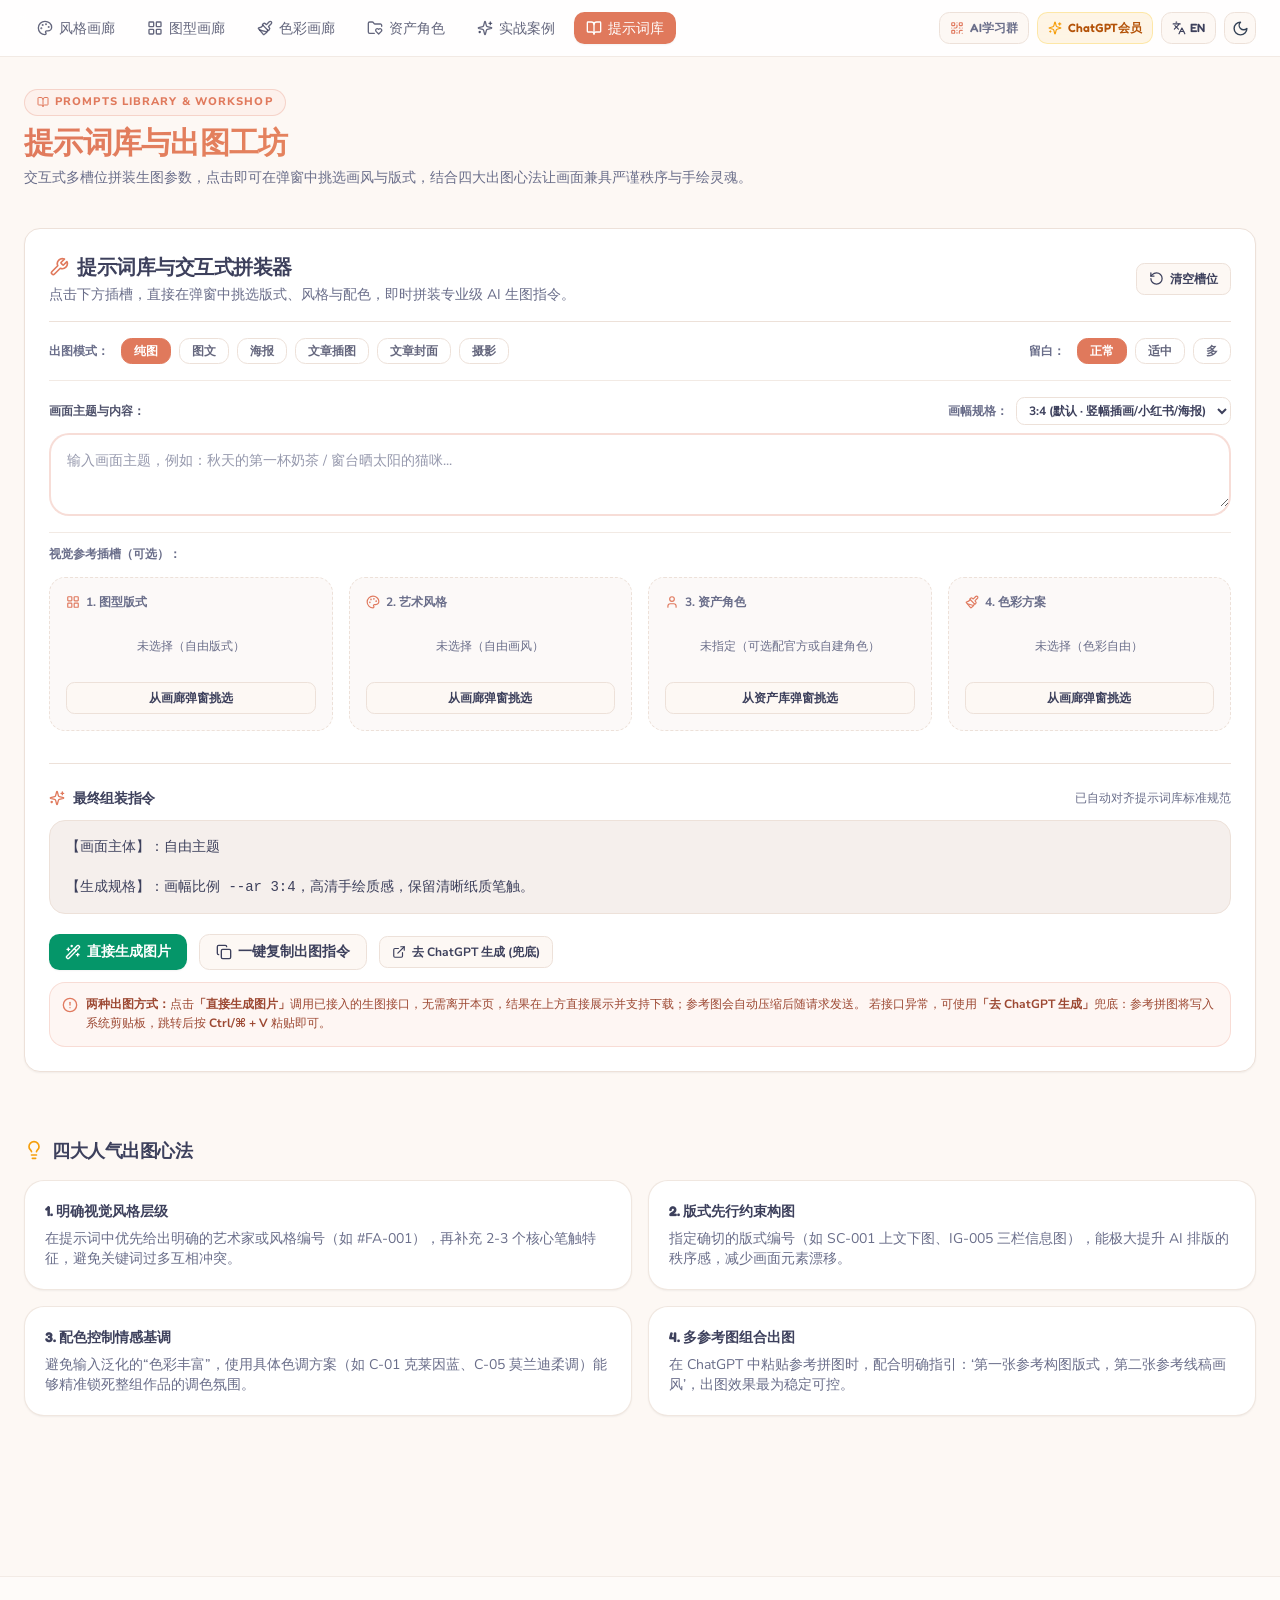
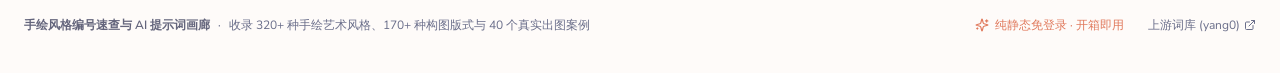
<file: tutorials/index.html>
<!DOCTYPE html><!--BzV_0UuFaINTMpuRF6rzm--><html lang="zh-CN"><head><meta charSet="utf-8"/><meta name="viewport" content="width=device-width, initial-scale=1"/><link rel="stylesheet" href="/_next/static/css/80470bcb0d909425.css" data-precedence="next"/><link rel="preload" as="script" fetchPriority="low" href="/_next/static/chunks/webpack-60785faceb2046e0.js"/><script src="/_next/static/chunks/4bd1b696-c023c6e3521b1417.js" async=""></script><script src="/_next/static/chunks/255-09fb0d129bb12f51.js" async=""></script><script src="/_next/static/chunks/main-app-30b45b6b07ead2e8.js" async=""></script><script src="/_next/static/chunks/137-3dc5d481a60df0d7.js" async=""></script><script src="/_next/static/chunks/619-ba102abea3e3d0e4.js" async=""></script><script src="/_next/static/chunks/141-52a8087c3ea4f1a8.js" async=""></script><script src="/_next/static/chunks/app/layout-4315e9d33d9eefcd.js" async=""></script><script src="/_next/static/chunks/app/not-found-9512807663727926.js" async=""></script><script src="/_next/static/chunks/893-5a772594a79bbb15.js" async=""></script><script src="/_next/static/chunks/699-9939a670a50d1c99.js" async=""></script><script src="/_next/static/chunks/app/tutorials/page-dd6ffd8ba0c8e020.js" async=""></script><link rel="icon" href="/favicon.svg" type="image/svg+xml"/><link rel="preconnect" href="https://fonts.googleapis.com"/><link rel="preconnect" href="https://fonts.gstatic.com" crossorigin="anonymous"/><title>手绘风格编号速查与 AI 提示词画廊</title><meta name="description" content="320+ 种手绘艺术风格速查，170+ 种小红书构图版式，36 种经典配色方案，40 个真实出图案例与交互式提示词拼装工坊。"/><meta property="og:title" content="手绘风格编号速查与 AI 提示词画廊"/><meta property="og:description" content="320+ 种手绘风格编号速查，点击即看高清细节，一键复制提示词与参考拼图。"/><meta property="og:image" content="https://inshub.github.io/handraw-style-site/og-banner.jpg"/><meta name="twitter:card" content="summary_large_image"/><meta name="twitter:title" content="手绘风格编号速查与 AI 提示词画廊"/><meta name="twitter:description" content="320+ 种手绘风格编号速查，点击即看高清细节，一键复制提示词与参考拼图。"/><meta name="twitter:image" content="https://inshub.github.io/handraw-style-site/og-banner.jpg"/><link rel="icon" href="/favicon.svg"/><link href="https://fonts.googleapis.com/css2?family=Fredoka:wght@500;600;700&amp;family=Nunito+Sans:ital,opsz,wght@0,6..12,400..700;1,6..12,400..700&amp;display=swap" rel="stylesheet"/><script src="/_next/static/chunks/polyfills-42372ed130431b0a.js" noModule=""></script></head><body class="min-h-screen bg-background text-foreground antialiased selection:bg-terracotta-soft selection:text-primary"><div hidden=""><!--$--><!--/$--></div><script>((a,b,c,d,e,f,g,h)=>{let i=document.documentElement,j=["light","dark"];function k(b){var c;(Array.isArray(a)?a:[a]).forEach(a=>{let c="class"===a,d=c&&f?e.map(a=>f[a]||a):e;c?(i.classList.remove(...d),i.classList.add(f&&f[b]?f[b]:b)):i.setAttribute(a,b)}),c=b,h&&j.includes(c)&&(i.style.colorScheme=c)}if(d)k(d);else try{let a=localStorage.getItem(b)||c,d=g&&"system"===a?window.matchMedia("(prefers-color-scheme: dark)").matches?"dark":"light":a;k(d)}catch(a){}})("class","theme","system",null,["light","dark"],null,true,true)</script><div class="flex min-h-screen flex-col"><header class="sticky top-0 z-40 w-full border-b border-border/70 bg-card/85 backdrop-blur-md transition-colors"><div class="max-w-[1440px] mx-auto flex h-14 items-center justify-between px-4 sm:px-6"><nav class="flex items-center gap-1 sm:gap-1.5 overflow-x-auto no-scrollbar py-1"><a class="inline-flex items-center gap-1.5 px-3 py-1.5 text-xs sm:text-sm font-semibold rounded-lg transition-all whitespace-nowrap active:scale-[0.98] text-foreground/80 hover:text-primary hover:bg-terracotta-soft border border-transparent hover:border-terracotta/20" href="/"><svg xmlns="http://www.w3.org/2000/svg" width="24" height="24" viewBox="0 0 24 24" fill="none" stroke="currentColor" stroke-width="2" stroke-linecap="round" stroke-linejoin="round" class="lucide lucide-palette h-3.5 w-3.5 sm:h-4 sm:w-4"><circle cx="13.5" cy="6.5" r=".5" fill="currentColor"></circle><circle cx="17.5" cy="10.5" r=".5" fill="currentColor"></circle><circle cx="8.5" cy="7.5" r=".5" fill="currentColor"></circle><circle cx="6.5" cy="12.5" r=".5" fill="currentColor"></circle><path d="M12 2C6.5 2 2 6.5 2 12s4.5 10 10 10c.926 0 1.648-.746 1.648-1.688 0-.437-.18-.835-.437-1.125-.29-.289-.438-.652-.438-1.125a1.64 1.64 0 0 1 1.668-1.668h1.996c3.051 0 5.555-2.503 5.555-5.554C21.965 6.012 17.461 2 12 2z"></path></svg><span class="font-heading font-medium">风格画廊</span></a><a class="inline-flex items-center gap-1.5 px-3 py-1.5 text-xs sm:text-sm font-semibold rounded-lg transition-all whitespace-nowrap active:scale-[0.98] text-foreground/80 hover:text-primary hover:bg-terracotta-soft border border-transparent hover:border-terracotta/20" href="/layouts/"><svg xmlns="http://www.w3.org/2000/svg" width="24" height="24" viewBox="0 0 24 24" fill="none" stroke="currentColor" stroke-width="2" stroke-linecap="round" stroke-linejoin="round" class="lucide lucide-layout-grid h-3.5 w-3.5 sm:h-4 sm:w-4"><rect width="7" height="7" x="3" y="3" rx="1"></rect><rect width="7" height="7" x="14" y="3" rx="1"></rect><rect width="7" height="7" x="14" y="14" rx="1"></rect><rect width="7" height="7" x="3" y="14" rx="1"></rect></svg><span class="font-heading font-medium">图型画廊</span></a><a class="inline-flex items-center gap-1.5 px-3 py-1.5 text-xs sm:text-sm font-semibold rounded-lg transition-all whitespace-nowrap active:scale-[0.98] text-foreground/80 hover:text-primary hover:bg-terracotta-soft border border-transparent hover:border-terracotta/20" href="/colors/"><svg xmlns="http://www.w3.org/2000/svg" width="24" height="24" viewBox="0 0 24 24" fill="none" stroke="currentColor" stroke-width="2" stroke-linecap="round" stroke-linejoin="round" class="lucide lucide-paintbrush h-3.5 w-3.5 sm:h-4 sm:w-4"><path d="m14.622 17.897-10.68-2.913"></path><path d="M18.376 2.622a1 1 0 1 1 3.002 3.002L17.36 9.643a.5.5 0 0 0 0 .707l.944.944a2.41 2.41 0 0 1 0 3.408l-.944.944a.5.5 0 0 1-.707 0L8.354 7.348a.5.5 0 0 1 0-.707l.944-.944a2.41 2.41 0 0 1 3.408 0l.944.944a.5.5 0 0 0 .707 0z"></path><path d="M9 8c-1.804 2.71-3.97 3.46-6.583 3.948a.507.507 0 0 0-.302.819l7.32 8.883a1 1 0 0 0 1.185.204C12.735 20.405 16 16.792 16 15"></path></svg><span class="font-heading font-medium">色彩画廊</span></a><a class="inline-flex items-center gap-1.5 px-3 py-1.5 text-xs sm:text-sm font-semibold rounded-lg transition-all whitespace-nowrap active:scale-[0.98] text-foreground/80 hover:text-primary hover:bg-terracotta-soft border border-transparent hover:border-terracotta/20" href="/assets/"><svg xmlns="http://www.w3.org/2000/svg" width="24" height="24" viewBox="0 0 24 24" fill="none" stroke="currentColor" stroke-width="2" stroke-linecap="round" stroke-linejoin="round" class="lucide lucide-folder-heart h-3.5 w-3.5 sm:h-4 sm:w-4"><path d="M11 20H4a2 2 0 0 1-2-2V5a2 2 0 0 1 2-2h3.9a2 2 0 0 1 1.69.9l.81 1.2a2 2 0 0 0 1.67.9H20a2 2 0 0 1 2 2v1.5"></path><path d="M13.9 17.45c-1.2-1.2-1.14-2.8-.2-3.73a2.43 2.43 0 0 1 3.44 0l.36.34.34-.34a2.43 2.43 0 0 1 3.45-.01c.95.95 1 2.53-.2 3.74L17.5 21Z"></path></svg><span class="font-heading font-medium">资产角色</span></a><a class="inline-flex items-center gap-1.5 px-3 py-1.5 text-xs sm:text-sm font-semibold rounded-lg transition-all whitespace-nowrap active:scale-[0.98] text-foreground/80 hover:text-primary hover:bg-terracotta-soft border border-transparent hover:border-terracotta/20" href="/cases/"><svg xmlns="http://www.w3.org/2000/svg" width="24" height="24" viewBox="0 0 24 24" fill="none" stroke="currentColor" stroke-width="2" stroke-linecap="round" stroke-linejoin="round" class="lucide lucide-sparkles h-3.5 w-3.5 sm:h-4 sm:w-4"><path d="M9.937 15.5A2 2 0 0 0 8.5 14.063l-6.135-1.582a.5.5 0 0 1 0-.962L8.5 9.936A2 2 0 0 0 9.937 8.5l1.582-6.135a.5.5 0 0 1 .963 0L14.063 8.5A2 2 0 0 0 15.5 9.937l6.135 1.581a.5.5 0 0 1 0 .964L15.5 14.063a2 2 0 0 0-1.437 1.437l-1.582 6.135a.5.5 0 0 1-.963 0z"></path><path d="M20 3v4"></path><path d="M22 5h-4"></path><path d="M4 17v2"></path><path d="M5 18H3"></path></svg><span class="font-heading font-medium">实战案例</span></a><a class="inline-flex items-center gap-1.5 px-3 py-1.5 text-xs sm:text-sm font-semibold rounded-lg transition-all whitespace-nowrap active:scale-[0.98] bg-primary text-primary-foreground shadow-sm hover:bg-terracotta-light" href="/tutorials/"><svg xmlns="http://www.w3.org/2000/svg" width="24" height="24" viewBox="0 0 24 24" fill="none" stroke="currentColor" stroke-width="2" stroke-linecap="round" stroke-linejoin="round" class="lucide lucide-book-open h-3.5 w-3.5 sm:h-4 sm:w-4"><path d="M12 7v14"></path><path d="M3 18a1 1 0 0 1-1-1V4a1 1 0 0 1 1-1h5a4 4 0 0 1 4 4 4 4 0 0 1 4-4h5a1 1 0 0 1 1 1v13a1 1 0 0 1-1 1h-6a3 3 0 0 0-3 3 3 3 0 0 0-3-3z"></path></svg><span class="font-heading font-medium">提示词库</span></a></nav><div class="flex items-center gap-1.5 sm:gap-2 ml-2 shrink-0"><button class="justify-center whitespace-nowrap ring-offset-background focus-visible:outline-none focus-visible:ring-2 focus-visible:ring-ring focus-visible:ring-offset-2 disabled:pointer-events-none disabled:opacity-50 select-none border bg-background hover:bg-accent hidden md:inline-flex items-center gap-1.5 px-2.5 h-8 text-xs font-semibold rounded-lg border-border hover:border-terracotta hover:text-primary transition-all text-muted-foreground active:scale-[0.98]" title="查看 AI 学习共进群二维码" type="button" aria-haspopup="dialog" aria-expanded="false" data-state="closed"><svg xmlns="http://www.w3.org/2000/svg" width="24" height="24" viewBox="0 0 24 24" fill="none" stroke="currentColor" stroke-width="2" stroke-linecap="round" stroke-linejoin="round" class="lucide lucide-qr-code h-3.5 w-3.5 text-terracotta"><rect width="5" height="5" x="3" y="3" rx="1"></rect><rect width="5" height="5" x="16" y="3" rx="1"></rect><rect width="5" height="5" x="3" y="16" rx="1"></rect><path d="M21 16h-3a2 2 0 0 0-2 2v3"></path><path d="M21 21v.01"></path><path d="M12 7v3a2 2 0 0 1-2 2H7"></path><path d="M3 12h.01"></path><path d="M12 3h.01"></path><path d="M12 16v.01"></path><path d="M16 12h1"></path><path d="M21 12v.01"></path><path d="M12 21v-1"></path></svg><span class="font-heading">AI学习群</span></button><a href="https://www.cchub.top/" target="_blank" rel="noopener noreferrer" class="group hidden lg:inline-flex items-center justify-center gap-1.5 px-2.5 h-8 text-xs font-semibold rounded-lg border border-amber-300/40 bg-amber-500/10 text-amber-700 dark:text-amber-400 hover:bg-amber-500/20 transition-all active:scale-[0.98]" title="访问 ChatGPT 会员专区"><div class="inline-flex items-center justify-center select-none cursor-pointer text-amber-500 group-hover:scale-110 transition-transform"><svg fill="none" height="14" stroke="currentColor" stroke-linecap="round" stroke-linejoin="round" stroke-width="2" viewBox="0 0 24 24" width="14" xmlns="http://www.w3.org/2000/svg"><path d="M9.937 15.5A2 2 0 0 0 8.5 14.063l-6.135-1.582a.5.5 0 0 1 0-.962L8.5 9.936A2 2 0 0 0 9.937 8.5l1.582-6.135a.5.5 0 0 1 .963 0L14.063 8.5A2 2 0 0 0 15.5 9.937l6.135 1.581a.5.5 0 0 1 0 .964L15.5 14.063a2 2 0 0 0-1.437 1.437l-1.582 6.135a.5.5 0 0 1-.963 0z"></path><path d="M20 3v4"></path><path d="M22 5h-4"></path><path d="M4 17v2"></path><path d="M5 18H3"></path></svg></div><span class="font-heading">ChatGPT会员</span></a><button class="inline-flex items-center justify-center whitespace-nowrap ring-offset-background focus-visible:outline-none focus-visible:ring-2 focus-visible:ring-ring focus-visible:ring-offset-2 disabled:pointer-events-none disabled:opacity-50 select-none border border-input bg-background hover:bg-accent h-8 px-2.5 text-xs font-semibold gap-1 rounded-lg hover:border-terracotta hover:text-primary transition-all active:scale-[0.98]" aria-label="Switch Language"><svg xmlns="http://www.w3.org/2000/svg" width="24" height="24" viewBox="0 0 24 24" fill="none" stroke="currentColor" stroke-width="2" stroke-linecap="round" stroke-linejoin="round" class="lucide lucide-languages h-3.5 w-3.5"><path d="m5 8 6 6"></path><path d="m4 14 6-6 2-3"></path><path d="M2 5h12"></path><path d="M7 2h1"></path><path d="m22 22-5-10-5 10"></path><path d="M14 18h6"></path></svg><span class="font-heading">EN</span></button><button class="inline-flex items-center justify-center whitespace-nowrap text-sm font-medium ring-offset-background focus-visible:outline-none focus-visible:ring-2 focus-visible:ring-ring focus-visible:ring-offset-2 disabled:pointer-events-none disabled:opacity-50 select-none border border-input bg-background hover:bg-accent h-8 w-8 rounded-lg hover:border-terracotta hover:text-primary transition-all active:scale-[0.98]" aria-label="Toggle theme"><div class="inline-flex items-center justify-center select-none cursor-pointer text-slate-700 dark:text-slate-200"><svg fill="none" height="17" stroke="currentColor" stroke-linecap="round" stroke-linejoin="round" stroke-width="2" viewBox="0 0 24 24" width="17" xmlns="http://www.w3.org/2000/svg"><path d="M12 3a6 6 0 0 0 9 9 9 9 0 1 1-9-9Z"></path></svg></div></button></div></div></header><main class="flex-1"><div class="max-w-[1440px] mx-auto px-4 sm:px-6 py-8 pb-20 space-y-10"><div class="space-y-2"><div class="inline-flex items-center gap-1.5 px-3 py-1 rounded-full text-[11px] font-extrabold uppercase tracking-widest text-primary bg-terracotta-soft border border-terracotta/25 shadow-2xs"><svg xmlns="http://www.w3.org/2000/svg" width="24" height="24" viewBox="0 0 24 24" fill="none" stroke="currentColor" stroke-width="2" stroke-linecap="round" stroke-linejoin="round" class="lucide lucide-book-open h-3 w-3"><path d="M12 7v14"></path><path d="M3 18a1 1 0 0 1-1-1V4a1 1 0 0 1 1-1h5a4 4 0 0 1 4 4 4 4 0 0 1 4-4h5a1 1 0 0 1 1 1v13a1 1 0 0 1-1 1h-6a3 3 0 0 0-3 3 3 3 0 0 0-3-3z"></path></svg><span>PROMPTS LIBRARY &amp; WORKSHOP</span></div><h1 class="text-2xl sm:text-3xl font-extrabold gradient-warm-text">提示词库与出图工坊</h1><p class="text-sm text-muted-foreground">交互式多槽位拼装生图参数，点击即可在弹窗中挑选画风与版式，结合四大出图心法让画面兼具严谨秩序与手绘灵魂。</p></div><!--$!--><template data-dgst="BAILOUT_TO_CLIENT_SIDE_RENDERING"></template><div class="p-8 text-center text-sm text-muted-foreground">提示词库拼装器加载中...</div><!--/$--><div class="space-y-4 pt-6"><h3 class="text-lg font-bold flex items-center gap-2 font-heading"><svg xmlns="http://www.w3.org/2000/svg" width="24" height="24" viewBox="0 0 24 24" fill="none" stroke="currentColor" stroke-width="2" stroke-linecap="round" stroke-linejoin="round" class="lucide lucide-lightbulb h-5 w-5 text-amber-500"><path d="M15 14c.2-1 .7-1.7 1.5-2.5 1-.9 1.5-2.2 1.5-3.5A6 6 0 0 0 6 8c0 1 .2 2.2 1.5 3.5.7.7 1.3 1.5 1.5 2.5"></path><path d="M9 18h6"></path><path d="M10 22h4"></path></svg><span>四大人气出图心法</span></h3><div class="grid grid-cols-1 md:grid-cols-2 gap-4"><div class="border text-card-foreground shadow-sm p-5 rounded-2xl border-border/80 bg-card hover:border-terracotta/50 hover:shadow-warm-glow hover:-translate-y-1 transition-all duration-300 space-y-2"><span class="text-sm font-bold text-foreground block font-heading">1. 明确视觉风格层级</span><p class="text-xs sm:text-sm text-muted-foreground leading-relaxed">在提示词中优先给出明确的艺术家或风格编号（如 #FA-001），再补充 2-3 个核心笔触特征，避免关键词过多互相冲突。</p></div><div class="border text-card-foreground shadow-sm p-5 rounded-2xl border-border/80 bg-card hover:border-terracotta/50 hover:shadow-warm-glow hover:-translate-y-1 transition-all duration-300 space-y-2"><span class="text-sm font-bold text-foreground block font-heading">2. 版式先行约束构图</span><p class="text-xs sm:text-sm text-muted-foreground leading-relaxed">指定确切的版式编号（如 SC-001 上文下图、IG-005 三栏信息图），能极大提升 AI 排版的秩序感，减少画面元素漂移。</p></div><div class="border text-card-foreground shadow-sm p-5 rounded-2xl border-border/80 bg-card hover:border-terracotta/50 hover:shadow-warm-glow hover:-translate-y-1 transition-all duration-300 space-y-2"><span class="text-sm font-bold text-foreground block font-heading">3. 配色控制情感基调</span><p class="text-xs sm:text-sm text-muted-foreground leading-relaxed">避免输入泛化的“色彩丰富”，使用具体色调方案（如 C-01 克莱因蓝、C-05 莫兰迪柔调）能够精准锁死整组作品的调色氛围。</p></div><div class="border text-card-foreground shadow-sm p-5 rounded-2xl border-border/80 bg-card hover:border-terracotta/50 hover:shadow-warm-glow hover:-translate-y-1 transition-all duration-300 space-y-2"><span class="text-sm font-bold text-foreground block font-heading">4. 多参考图组合出图</span><p class="text-xs sm:text-sm text-muted-foreground leading-relaxed">在 ChatGPT 中粘贴参考拼图时，配合明确指引：‘第一张参考构图版式，第二张参考线稿画风’，出图效果最为稳定可控。</p></div></div></div></div><!--$--><!--/$--></main><footer class="w-full border-t border-border/60 bg-card/50 py-10 text-xs text-muted-foreground transition-colors mt-20"><div class="max-w-[1440px] mx-auto px-4 sm:px-6 flex flex-col md:flex-row items-center justify-between gap-4"><div class="flex flex-col sm:flex-row items-center gap-2 text-center sm:text-left"><span class="font-semibold text-foreground/80">手绘风格编号速查与 AI 提示词画廊</span><span class="hidden sm:inline">·</span><span>收录 320+ 种手绘艺术风格、170+ 种构图版式与 40 个真实出图案例</span></div><div class="flex items-center gap-6"><div class="flex items-center gap-1.5 text-primary"><svg xmlns="http://www.w3.org/2000/svg" width="24" height="24" viewBox="0 0 24 24" fill="none" stroke="currentColor" stroke-width="2" stroke-linecap="round" stroke-linejoin="round" class="lucide lucide-sparkles h-3.5 w-3.5"><path d="M9.937 15.5A2 2 0 0 0 8.5 14.063l-6.135-1.582a.5.5 0 0 1 0-.962L8.5 9.936A2 2 0 0 0 9.937 8.5l1.582-6.135a.5.5 0 0 1 .963 0L14.063 8.5A2 2 0 0 0 15.5 9.937l6.135 1.581a.5.5 0 0 1 0 .964L15.5 14.063a2 2 0 0 0-1.437 1.437l-1.582 6.135a.5.5 0 0 1-.963 0z"></path><path d="M20 3v4"></path><path d="M22 5h-4"></path><path d="M4 17v2"></path><path d="M5 18H3"></path></svg><span>纯静态免登录 · 开箱即用</span></div><a href="https://github.com/yang0/handraw-style" target="_blank" rel="noopener noreferrer" class="flex items-center gap-1 hover:text-primary transition-colors"><span>上游词库 (yang0)</span><svg xmlns="http://www.w3.org/2000/svg" width="24" height="24" viewBox="0 0 24 24" fill="none" stroke="currentColor" stroke-width="2" stroke-linecap="round" stroke-linejoin="round" class="lucide lucide-external-link h-3 w-3"><path d="M15 3h6v6"></path><path d="M10 14 21 3"></path><path d="M18 13v6a2 2 0 0 1-2 2H5a2 2 0 0 1-2-2V8a2 2 0 0 1 2-2h6"></path></svg></a></div></div></footer><button class="inline-flex items-center justify-center whitespace-nowrap text-sm font-medium ring-offset-background active:scale-[0.98] focus-visible:outline-none focus-visible:ring-2 focus-visible:ring-ring focus-visible:ring-offset-2 disabled:pointer-events-none disabled:opacity-50 select-none group fixed bottom-6 right-6 z-50 h-11 w-11 rounded-full shadow-lg transition-all duration-300 bg-primary hover:bg-terracotta-light text-white translate-y-4 opacity-0 pointer-events-none" aria-label="Scroll to top"><div class="inline-flex items-center justify-center select-none cursor-pointer group-hover:-translate-y-0.5 transition-transform"><svg fill="none" height="20" stroke="currentColor" stroke-linecap="round" stroke-linejoin="round" stroke-width="2" viewBox="0 0 24 24" width="20" xmlns="http://www.w3.org/2000/svg"><path d="m5 12 7-7 7 7"></path><path d="M12 19V5"></path></svg></div></button></div><script src="/_next/static/chunks/webpack-60785faceb2046e0.js" id="_R_" async=""></script><script>(self.__next_f=self.__next_f||[]).push([0])</script><script>self.__next_f.push([1,"1:\"$Sreact.fragment\"\n2:I[6579,[\"137\",\"static/chunks/137-3dc5d481a60df0d7.js\",\"619\",\"static/chunks/619-ba102abea3e3d0e4.js\",\"141\",\"static/chunks/141-52a8087c3ea4f1a8.js\",\"177\",\"static/chunks/app/layout-4315e9d33d9eefcd.js\"],\"ThemeProvider\"]\n3:I[979,[\"137\",\"static/chunks/137-3dc5d481a60df0d7.js\",\"619\",\"static/chunks/619-ba102abea3e3d0e4.js\",\"141\",\"static/chunks/141-52a8087c3ea4f1a8.js\",\"177\",\"static/chunks/app/layout-4315e9d33d9eefcd.js\"],\"LayoutClientWrapper\"]\n4:I[9766,[],\"\"]\n5:I[8924,[],\"\"]\n6:I[2619,[\"619\",\"static/chunks/619-ba102abea3e3d0e4.js\",\"345\",\"static/chunks/app/not-found-9512807663727926.js\"],\"\"]\n7:I[1959,[],\"ClientPageRoot\"]\n8:I[7086,[\"137\",\"static/chunks/137-3dc5d481a60df0d7.js\",\"141\",\"static/chunks/141-52a8087c3ea4f1a8.js\",\"893\",\"static/chunks/893-5a772594a79bbb15.js\",\"699\",\"static/chunks/699-9939a670a50d1c99.js\",\"490\",\"static/chunks/app/tutorials/page-dd6ffd8ba0c8e020.js\"],\"default\"]\nb:I[4431,[],\"OutletBoundary\"]\nd:I[5278,[],\"AsyncMetadataOutlet\"]\nf:I[4431,[],\"ViewportBoundary\"]\n11:I[4431,[],\"MetadataBoundary\"]\n12:\"$Sreact.suspense\"\n14:I[7150,[],\"\"]\n:HL[\"/_next/static/css/80470bcb0d909425.css\",\"style\"]\n"])</script><script>self.__next_f.push([1,"0:{\"P\":null,\"b\":\"BzV-0UuFaINTMpuRF6rzm\",\"p\":\"\",\"c\":[\"\",\"tutorials\",\"\"],\"i\":false,\"f\":[[[\"\",{\"children\":[\"tutorials\",{\"children\":[\"__PAGE__\",{}]}]},\"$undefined\",\"$undefined\",true],[\"\",[\"$\",\"$1\",\"c\",{\"children\":[[[\"$\",\"link\",\"0\",{\"rel\":\"stylesheet\",\"href\":\"/_next/static/css/80470bcb0d909425.css\",\"precedence\":\"next\",\"crossOrigin\":\"$undefined\",\"nonce\":\"$undefined\"}]],[\"$\",\"html\",null,{\"lang\":\"zh-CN\",\"suppressHydrationWarning\":true,\"children\":[[\"$\",\"head\",null,{\"children\":[[\"$\",\"link\",null,{\"rel\":\"icon\",\"href\":\"/favicon.svg\",\"type\":\"image/svg+xml\"}],[\"$\",\"link\",null,{\"rel\":\"preconnect\",\"href\":\"https://fonts.googleapis.com\"}],[\"$\",\"link\",null,{\"rel\":\"preconnect\",\"href\":\"https://fonts.gstatic.com\",\"crossOrigin\":\"anonymous\"}],[\"$\",\"link\",null,{\"href\":\"https://fonts.googleapis.com/css2?family=Fredoka:wght@500;600;700\u0026family=Nunito+Sans:ital,opsz,wght@0,6..12,400..700;1,6..12,400..700\u0026display=swap\",\"rel\":\"stylesheet\"}]]}],[\"$\",\"body\",null,{\"className\":\"min-h-screen bg-background text-foreground antialiased selection:bg-terracotta-soft selection:text-primary\",\"children\":[\"$\",\"$L2\",null,{\"attribute\":\"class\",\"defaultTheme\":\"system\",\"enableSystem\":true,\"disableTransitionOnChange\":true,\"children\":[\"$\",\"$L3\",null,{\"children\":[\"$\",\"$L4\",null,{\"parallelRouterKey\":\"children\",\"error\":\"$undefined\",\"errorStyles\":\"$undefined\",\"errorScripts\":\"$undefined\",\"template\":[\"$\",\"$L5\",null,{}],\"templateStyles\":\"$undefined\",\"templateScripts\":\"$undefined\",\"notFound\":[[\"$\",\"div\",null,{\"className\":\"flex min-h-[60vh] flex-col items-center justify-center text-center px-4 space-y-4\",\"children\":[[\"$\",\"div\",null,{\"className\":\"p-3 bg-terracotta-soft rounded-2xl text-primary\",\"children\":[\"$\",\"svg\",null,{\"ref\":\"$undefined\",\"xmlns\":\"http://www.w3.org/2000/svg\",\"width\":24,\"height\":24,\"viewBox\":\"0 0 24 24\",\"fill\":\"none\",\"stroke\":\"currentColor\",\"strokeWidth\":2,\"strokeLinecap\":\"round\",\"strokeLinejoin\":\"round\",\"className\":\"lucide lucide-compass h-10 w-10 animate-spin\",\"children\":[[\"$\",\"path\",\"9ktpf1\",{\"d\":\"m16.24 7.76-1.804 5.411a2 2 0 0 1-1.265 1.265L7.76 16.24l1.804-5.411a2 2 0 0 1 1.265-1.265z\"}],[\"$\",\"circle\",\"1mglay\",{\"cx\":\"12\",\"cy\":\"12\",\"r\":\"10\"}],\"$undefined\"]}]}],[\"$\",\"h1\",null,{\"className\":\"text-3xl font-extrabold text-foreground\",\"children\":\"404 - 页面未找到\"}],[\"$\",\"p\",null,{\"className\":\"text-sm text-muted-foreground max-w-md\",\"children\":\"抱歉，该手绘风格或页面可能已被迁移或不存在。\"}],[\"$\",\"$L6\",null,{\"href\":\"/\",\"children\":\"返回风格画廊首页\",\"className\":\"inline-flex items-center justify-center whitespace-nowrap rounded-lg text-sm ring-offset-background transition-all active:scale-[0.98] focus-visible:outline-none focus-visible:ring-2 focus-visible:ring-ring focus-visible:ring-offset-2 disabled:pointer-events-none disabled:opacity-50 select-none bg-primary text-primary-foreground hover:bg-terracotta-light shadow-sm h-9 px-4 py-2 font-bold\",\"ref\":null}]]}],[]],\"forbidden\":\"$undefined\",\"unauthorized\":\"$undefined\"}]}]}]}]]}]]}],{\"children\":[\"tutorials\",[\"$\",\"$1\",\"c\",{\"children\":[null,[\"$\",\"$L4\",null,{\"parallelRouterKey\":\"children\",\"error\":\"$undefined\",\"errorStyles\":\"$undefined\",\"errorScripts\":\"$undefined\",\"template\":[\"$\",\"$L5\",null,{}],\"templateStyles\":\"$undefined\",\"templateScripts\":\"$undefined\",\"notFound\":\"$undefined\",\"forbidden\":\"$undefined\",\"unauthorized\":\"$undefined\"}]]}],{\"children\":[\"__PAGE__\",[\"$\",\"$1\",\"c\",{\"children\":[[\"$\",\"$L7\",null,{\"Component\":\"$8\",\"searchParams\":{},\"params\":{},\"promises\":[\"$@9\",\"$@a\"]}],null,[\"$\",\"$Lb\",null,{\"children\":[\"$Lc\",[\"$\",\"$Ld\",null,{\"promise\":\"$@e\"}]]}]]}],{},null,false]},null,false]},null,false],[\"$\",\"$1\",\"h\",{\"children\":[null,[[\"$\",\"$Lf\",null,{\"children\":\"$L10\"}],null],[\"$\",\"$L11\",null,{\"children\":[\"$\",\"div\",null,{\"hidden\":true,\"children\":[\"$\",\"$12\",null,{\"fallback\":null,\"children\":\"$L13\"}]}]}]]}],false]],\"m\":\"$undefined\",\"G\":[\"$14\",[]],\"s\":false,\"S\":true}\n"])</script><script>self.__next_f.push([1,"9:{}\na:\"$0:f:0:1:2:children:2:children:1:props:children:0:props:params\"\n"])</script><script>self.__next_f.push([1,"10:[[\"$\",\"meta\",\"0\",{\"charSet\":\"utf-8\"}],[\"$\",\"meta\",\"1\",{\"name\":\"viewport\",\"content\":\"width=device-width, initial-scale=1\"}]]\nc:null\n"])</script><script>self.__next_f.push([1,"15:I[622,[],\"IconMark\"]\n"])</script><script>self.__next_f.push([1,"e:{\"metadata\":[[\"$\",\"title\",\"0\",{\"children\":\"手绘风格编号速查与 AI 提示词画廊\"}],[\"$\",\"meta\",\"1\",{\"name\":\"description\",\"content\":\"320+ 种手绘艺术风格速查，170+ 种小红书构图版式，36 种经典配色方案，40 个真实出图案例与交互式提示词拼装工坊。\"}],[\"$\",\"meta\",\"2\",{\"property\":\"og:title\",\"content\":\"手绘风格编号速查与 AI 提示词画廊\"}],[\"$\",\"meta\",\"3\",{\"property\":\"og:description\",\"content\":\"320+ 种手绘风格编号速查，点击即看高清细节，一键复制提示词与参考拼图。\"}],[\"$\",\"meta\",\"4\",{\"property\":\"og:image\",\"content\":\"https://inshub.github.io/handraw-style-site/og-banner.jpg\"}],[\"$\",\"meta\",\"5\",{\"name\":\"twitter:card\",\"content\":\"summary_large_image\"}],[\"$\",\"meta\",\"6\",{\"name\":\"twitter:title\",\"content\":\"手绘风格编号速查与 AI 提示词画廊\"}],[\"$\",\"meta\",\"7\",{\"name\":\"twitter:description\",\"content\":\"320+ 种手绘风格编号速查，点击即看高清细节，一键复制提示词与参考拼图。\"}],[\"$\",\"meta\",\"8\",{\"name\":\"twitter:image\",\"content\":\"https://inshub.github.io/handraw-style-site/og-banner.jpg\"}],[\"$\",\"link\",\"9\",{\"rel\":\"icon\",\"href\":\"/favicon.svg\"}],[\"$\",\"$L15\",\"10\",{}]],\"error\":null,\"digest\":\"$undefined\"}\n"])</script><script>self.__next_f.push([1,"13:\"$e:metadata\"\n"])</script></body></html>
</file>
<file: _next/static/css/80470bcb0d909425.css>
*,:after,:before{--tw-border-spacing-x:0;--tw-border-spacing-y:0;--tw-translate-x:0;--tw-translate-y:0;--tw-rotate:0;--tw-skew-x:0;--tw-skew-y:0;--tw-scale-x:1;--tw-scale-y:1;--tw-pan-x: ;--tw-pan-y: ;--tw-pinch-zoom: ;--tw-scroll-snap-strictness:proximity;--tw-gradient-from-position: ;--tw-gradient-via-position: ;--tw-gradient-to-position: ;--tw-ordinal: ;--tw-slashed-zero: ;--tw-numeric-figure: ;--tw-numeric-spacing: ;--tw-numeric-fraction: ;--tw-ring-inset: ;--tw-ring-offset-width:0px;--tw-ring-offset-color:#fff;--tw-ring-color:rgb(59 130 246/0.5);--tw-ring-offset-shadow:0 0 #0000;--tw-ring-shadow:0 0 #0000;--tw-shadow:0 0 #0000;--tw-shadow-colored:0 0 #0000;--tw-blur: ;--tw-brightness: ;--tw-contrast: ;--tw-grayscale: ;--tw-hue-rotate: ;--tw-invert: ;--tw-saturate: ;--tw-sepia: ;--tw-drop-shadow: ;--tw-backdrop-blur: ;--tw-backdrop-brightness: ;--tw-backdrop-contrast: ;--tw-backdrop-grayscale: ;--tw-backdrop-hue-rotate: ;--tw-backdrop-invert: ;--tw-backdrop-opacity: ;--tw-backdrop-saturate: ;--tw-backdrop-sepia: ;--tw-contain-size: ;--tw-contain-layout: ;--tw-contain-paint: ;--tw-contain-style: }::backdrop{--tw-border-spacing-x:0;--tw-border-spacing-y:0;--tw-translate-x:0;--tw-translate-y:0;--tw-rotate:0;--tw-skew-x:0;--tw-skew-y:0;--tw-scale-x:1;--tw-scale-y:1;--tw-pan-x: ;--tw-pan-y: ;--tw-pinch-zoom: ;--tw-scroll-snap-strictness:proximity;--tw-gradient-from-position: ;--tw-gradient-via-position: ;--tw-gradient-to-position: ;--tw-ordinal: ;--tw-slashed-zero: ;--tw-numeric-figure: ;--tw-numeric-spacing: ;--tw-numeric-fraction: ;--tw-ring-inset: ;--tw-ring-offset-width:0px;--tw-ring-offset-color:#fff;--tw-ring-color:rgb(59 130 246/0.5);--tw-ring-offset-shadow:0 0 #0000;--tw-ring-shadow:0 0 #0000;--tw-shadow:0 0 #0000;--tw-shadow-colored:0 0 #0000;--tw-blur: ;--tw-brightness: ;--tw-contrast: ;--tw-grayscale: ;--tw-hue-rotate: ;--tw-invert: ;--tw-saturate: ;--tw-sepia: ;--tw-drop-shadow: ;--tw-backdrop-blur: ;--tw-backdrop-brightness: ;--tw-backdrop-contrast: ;--tw-backdrop-grayscale: ;--tw-backdrop-hue-rotate: ;--tw-backdrop-invert: ;--tw-backdrop-opacity: ;--tw-backdrop-saturate: ;--tw-backdrop-sepia: ;--tw-contain-size: ;--tw-contain-layout: ;--tw-contain-paint: ;--tw-contain-style: }/*
! tailwindcss v3.4.19 | MIT License | https://tailwindcss.com
*/*,:after,:before{box-sizing:border-box;border:0 solid #e5e7eb}:after,:before{--tw-content:""}:host,html{line-height:1.5;-webkit-text-size-adjust:100%;-moz-tab-size:4;-o-tab-size:4;tab-size:4;font-family:Nunito Sans,PingFang SC,Microsoft YaHei,system-ui,sans-serif;font-feature-settings:normal;font-variation-settings:normal;-webkit-tap-highlight-color:transparent}body{margin:0;line-height:inherit}hr{height:0;color:inherit;border-top-width:1px}abbr:where([title]){-webkit-text-decoration:underline dotted;text-decoration:underline dotted}h1,h2,h3,h4,h5,h6{font-size:inherit;font-weight:inherit}a{color:inherit;text-decoration:inherit}b,strong{font-weight:bolder}code,kbd,pre,samp{font-family:ui-monospace,SFMono-Regular,Menlo,Monaco,Consolas,Liberation Mono,Courier New,monospace;font-feature-settings:normal;font-variation-settings:normal;font-size:1em}small{font-size:80%}sub,sup{font-size:75%;line-height:0;position:relative;vertical-align:baseline}sub{bottom:-.25em}sup{top:-.5em}table{text-indent:0;border-color:inherit;border-collapse:collapse}button,input,optgroup,select,textarea{font-family:inherit;font-feature-settings:inherit;font-variation-settings:inherit;font-size:100%;font-weight:inherit;line-height:inherit;letter-spacing:inherit;color:inherit;margin:0;padding:0}button,select{text-transform:none}button,input:where([type=button]),input:where([type=reset]),input:where([type=submit]){-webkit-appearance:button;background-color:transparent;background-image:none}:-moz-focusring{outline:auto}:-moz-ui-invalid{box-shadow:none}progress{vertical-align:baseline}::-webkit-inner-spin-button,::-webkit-outer-spin-button{height:auto}[type=search]{-webkit-appearance:textfield;outline-offset:-2px}::-webkit-search-decoration{-webkit-appearance:none}::-webkit-file-upload-button{-webkit-appearance:button;font:inherit}summary{display:list-item}blockquote,dd,dl,figure,h1,h2,h3,h4,h5,h6,hr,p,pre{margin:0}fieldset{margin:0}fieldset,legend{padding:0}menu,ol,ul{list-style:none;margin:0;padding:0}dialog{padding:0}textarea{resize:vertical}input::-moz-placeholder,textarea::-moz-placeholder{opacity:1;color:#9ca3af}input::placeholder,textarea::placeholder{opacity:1;color:#9ca3af}[role=button],button{cursor:pointer}:disabled{cursor:default}audio,canvas,embed,iframe,img,object,svg,video{display:block;vertical-align:middle}img,video{max-width:100%;height:auto}[hidden]:where(:not([hidden=until-found])){display:none}:root{--background:27 65% 97.5%;--foreground:234 20% 30%;--card:0 0% 100%;--card-foreground:234 20% 30%;--popover:0 0% 100%;--popover-foreground:234 20% 30%;--primary:13 68% 62%;--primary-foreground:0 0% 100%;--secondary:26 30% 93%;--secondary-foreground:234 20% 30%;--muted:25 35% 91%;--muted-foreground:234 13% 48%;--accent:16 82% 96%;--accent-foreground:13 68% 46%;--destructive:0 84% 60%;--destructive-foreground:0 0% 98%;--border:24 35% 89%;--input:24 35% 89%;--ring:13 68% 62%;--radius:0.65rem}.dark{--background:234 20% 11%;--foreground:27 50% 92%;--card:234 18% 16%;--card-foreground:27 50% 92%;--popover:234 18% 16%;--popover-foreground:27 50% 92%;--primary:15 78% 66%;--primary-foreground:0 0% 100%;--secondary:234 15% 20%;--secondary-foreground:27 50% 92%;--muted:234 16% 23%;--muted-foreground:234 14% 68%;--accent:13 35% 21%;--accent-foreground:15 85% 76%;--destructive:0 62% 40%;--destructive-foreground:0 0% 98%;--border:234 16% 24%;--input:234 16% 24%;--ring:15 78% 66%}*{border-color:hsl(var(--border))}body{background-color:hsl(var(--background));font-family:Nunito Sans,PingFang SC,Microsoft YaHei,system-ui,sans-serif;color:hsl(var(--foreground));font-feature-settings:"rlig" 1,"calt" 1}h1,h2,h3,h4{font-family:Fredoka,PingFang SC,Microsoft YaHei,system-ui,sans-serif;font-weight:600;letter-spacing:-.025em}.sr-only{position:absolute;width:1px;height:1px;padding:0;margin:-1px;overflow:hidden;clip:rect(0,0,0,0);white-space:nowrap;border-width:0}.pointer-events-none{pointer-events:none}.pointer-events-auto{pointer-events:auto}.visible{visibility:visible}.fixed{position:fixed}.absolute{position:absolute}.relative{position:relative}.sticky{position:sticky}.inset-0{inset:0}.inset-x-0{left:0;right:0}.bottom-0{bottom:0}.bottom-6{bottom:1.5rem}.left-1{left:.25rem}.left-1\.5{left:.375rem}.left-2{left:.5rem}.left-3{left:.75rem}.left-\[50\%\]{left:50%}.right-1{right:.25rem}.right-1\.5{right:.375rem}.right-1\/4{right:25%}.right-10{right:2.5rem}.right-2{right:.5rem}.right-2\.5{right:.625rem}.right-4{right:1rem}.right-6{right:1.5rem}.top-0{top:0}.top-1{top:.25rem}.top-1\.5{top:.375rem}.top-1\/2{top:50%}.top-14{top:3.5rem}.top-2{top:.5rem}.top-4{top:1rem}.top-6{top:1.5rem}.top-7{top:1.75rem}.top-\[50\%\]{top:50%}.z-10{z-index:10}.z-20{z-index:20}.z-30{z-index:30}.z-40{z-index:40}.z-50{z-index:50}.m-auto{margin:auto}.-mx-4{margin-left:-1rem;margin-right:-1rem}.mx-auto{margin-left:auto;margin-right:auto}.my-5{margin-top:1.25rem;margin-bottom:1.25rem}.-mb-20{margin-bottom:-5rem}.-mr-1{margin-right:-.25rem}.-mr-16{margin-right:-4rem}.-mt-16{margin-top:-4rem}.mb-1{margin-bottom:.25rem}.mb-3{margin-bottom:.75rem}.mb-6{margin-bottom:1.5rem}.ml-2{margin-left:.5rem}.mr-1{margin-right:.25rem}.mt-0\.5{margin-top:.125rem}.mt-1{margin-top:.25rem}.mt-1\.5{margin-top:.375rem}.mt-2{margin-top:.5rem}.mt-20{margin-top:5rem}.mt-3{margin-top:.75rem}.mt-4{margin-top:1rem}.mt-8{margin-top:2rem}.line-clamp-2{overflow:hidden;display:-webkit-box;-webkit-box-orient:vertical;-webkit-line-clamp:2}.block{display:block}.flex{display:flex}.inline-flex{display:inline-flex}.grid{display:grid}.hidden{display:none}.aspect-\[3\/4\]{aspect-ratio:3/4}.aspect-square{aspect-ratio:1/1}.h-10{height:2.5rem}.h-11{height:2.75rem}.h-12{height:3rem}.h-14{height:3.5rem}.h-3{height:.75rem}.h-3\.5{height:.875rem}.h-4{height:1rem}.h-5{height:1.25rem}.h-6{height:1.5rem}.h-64{height:16rem}.h-7{height:1.75rem}.h-8{height:2rem}.h-80{height:20rem}.h-9{height:2.25rem}.h-\[340px\]{height:340px}.h-auto{height:auto}.h-full{height:100%}.max-h-36{max-height:9rem}.max-h-40{max-height:10rem}.max-h-\[50vh\]{max-height:50vh}.max-h-\[58vh\]{max-height:58vh}.max-h-\[65vh\]{max-height:65vh}.max-h-\[85vh\]{max-height:85vh}.max-h-\[92vh\]{max-height:92vh}.min-h-\[350px\]{min-height:350px}.min-h-\[60px\]{min-height:60px}.min-h-\[60vh\]{min-height:60vh}.min-h-screen{min-height:100vh}.w-10{width:2.5rem}.w-11{width:2.75rem}.w-12{width:3rem}.w-14{width:3.5rem}.w-3{width:.75rem}.w-3\.5{width:.875rem}.w-4{width:1rem}.w-5{width:1.25rem}.w-56{width:14rem}.w-6{width:1.5rem}.w-64{width:16rem}.w-8{width:2rem}.w-80{width:20rem}.w-9{width:2.25rem}.w-\[180px\]{width:180px}.w-\[210px\]{width:210px}.w-auto{width:auto}.w-full{width:100%}.min-w-\[70px\]{min-width:70px}.max-w-2xl{max-width:42rem}.max-w-3xl{max-width:48rem}.max-w-4xl{max-width:56rem}.max-w-\[1440px\]{max-width:1440px}.max-w-\[460px\]{max-width:460px}.max-w-md{max-width:28rem}.max-w-sm{max-width:24rem}.max-w-xl{max-width:36rem}.flex-1{flex:1 1 0%}.shrink-0{flex-shrink:0}.-translate-y-1\/2{--tw-translate-y:-50%}.-translate-y-1\/2,.translate-x-\[-50\%\]{transform:translate(var(--tw-translate-x),var(--tw-translate-y)) rotate(var(--tw-rotate)) skewX(var(--tw-skew-x)) skewY(var(--tw-skew-y)) scaleX(var(--tw-scale-x)) scaleY(var(--tw-scale-y))}.translate-x-\[-50\%\]{--tw-translate-x:-50%}.translate-y-0{--tw-translate-y:0px}.translate-y-0,.translate-y-4{transform:translate(var(--tw-translate-x),var(--tw-translate-y)) rotate(var(--tw-rotate)) skewX(var(--tw-skew-x)) skewY(var(--tw-skew-y)) scaleX(var(--tw-scale-x)) scaleY(var(--tw-scale-y))}.translate-y-4{--tw-translate-y:1rem}.translate-y-\[-50\%\]{--tw-translate-y:-50%}.-rotate-6,.translate-y-\[-50\%\]{transform:translate(var(--tw-translate-x),var(--tw-translate-y)) rotate(var(--tw-rotate)) skewX(var(--tw-skew-x)) skewY(var(--tw-skew-y)) scaleX(var(--tw-scale-x)) scaleY(var(--tw-scale-y))}.-rotate-6{--tw-rotate:-6deg}.rotate-6{--tw-rotate:6deg;transform:translate(var(--tw-translate-x),var(--tw-translate-y)) rotate(var(--tw-rotate)) skewX(var(--tw-skew-x)) skewY(var(--tw-skew-y)) scaleX(var(--tw-scale-x)) scaleY(var(--tw-scale-y))}@keyframes spin{to{transform:rotate(1turn)}}.animate-spin{animation:spin 1s linear infinite}.cursor-pointer{cursor:pointer}.cursor-zoom-in{cursor:zoom-in}.select-none{-webkit-user-select:none;-moz-user-select:none;user-select:none}.select-all{-webkit-user-select:all;-moz-user-select:all;user-select:all}.resize-y{resize:vertical}.grid-cols-1{grid-template-columns:repeat(1,minmax(0,1fr))}.grid-cols-2{grid-template-columns:repeat(2,minmax(0,1fr))}.grid-cols-3{grid-template-columns:repeat(3,minmax(0,1fr))}.grid-cols-4{grid-template-columns:repeat(4,minmax(0,1fr))}.flex-col{flex-direction:column}.flex-wrap{flex-wrap:wrap}.items-start{align-items:flex-start}.items-center{align-items:center}.items-stretch{align-items:stretch}.justify-center{justify-content:center}.justify-between{justify-content:space-between}.gap-0\.5{gap:.125rem}.gap-1{gap:.25rem}.gap-1\.5{gap:.375rem}.gap-2{gap:.5rem}.gap-2\.5{gap:.625rem}.gap-3{gap:.75rem}.gap-3\.5{gap:.875rem}.gap-4{gap:1rem}.gap-5{gap:1.25rem}.gap-6{gap:1.5rem}.gap-8{gap:2rem}.space-y-0\.5>:not([hidden])~:not([hidden]){--tw-space-y-reverse:0;margin-top:calc(.125rem * calc(1 - var(--tw-space-y-reverse)));margin-bottom:calc(.125rem * var(--tw-space-y-reverse))}.space-y-1>:not([hidden])~:not([hidden]){--tw-space-y-reverse:0;margin-top:calc(.25rem * calc(1 - var(--tw-space-y-reverse)));margin-bottom:calc(.25rem * var(--tw-space-y-reverse))}.space-y-1\.5>:not([hidden])~:not([hidden]){--tw-space-y-reverse:0;margin-top:calc(.375rem * calc(1 - var(--tw-space-y-reverse)));margin-bottom:calc(.375rem * var(--tw-space-y-reverse))}.space-y-10>:not([hidden])~:not([hidden]){--tw-space-y-reverse:0;margin-top:calc(2.5rem * calc(1 - var(--tw-space-y-reverse)));margin-bottom:calc(2.5rem * var(--tw-space-y-reverse))}.space-y-2>:not([hidden])~:not([hidden]){--tw-space-y-reverse:0;margin-top:calc(.5rem * calc(1 - var(--tw-space-y-reverse)));margin-bottom:calc(.5rem * var(--tw-space-y-reverse))}.space-y-3>:not([hidden])~:not([hidden]){--tw-space-y-reverse:0;margin-top:calc(.75rem * calc(1 - var(--tw-space-y-reverse)));margin-bottom:calc(.75rem * var(--tw-space-y-reverse))}.space-y-3\.5>:not([hidden])~:not([hidden]){--tw-space-y-reverse:0;margin-top:calc(.875rem * calc(1 - var(--tw-space-y-reverse)));margin-bottom:calc(.875rem * var(--tw-space-y-reverse))}.space-y-4>:not([hidden])~:not([hidden]){--tw-space-y-reverse:0;margin-top:calc(1rem * calc(1 - var(--tw-space-y-reverse)));margin-bottom:calc(1rem * var(--tw-space-y-reverse))}.space-y-6>:not([hidden])~:not([hidden]){--tw-space-y-reverse:0;margin-top:calc(1.5rem * calc(1 - var(--tw-space-y-reverse)));margin-bottom:calc(1.5rem * var(--tw-space-y-reverse))}.space-y-8>:not([hidden])~:not([hidden]){--tw-space-y-reverse:0;margin-top:calc(2rem * calc(1 - var(--tw-space-y-reverse)));margin-bottom:calc(2rem * var(--tw-space-y-reverse))}.self-end{align-self:flex-end}.overflow-hidden{overflow:hidden}.overflow-x-auto{overflow-x:auto}.overflow-y-auto{overflow-y:auto}.truncate{overflow:hidden;text-overflow:ellipsis}.truncate,.whitespace-nowrap{white-space:nowrap}.whitespace-pre-wrap{white-space:pre-wrap}.break-words{overflow-wrap:break-word}.rounded{border-radius:.25rem}.rounded-2xl{border-radius:1.25rem}.rounded-full{border-radius:9999px}.rounded-lg{border-radius:var(--radius)}.rounded-md{border-radius:calc(var(--radius) - 2px)}.rounded-xl{border-radius:1rem}.border{border-width:1px}.border-2{border-width:2px}.border-4{border-width:4px}.border-b{border-bottom-width:1px}.border-t{border-top-width:1px}.border-dashed{border-style:dashed}.border-amber-300\/40{border-color:rgb(252 211 77/.4)}.border-amber-500\/20{border-color:rgb(245 158 11/.2)}.border-amber-500\/30{border-color:rgb(245 158 11/.3)}.border-blue-500\/30{border-color:rgb(59 130 246/.3)}.border-border{border-color:hsl(var(--border))}.border-border\/40{border-color:hsl(var(--border)/.4)}.border-border\/60{border-color:hsl(var(--border)/.6)}.border-border\/70{border-color:hsl(var(--border)/.7)}.border-border\/80{border-color:hsl(var(--border)/.8)}.border-emerald-200{--tw-border-opacity:1;border-color:rgb(167 243 208/var(--tw-border-opacity,1))}.border-input{border-color:hsl(var(--input))}.border-primary{border-color:hsl(var(--primary))}.border-primary\/40{border-color:hsl(var(--primary)/.4)}.border-red-500\/30{border-color:rgb(239 68 68/.3)}.border-terracotta\/20{border-color:rgb(224 122 95/.2)}.border-terracotta\/25{border-color:rgb(224 122 95/.25)}.border-terracotta\/30{border-color:rgb(224 122 95/.3)}.border-terracotta\/40{border-color:rgb(224 122 95/.4)}.border-transparent{border-color:transparent}.border-t-emerald-600{--tw-border-opacity:1;border-top-color:rgb(5 150 105/var(--tw-border-opacity,1))}.bg-amber-500\/10{background-color:rgb(245 158 11/.1)}.bg-amber-500\/15{background-color:rgb(245 158 11/.15)}.bg-amber-500\/90{background-color:rgb(245 158 11/.9)}.bg-background{background-color:hsl(var(--background))}.bg-background\/95{background-color:hsl(var(--background)/.95)}.bg-black\/60{background-color:rgb(0 0 0/.6)}.bg-black\/80{background-color:rgb(0 0 0/.8)}.bg-blue-500\/15{background-color:rgb(59 130 246/.15)}.bg-blue-500\/80{background-color:rgb(59 130 246/.8)}.bg-card{background-color:hsl(var(--card))}.bg-card\/50{background-color:hsl(var(--card)/.5)}.bg-card\/85{background-color:hsl(var(--card)/.85)}.bg-card\/90{background-color:hsl(var(--card)/.9)}.bg-destructive{background-color:hsl(var(--destructive))}.bg-emerald-600{--tw-bg-opacity:1;background-color:rgb(5 150 105/var(--tw-bg-opacity,1))}.bg-muted{background-color:hsl(var(--muted))}.bg-muted\/30{background-color:hsl(var(--muted)/.3)}.bg-muted\/40{background-color:hsl(var(--muted)/.4)}.bg-muted\/60{background-color:hsl(var(--muted)/.6)}.bg-primary{background-color:hsl(var(--primary))}.bg-primary\/5{background-color:hsl(var(--primary)/.05)}.bg-red-500\/10{background-color:rgb(239 68 68/.1)}.bg-secondary{background-color:hsl(var(--secondary))}.bg-secondary\/30{background-color:hsl(var(--secondary)/.3)}.bg-secondary\/40{background-color:hsl(var(--secondary)/.4)}.bg-secondary\/50{background-color:hsl(var(--secondary)/.5)}.bg-secondary\/80{background-color:hsl(var(--secondary)/.8)}.bg-terracotta-soft{--tw-bg-opacity:1;background-color:rgb(253 241 236/var(--tw-bg-opacity,1))}.bg-terracotta-soft\/50{background-color:rgb(253 241 236/.5)}.bg-terracotta-soft\/60{background-color:rgb(253 241 236/.6)}.bg-transparent{background-color:transparent}.bg-warm-coral{--tw-bg-opacity:1;background-color:rgb(244 162 97/var(--tw-bg-opacity,1))}.bg-warm-coral\/10{background-color:rgb(244 162 97/.1)}.bg-white{--tw-bg-opacity:1;background-color:rgb(255 255 255/var(--tw-bg-opacity,1))}.bg-white\/25{background-color:rgb(255 255 255/.25)}.bg-gradient-to-br{background-image:linear-gradient(to bottom right,var(--tw-gradient-stops))}.bg-gradient-to-t{background-image:linear-gradient(to top,var(--tw-gradient-stops))}.from-black\/85{--tw-gradient-from:rgb(0 0 0/0.85) var(--tw-gradient-from-position);--tw-gradient-to:rgb(0 0 0/0) var(--tw-gradient-to-position);--tw-gradient-stops:var(--tw-gradient-from),var(--tw-gradient-to)}.from-card{--tw-gradient-from:hsl(var(--card)) var(--tw-gradient-from-position);--tw-gradient-to:hsl(var(--card)/0) var(--tw-gradient-to-position);--tw-gradient-stops:var(--tw-gradient-from),var(--tw-gradient-to)}.via-black\/45{--tw-gradient-to:rgb(0 0 0/0) var(--tw-gradient-to-position);--tw-gradient-stops:var(--tw-gradient-from),rgb(0 0 0/0.45) var(--tw-gradient-via-position),var(--tw-gradient-to)}.via-card\/95{--tw-gradient-to:hsl(var(--card)/0) var(--tw-gradient-to-position);--tw-gradient-stops:var(--tw-gradient-from),hsl(var(--card)/0.95) var(--tw-gradient-via-position),var(--tw-gradient-to)}.to-terracotta-soft\/50{--tw-gradient-to:rgb(253 241 236/0.5) var(--tw-gradient-to-position)}.to-transparent{--tw-gradient-to:transparent var(--tw-gradient-to-position)}.object-contain{-o-object-fit:contain;object-fit:contain}.object-cover{-o-object-fit:cover;object-fit:cover}.p-0\.5{padding:.125rem}.p-1{padding:.25rem}.p-1\.5{padding:.375rem}.p-2{padding:.5rem}.p-2\.5{padding:.625rem}.p-3{padding:.75rem}.p-3\.5{padding:.875rem}.p-4{padding:1rem}.p-5{padding:1.25rem}.p-6{padding:1.5rem}.p-8{padding:2rem}.px-0\.5{padding-left:.125rem;padding-right:.125rem}.px-1{padding-left:.25rem;padding-right:.25rem}.px-1\.5{padding-left:.375rem;padding-right:.375rem}.px-2{padding-left:.5rem;padding-right:.5rem}.px-2\.5{padding-left:.625rem;padding-right:.625rem}.px-3{padding-left:.75rem;padding-right:.75rem}.px-3\.5{padding-left:.875rem;padding-right:.875rem}.px-4{padding-left:1rem;padding-right:1rem}.px-8{padding-left:2rem;padding-right:2rem}.py-0\.5{padding-top:.125rem;padding-bottom:.125rem}.py-1{padding-top:.25rem;padding-bottom:.25rem}.py-1\.5{padding-top:.375rem;padding-bottom:.375rem}.py-10{padding-top:2.5rem;padding-bottom:2.5rem}.py-2{padding-top:.5rem;padding-bottom:.5rem}.py-24{padding-top:6rem;padding-bottom:6rem}.py-3{padding-top:.75rem;padding-bottom:.75rem}.py-4{padding-top:1rem;padding-bottom:1rem}.py-8{padding-top:2rem;padding-bottom:2rem}.pb-20{padding-bottom:5rem}.pb-4{padding-bottom:1rem}.pl-9{padding-left:2.25rem}.pr-1{padding-right:.25rem}.pr-8{padding-right:2rem}.pt-0{padding-top:0}.pt-1{padding-top:.25rem}.pt-2{padding-top:.5rem}.pt-2\.5{padding-top:.625rem}.pt-6{padding-top:1.5rem}.text-center{text-align:center}.font-heading{font-family:Fredoka,PingFang SC,Microsoft YaHei,system-ui,sans-serif}.font-mono{font-family:ui-monospace,SFMono-Regular,Menlo,Monaco,Consolas,Liberation Mono,Courier New,monospace}.font-serif{font-family:ui-serif,Georgia,Cambria,Times New Roman,Times,serif}.text-2xl{font-size:1.5rem;line-height:2rem}.text-3xl{font-size:1.875rem;line-height:2.25rem}.text-\[10px\]{font-size:10px}.text-\[11px\]{font-size:11px}.text-\[8px\]{font-size:8px}.text-\[9\.5px\]{font-size:9.5px}.text-\[9px\]{font-size:9px}.text-base{font-size:1rem;line-height:1.5rem}.text-lg{font-size:1.125rem;line-height:1.75rem}.text-sm{font-size:.875rem;line-height:1.25rem}.text-xl{font-size:1.25rem;line-height:1.75rem}.text-xs{font-size:.75rem;line-height:1rem}.font-bold{font-weight:700}.font-extrabold{font-weight:800}.font-medium{font-weight:500}.font-normal{font-weight:400}.font-semibold{font-weight:600}.uppercase{text-transform:uppercase}.italic{font-style:italic}.leading-none{line-height:1}.leading-relaxed{line-height:1.625}.leading-snug{line-height:1.375}.leading-tight{line-height:1.25}.tracking-tight{letter-spacing:-.025em}.tracking-wider{letter-spacing:.05em}.tracking-widest{letter-spacing:.1em}.text-amber-400{--tw-text-opacity:1;color:rgb(251 191 36/var(--tw-text-opacity,1))}.text-amber-500{--tw-text-opacity:1;color:rgb(245 158 11/var(--tw-text-opacity,1))}.text-amber-600{--tw-text-opacity:1;color:rgb(217 119 6/var(--tw-text-opacity,1))}.text-amber-700{--tw-text-opacity:1;color:rgb(180 83 9/var(--tw-text-opacity,1))}.text-amber-800{--tw-text-opacity:1;color:rgb(146 64 14/var(--tw-text-opacity,1))}.text-amber-950{--tw-text-opacity:1;color:rgb(69 26 3/var(--tw-text-opacity,1))}.text-blue-800{--tw-text-opacity:1;color:rgb(30 64 175/var(--tw-text-opacity,1))}.text-card-foreground{color:hsl(var(--card-foreground))}.text-destructive{color:hsl(var(--destructive))}.text-destructive-foreground{color:hsl(var(--destructive-foreground))}.text-emerald-300{--tw-text-opacity:1;color:rgb(110 231 183/var(--tw-text-opacity,1))}.text-emerald-500{--tw-text-opacity:1;color:rgb(16 185 129/var(--tw-text-opacity,1))}.text-emerald-600{--tw-text-opacity:1;color:rgb(5 150 105/var(--tw-text-opacity,1))}.text-foreground{color:hsl(var(--foreground))}.text-foreground\/70{color:hsl(var(--foreground)/.7)}.text-foreground\/80{color:hsl(var(--foreground)/.8)}.text-foreground\/90{color:hsl(var(--foreground)/.9)}.text-muted-foreground{color:hsl(var(--muted-foreground))}.text-primary{color:hsl(var(--primary))}.text-primary-foreground{color:hsl(var(--primary-foreground))}.text-red-700{--tw-text-opacity:1;color:rgb(185 28 28/var(--tw-text-opacity,1))}.text-secondary-foreground{color:hsl(var(--secondary-foreground))}.text-slate-700{--tw-text-opacity:1;color:rgb(51 65 85/var(--tw-text-opacity,1))}.text-terracotta{--tw-text-opacity:1;color:rgb(224 122 95/var(--tw-text-opacity,1))}.text-terracotta-dark{--tw-text-opacity:1;color:rgb(156 72 50/var(--tw-text-opacity,1))}.text-white{--tw-text-opacity:1;color:rgb(255 255 255/var(--tw-text-opacity,1))}.text-white\/80{color:rgb(255 255 255/.8)}.underline-offset-4{text-underline-offset:4px}.antialiased{-webkit-font-smoothing:antialiased;-moz-osx-font-smoothing:grayscale}.opacity-0{opacity:0}.opacity-100{opacity:1}.opacity-70{opacity:.7}.shadow{--tw-shadow:0 1px 3px 0 rgb(0 0 0/0.1),0 1px 2px -1px rgb(0 0 0/0.1);--tw-shadow-colored:0 1px 3px 0 var(--tw-shadow-color),0 1px 2px -1px var(--tw-shadow-color)}.shadow,.shadow-2xl{box-shadow:var(--tw-ring-offset-shadow,0 0 #0000),var(--tw-ring-shadow,0 0 #0000),var(--tw-shadow)}.shadow-2xl{--tw-shadow:0 25px 50px -12px rgb(0 0 0/0.25);--tw-shadow-colored:0 25px 50px -12px var(--tw-shadow-color)}.shadow-lg{--tw-shadow:0 10px 15px -3px rgb(0 0 0/0.1),0 4px 6px -4px rgb(0 0 0/0.1);--tw-shadow-colored:0 10px 15px -3px var(--tw-shadow-color),0 4px 6px -4px var(--tw-shadow-color)}.shadow-lg,.shadow-md{box-shadow:var(--tw-ring-offset-shadow,0 0 #0000),var(--tw-ring-shadow,0 0 #0000),var(--tw-shadow)}.shadow-md{--tw-shadow:0 4px 6px -1px rgb(0 0 0/0.1),0 2px 4px -2px rgb(0 0 0/0.1);--tw-shadow-colored:0 4px 6px -1px var(--tw-shadow-color),0 2px 4px -2px var(--tw-shadow-color)}.shadow-sm{--tw-shadow:0 1px 2px 0 rgb(0 0 0/0.05);--tw-shadow-colored:0 1px 2px 0 var(--tw-shadow-color)}.shadow-sm,.shadow-warm-glow-lg{box-shadow:var(--tw-ring-offset-shadow,0 0 #0000),var(--tw-ring-shadow,0 0 #0000),var(--tw-shadow)}.shadow-warm-glow-lg{--tw-shadow:0 20px 48px -6px rgba(224,122,95,0.22),0 8px 18px -4px rgba(224,122,95,0.12);--tw-shadow-colored:0 20px 48px -6px var(--tw-shadow-color),0 8px 18px -4px var(--tw-shadow-color)}.outline{outline-style:solid}.ring-offset-background{--tw-ring-offset-color:hsl(var(--background))}.blur-2xl{--tw-blur:blur(40px)}.blur-2xl,.blur-3xl{filter:var(--tw-blur) var(--tw-brightness) var(--tw-contrast) var(--tw-grayscale) var(--tw-hue-rotate) var(--tw-invert) var(--tw-saturate) var(--tw-sepia) var(--tw-drop-shadow)}.blur-3xl{--tw-blur:blur(64px)}.drop-shadow-sm{--tw-drop-shadow:drop-shadow(0 1px 1px rgb(0 0 0/0.05))}.drop-shadow-sm,.filter{filter:var(--tw-blur) var(--tw-brightness) var(--tw-contrast) var(--tw-grayscale) var(--tw-hue-rotate) var(--tw-invert) var(--tw-saturate) var(--tw-sepia) var(--tw-drop-shadow)}.backdrop-blur-md{--tw-backdrop-blur:blur(12px)}.backdrop-blur-md,.backdrop-blur-sm{-webkit-backdrop-filter:var(--tw-backdrop-blur) var(--tw-backdrop-brightness) var(--tw-backdrop-contrast) var(--tw-backdrop-grayscale) var(--tw-backdrop-hue-rotate) var(--tw-backdrop-invert) var(--tw-backdrop-opacity) var(--tw-backdrop-saturate) var(--tw-backdrop-sepia);backdrop-filter:var(--tw-backdrop-blur) var(--tw-backdrop-brightness) var(--tw-backdrop-contrast) var(--tw-backdrop-grayscale) var(--tw-backdrop-hue-rotate) var(--tw-backdrop-invert) var(--tw-backdrop-opacity) var(--tw-backdrop-saturate) var(--tw-backdrop-sepia)}.backdrop-blur-sm{--tw-backdrop-blur:blur(4px)}.transition{transition-property:color,background-color,border-color,text-decoration-color,fill,stroke,opacity,box-shadow,transform,filter,-webkit-backdrop-filter;transition-property:color,background-color,border-color,text-decoration-color,fill,stroke,opacity,box-shadow,transform,filter,backdrop-filter;transition-property:color,background-color,border-color,text-decoration-color,fill,stroke,opacity,box-shadow,transform,filter,backdrop-filter,-webkit-backdrop-filter;transition-timing-function:cubic-bezier(.4,0,.2,1);transition-duration:.15s}.transition-all{transition-property:all;transition-timing-function:cubic-bezier(.4,0,.2,1);transition-duration:.15s}.transition-colors{transition-property:color,background-color,border-color,text-decoration-color,fill,stroke;transition-timing-function:cubic-bezier(.4,0,.2,1);transition-duration:.15s}.transition-opacity{transition-property:opacity;transition-timing-function:cubic-bezier(.4,0,.2,1);transition-duration:.15s}.transition-transform{transition-property:transform;transition-timing-function:cubic-bezier(.4,0,.2,1);transition-duration:.15s}.duration-200{transition-duration:.2s}.duration-300{transition-duration:.3s}.duration-500{transition-duration:.5s}.ease-out{transition-timing-function:cubic-bezier(0,0,.2,1)}@keyframes enter{0%{opacity:var(--tw-enter-opacity,1);transform:translate3d(var(--tw-enter-translate-x,0),var(--tw-enter-translate-y,0),0) scale3d(var(--tw-enter-scale,1),var(--tw-enter-scale,1),var(--tw-enter-scale,1)) rotate(var(--tw-enter-rotate,0))}}@keyframes exit{to{opacity:var(--tw-exit-opacity,1);transform:translate3d(var(--tw-exit-translate-x,0),var(--tw-exit-translate-y,0),0) scale3d(var(--tw-exit-scale,1),var(--tw-exit-scale,1),var(--tw-exit-scale,1)) rotate(var(--tw-exit-rotate,0))}}.duration-200{animation-duration:.2s}.duration-300{animation-duration:.3s}.duration-500{animation-duration:.5s}.ease-out{animation-timing-function:cubic-bezier(0,0,.2,1)}html{scroll-behavior:smooth}::-moz-selection{background:rgba(224,122,95,.24)}::selection{background:rgba(224,122,95,.24)}.dark ::-moz-selection{background:rgba(240,137,111,.35)}.dark ::selection{background:rgba(240,137,111,.35)}.gradient-warm-text{background:linear-gradient(135deg,hsl(var(--primary)) 0,#f4a261 100%);-webkit-background-clip:text;-webkit-text-fill-color:transparent;background-clip:text}.selection\:bg-terracotta-soft ::-moz-selection{--tw-bg-opacity:1;background-color:rgb(253 241 236/var(--tw-bg-opacity,1))}.selection\:bg-terracotta-soft ::selection{--tw-bg-opacity:1;background-color:rgb(253 241 236/var(--tw-bg-opacity,1))}.selection\:text-primary ::-moz-selection{color:hsl(var(--primary))}.selection\:text-primary ::selection{color:hsl(var(--primary))}.selection\:bg-terracotta-soft::-moz-selection{--tw-bg-opacity:1;background-color:rgb(253 241 236/var(--tw-bg-opacity,1))}.selection\:bg-terracotta-soft::selection{--tw-bg-opacity:1;background-color:rgb(253 241 236/var(--tw-bg-opacity,1))}.selection\:text-primary::-moz-selection{color:hsl(var(--primary))}.selection\:text-primary::selection{color:hsl(var(--primary))}.file\:border-0::file-selector-button{border-width:0}.file\:bg-transparent::file-selector-button{background-color:transparent}.file\:text-sm::file-selector-button{font-size:.875rem;line-height:1.25rem}.file\:font-medium::file-selector-button{font-weight:500}.placeholder\:text-muted-foreground::-moz-placeholder{color:hsl(var(--muted-foreground))}.placeholder\:text-muted-foreground::placeholder{color:hsl(var(--muted-foreground))}.placeholder\:text-muted-foreground\/70::-moz-placeholder{color:hsl(var(--muted-foreground)/.7)}.placeholder\:text-muted-foreground\/70::placeholder{color:hsl(var(--muted-foreground)/.7)}.focus-within\:border-terracotta:focus-within{--tw-border-opacity:1;border-color:rgb(224 122 95/var(--tw-border-opacity,1))}.focus-within\:ring-4:focus-within{--tw-ring-offset-shadow:var(--tw-ring-inset) 0 0 0 var(--tw-ring-offset-width) var(--tw-ring-offset-color);--tw-ring-shadow:var(--tw-ring-inset) 0 0 0 calc(4px + var(--tw-ring-offset-width)) var(--tw-ring-color);box-shadow:var(--tw-ring-offset-shadow),var(--tw-ring-shadow),var(--tw-shadow,0 0 #0000)}.focus-within\:ring-terracotta\/15:focus-within{--tw-ring-color:rgb(224 122 95/0.15)}.hover\:z-30:hover{z-index:30}.hover\:-translate-y-1:hover{--tw-translate-y:-0.25rem}.hover\:-translate-y-1:hover,.hover\:-translate-y-1\.5:hover{transform:translate(var(--tw-translate-x),var(--tw-translate-y)) rotate(var(--tw-rotate)) skewX(var(--tw-skew-x)) skewY(var(--tw-skew-y)) scaleX(var(--tw-scale-x)) scaleY(var(--tw-scale-y))}.hover\:-translate-y-1\.5:hover{--tw-translate-y:-0.375rem}.hover\:-rotate-1:hover{--tw-rotate:-1deg}.hover\:-rotate-1:hover,.hover\:rotate-0:hover{transform:translate(var(--tw-translate-x),var(--tw-translate-y)) rotate(var(--tw-rotate)) skewX(var(--tw-skew-x)) skewY(var(--tw-skew-y)) scaleX(var(--tw-scale-x)) scaleY(var(--tw-scale-y))}.hover\:rotate-0:hover{--tw-rotate:0deg}.hover\:rotate-1:hover{--tw-rotate:1deg}.hover\:rotate-1:hover,.hover\:scale-105:hover{transform:translate(var(--tw-translate-x),var(--tw-translate-y)) rotate(var(--tw-rotate)) skewX(var(--tw-skew-x)) skewY(var(--tw-skew-y)) scaleX(var(--tw-scale-x)) scaleY(var(--tw-scale-y))}.hover\:scale-105:hover{--tw-scale-x:1.05;--tw-scale-y:1.05}.hover\:border-primary:hover{border-color:hsl(var(--primary))}.hover\:border-terracotta:hover{--tw-border-opacity:1;border-color:rgb(224 122 95/var(--tw-border-opacity,1))}.hover\:border-terracotta\/20:hover{border-color:rgb(224 122 95/.2)}.hover\:border-terracotta\/40:hover{border-color:rgb(224 122 95/.4)}.hover\:border-terracotta\/50:hover{border-color:rgb(224 122 95/.5)}.hover\:border-terracotta\/60:hover{border-color:rgb(224 122 95/.6)}.hover\:bg-accent:hover{background-color:hsl(var(--accent))}.hover\:bg-amber-500\/20:hover{background-color:rgb(245 158 11/.2)}.hover\:bg-card:hover{background-color:hsl(var(--card))}.hover\:bg-destructive:hover{background-color:hsl(var(--destructive))}.hover\:bg-destructive\/80:hover{background-color:hsl(var(--destructive)/.8)}.hover\:bg-destructive\/90:hover{background-color:hsl(var(--destructive)/.9)}.hover\:bg-emerald-700:hover{--tw-bg-opacity:1;background-color:rgb(4 120 87/var(--tw-bg-opacity,1))}.hover\:bg-muted:hover{background-color:hsl(var(--muted))}.hover\:bg-muted\/80:hover{background-color:hsl(var(--muted)/.8)}.hover\:bg-secondary:hover{background-color:hsl(var(--secondary))}.hover\:bg-secondary\/80:hover{background-color:hsl(var(--secondary)/.8)}.hover\:bg-terracotta-light:hover{--tw-bg-opacity:1;background-color:rgb(232 145 122/var(--tw-bg-opacity,1))}.hover\:bg-terracotta-soft:hover{--tw-bg-opacity:1;background-color:rgb(253 241 236/var(--tw-bg-opacity,1))}.hover\:text-accent-foreground:hover{color:hsl(var(--accent-foreground))}.hover\:text-foreground:hover{color:hsl(var(--foreground))}.hover\:text-primary:hover{color:hsl(var(--primary))}.hover\:text-terracotta:hover{--tw-text-opacity:1;color:rgb(224 122 95/var(--tw-text-opacity,1))}.hover\:underline:hover{text-decoration-line:underline}.hover\:opacity-100:hover{opacity:1}.hover\:shadow-md:hover{--tw-shadow:0 4px 6px -1px rgb(0 0 0/0.1),0 2px 4px -2px rgb(0 0 0/0.1);--tw-shadow-colored:0 4px 6px -1px var(--tw-shadow-color),0 2px 4px -2px var(--tw-shadow-color)}.hover\:shadow-md:hover,.hover\:shadow-warm-glow:hover{box-shadow:var(--tw-ring-offset-shadow,0 0 #0000),var(--tw-ring-shadow,0 0 #0000),var(--tw-shadow)}.hover\:shadow-warm-glow:hover{--tw-shadow:0 10px 28px -4px rgba(224,122,95,0.16),0 4px 10px -2px rgba(224,122,95,0.08);--tw-shadow-colored:0 10px 28px -4px var(--tw-shadow-color),0 4px 10px -2px var(--tw-shadow-color)}.focus\:outline-none:focus{outline:2px solid transparent;outline-offset:2px}.focus\:ring-1:focus{--tw-ring-offset-shadow:var(--tw-ring-inset) 0 0 0 var(--tw-ring-offset-width) var(--tw-ring-offset-color);--tw-ring-shadow:var(--tw-ring-inset) 0 0 0 calc(1px + var(--tw-ring-offset-width)) var(--tw-ring-color)}.focus\:ring-1:focus,.focus\:ring-2:focus{box-shadow:var(--tw-ring-offset-shadow),var(--tw-ring-shadow),var(--tw-shadow,0 0 #0000)}.focus\:ring-2:focus{--tw-ring-offset-shadow:var(--tw-ring-inset) 0 0 0 var(--tw-ring-offset-width) var(--tw-ring-offset-color);--tw-ring-shadow:var(--tw-ring-inset) 0 0 0 calc(2px + var(--tw-ring-offset-width)) var(--tw-ring-color)}.focus\:ring-ring:focus{--tw-ring-color:hsl(var(--ring))}.focus\:ring-terracotta:focus{--tw-ring-opacity:1;--tw-ring-color:rgb(224 122 95/var(--tw-ring-opacity,1))}.focus\:ring-offset-2:focus{--tw-ring-offset-width:2px}.focus-visible\:border-terracotta:focus-visible{--tw-border-opacity:1;border-color:rgb(224 122 95/var(--tw-border-opacity,1))}.focus-visible\:outline-none:focus-visible{outline:2px solid transparent;outline-offset:2px}.focus-visible\:ring-1:focus-visible{--tw-ring-offset-shadow:var(--tw-ring-inset) 0 0 0 var(--tw-ring-offset-width) var(--tw-ring-offset-color);--tw-ring-shadow:var(--tw-ring-inset) 0 0 0 calc(1px + var(--tw-ring-offset-width)) var(--tw-ring-color);box-shadow:var(--tw-ring-offset-shadow),var(--tw-ring-shadow),var(--tw-shadow,0 0 #0000)}.focus-visible\:ring-2:focus-visible{--tw-ring-offset-shadow:var(--tw-ring-inset) 0 0 0 var(--tw-ring-offset-width) var(--tw-ring-offset-color);--tw-ring-shadow:var(--tw-ring-inset) 0 0 0 calc(2px + var(--tw-ring-offset-width)) var(--tw-ring-color);box-shadow:var(--tw-ring-offset-shadow),var(--tw-ring-shadow),var(--tw-shadow,0 0 #0000)}.focus-visible\:ring-ring:focus-visible{--tw-ring-color:hsl(var(--ring))}.focus-visible\:ring-terracotta:focus-visible{--tw-ring-opacity:1;--tw-ring-color:rgb(224 122 95/var(--tw-ring-opacity,1))}.focus-visible\:ring-offset-2:focus-visible{--tw-ring-offset-width:2px}.active\:scale-95:active{--tw-scale-x:.95;--tw-scale-y:.95}.active\:scale-95:active,.active\:scale-\[0\.98\]:active{transform:translate(var(--tw-translate-x),var(--tw-translate-y)) rotate(var(--tw-rotate)) skewX(var(--tw-skew-x)) skewY(var(--tw-skew-y)) scaleX(var(--tw-scale-x)) scaleY(var(--tw-scale-y))}.active\:scale-\[0\.98\]:active{--tw-scale-x:0.98;--tw-scale-y:0.98}.disabled\:pointer-events-none:disabled{pointer-events:none}.disabled\:cursor-not-allowed:disabled{cursor:not-allowed}.disabled\:opacity-50:disabled{opacity:.5}.group:hover .group-hover\:-translate-y-0\.5{--tw-translate-y:-0.125rem}.group:hover .group-hover\:-translate-y-0\.5,.group\/btn:hover .group-hover\/btn\:scale-110{transform:translate(var(--tw-translate-x),var(--tw-translate-y)) rotate(var(--tw-rotate)) skewX(var(--tw-skew-x)) skewY(var(--tw-skew-y)) scaleX(var(--tw-scale-x)) scaleY(var(--tw-scale-y))}.group\/btn:hover .group-hover\/btn\:scale-110{--tw-scale-x:1.1;--tw-scale-y:1.1}.group:hover .group-hover\:scale-105{--tw-scale-x:1.05;--tw-scale-y:1.05}.group:hover .group-hover\:scale-105,.group:hover .group-hover\:scale-110{transform:translate(var(--tw-translate-x),var(--tw-translate-y)) rotate(var(--tw-rotate)) skewX(var(--tw-skew-x)) skewY(var(--tw-skew-y)) scaleX(var(--tw-scale-x)) scaleY(var(--tw-scale-y))}.group:hover .group-hover\:scale-110{--tw-scale-x:1.1;--tw-scale-y:1.1}.group:hover .group-hover\:bg-primary{background-color:hsl(var(--primary))}.group:hover .group-hover\:opacity-100{opacity:1}.data-\[state\=open\]\:animate-in[data-state=open]{animation-name:enter;animation-duration:.15s;--tw-enter-opacity:initial;--tw-enter-scale:initial;--tw-enter-rotate:initial;--tw-enter-translate-x:initial;--tw-enter-translate-y:initial}.data-\[state\=closed\]\:animate-out[data-state=closed]{animation-name:exit;animation-duration:.15s;--tw-exit-opacity:initial;--tw-exit-scale:initial;--tw-exit-rotate:initial;--tw-exit-translate-x:initial;--tw-exit-translate-y:initial}.data-\[state\=closed\]\:fade-out-0[data-state=closed]{--tw-exit-opacity:0}.data-\[state\=open\]\:fade-in-0[data-state=open]{--tw-enter-opacity:0}.data-\[state\=closed\]\:zoom-out-95[data-state=closed]{--tw-exit-scale:.95}.data-\[state\=open\]\:zoom-in-95[data-state=open]{--tw-enter-scale:.95}.data-\[state\=closed\]\:slide-out-to-left-1\/2[data-state=closed]{--tw-exit-translate-x:-50%}.data-\[state\=closed\]\:slide-out-to-top-\[48\%\][data-state=closed]{--tw-exit-translate-y:-48%}.data-\[state\=open\]\:slide-in-from-left-1\/2[data-state=open]{--tw-enter-translate-x:-50%}.data-\[state\=open\]\:slide-in-from-top-\[48\%\][data-state=open]{--tw-enter-translate-y:-48%}.dark\:border-terracotta\/35:is(.dark *){border-color:rgb(224 122 95/.35)}.dark\:text-amber-200:is(.dark *){--tw-text-opacity:1;color:rgb(253 230 138/var(--tw-text-opacity,1))}.dark\:text-amber-300:is(.dark *){--tw-text-opacity:1;color:rgb(252 211 77/var(--tw-text-opacity,1))}.dark\:text-amber-400:is(.dark *){--tw-text-opacity:1;color:rgb(251 191 36/var(--tw-text-opacity,1))}.dark\:text-blue-300:is(.dark *){--tw-text-opacity:1;color:rgb(147 197 253/var(--tw-text-opacity,1))}.dark\:text-red-300:is(.dark *){--tw-text-opacity:1;color:rgb(252 165 165/var(--tw-text-opacity,1))}.dark\:text-slate-200:is(.dark *){--tw-text-opacity:1;color:rgb(226 232 240/var(--tw-text-opacity,1))}@media (min-width:640px){.sm\:-mx-6{margin-left:-1.5rem;margin-right:-1.5rem}.sm\:inline{display:inline}.sm\:inline-flex{display:inline-flex}.sm\:h-4{height:1rem}.sm\:w-4{width:1rem}.sm\:w-64{width:16rem}.sm\:w-\[195px\]{width:195px}.sm\:w-\[225px\]{width:225px}.sm\:w-auto{width:auto}.sm\:flex-1{flex:1 1 0%}.sm\:grid-cols-2{grid-template-columns:repeat(2,minmax(0,1fr))}.sm\:grid-cols-3{grid-template-columns:repeat(3,minmax(0,1fr))}.sm\:grid-cols-4{grid-template-columns:repeat(4,minmax(0,1fr))}.sm\:grid-cols-6{grid-template-columns:repeat(6,minmax(0,1fr))}.sm\:grid-cols-7{grid-template-columns:repeat(7,minmax(0,1fr))}.sm\:flex-row{flex-direction:row}.sm\:items-center{align-items:center}.sm\:justify-end{justify-content:flex-end}.sm\:gap-1\.5{gap:.375rem}.sm\:gap-2{gap:.5rem}.sm\:gap-2\.5{gap:.625rem}.sm\:gap-3{gap:.75rem}.sm\:gap-4{gap:1rem}.sm\:self-auto{align-self:auto}.sm\:p-4{padding:1rem}.sm\:p-5{padding:1.25rem}.sm\:p-8{padding:2rem}.sm\:px-6{padding-left:1.5rem;padding-right:1.5rem}.sm\:text-left{text-align:left}.sm\:text-3xl{font-size:1.875rem;line-height:2.25rem}.sm\:text-sm{font-size:.875rem;line-height:1.25rem}}@media (min-width:768px){.md\:inline-flex{display:inline-flex}.md\:w-72{width:18rem}.md\:grid-cols-2{grid-template-columns:repeat(2,minmax(0,1fr))}.md\:grid-cols-3{grid-template-columns:repeat(3,minmax(0,1fr))}.md\:grid-cols-4{grid-template-columns:repeat(4,minmax(0,1fr))}.md\:grid-cols-5{grid-template-columns:repeat(5,minmax(0,1fr))}.md\:grid-cols-6{grid-template-columns:repeat(6,minmax(0,1fr))}.md\:grid-cols-8{grid-template-columns:repeat(8,minmax(0,1fr))}.md\:grid-cols-9{grid-template-columns:repeat(9,minmax(0,1fr))}.md\:flex-row{flex-direction:row}}@media (min-width:1024px){.lg\:col-span-5{grid-column:span 5/span 5}.lg\:col-span-7{grid-column:span 7/span 7}.lg\:flex{display:flex}.lg\:inline-flex{display:inline-flex}.lg\:grid-cols-10{grid-template-columns:repeat(10,minmax(0,1fr))}.lg\:grid-cols-11{grid-template-columns:repeat(11,minmax(0,1fr))}.lg\:grid-cols-12{grid-template-columns:repeat(12,minmax(0,1fr))}.lg\:grid-cols-4{grid-template-columns:repeat(4,minmax(0,1fr))}.lg\:grid-cols-5{grid-template-columns:repeat(5,minmax(0,1fr))}.lg\:grid-cols-6{grid-template-columns:repeat(6,minmax(0,1fr))}.lg\:grid-cols-7{grid-template-columns:repeat(7,minmax(0,1fr))}.lg\:grid-cols-8{grid-template-columns:repeat(8,minmax(0,1fr))}.lg\:flex-row{flex-direction:row}.lg\:items-center{align-items:center}.lg\:text-4xl{font-size:2.25rem;line-height:2.5rem}}@media (min-width:1280px){.xl\:grid-cols-12{grid-template-columns:repeat(12,minmax(0,1fr))}.xl\:grid-cols-5{grid-template-columns:repeat(5,minmax(0,1fr))}.xl\:grid-cols-6{grid-template-columns:repeat(6,minmax(0,1fr))}.xl\:grid-cols-8{grid-template-columns:repeat(8,minmax(0,1fr))}.xl\:grid-cols-9{grid-template-columns:repeat(9,minmax(0,1fr))}}
</file>
